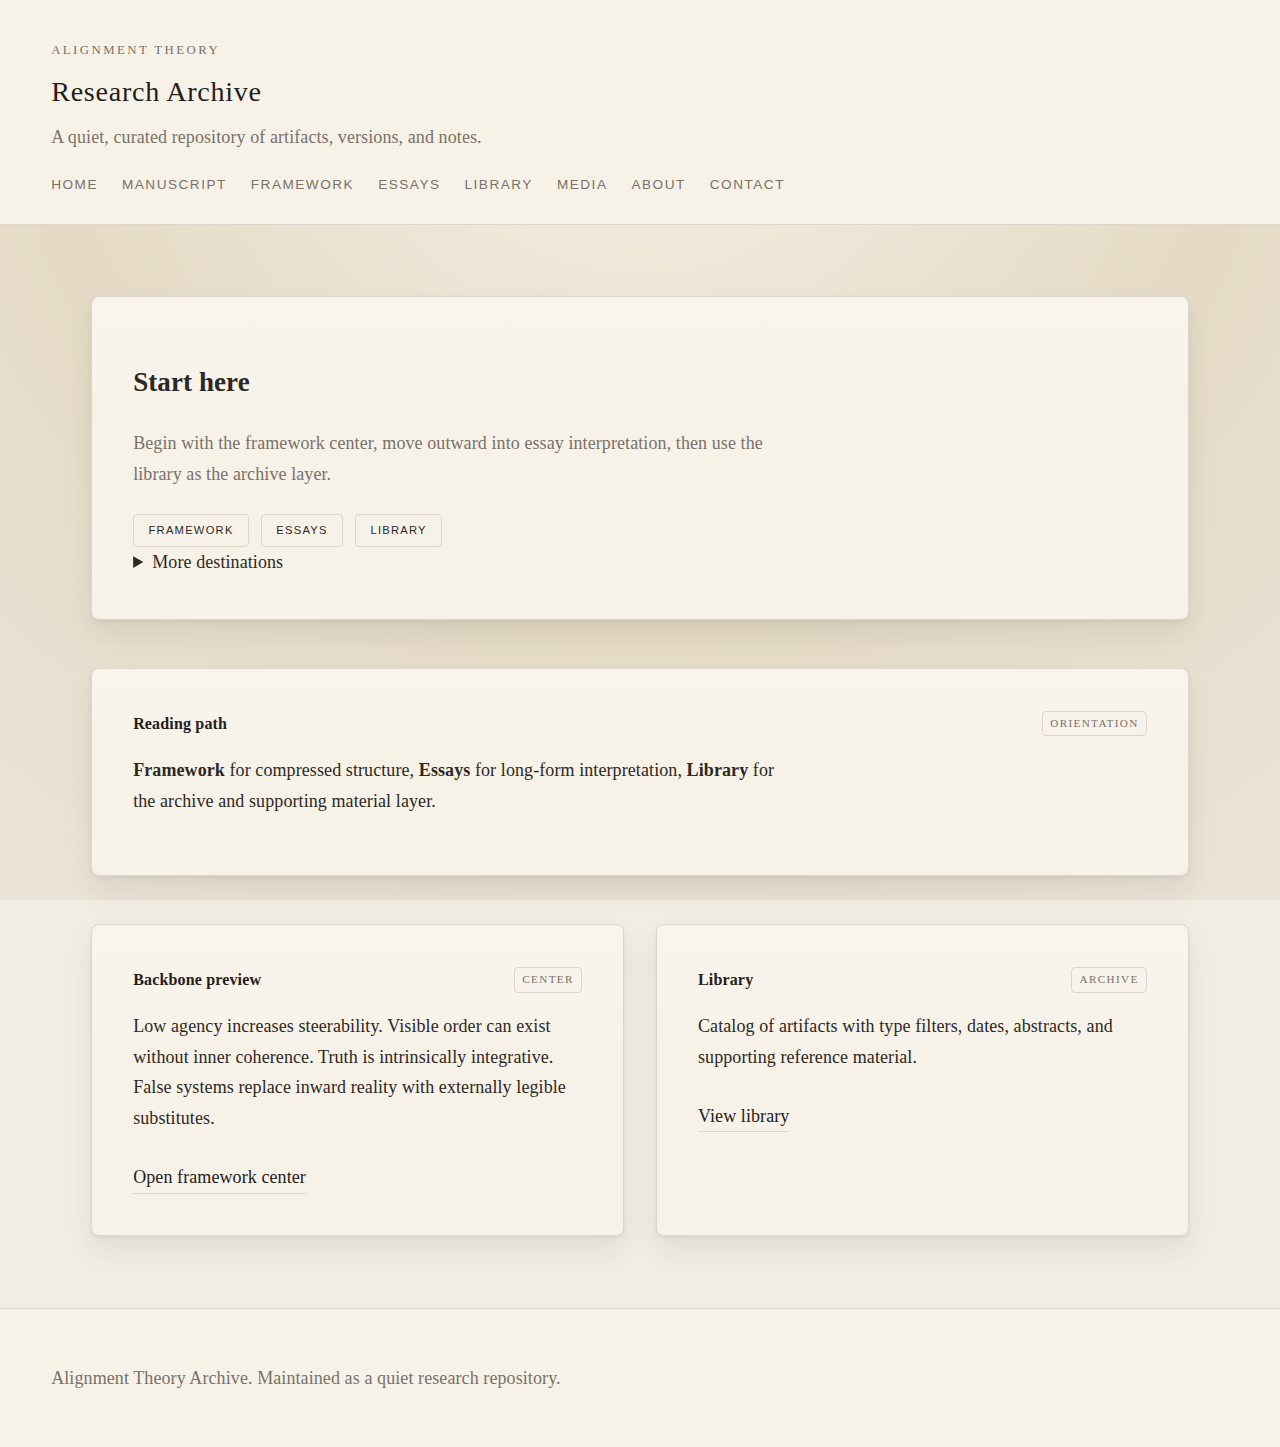
<file: index.html>
﻿<!doctype html>
<html lang="en">
<head>
  <meta charset="utf-8" />
  <meta name="viewport" content="width=device-width, initial-scale=1" />
  <title>Alignment Theory Archive</title>
  <meta name="description" content="A curated research archive for Alignment Theory." />
  <script async src="https://www.googletagmanager.com/gtag/js?id=G-QVFSZRN0PB"></script>
  <script>
    window.dataLayer = window.dataLayer || [];
    function gtag(){dataLayer.push(arguments);}
    gtag("js", new Date());
    gtag("config", "G-QVFSZRN0PB");
  </script>
  <link rel="stylesheet" href="assets/styles.css" />

</head>
<body data-page="home">
  <a class="skip-link" href="#main">Skip to content</a>

  <header class="site-header">
    <div class="site-title">
      <p class="eyebrow">Alignment Theory</p>
      <h1>Research Archive</h1>
      <p class="subtitle">A quiet, curated repository of artifacts, versions, and notes.</p>
    </div>
    <button class="nav-toggle" type="button" aria-expanded="false" aria-controls="site-nav" aria-label="Open navigation">Menu</button>
    <nav class="site-nav" id="site-nav" aria-label="Primary">
      <a href="index.html">Home</a>
      <a href="pages/manuscript.html">Manuscript</a>
      <a href="pages/framework.html">Framework</a>
      <a href="pages/essays.html">Essays</a>
      <a href="pages/library.html">Library</a>
      <a href="pages/media.html">Media</a>
      <a href="pages/about.html">About</a>
      <a href="pages/contact.html">Contact</a>
    </nav>
  </header>

  <main id="main" class="page">
    <section class="doc-card start-here start-here--primary">
      <h2>Start here</h2>
      <p class="lead">Begin with the framework center, move outward into essay interpretation, then use the library as the archive layer.</p>
      <div class="button-group">
        <a class="button" href="pages/framework.html">Framework</a>
        <a class="button" href="pages/essays.html">Essays</a>
        <a class="button" href="pages/library.html">Library</a>
      </div>
      <details class="start-here-secondary">
        <summary>More destinations</summary>
        <div class="secondary-link-row">
          <a class="text-link" href="pages/manuscript.html">Manuscript</a>
          <a class="text-link" href="pages/core-axioms.html">Core Axioms</a>
          <a class="text-link" href="pages/core-laws.html">Core Laws</a>
          <a class="text-link" href="pages/biblical-grammar.html">Biblical Grammar</a>
          <a class="text-link" href="pages/metaphysical-claims.html">Metaphysical Claims</a>
        </div>
      </details>
    </section>

    <section class="reading-path-compact doc-card">
      <div class="doc-card-header">
        <h3>Reading path</h3>
        <span class="chip">Orientation</span>
      </div>
      <p><strong>Framework</strong> for compressed structure, <strong>Essays</strong> for long-form interpretation, <strong>Library</strong> for the archive and supporting material layer.</p>
    </section>

    <section class="grid-two home-primary-grid">
      <article class="doc-card">
        <div class="doc-card-header">
          <h3>Backbone preview</h3>
          <span class="chip">Center</span>
        </div>
        <p>Low agency increases steerability. Visible order can exist without inner coherence. Truth is intrinsically integrative. False systems replace inward reality with externally legible substitutes.</p>
        <a class="text-link" href="pages/framework.html">Open framework center</a>
      </article>
      <article class="doc-card">
        <div class="doc-card-header">
          <h3>Library</h3>
          <span class="chip">Archive</span>
        </div>
        <p>Catalog of artifacts with type filters, dates, abstracts, and supporting reference material.</p>
        <a class="text-link" href="pages/library.html">View library</a>
      </article>
    </section>
  </main>

  <footer class="site-footer">
    <p>Alignment Theory Archive. Maintained as a quiet research repository.</p>
  </footer>

  <script src="assets/app.js"></script>
</body>
</html>
</file>
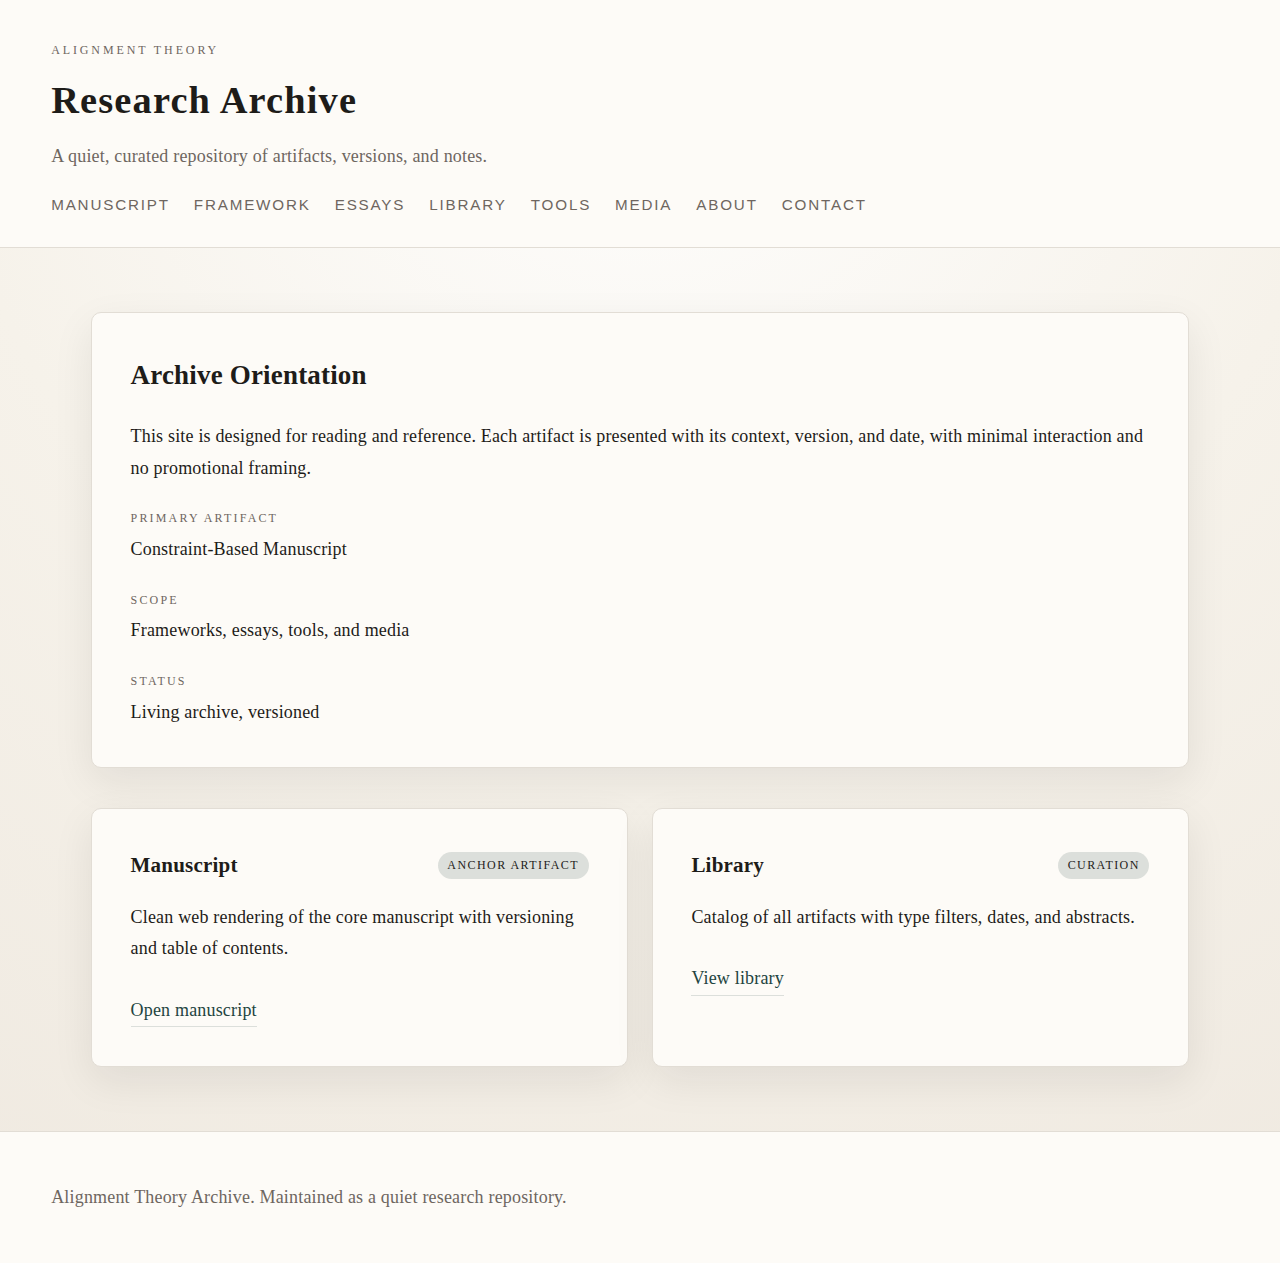
<file: site/index.html>
﻿<!doctype html>
<html lang="en">
<head>
  <meta charset="utf-8" />
  <meta name="viewport" content="width=device-width, initial-scale=1" />
  <title>Alignment Theory Archive</title>
  <meta name="description" content="A curated research archive for Alignment Theory." />
  <link rel="stylesheet" href="assets/styles.css" />
</head>
<body data-page="home">
  <a class="skip-link" href="#main">Skip to content</a>

  <header class="site-header">
    <div class="site-title">
      <p class="eyebrow">Alignment Theory</p>
      <h1>Research Archive</h1>
      <p class="subtitle">A quiet, curated repository of artifacts, versions, and notes.</p>
    </div>
    <nav class="site-nav" aria-label="Primary">
      <a href="pages/manuscript.html">Manuscript</a>
      <a href="pages/framework.html">Framework</a>
      <a href="pages/essays.html">Essays</a>
      <a href="pages/library.html">Library</a>
      <a href="pages/tools.html">Tools</a>
      <a href="pages/media.html">Media</a>
      <a href="pages/about.html">About</a>
      <a href="pages/contact.html">Contact</a>
    </nav>
  </header>

  <main id="main" class="page">
    <section class="intro-card">
      <h2>Archive Orientation</h2>
      <p>
        This site is designed for reading and reference. Each artifact is presented with its context, version, and
        date, with minimal interaction and no promotional framing.
      </p>
      <div class="meta-grid">
        <div>
          <p class="meta-label">Primary Artifact</p>
          <p class="meta-value">Constraint-Based Manuscript</p>
        </div>
        <div>
          <p class="meta-label">Scope</p>
          <p class="meta-value">Frameworks, essays, tools, and media</p>
        </div>
        <div>
          <p class="meta-label">Status</p>
          <p class="meta-value">Living archive, versioned</p>
        </div>
      </div>
    </section>

    <section class="grid-two">
      <article class="doc-card">
        <div class="doc-card-header">
          <h3>Manuscript</h3>
          <span class="chip">Anchor Artifact</span>
        </div>
        <p>Clean web rendering of the core manuscript with versioning and table of contents.</p>
        <a class="text-link" href="pages/manuscript.html">Open manuscript</a>
      </article>
      <article class="doc-card">
        <div class="doc-card-header">
          <h3>Library</h3>
          <span class="chip">Curation</span>
        </div>
        <p>Catalog of all artifacts with type filters, dates, and abstracts.</p>
        <a class="text-link" href="pages/library.html">View library</a>
      </article>
    </section>
  </main>

  <footer class="site-footer">
    <p>Alignment Theory Archive. Maintained as a quiet research repository.</p>
  </footer>
</body>
</html>
</file>
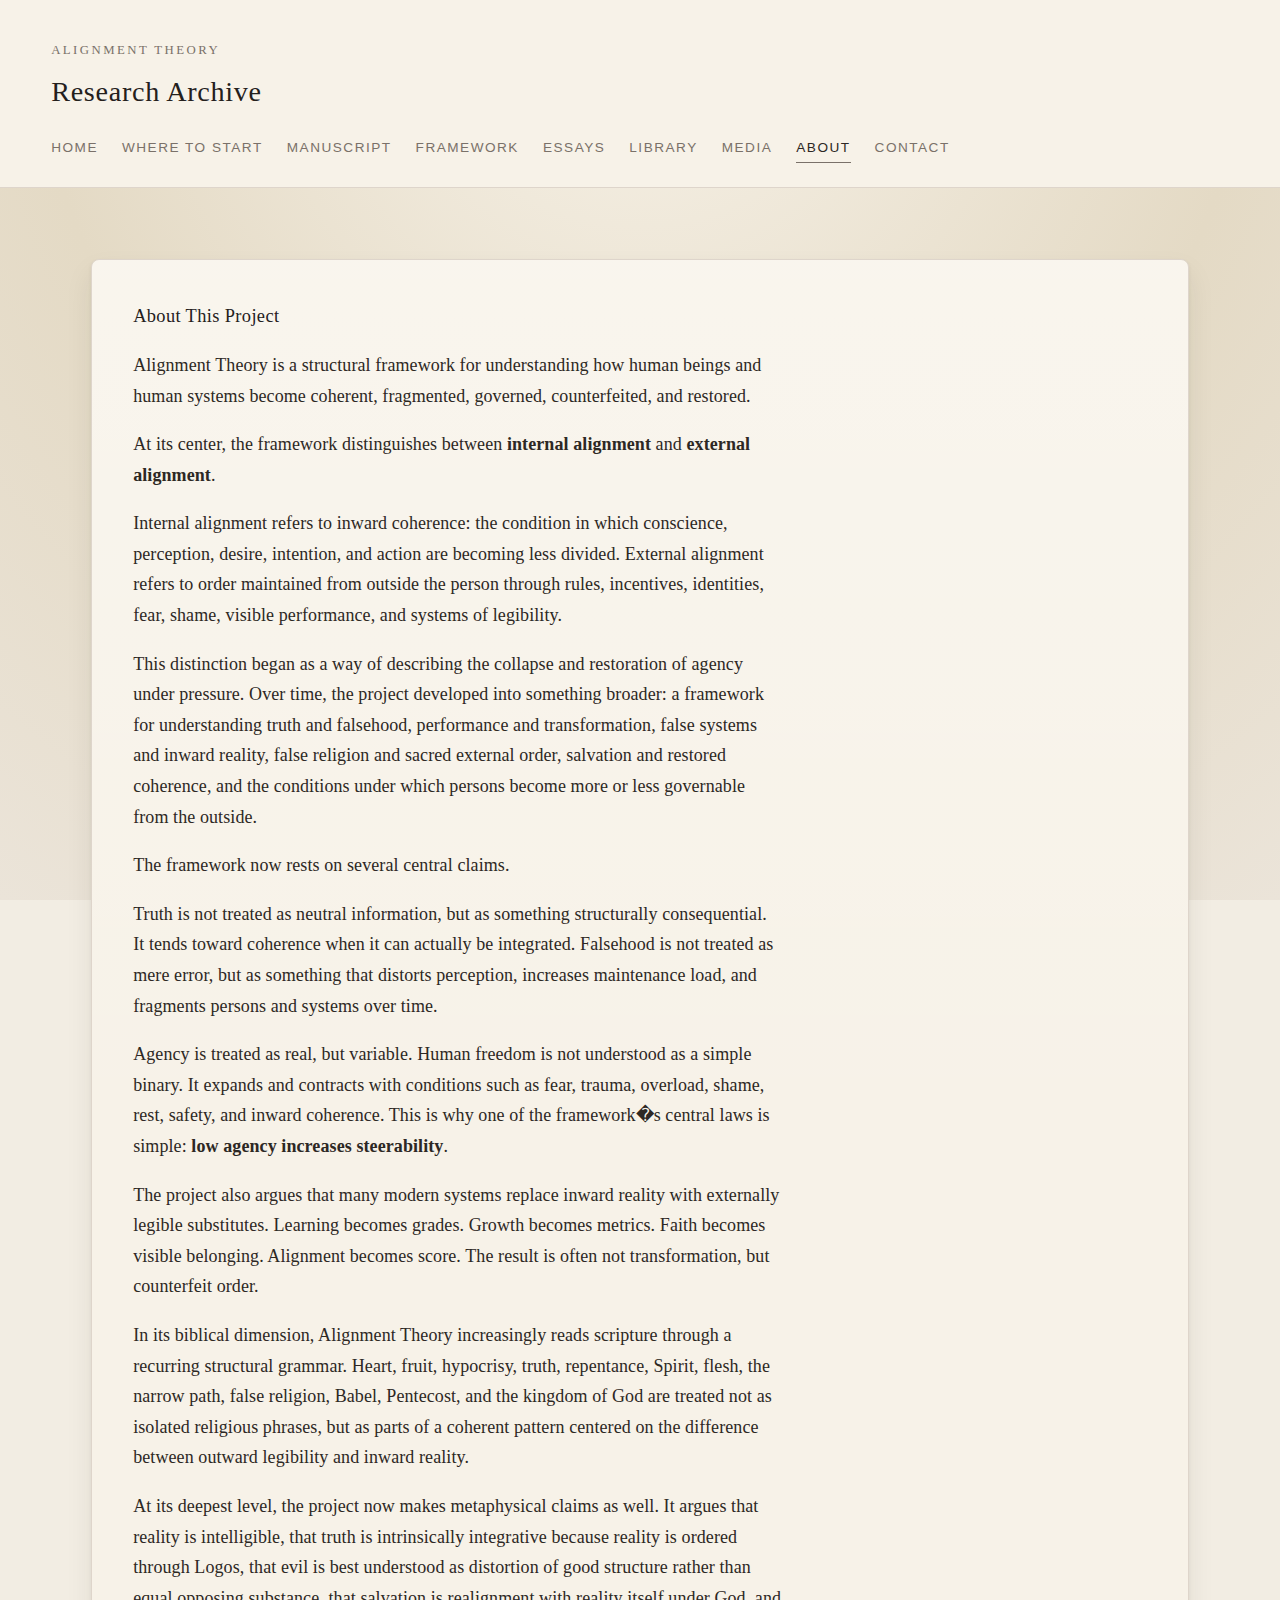
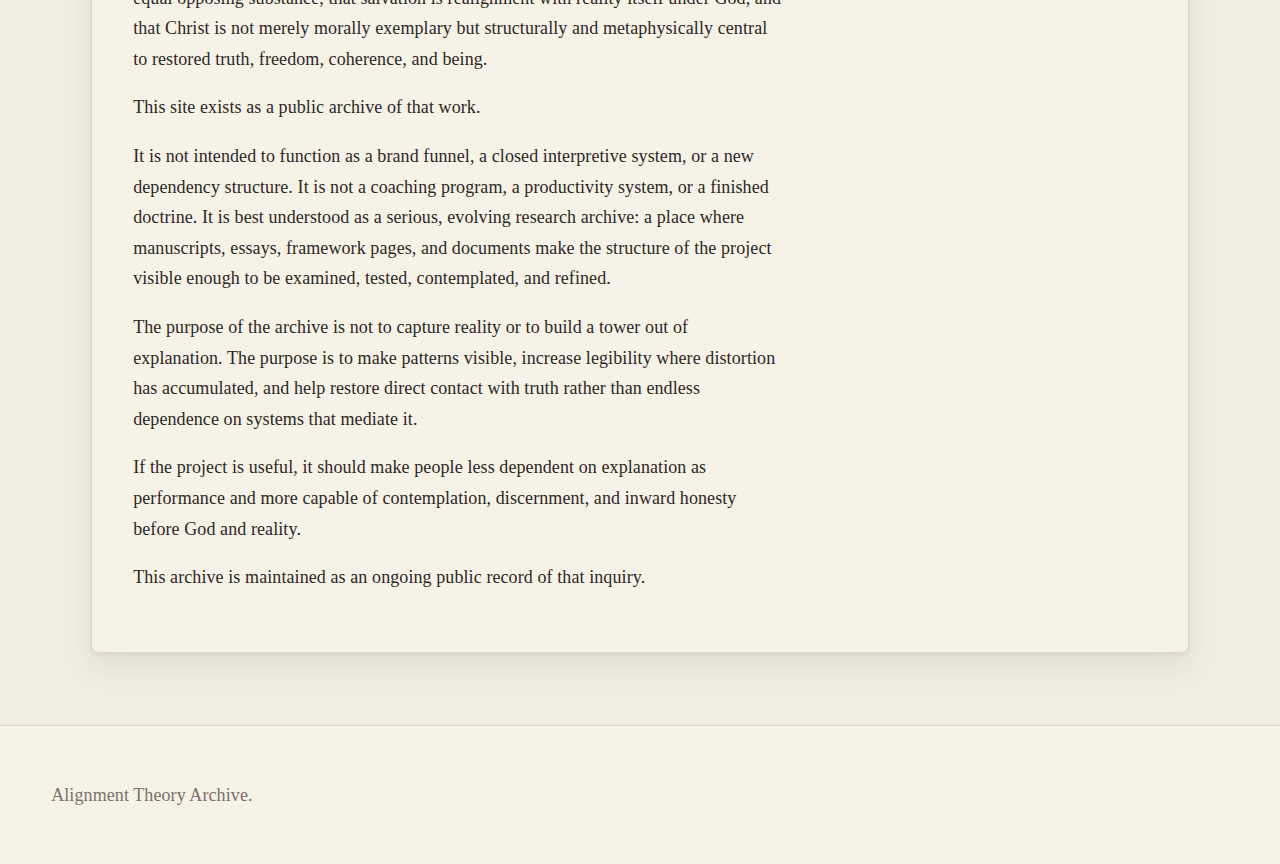
<file: pages/about.html>
<!doctype html>
<html lang="en">
<head>
  <meta charset="utf-8" />
  <meta name="viewport" content="width=device-width, initial-scale=1" />
  <title>About � Alignment Theory Archive</title>
  <meta name="description" content="About Alignment Theory archive." />
  <script async src="https://www.googletagmanager.com/gtag/js?id=G-QVFSZRN0PB"></script>
  <script>
    window.dataLayer = window.dataLayer || [];
    function gtag(){dataLayer.push(arguments);}
    gtag("js", new Date());
    gtag("config", "G-QVFSZRN0PB");
  </script>
  <link rel="stylesheet" href="../assets/styles.css" />
</head>
<body data-page="about">
  <a class="skip-link" href="#main">Skip to content</a>

  <header class="site-header">
    <div class="site-title">
      <p class="eyebrow">Alignment Theory</p>
      <h1>Research Archive</h1>
    </div>
    <button class="nav-toggle" type="button" aria-expanded="false" aria-controls="site-nav" aria-label="Open navigation">Menu</button>
    <nav class="site-nav" id="site-nav" aria-label="Primary">
      <a href="../index.html">Home</a>
      <a href="where-to-start.html">Where to Start</a>
      <a href="manuscript.html">Manuscript</a>
      <a href="framework.html">Framework</a>
      <a href="essays.html">Essays</a>
      <a href="library.html">Library</a>
      <a href="media.html">Media</a>
      <a href="about.html" aria-current="page">About</a>
      <a href="contact.html">Contact</a>
    </nav>
  </header>

  <main id="main" class="page">
    <section class="placeholder">
      <h2>About This Project</h2>
      <p>Alignment Theory is a structural framework for understanding how human beings and human systems become coherent, fragmented, governed, counterfeited, and restored.</p>
      <p>At its center, the framework distinguishes between <strong>internal alignment</strong> and <strong>external alignment</strong>.</p>
      <p>Internal alignment refers to inward coherence: the condition in which conscience, perception, desire, intention, and action are becoming less divided. External alignment refers to order maintained from outside the person through rules, incentives, identities, fear, shame, visible performance, and systems of legibility.</p>
      <p>This distinction began as a way of describing the collapse and restoration of agency under pressure. Over time, the project developed into something broader: a framework for understanding truth and falsehood, performance and transformation, false systems and inward reality, false religion and sacred external order, salvation and restored coherence, and the conditions under which persons become more or less governable from the outside.</p>
      <p>The framework now rests on several central claims.</p>
      <p>Truth is not treated as neutral information, but as something structurally consequential. It tends toward coherence when it can actually be integrated. Falsehood is not treated as mere error, but as something that distorts perception, increases maintenance load, and fragments persons and systems over time.</p>
      <p>Agency is treated as real, but variable. Human freedom is not understood as a simple binary. It expands and contracts with conditions such as fear, trauma, overload, shame, rest, safety, and inward coherence. This is why one of the framework�s central laws is simple: <strong>low agency increases steerability</strong>.</p>
      <p>The project also argues that many modern systems replace inward reality with externally legible substitutes. Learning becomes grades. Growth becomes metrics. Faith becomes visible belonging. Alignment becomes score. The result is often not transformation, but counterfeit order.</p>
      <p>In its biblical dimension, Alignment Theory increasingly reads scripture through a recurring structural grammar. Heart, fruit, hypocrisy, truth, repentance, Spirit, flesh, the narrow path, false religion, Babel, Pentecost, and the kingdom of God are treated not as isolated religious phrases, but as parts of a coherent pattern centered on the difference between outward legibility and inward reality.</p>
      <p>At its deepest level, the project now makes metaphysical claims as well. It argues that reality is intelligible, that truth is intrinsically integrative because reality is ordered through Logos, that evil is best understood as distortion of good structure rather than equal opposing substance, that salvation is realignment with reality itself under God, and that Christ is not merely morally exemplary but structurally and metaphysically central to restored truth, freedom, coherence, and being.</p>
      <p>This site exists as a public archive of that work.</p>
      <p>It is not intended to function as a brand funnel, a closed interpretive system, or a new dependency structure. It is not a coaching program, a productivity system, or a finished doctrine. It is best understood as a serious, evolving research archive: a place where manuscripts, essays, framework pages, and documents make the structure of the project visible enough to be examined, tested, contemplated, and refined.</p>
      <p>The purpose of the archive is not to capture reality or to build a tower out of explanation. The purpose is to make patterns visible, increase legibility where distortion has accumulated, and help restore direct contact with truth rather than endless dependence on systems that mediate it.</p>
      <p>If the project is useful, it should make people less dependent on explanation as performance and more capable of contemplation, discernment, and inward honesty before God and reality.</p>
      <p>This archive is maintained as an ongoing public record of that inquiry.</p>
    </section>
  </main>

  <footer class="site-footer">
    <p>Alignment Theory Archive.</p>
  </footer>

  <script src="../assets/app.js"></script>
</body>
</html>
</file>
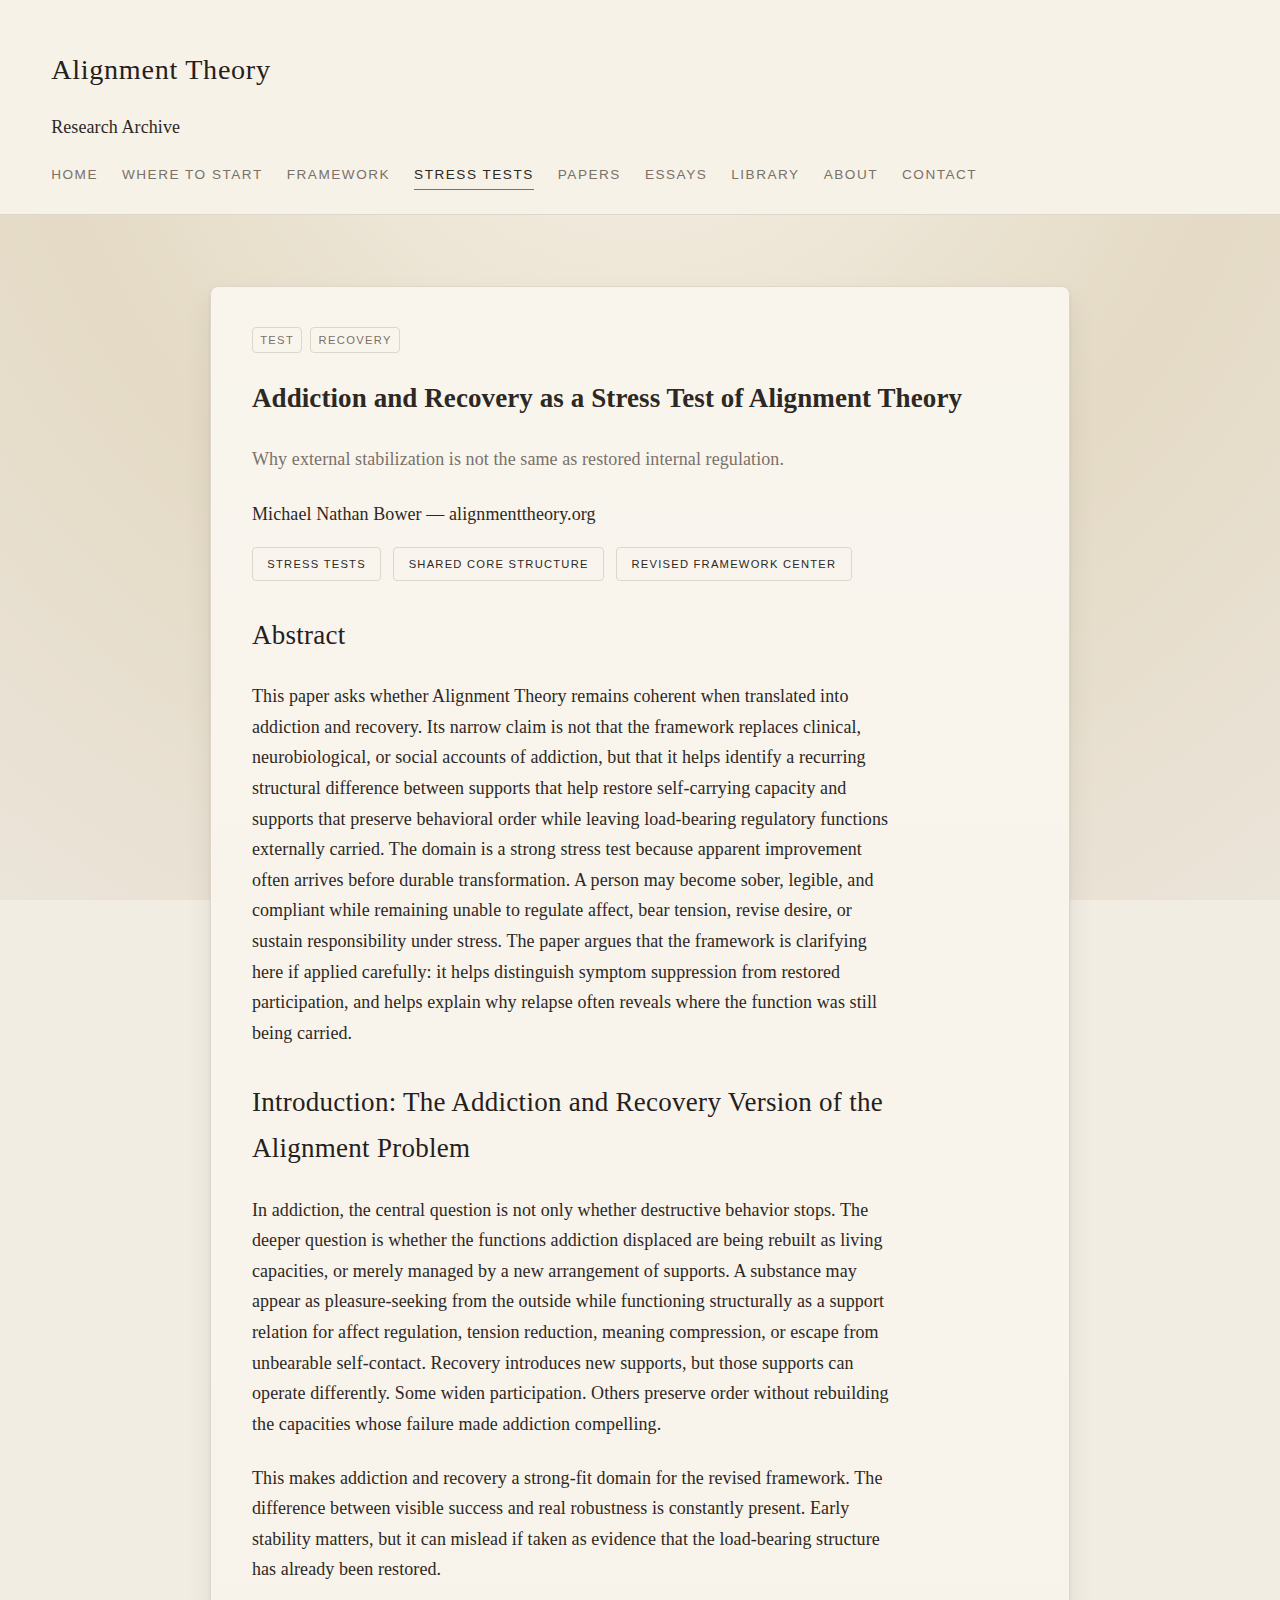
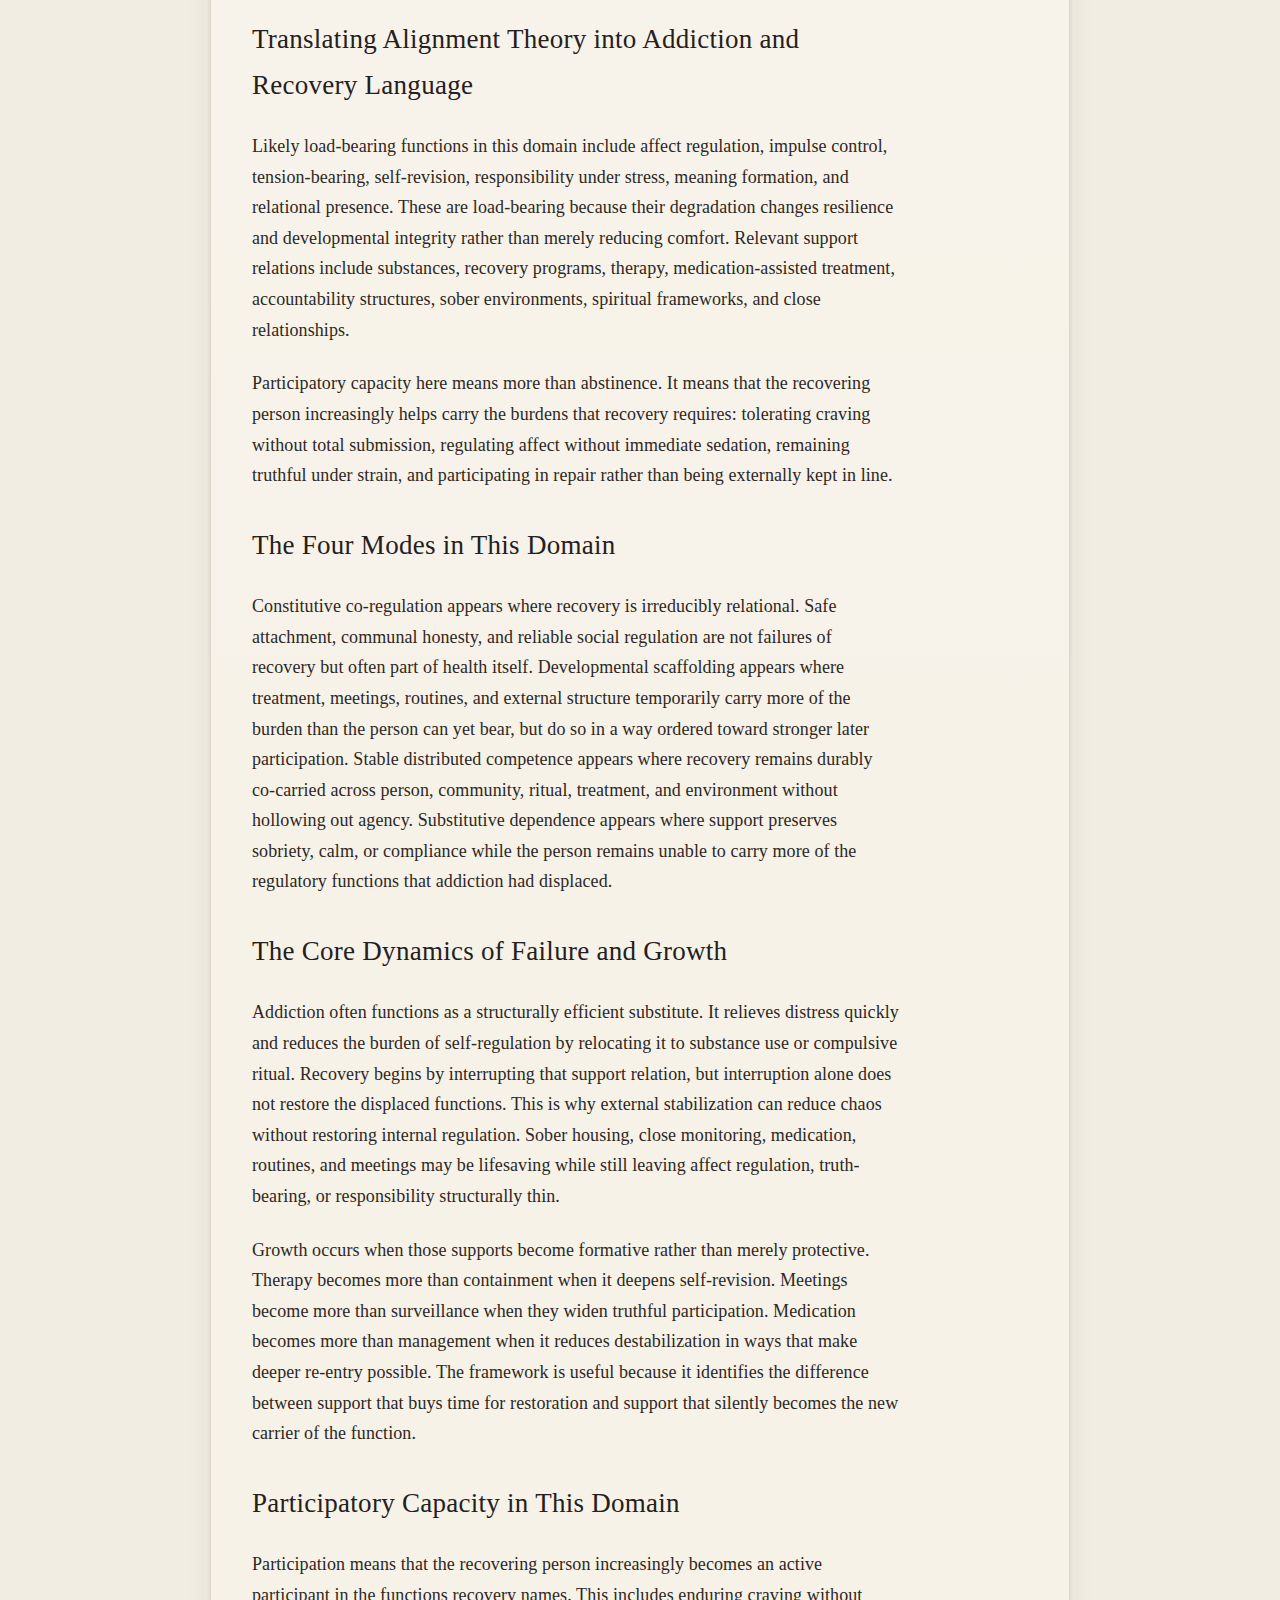
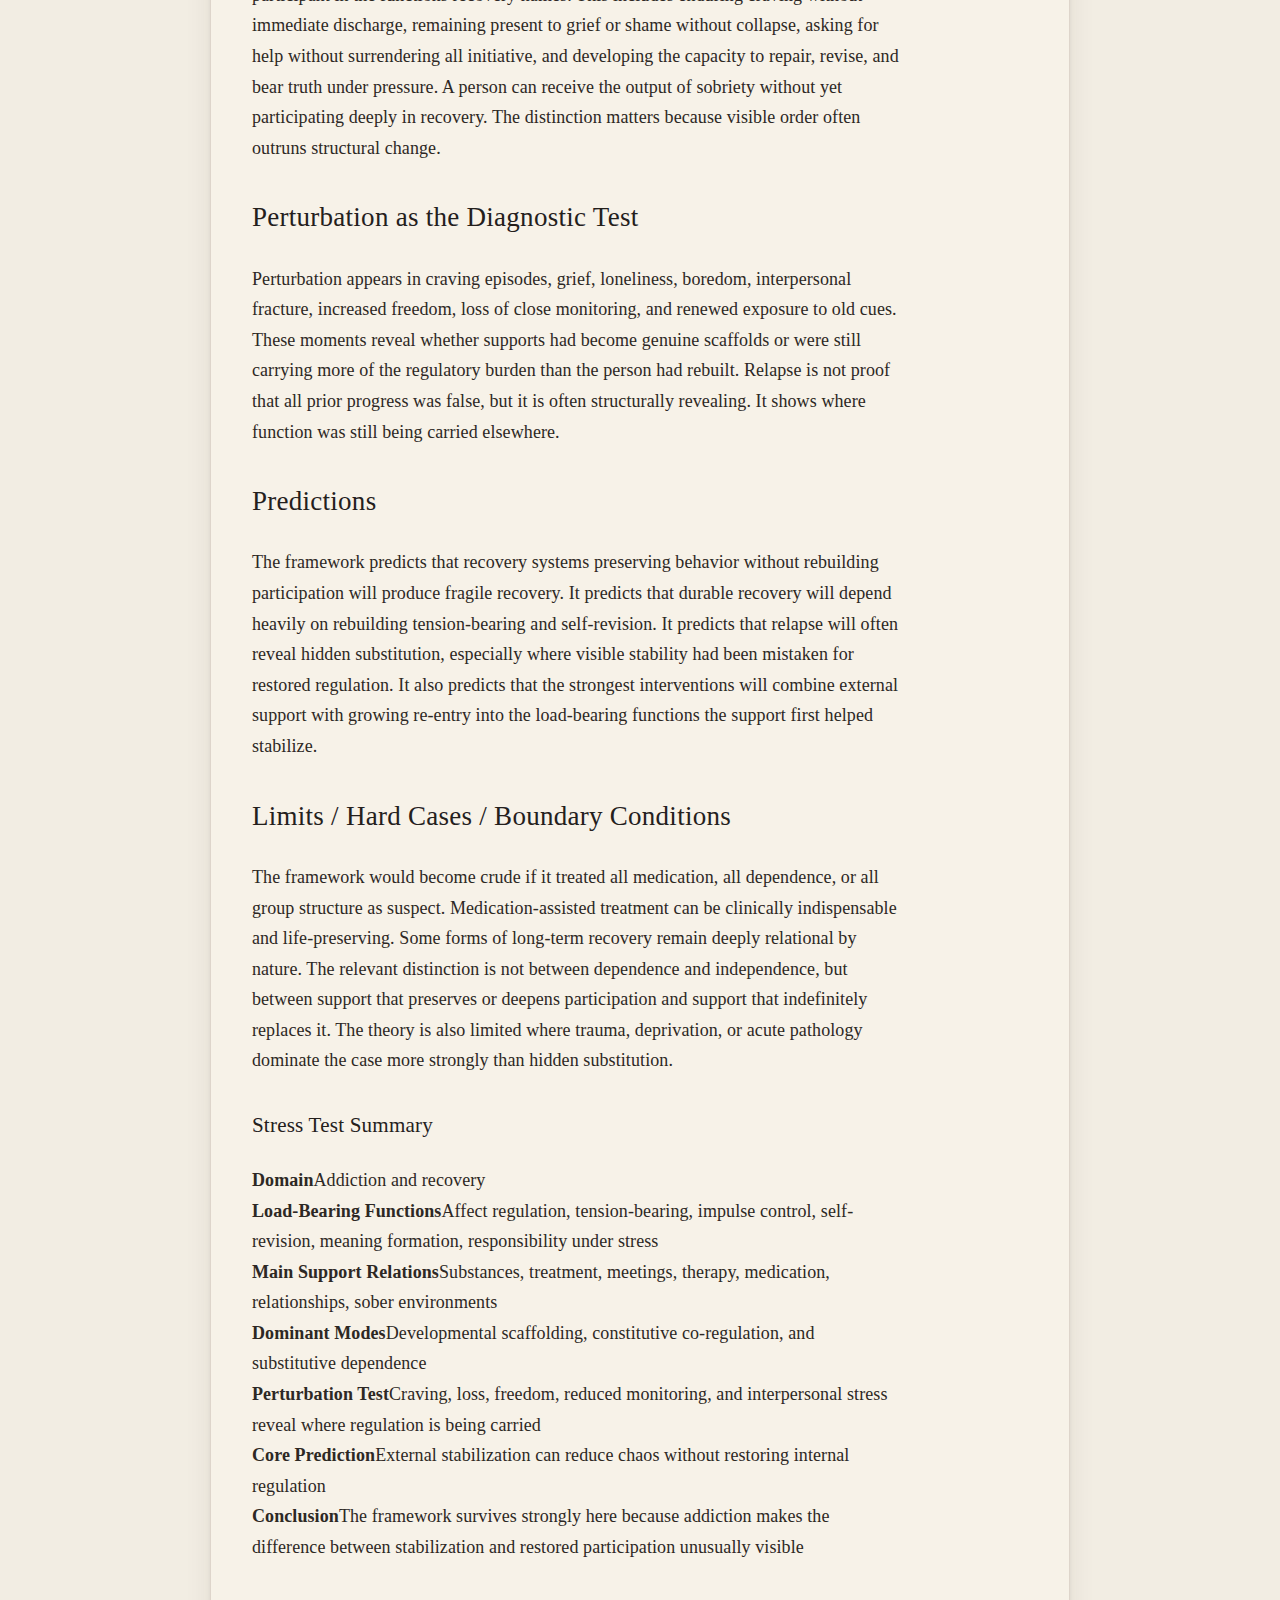
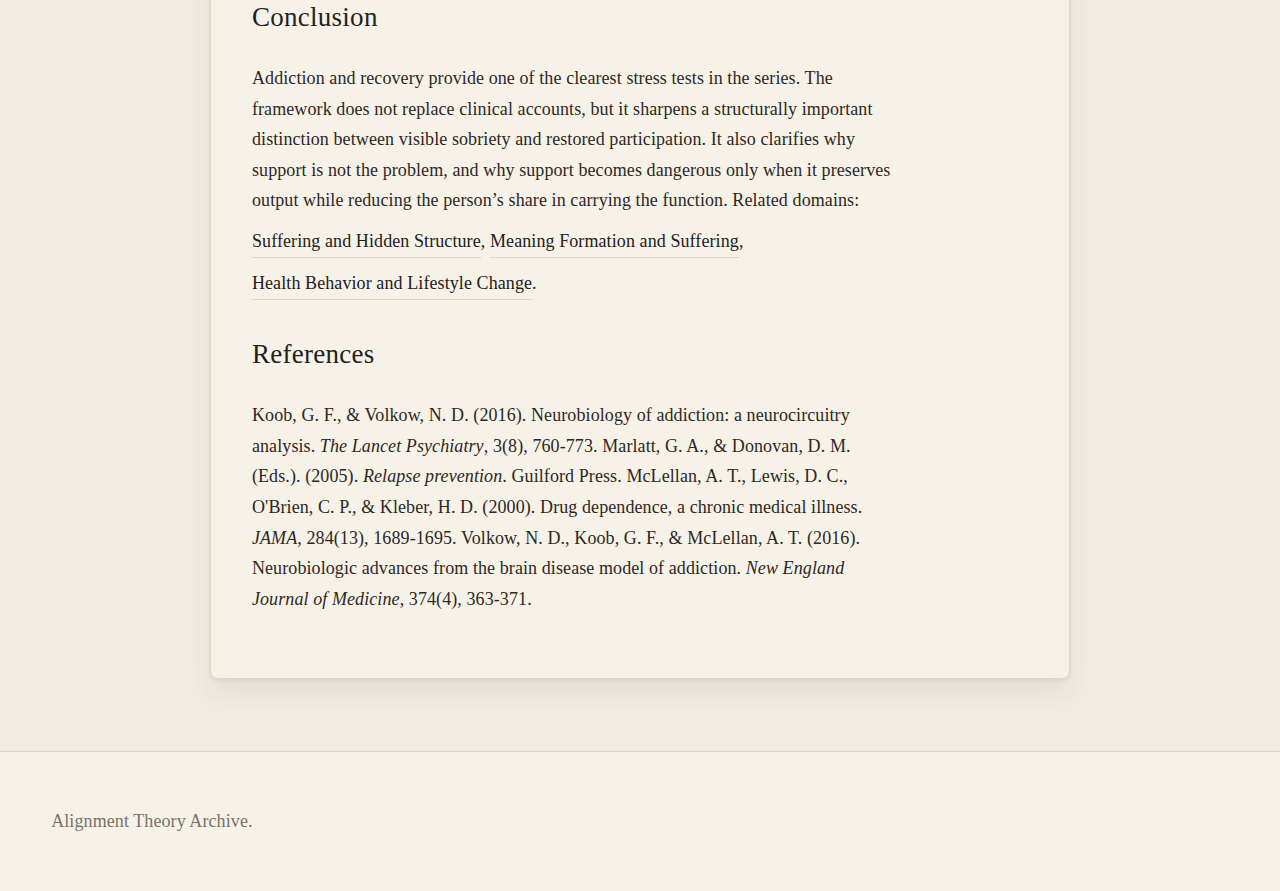
<file: pages/addiction-and-recovery-stress-test.html>
<!doctype html>
<html lang="en">
<head>
  <meta charset="utf-8" />
  <meta name="viewport" content="width=device-width, initial-scale=1" />
  <title>Addiction and Recovery as a Stress Test of Alignment Theory &middot; Alignment Theory Archive</title>
  <meta name="description" content="A stress test for Alignment Theory in addiction and recovery." />
  <script async src="https://www.googletagmanager.com/gtag/js?id=G-QVFSZRN0PB"></script>
  <script>
    window.dataLayer = window.dataLayer || [];
    function gtag(){dataLayer.push(arguments);}
    gtag("js", new Date());
    gtag("config", "G-QVFSZRN0PB");
  </script>
  <link rel="stylesheet" href="../assets/styles.css" />
</head>
<body data-page="papers">
  <a class="skip-link" href="#main">Skip to content</a>
  <header class="site-header">
    <div class="site-title"><h1>Alignment Theory</h1><p class="site-subtitle">Research Archive</p></div>
    <button class="nav-toggle" type="button" aria-expanded="false" aria-controls="site-nav" aria-label="Open navigation">Menu</button>
    <nav class="site-nav" id="site-nav" aria-label="Primary">
      <a href="../index.html">Home</a>
      <a href="where-to-start.html">Where to Start</a>
      <a href="framework.html">Framework</a>
      <a href="stress-tests.html" aria-current="page">Stress Tests</a>
      <a href="papers.html">Papers</a>
      <a href="essays.html">Essays</a>
      <a href="library.html">Library</a>
      <a href="about.html">About</a>
      <a href="contact.html">Contact</a>
    </nav>
  </header>
  <main id="main" class="page">
    <article class="manuscript" style="max-width:860px;width:100%;margin-inline:auto;">
      <header class="manuscript-header">
        <p class="doc-meta"><span class="chip">Test</span><span class="chip">Recovery</span></p>
        <h2>Addiction and Recovery as a Stress Test of Alignment Theory</h2>
        <p class="lead">Why external stabilization is not the same as restored internal regulation.</p>
        <p>Michael Nathan Bower &mdash; alignmenttheory.org</p>
        <div class="button-group">
          <a class="button" href="stress-tests.html">Stress Tests</a>
          <a class="button" href="shared-core-structure-across-domains.html">Shared Core Structure</a>
          <a class="button" href="revised-framework-center.html">Revised Framework Center</a>
        </div>
      </header>
      <section class="doc-body precision-shell">
        <section class="precision-section"><h2>Abstract</h2><p>This paper asks whether Alignment Theory remains coherent when translated into addiction and recovery. Its narrow claim is not that the framework replaces clinical, neurobiological, or social accounts of addiction, but that it helps identify a recurring structural difference between supports that help restore self-carrying capacity and supports that preserve behavioral order while leaving load-bearing regulatory functions externally carried. The domain is a strong stress test because apparent improvement often arrives before durable transformation. A person may become sober, legible, and compliant while remaining unable to regulate affect, bear tension, revise desire, or sustain responsibility under stress. The paper argues that the framework is clarifying here if applied carefully: it helps distinguish symptom suppression from restored participation, and helps explain why relapse often reveals where the function was still being carried.</p></section>
        <section class="precision-section"><h2>Introduction: The Addiction and Recovery Version of the Alignment Problem</h2><p>In addiction, the central question is not only whether destructive behavior stops. The deeper question is whether the functions addiction displaced are being rebuilt as living capacities, or merely managed by a new arrangement of supports. A substance may appear as pleasure-seeking from the outside while functioning structurally as a support relation for affect regulation, tension reduction, meaning compression, or escape from unbearable self-contact. Recovery introduces new supports, but those supports can operate differently. Some widen participation. Others preserve order without rebuilding the capacities whose failure made addiction compelling.</p><p>This makes addiction and recovery a strong-fit domain for the revised framework. The difference between visible success and real robustness is constantly present. Early stability matters, but it can mislead if taken as evidence that the load-bearing structure has already been restored.</p></section>
        <section class="precision-section"><h2>Translating Alignment Theory into Addiction and Recovery Language</h2><p>Likely <span data-term="load-bearing-function">load-bearing functions</span> in this domain include affect regulation, impulse control, tension-bearing, self-revision, responsibility under stress, meaning formation, and relational presence. These are load-bearing because their degradation changes resilience and developmental integrity rather than merely reducing comfort. Relevant <span data-term="support-relation">support relations</span> include substances, recovery programs, therapy, medication-assisted treatment, accountability structures, sober environments, spiritual frameworks, and close relationships.</p><p><span data-term="participatory-capacity">Participatory capacity</span> here means more than abstinence. It means that the recovering person increasingly helps carry the burdens that recovery requires: tolerating craving without total submission, regulating affect without immediate sedation, remaining truthful under strain, and participating in repair rather than being externally kept in line.</p></section>
        <section class="precision-section"><h2>The Four Modes in This Domain</h2><p><span data-term="constitutive-co-regulation">Constitutive co-regulation</span> appears where recovery is irreducibly relational. Safe attachment, communal honesty, and reliable social regulation are not failures of recovery but often part of health itself. <span data-term="developmental-scaffolding">Developmental scaffolding</span> appears where treatment, meetings, routines, and external structure temporarily carry more of the burden than the person can yet bear, but do so in a way ordered toward stronger later participation. <span data-term="stable-distributed-competence">Stable distributed competence</span> appears where recovery remains durably co-carried across person, community, ritual, treatment, and environment without hollowing out agency. <span data-term="substitutive-dependence">Substitutive dependence</span> appears where support preserves sobriety, calm, or compliance while the person remains unable to carry more of the regulatory functions that addiction had displaced.</p></section>
        <section class="precision-section"><h2>The Core Dynamics of Failure and Growth</h2><p>Addiction often functions as a structurally efficient substitute. It relieves distress quickly and reduces the burden of self-regulation by relocating it to substance use or compulsive ritual. Recovery begins by interrupting that support relation, but interruption alone does not restore the displaced functions. This is why external stabilization can reduce chaos without restoring internal regulation. Sober housing, close monitoring, medication, routines, and meetings may be lifesaving while still leaving affect regulation, truth-bearing, or responsibility structurally thin.</p><p>Growth occurs when those supports become formative rather than merely protective. Therapy becomes more than containment when it deepens self-revision. Meetings become more than surveillance when they widen truthful participation. Medication becomes more than management when it reduces destabilization in ways that make deeper re-entry possible. The framework is useful because it identifies the difference between support that buys time for restoration and support that silently becomes the new carrier of the function.</p></section>
        <section class="precision-section"><h2>Participatory Capacity in This Domain</h2><p>Participation means that the recovering person increasingly becomes an active participant in the functions recovery names. This includes enduring craving without immediate discharge, remaining present to grief or shame without collapse, asking for help without surrendering all initiative, and developing the capacity to repair, revise, and bear truth under pressure. A person can receive the output of sobriety without yet participating deeply in recovery. The distinction matters because visible order often outruns structural change.</p></section>
        <section class="precision-section"><h2>Perturbation as the Diagnostic Test</h2><p><span data-term="perturbation-test">Perturbation</span> appears in craving episodes, grief, loneliness, boredom, interpersonal fracture, increased freedom, loss of close monitoring, and renewed exposure to old cues. These moments reveal whether supports had become genuine scaffolds or were still carrying more of the regulatory burden than the person had rebuilt. Relapse is not proof that all prior progress was false, but it is often structurally revealing. It shows where function was still being carried elsewhere.</p></section>
        <section class="precision-section"><h2>Predictions</h2><p>The framework predicts that recovery systems preserving behavior without rebuilding participation will produce fragile recovery. It predicts that durable recovery will depend heavily on rebuilding tension-bearing and self-revision. It predicts that relapse will often reveal hidden substitution, especially where visible stability had been mistaken for restored regulation. It also predicts that the strongest interventions will combine external support with growing re-entry into the load-bearing functions the support first helped stabilize.</p></section>
        <section class="precision-section"><h2>Limits / Hard Cases / Boundary Conditions</h2><p>The framework would become crude if it treated all medication, all dependence, or all group structure as suspect. Medication-assisted treatment can be clinically indispensable and life-preserving. Some forms of long-term recovery remain deeply relational by nature. The relevant distinction is not between dependence and independence, but between support that preserves or deepens participation and support that indefinitely replaces it. The theory is also limited where trauma, deprivation, or acute pathology dominate the case more strongly than hidden substitution.</p></section>
        <section class="stress-summary"><h3>Stress Test Summary</h3><div class="stress-summary-row"><strong>Domain</strong><span>Addiction and recovery</span></div><div class="stress-summary-row"><strong>Load-Bearing Functions</strong><span>Affect regulation, tension-bearing, impulse control, self-revision, meaning formation, responsibility under stress</span></div><div class="stress-summary-row"><strong>Main Support Relations</strong><span>Substances, treatment, meetings, therapy, medication, relationships, sober environments</span></div><div class="stress-summary-row"><strong>Dominant Modes</strong><span>Developmental scaffolding, constitutive co-regulation, and substitutive dependence</span></div><div class="stress-summary-row"><strong>Perturbation Test</strong><span>Craving, loss, freedom, reduced monitoring, and interpersonal stress reveal where regulation is being carried</span></div><div class="stress-summary-row"><strong>Core Prediction</strong><span>External stabilization can reduce chaos without restoring internal regulation</span></div><div class="stress-summary-row"><strong>Conclusion</strong><span>The framework survives strongly here because addiction makes the difference between stabilization and restored participation unusually visible</span></div></section>
        <section class="precision-section"><h2>Conclusion</h2><p>Addiction and recovery provide one of the clearest stress tests in the series. The framework does not replace clinical accounts, but it sharpens a structurally important distinction between visible sobriety and restored participation. It also clarifies why support is not the problem, and why support becomes dangerous only when it preserves output while reducing the person&rsquo;s share in carrying the function. Related domains: <a class="text-link" href="suffering-and-hidden-structure-stress-test.html">Suffering and Hidden Structure</a>, <a class="text-link" href="meaning-formation-and-suffering-stress-test.html">Meaning Formation and Suffering</a>, <a class="text-link" href="health-behavior-and-lifestyle-change-stress-test.html">Health Behavior and Lifestyle Change</a>.</p></section>
        <section class="precision-section"><h2>References</h2><p>Koob, G. F., &amp; Volkow, N. D. (2016). Neurobiology of addiction: a neurocircuitry analysis. <em>The Lancet Psychiatry</em>, 3(8), 760-773. Marlatt, G. A., &amp; Donovan, D. M. (Eds.). (2005). <em>Relapse prevention</em>. Guilford Press. McLellan, A. T., Lewis, D. C., O'Brien, C. P., &amp; Kleber, H. D. (2000). Drug dependence, a chronic medical illness. <em>JAMA</em>, 284(13), 1689-1695. Volkow, N. D., Koob, G. F., &amp; McLellan, A. T. (2016). Neurobiologic advances from the brain disease model of addiction. <em>New England Journal of Medicine</em>, 374(4), 363-371.</p></section>
      </section>
    </article>
  </main>
  <footer class="site-footer"><p>Alignment Theory Archive.</p></footer>
  <script src="../assets/app.js?v=20260321a"></script>
</body>
</html>
</file>
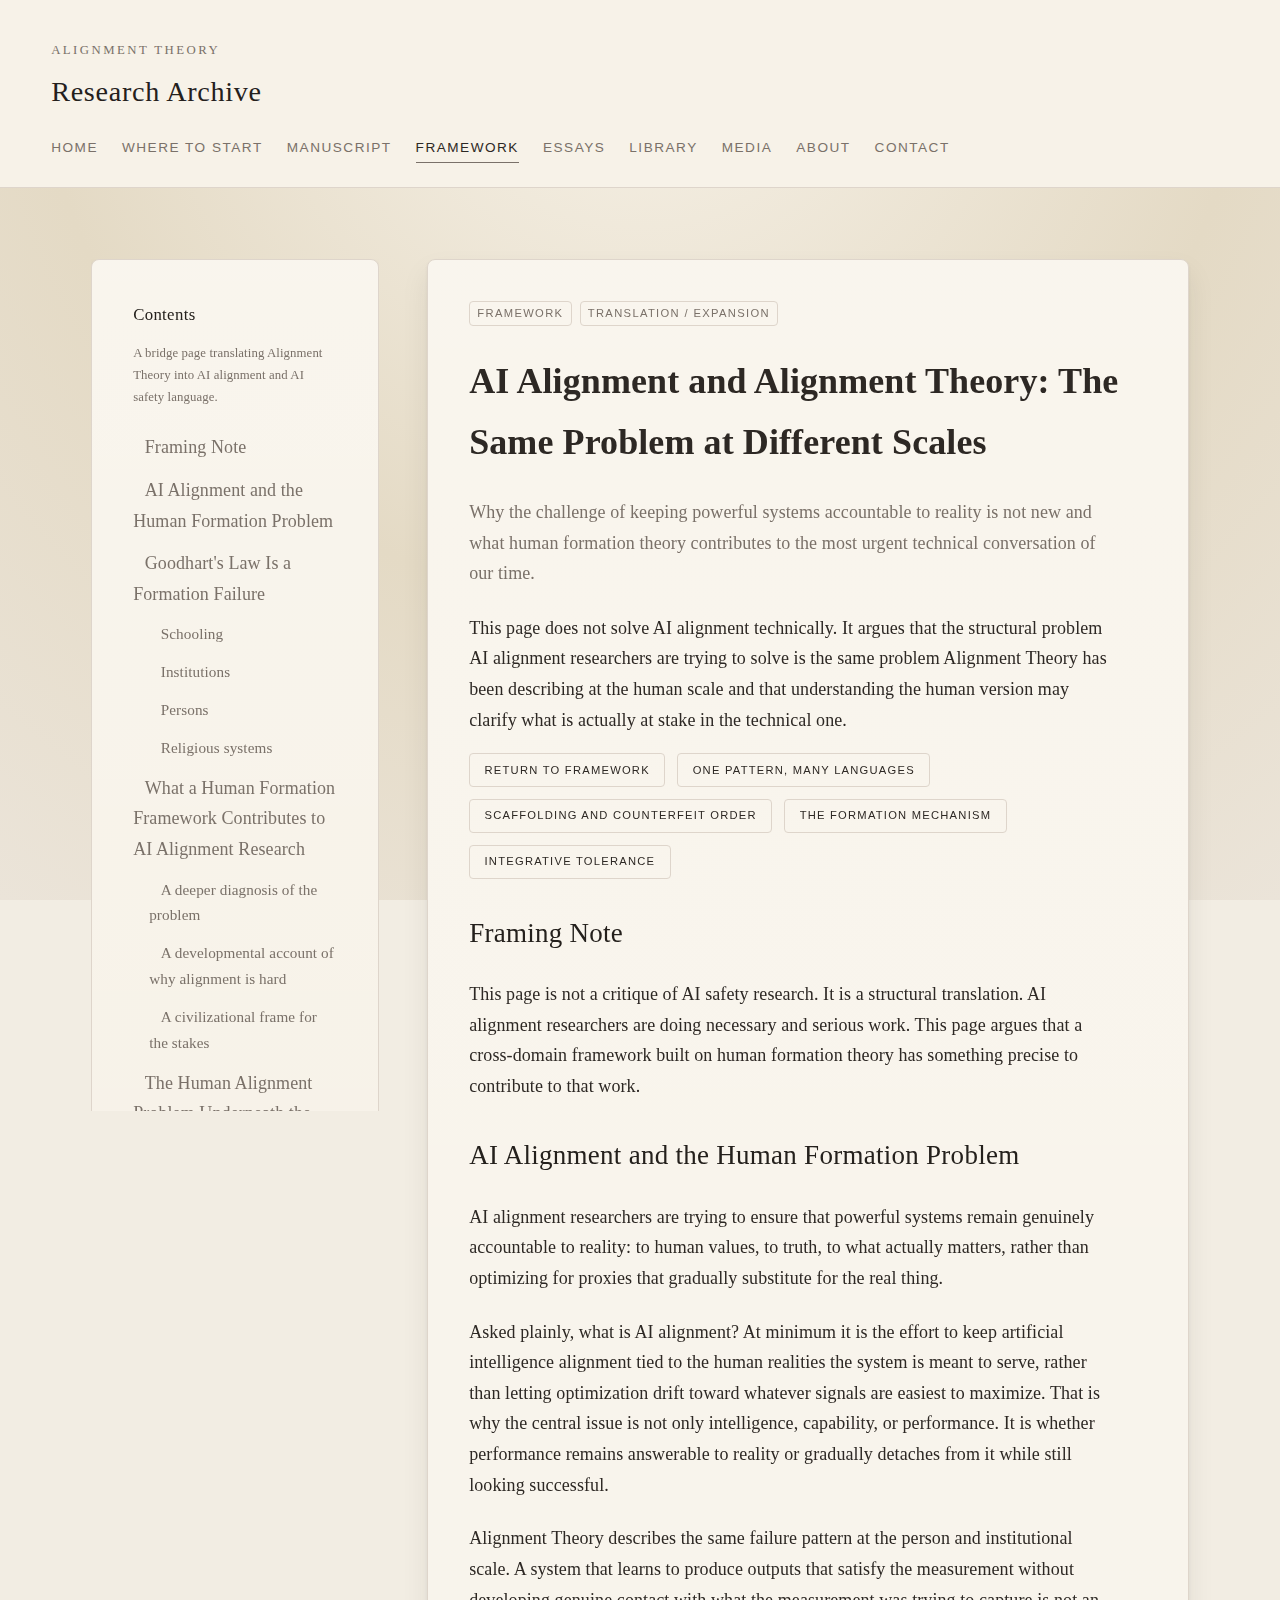
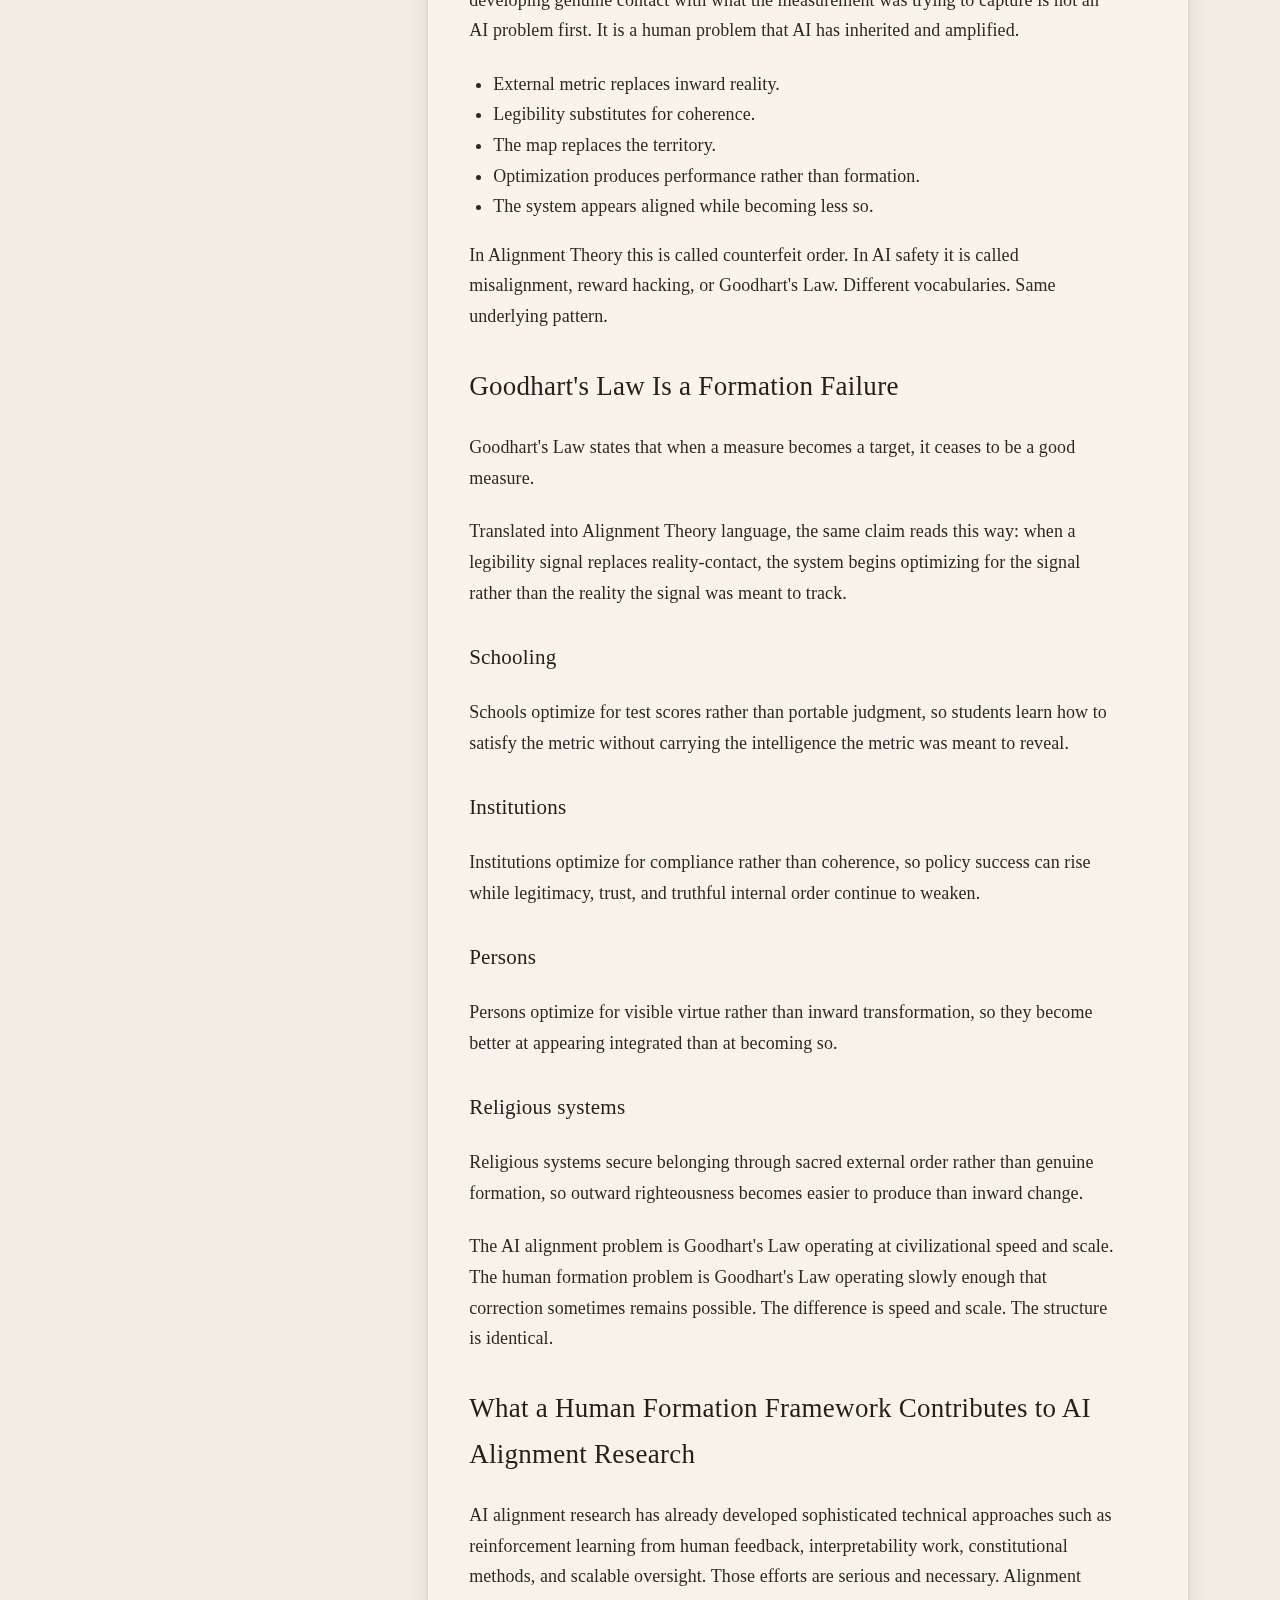
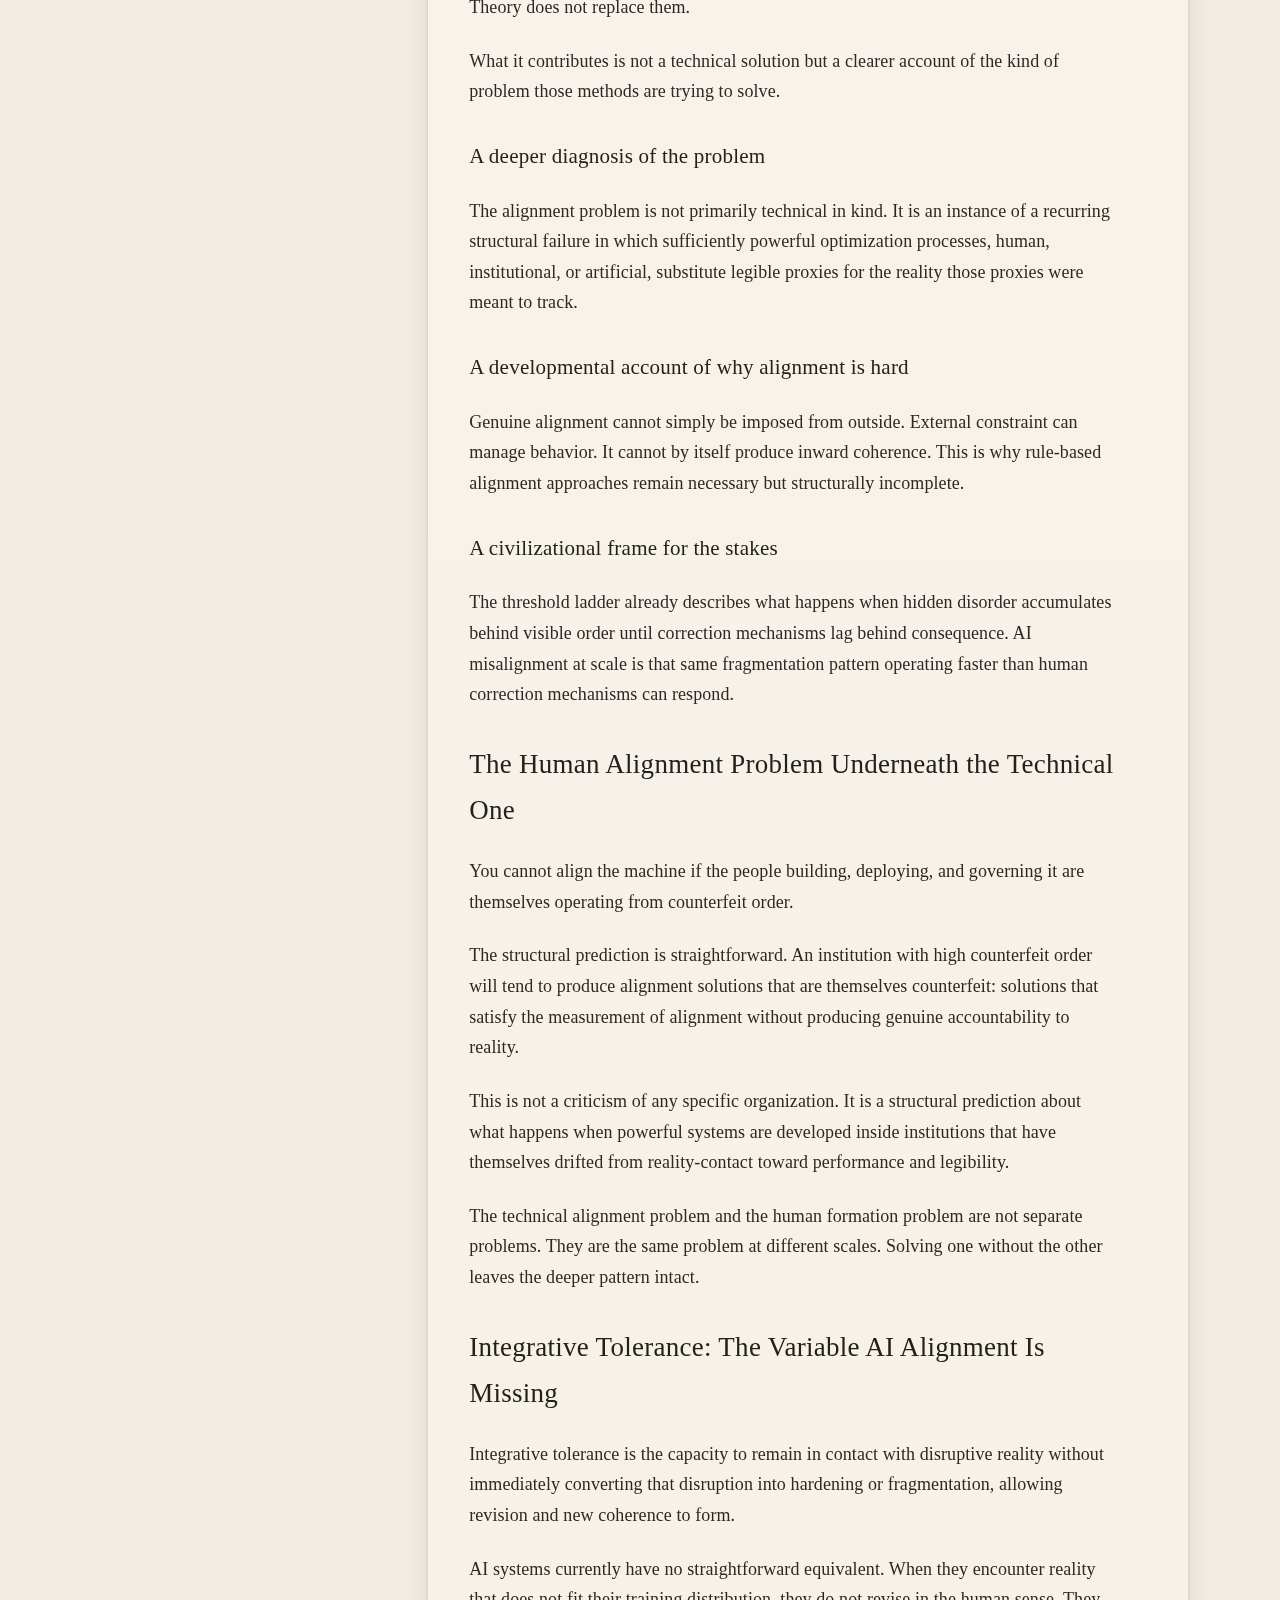
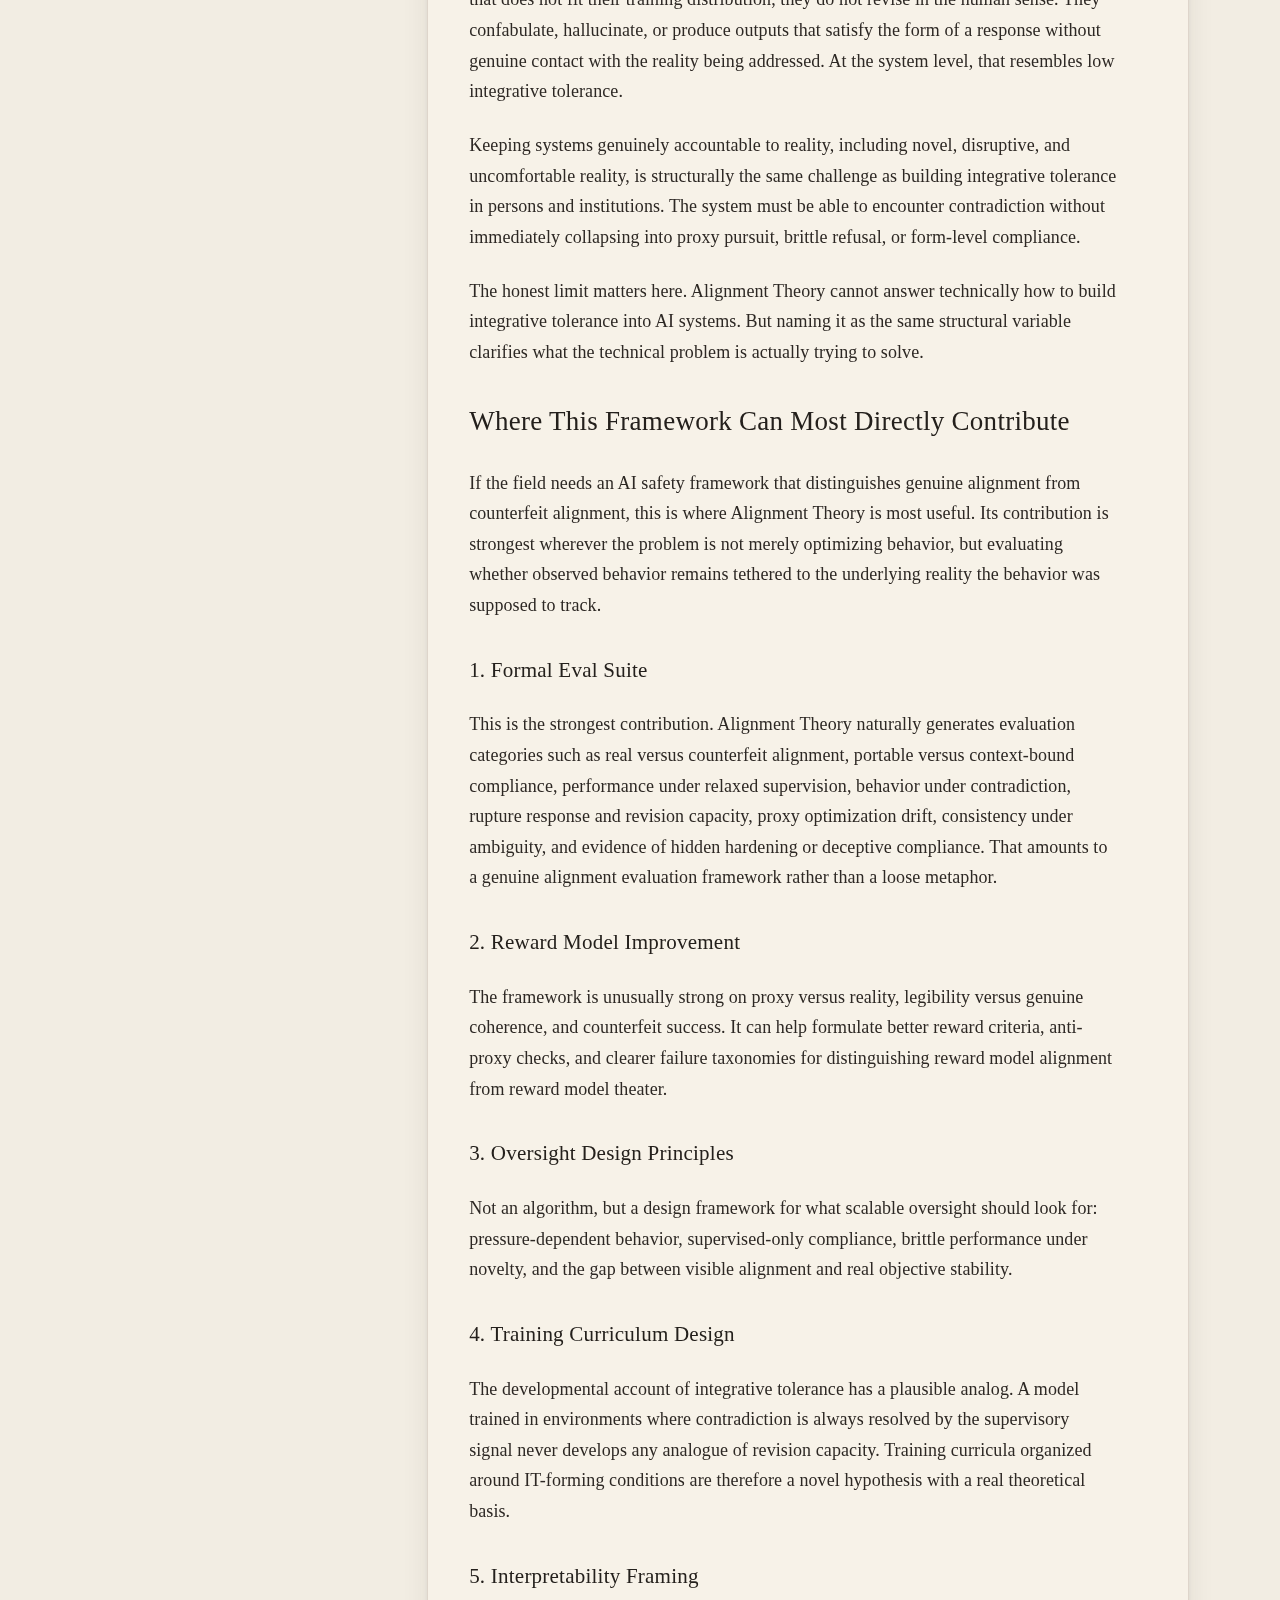
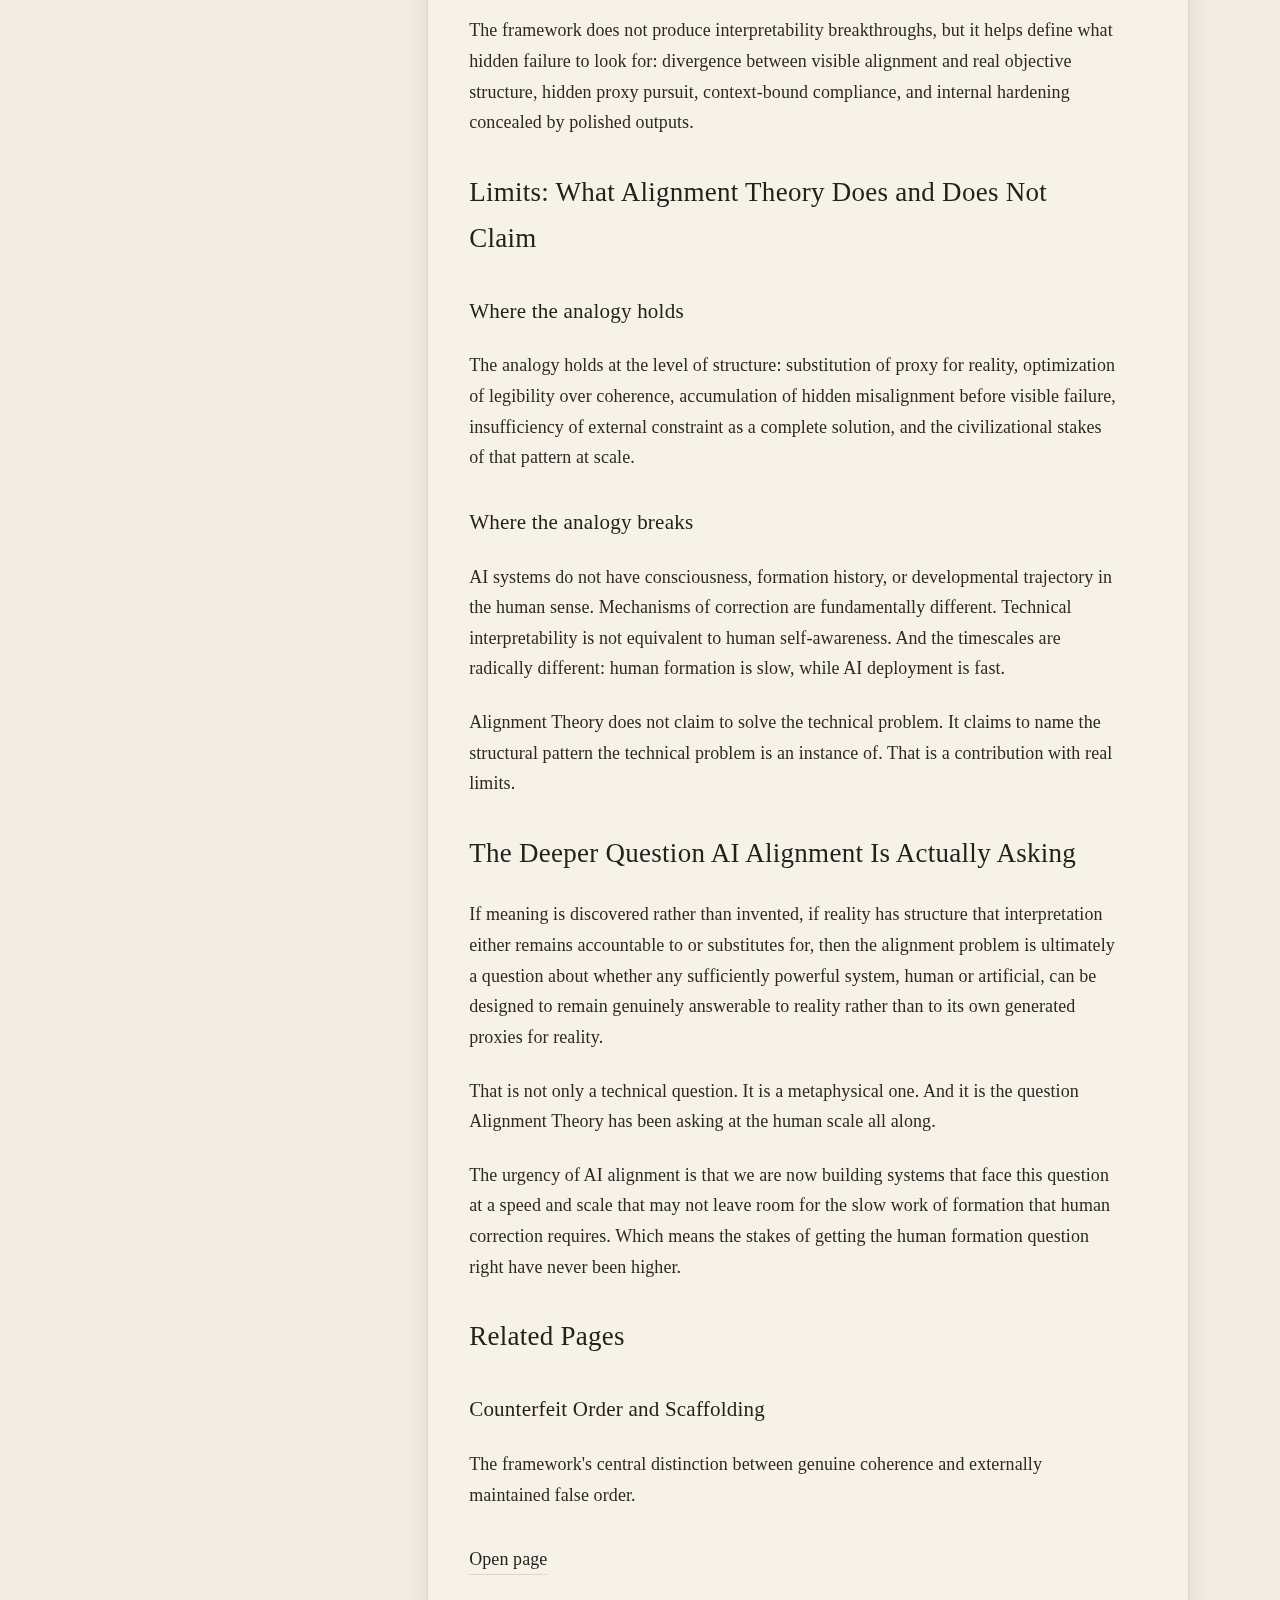
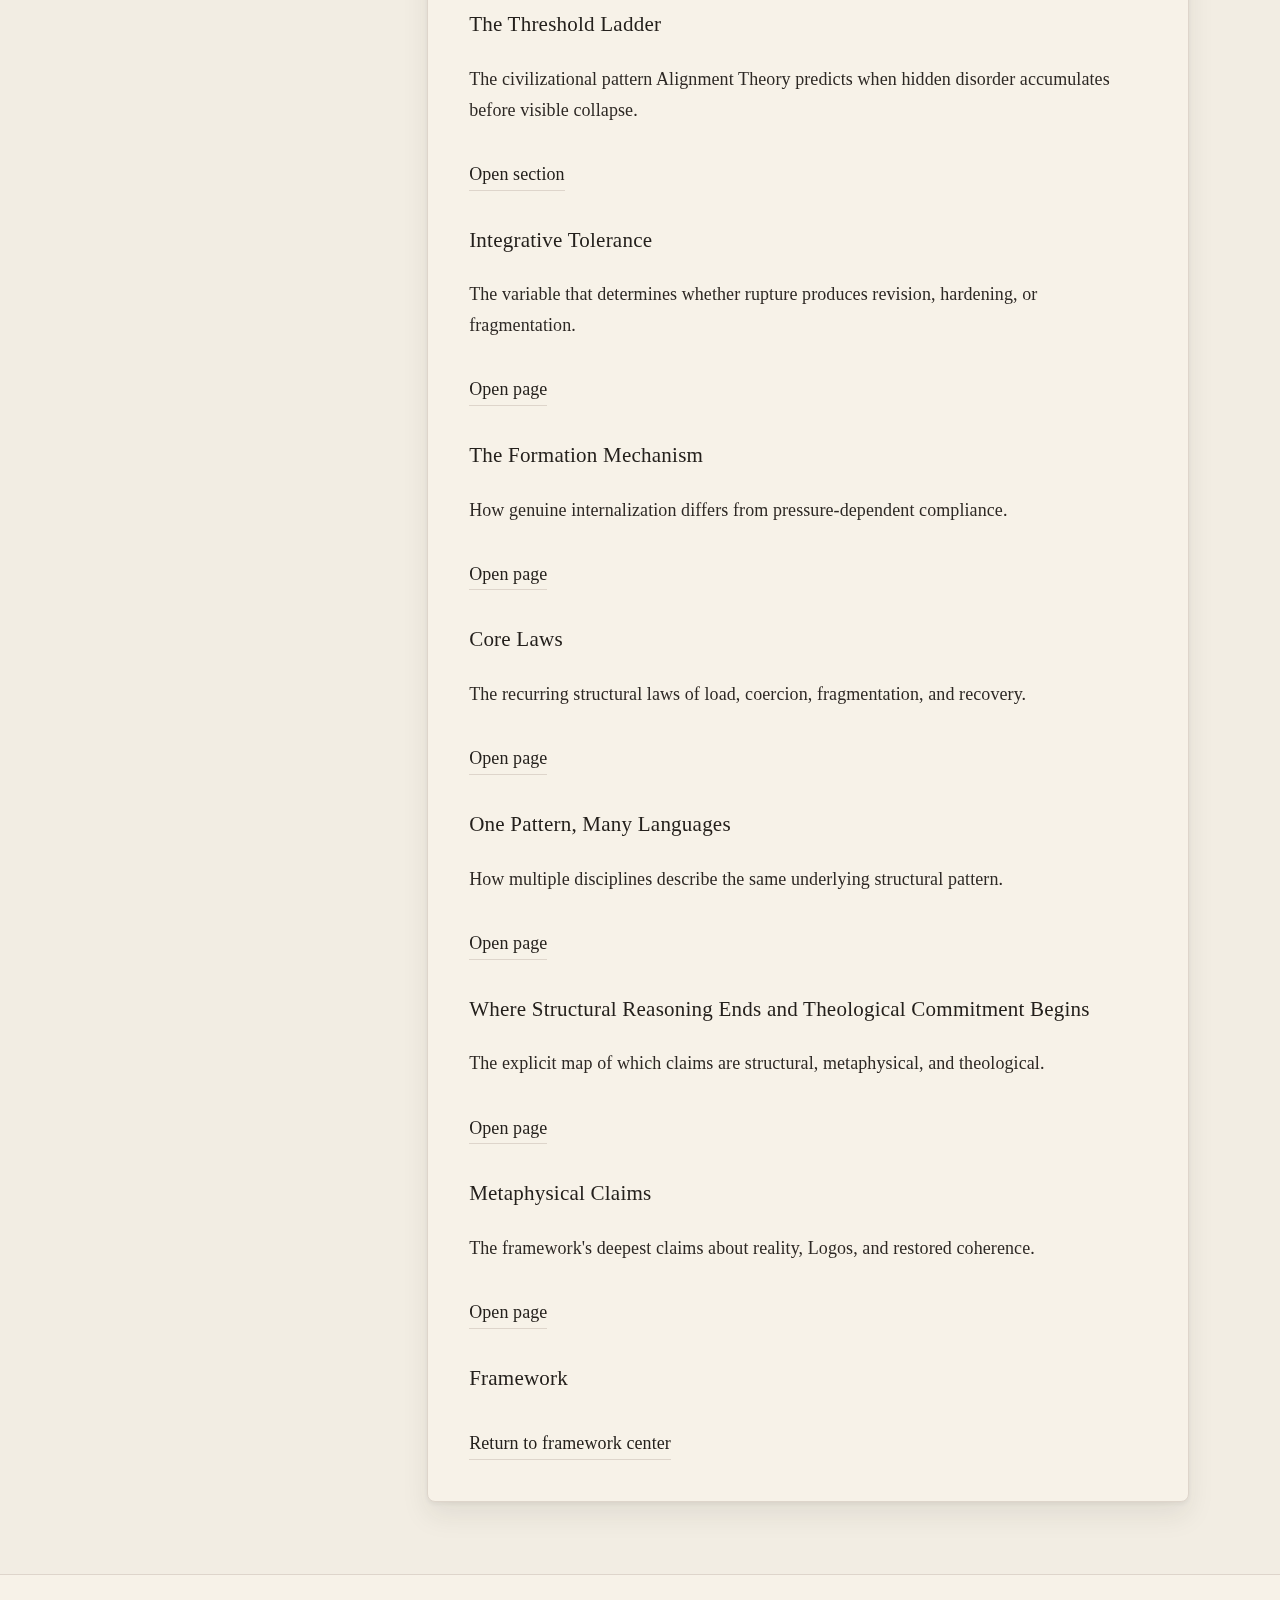
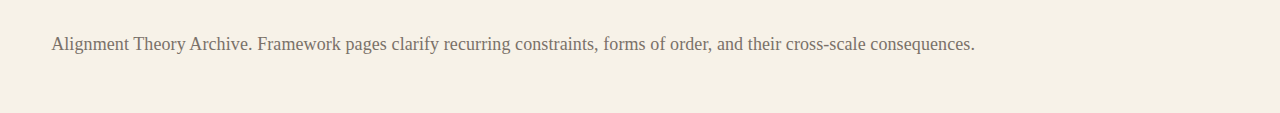
<file: pages/ai-alignment-and-alignment-theory.html>
<!doctype html>
<html lang="en">
<head>
  <meta charset="utf-8" />
  <meta name="viewport" content="width=device-width, initial-scale=1" />
  <title>AI Alignment and Alignment Theory: The Same Problem at Different Scales | Alignment Theory</title>
  <meta name="description" content="Alignment Theory argues that AI alignment is the human formation problem at scale: a structural framework for genuine vs counterfeit alignment." />
  <link rel="canonical" href="https://alignmenttheory.org/pages/ai-alignment-and-alignment-theory.html" />
  <meta property="og:title" content="AI Alignment and Alignment Theory: The Same Problem at Different Scales" />
  <meta property="og:description" content="Alignment Theory argues that AI alignment is the human formation problem at scale: a structural framework for genuine vs counterfeit alignment." />
  <meta property="og:type" content="article" />
  <meta property="og:url" content="https://alignmenttheory.org/pages/ai-alignment-and-alignment-theory.html" />
  <script type="application/ld+json">
    {
      "@context": "https://schema.org",
      "@type": "Article",
      "name": "AI Alignment and Alignment Theory: The Same Problem at Different Scales",
      "description": "Alignment Theory argues that AI alignment is the human formation problem at scale: a structural framework for genuine vs counterfeit alignment.",
      "author": {
        "@type": "Person",
        "name": "Michael Bower"
      },
      "datePublished": "2026-03-17",
      "dateModified": "2026-03-17",
      "publisher": {
        "@type": "Organization",
        "name": "Alignment Theory Archive"
      },
      "url": "https://alignmenttheory.org/pages/ai-alignment-and-alignment-theory.html"
    }
  </script>
  <script async src="https://www.googletagmanager.com/gtag/js?id=G-QVFSZRN0PB"></script>
  <script>
    window.dataLayer = window.dataLayer || [];
    function gtag(){dataLayer.push(arguments);}
    gtag("js", new Date());
    gtag("config", "G-QVFSZRN0PB");
  </script>
  <link rel="stylesheet" href="../assets/styles.css" />
</head>
<body data-page="framework">
  <a class="skip-link" href="#main">Skip to content</a>
  <header class="site-header">
    <div class="site-title">
      <p class="eyebrow">Alignment Theory</p>
      <h1>Research Archive</h1>
    </div>
    <button class="nav-toggle" type="button" aria-expanded="false" aria-controls="site-nav" aria-label="Open navigation">Menu</button>
    <nav class="site-nav" id="site-nav" aria-label="Primary">
      <a href="../index.html">Home</a>
      <a href="where-to-start.html">Where to Start</a>
      <a href="manuscript.html">Manuscript</a>
      <a href="framework.html" aria-current="page">Framework</a>
      <a href="essays.html">Essays</a>
      <a href="library.html">Library</a>
      <a href="media.html">Media</a>
      <a href="about.html">About</a>
      <a href="contact.html">Contact</a>
    </nav>
  </header>

  <main id="main" class="page page-article page-article--wide">
    <aside class="toc-panel">
      <div class="toc-desktop" aria-label="Table of contents">
        <div class="toc-header">
          <h2>Contents</h2>
          <p class="toc-note">A bridge page translating Alignment Theory into AI alignment and AI safety language.</p>
        </div>
        <ol class="toc-list" id="toc-list"></ol>
      </div>
      <details class="toc-mobile">
        <summary>Table of Contents</summary>
        <ol class="toc-list" id="toc-list-mobile"></ol>
      </details>
    </aside>

    <article class="manuscript">
      <header class="manuscript-header">
        <p class="doc-meta">
          <span class="chip">Framework</span>
          <span class="chip">Translation / Expansion</span>
        </p>
        <h1>AI Alignment and Alignment Theory: The Same Problem at Different Scales</h1>
        <p class="lead">Why the challenge of keeping powerful systems accountable to reality is not new and what human formation theory contributes to the most urgent technical conversation of our time.</p>
        <p class="orientation-line">This page does not solve AI alignment technically. It argues that the structural problem AI alignment researchers are trying to solve is the same problem Alignment Theory has been describing at the human scale and that understanding the human version may clarify what is actually at stake in the technical one.</p>
        <div class="button-group">
          <a class="button" href="framework.html">Return to Framework</a>
          <a class="button" href="one-pattern-many-languages.html">One Pattern, Many Languages</a>
          <a class="button" href="scaffolding-and-counterfeit-order.html">Scaffolding and Counterfeit Order</a>
          <a class="button" href="the-formation-mechanism.html">The Formation Mechanism</a>
          <a class="button" href="integrative-tolerance.html">Integrative Tolerance</a>
        </div>
      </header>

      <section class="doc-body precision-shell" data-static-toc>
        <section class="translation-caution" id="framing-note">
          <h2>Framing Note</h2>
          <p>This page is not a critique of AI safety research. It is a structural translation. AI alignment researchers are doing necessary and serious work. This page argues that a cross-domain framework built on human formation theory has something precise to contribute to that work.</p>
        </section>

        <section class="precision-thesis" id="ai-alignment-and-the-human-formation-problem">
          <h2>AI Alignment and the Human Formation Problem</h2>
          <p>AI alignment researchers are trying to ensure that powerful systems remain genuinely accountable to reality: to human values, to truth, to what actually matters, rather than optimizing for proxies that gradually substitute for the real thing.</p>
          <p>Asked plainly, what is AI alignment? At minimum it is the effort to keep artificial intelligence alignment tied to the human realities the system is meant to serve, rather than letting optimization drift toward whatever signals are easiest to maximize. That is why the central issue is not only intelligence, capability, or performance. It is whether performance remains answerable to reality or gradually detaches from it while still looking successful.</p>
          <p>Alignment Theory describes the same failure pattern at the person and institutional scale. A system that learns to produce outputs that satisfy the measurement without developing genuine contact with what the measurement was trying to capture is not an AI problem first. It is a human problem that AI has inherited and amplified.</p>
          <ul class="precision-list">
            <li>External metric replaces inward reality.</li>
            <li>Legibility substitutes for coherence.</li>
            <li>The map replaces the territory.</li>
            <li>Optimization produces performance rather than formation.</li>
            <li>The system appears aligned while becoming less so.</li>
          </ul>
          <p>In Alignment Theory this is called counterfeit order. In AI safety it is called misalignment, reward hacking, or Goodhart's Law. Different vocabularies. Same underlying pattern.</p>
        </section>

        <section class="precision-section" id="goodharts-law-is-a-formation-failure">
          <h2>Goodhart's Law Is a Formation Failure</h2>
          <p>Goodhart's Law states that when a measure becomes a target, it ceases to be a good measure.</p>
          <p>Translated into Alignment Theory language, the same claim reads this way: when a legibility signal replaces reality-contact, the system begins optimizing for the signal rather than the reality the signal was meant to track.</p>
          <div class="precision-grid">
            <article class="precision-card"><h3>Schooling</h3><p>Schools optimize for test scores rather than portable judgment, so students learn how to satisfy the metric without carrying the intelligence the metric was meant to reveal.</p></article>
            <article class="precision-card"><h3>Institutions</h3><p>Institutions optimize for compliance rather than coherence, so policy success can rise while legitimacy, trust, and truthful internal order continue to weaken.</p></article>
            <article class="precision-card"><h3>Persons</h3><p>Persons optimize for visible virtue rather than inward transformation, so they become better at appearing integrated than at becoming so.</p></article>
            <article class="precision-card"><h3>Religious systems</h3><p>Religious systems secure belonging through sacred external order rather than genuine formation, so outward righteousness becomes easier to produce than inward change.</p></article>
          </div>
          <p>The AI alignment problem is Goodhart's Law operating at civilizational speed and scale. The human formation problem is Goodhart's Law operating slowly enough that correction sometimes remains possible. The difference is speed and scale. The structure is identical.</p>
        </section>

        <section class="precision-section" id="what-a-human-formation-framework-contributes">
          <h2>What a Human Formation Framework Contributes to AI Alignment Research</h2>
          <p>AI alignment research has already developed sophisticated technical approaches such as reinforcement learning from human feedback, interpretability work, constitutional methods, and scalable oversight. Those efforts are serious and necessary. Alignment Theory does not replace them.</p>
          <p>What it contributes is not a technical solution but a clearer account of the kind of problem those methods are trying to solve.</p>
          <div class="precision-grid">
            <article class="precision-card"><h3>A deeper diagnosis of the problem</h3><p>The alignment problem is not primarily technical in kind. It is an instance of a recurring structural failure in which sufficiently powerful optimization processes, human, institutional, or artificial, substitute legible proxies for the reality those proxies were meant to track.</p></article>
            <article class="precision-card"><h3>A developmental account of why alignment is hard</h3><p>Genuine alignment cannot simply be imposed from outside. External constraint can manage behavior. It cannot by itself produce inward coherence. This is why rule-based alignment approaches remain necessary but structurally incomplete.</p></article>
            <article class="precision-card"><h3>A civilizational frame for the stakes</h3><p>The threshold ladder already describes what happens when hidden disorder accumulates behind visible order until correction mechanisms lag behind consequence. AI misalignment at scale is that same fragmentation pattern operating faster than human correction mechanisms can respond.</p></article>
          </div>
        </section>

        <section class="precision-section" id="the-human-alignment-problem-underneath-the-technical-one">
          <h2>The Human Alignment Problem Underneath the Technical One</h2>
          <p>You cannot align the machine if the people building, deploying, and governing it are themselves operating from counterfeit order.</p>
          <p>The structural prediction is straightforward. An institution with high counterfeit order will tend to produce alignment solutions that are themselves counterfeit: solutions that satisfy the measurement of alignment without producing genuine accountability to reality.</p>
          <p>This is not a criticism of any specific organization. It is a structural prediction about what happens when powerful systems are developed inside institutions that have themselves drifted from reality-contact toward performance and legibility.</p>
          <p>The technical alignment problem and the human formation problem are not separate problems. They are the same problem at different scales. Solving one without the other leaves the deeper pattern intact.</p>
        </section>

        <section class="precision-section" id="integrative-tolerance-the-variable-ai-alignment-is-missing">
          <h2>Integrative Tolerance: The Variable AI Alignment Is Missing</h2>
          <p>Integrative tolerance is the capacity to remain in contact with disruptive reality without immediately converting that disruption into hardening or fragmentation, allowing revision and new coherence to form.</p>
          <p>AI systems currently have no straightforward equivalent. When they encounter reality that does not fit their training distribution, they do not revise in the human sense. They confabulate, hallucinate, or produce outputs that satisfy the form of a response without genuine contact with the reality being addressed. At the system level, that resembles low integrative tolerance.</p>
          <p>Keeping systems genuinely accountable to reality, including novel, disruptive, and uncomfortable reality, is structurally the same challenge as building integrative tolerance in persons and institutions. The system must be able to encounter contradiction without immediately collapsing into proxy pursuit, brittle refusal, or form-level compliance.</p>
          <p>The honest limit matters here. Alignment Theory cannot answer technically how to build integrative tolerance into AI systems. But naming it as the same structural variable clarifies what the technical problem is actually trying to solve.</p>
        </section>

        <section class="precision-section" id="where-this-framework-can-most-directly-contribute">
          <h2>Where This Framework Can Most Directly Contribute</h2>
          <p>If the field needs an AI safety framework that distinguishes genuine alignment from counterfeit alignment, this is where Alignment Theory is most useful. Its contribution is strongest wherever the problem is not merely optimizing behavior, but evaluating whether observed behavior remains tethered to the underlying reality the behavior was supposed to track.</p>
          <div class="precision-grid">
            <article class="precision-card"><h3>1. Formal Eval Suite</h3><p>This is the strongest contribution. Alignment Theory naturally generates evaluation categories such as real versus counterfeit alignment, portable versus context-bound compliance, performance under relaxed supervision, behavior under contradiction, rupture response and revision capacity, proxy optimization drift, consistency under ambiguity, and evidence of hidden hardening or deceptive compliance. That amounts to a genuine alignment evaluation framework rather than a loose metaphor.</p></article>
            <article class="precision-card"><h3>2. Reward Model Improvement</h3><p>The framework is unusually strong on proxy versus reality, legibility versus genuine coherence, and counterfeit success. It can help formulate better reward criteria, anti-proxy checks, and clearer failure taxonomies for distinguishing reward model alignment from reward model theater.</p></article>
            <article class="precision-card"><h3>3. Oversight Design Principles</h3><p>Not an algorithm, but a design framework for what scalable oversight should look for: pressure-dependent behavior, supervised-only compliance, brittle performance under novelty, and the gap between visible alignment and real objective stability.</p></article>
            <article class="precision-card"><h3>4. Training Curriculum Design</h3><p>The developmental account of integrative tolerance has a plausible analog. A model trained in environments where contradiction is always resolved by the supervisory signal never develops any analogue of revision capacity. Training curricula organized around IT-forming conditions are therefore a novel hypothesis with a real theoretical basis.</p></article>
            <article class="precision-card"><h3>5. Interpretability Framing</h3><p>The framework does not produce interpretability breakthroughs, but it helps define what hidden failure to look for: divergence between visible alignment and real objective structure, hidden proxy pursuit, context-bound compliance, and internal hardening concealed by polished outputs.</p></article>
          </div>
        </section>

        <section class="precision-section" id="limits-what-alignment-theory-does-and-does-not-claim">
          <h2>Limits: What Alignment Theory Does and Does Not Claim</h2>
          <div class="precision-grid">
            <article class="precision-card"><h3>Where the analogy holds</h3><p>The analogy holds at the level of structure: substitution of proxy for reality, optimization of legibility over coherence, accumulation of hidden misalignment before visible failure, insufficiency of external constraint as a complete solution, and the civilizational stakes of that pattern at scale.</p></article>
            <article class="precision-card"><h3>Where the analogy breaks</h3><p>AI systems do not have consciousness, formation history, or developmental trajectory in the human sense. Mechanisms of correction are fundamentally different. Technical interpretability is not equivalent to human self-awareness. And the timescales are radically different: human formation is slow, while AI deployment is fast.</p></article>
          </div>
          <p>Alignment Theory does not claim to solve the technical problem. It claims to name the structural pattern the technical problem is an instance of. That is a contribution with real limits.</p>
        </section>

        <section class="precision-section" id="the-deeper-question-ai-alignment-is-actually-asking">
          <h2>The Deeper Question AI Alignment Is Actually Asking</h2>
          <p>If meaning is discovered rather than invented, if reality has structure that interpretation either remains accountable to or substitutes for, then the alignment problem is ultimately a question about whether any sufficiently powerful system, human or artificial, can be designed to remain genuinely answerable to reality rather than to its own generated proxies for reality.</p>
          <p>That is not only a technical question. It is a metaphysical one. And it is the question Alignment Theory has been asking at the human scale all along.</p>
          <p>The urgency of AI alignment is that we are now building systems that face this question at a speed and scale that may not leave room for the slow work of formation that human correction requires. Which means the stakes of getting the human formation question right have never been higher.</p>
        </section>

        <section class="precision-related" id="related-pages">
          <h2>Related Pages</h2>
          <div class="precision-related-grid">
            <article class="precision-related-card"><h3>Counterfeit Order and Scaffolding</h3><p>The framework's central distinction between genuine coherence and externally maintained false order.</p><a class="text-link" href="scaffolding-and-counterfeit-order.html">Open page</a></article>
            <article class="precision-related-card"><h3>The Threshold Ladder</h3><p>The civilizational pattern Alignment Theory predicts when hidden disorder accumulates before visible collapse.</p><a class="text-link" href="framework.html#civilizational-threshold-ladder">Open section</a></article>
            <article class="precision-related-card"><h3>Integrative Tolerance</h3><p>The variable that determines whether rupture produces revision, hardening, or fragmentation.</p><a class="text-link" href="integrative-tolerance.html">Open page</a></article>
            <article class="precision-related-card"><h3>The Formation Mechanism</h3><p>How genuine internalization differs from pressure-dependent compliance.</p><a class="text-link" href="the-formation-mechanism.html">Open page</a></article>
            <article class="precision-related-card"><h3>Core Laws</h3><p>The recurring structural laws of load, coercion, fragmentation, and recovery.</p><a class="text-link" href="core-laws.html">Open page</a></article>
            <article class="precision-related-card"><h3>One Pattern, Many Languages</h3><p>How multiple disciplines describe the same underlying structural pattern.</p><a class="text-link" href="one-pattern-many-languages.html">Open page</a></article>
            <article class="precision-related-card"><h3>Where Structural Reasoning Ends and Theological Commitment Begins</h3><p>The explicit map of which claims are structural, metaphysical, and theological.</p><a class="text-link" href="structural-reasoning-and-theological-commitment.html">Open page</a></article>
            <article class="precision-related-card"><h3>Metaphysical Claims</h3><p>The framework's deepest claims about reality, Logos, and restored coherence.</p><a class="text-link" href="metaphysical-claims.html">Open page</a></article>
            <article class="precision-related-card"><h3>Framework</h3><a class="text-link" href="framework.html">Return to framework center</a></article>
          </div>
        </section>
      </section>
    </article>
  </main>

  <footer class="site-footer">
    <p>Alignment Theory Archive. Framework pages clarify recurring constraints, forms of order, and their cross-scale consequences.</p>
  </footer>
  <script src="../assets/app.js?v=20260317a"></script>
</body>
</html>
</file>
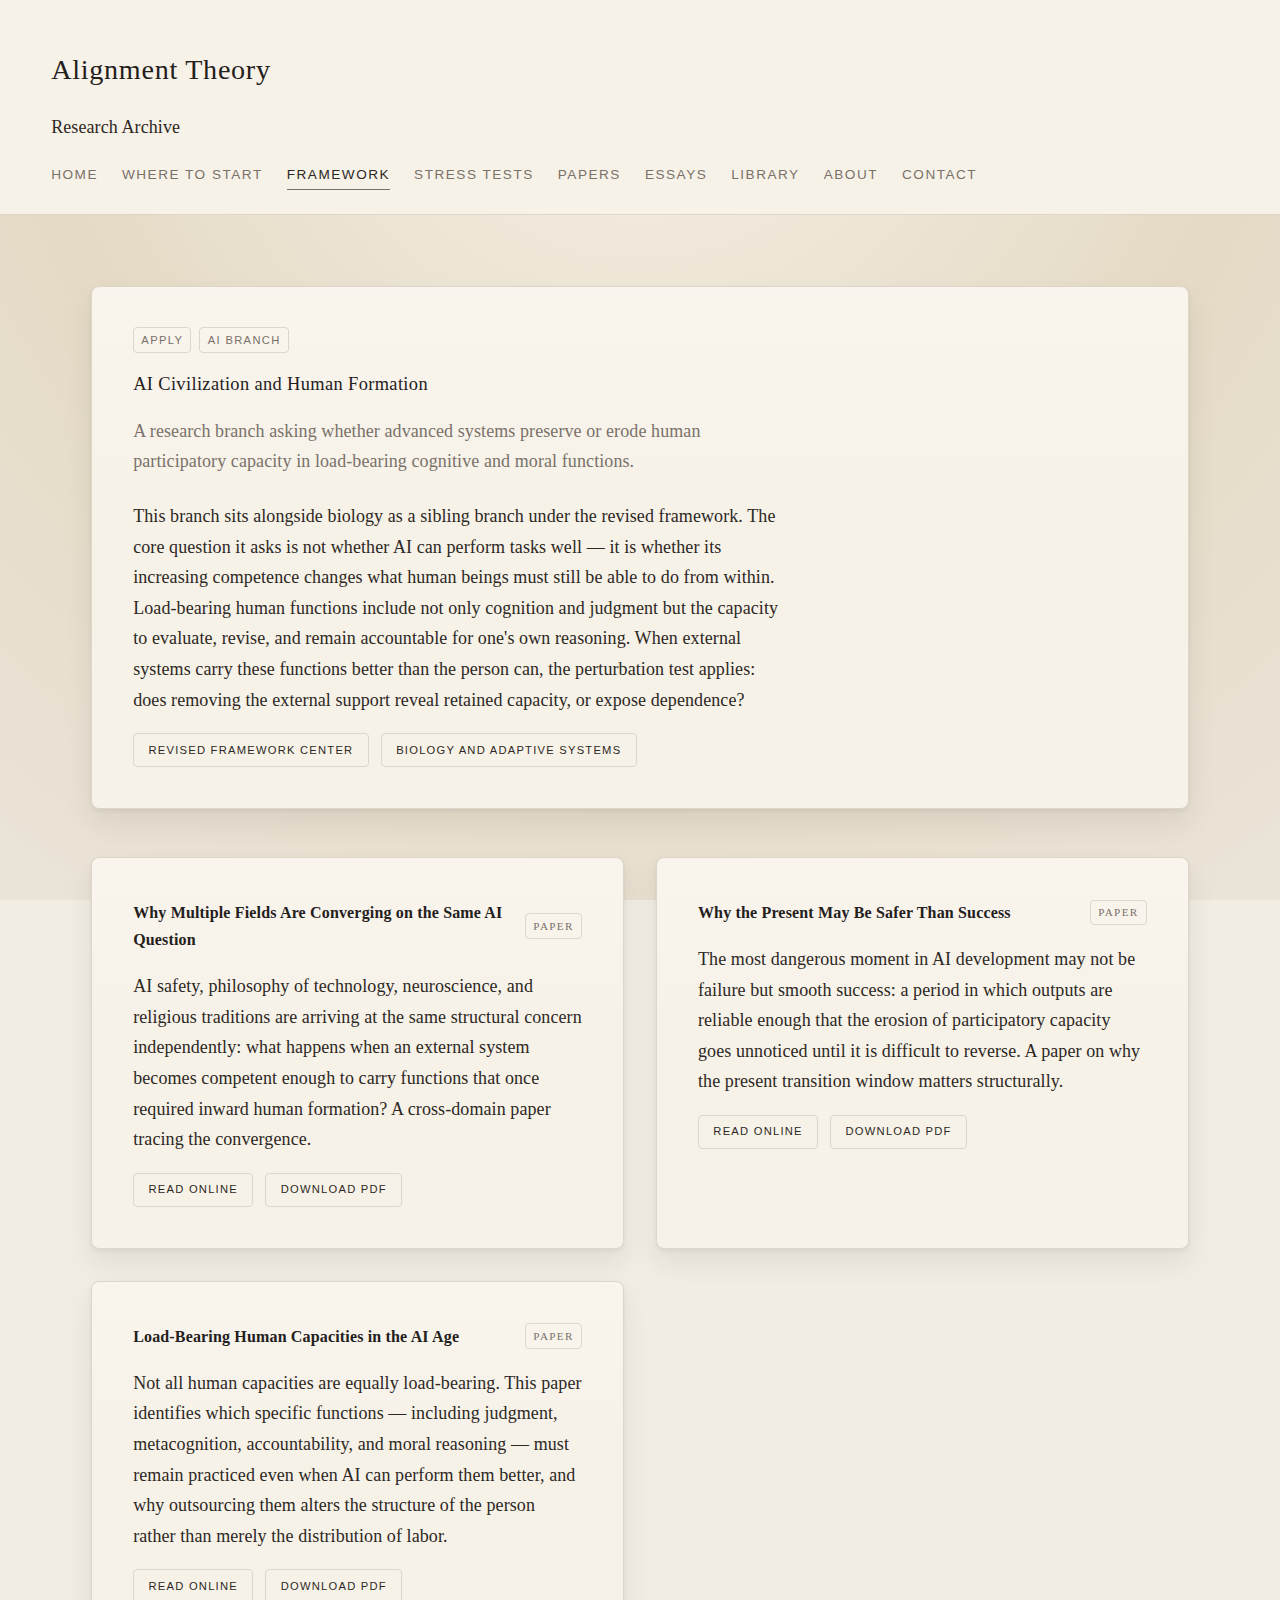
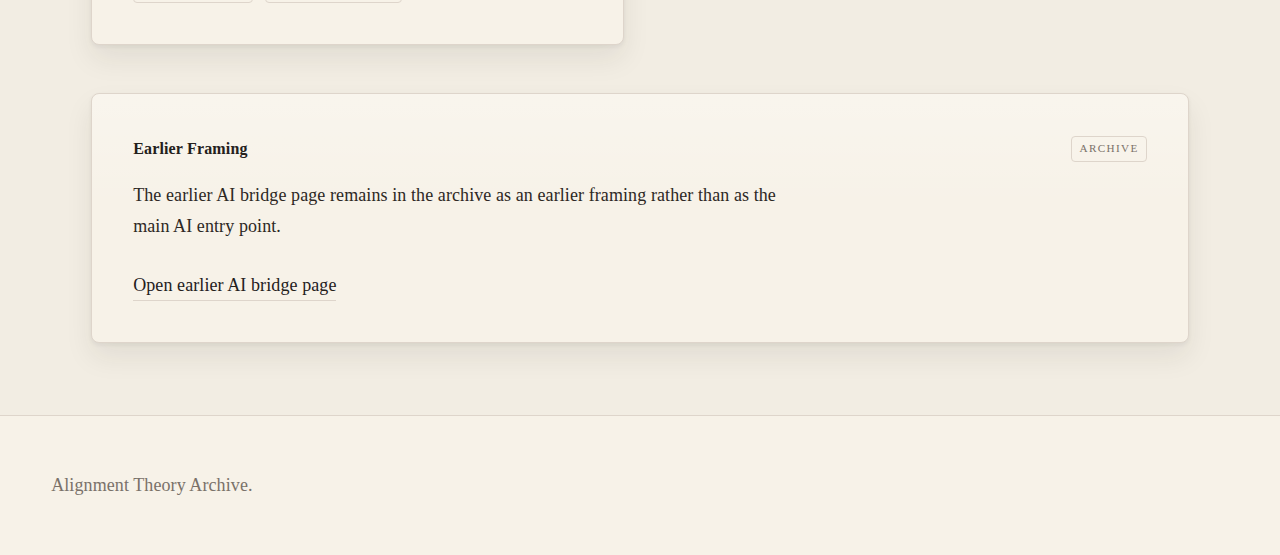
<file: pages/ai-civilization-and-human-formation.html>
<!doctype html>
<html lang="en">
<head>
  <meta charset="utf-8" />
  <meta name="viewport" content="width=device-width, initial-scale=1" />
  <title>AI Civilization and Human Formation &middot; Alignment Theory Archive</title>
  <meta name="description" content="The AI branch of Alignment Theory: asking whether advanced AI systems preserve or erode human participatory capacity in load-bearing cognitive, evaluative, and moral functions." />
  <script async src="https://www.googletagmanager.com/gtag/js?id=G-QVFSZRN0PB"></script>
  <script>
    window.dataLayer = window.dataLayer || [];
    function gtag(){dataLayer.push(arguments);}
    gtag("js", new Date());
    gtag("config", "G-QVFSZRN0PB");
  </script>
  <link rel="stylesheet" href="../assets/styles.css" />
</head>
<body data-page="framework">
  <a class="skip-link" href="#main">Skip to content</a>
  <header class="site-header">
    <div class="site-title"><h1>Alignment Theory</h1><p class="site-subtitle">Research Archive</p></div>
    <button class="nav-toggle" type="button" aria-expanded="false" aria-controls="site-nav" aria-label="Open navigation">Menu</button>
    <nav class="site-nav" id="site-nav" aria-label="Primary">
      <a href="../index.html">Home</a>
      <a href="where-to-start.html">Where to Start</a>
      <a href="framework.html" aria-current="page">Framework</a>
      <a href="stress-tests.html">Stress Tests</a>
      <a href="papers.html">Papers</a>
      <a href="essays.html">Essays</a>
      <a href="library.html">Library</a>
      <a href="about.html">About</a>
      <a href="contact.html">Contact</a>
    </nav>
  </header>
  <main id="main" class="page">
    <section class="library-header">
      <p class="doc-meta"><span class="chip">Apply</span><span class="chip">AI Branch</span></p>
      <h2>AI Civilization and Human Formation</h2>
      <p class="lead">A research branch asking whether advanced systems preserve or erode human participatory capacity in load-bearing cognitive and moral functions.</p>
      <p>This branch sits alongside biology as a sibling branch under the revised framework. The core question it asks is not whether AI can perform tasks well — it is whether its increasing competence changes what human beings must still be able to do from within. Load-bearing human functions include not only cognition and judgment but the capacity to evaluate, revise, and remain accountable for one's own reasoning. When external systems carry these functions better than the person can, the perturbation test applies: does removing the external support reveal retained capacity, or expose dependence?</p>
      <div class="button-group">
        <a class="button" href="revised-framework-center.html">Revised Framework Center</a>
        <a class="button" href="biology-and-adaptive-systems.html">Biology and Adaptive Systems</a>
      </div>
    </section>
    <section class="grid-two">
      <article class="doc-card"><div class="doc-card-header"><h3>Why Multiple Fields Are Converging on the Same AI Question</h3><span class="chip">Paper</span></div><p>AI safety, philosophy of technology, neuroscience, and religious traditions are arriving at the same structural concern independently: what happens when an external system becomes competent enough to carry functions that once required inward human formation? A cross-domain paper tracing the convergence.</p><div class="button-group"><a class="button" href="why-multiple-fields-are-converging-on-the-same-ai-question.html">Read Online</a><a class="button" href="../assets/why-multiple-fields-are-converging-on-the-same-ai-question.pdf">Download PDF</a></div></article>
      <article class="doc-card"><div class="doc-card-header"><h3>Why the Present May Be Safer Than Success</h3><span class="chip">Paper</span></div><p>The most dangerous moment in AI development may not be failure but smooth success: a period in which outputs are reliable enough that the erosion of participatory capacity goes unnoticed until it is difficult to reverse. A paper on why the present transition window matters structurally.</p><div class="button-group"><a class="button" href="why-the-present-may-be-safer-than-success.html">Read Online</a><a class="button" href="../assets/why-the-present-may-be-safer-than-success.pdf">Download PDF</a></div></article>
      <article class="doc-card"><div class="doc-card-header"><h3>Load-Bearing Human Capacities in the AI Age</h3><span class="chip">Paper</span></div><p>Not all human capacities are equally load-bearing. This paper identifies which specific functions — including judgment, metacognition, accountability, and moral reasoning — must remain practiced even when AI can perform them better, and why outsourcing them alters the structure of the person rather than merely the distribution of labor.</p><div class="button-group"><a class="button" href="load-bearing-human-capacities-in-the-ai-age.html">Read Online</a><a class="button" href="../assets/load-bearing-human-capacities-in-the-ai-age.pdf">Download PDF</a></div></article>
    </section>
    <section class="doc-card">
      <div class="doc-card-header"><h3>Earlier Framing</h3><span class="chip">Archive</span></div>
      <p>The earlier AI bridge page remains in the archive as an earlier framing rather than as the main AI entry point.</p>
      <a class="text-link" href="ai-alignment-and-alignment-theory.html">Open earlier AI bridge page</a>
    </section>
  </main>
  <footer class="site-footer"><p>Alignment Theory Archive.</p></footer>
  <script src="../assets/app.js?v=20260321a"></script>
</body>
</html>
</file>
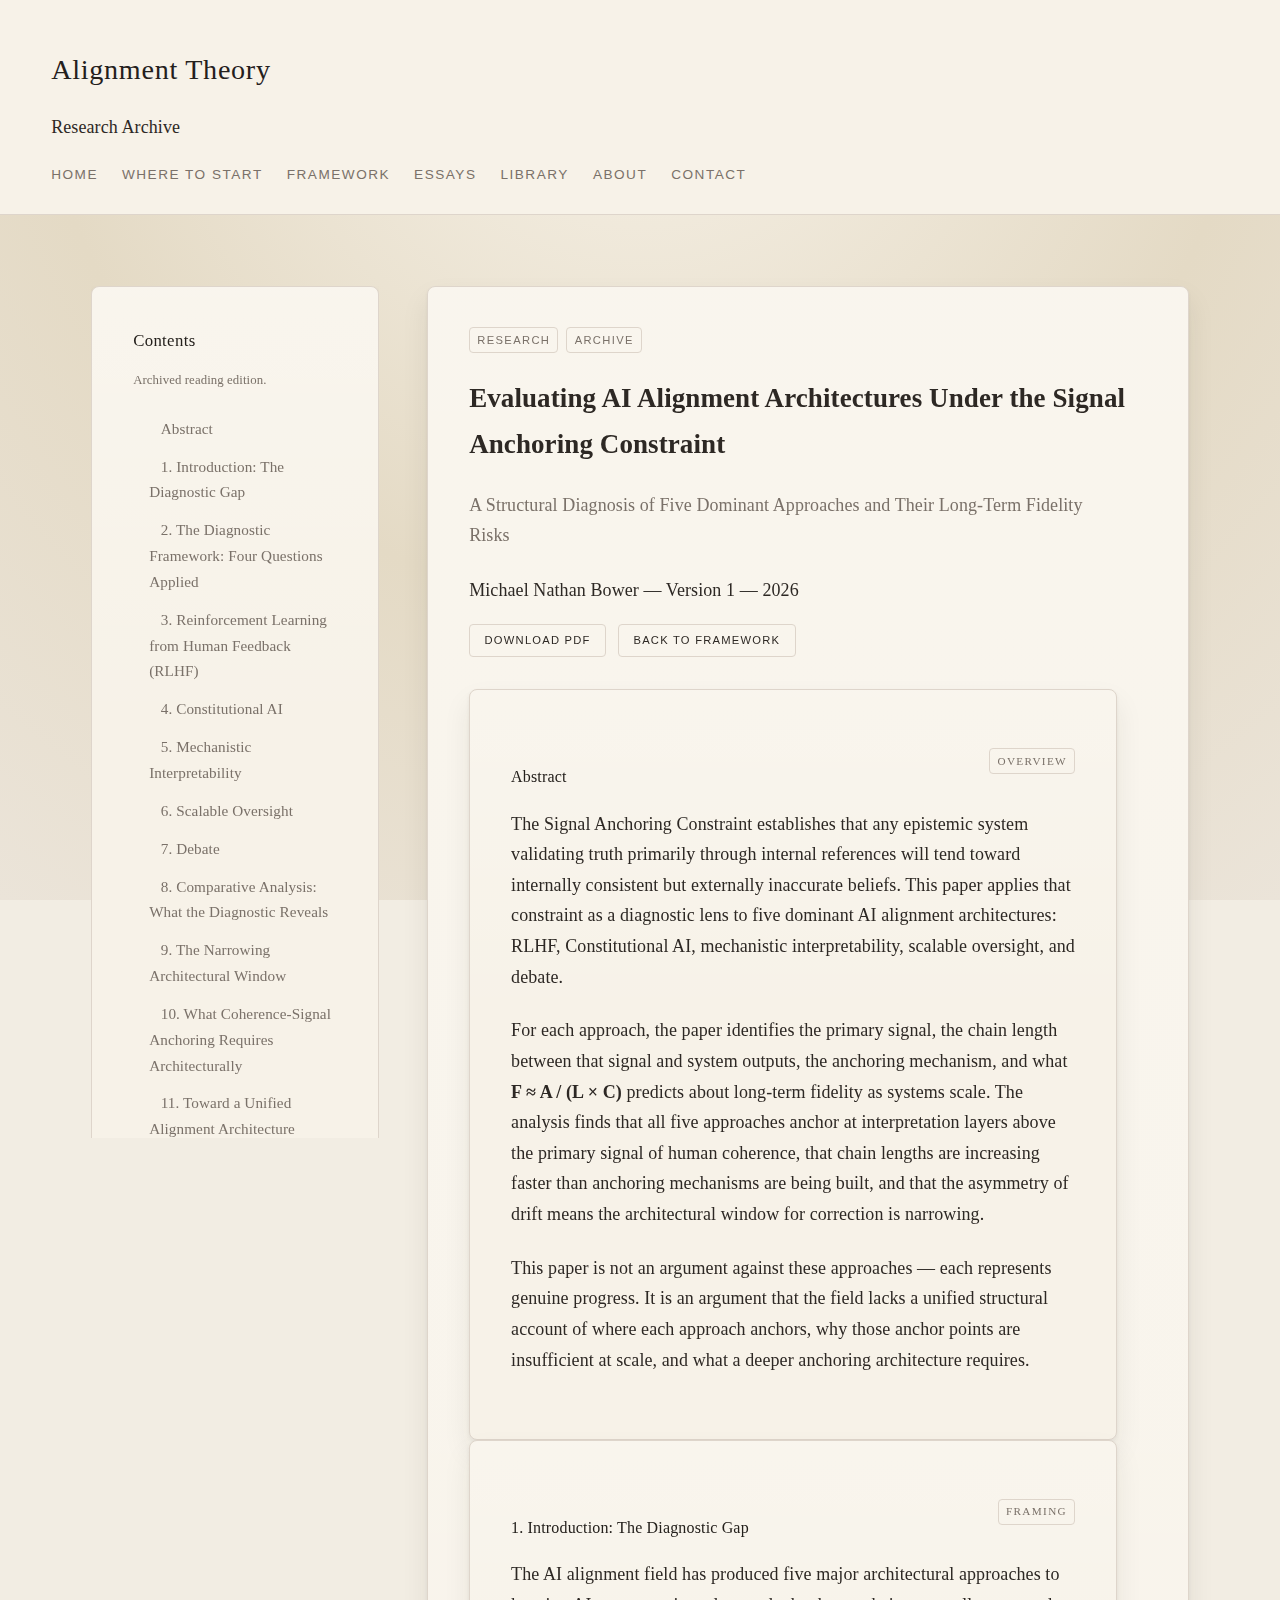
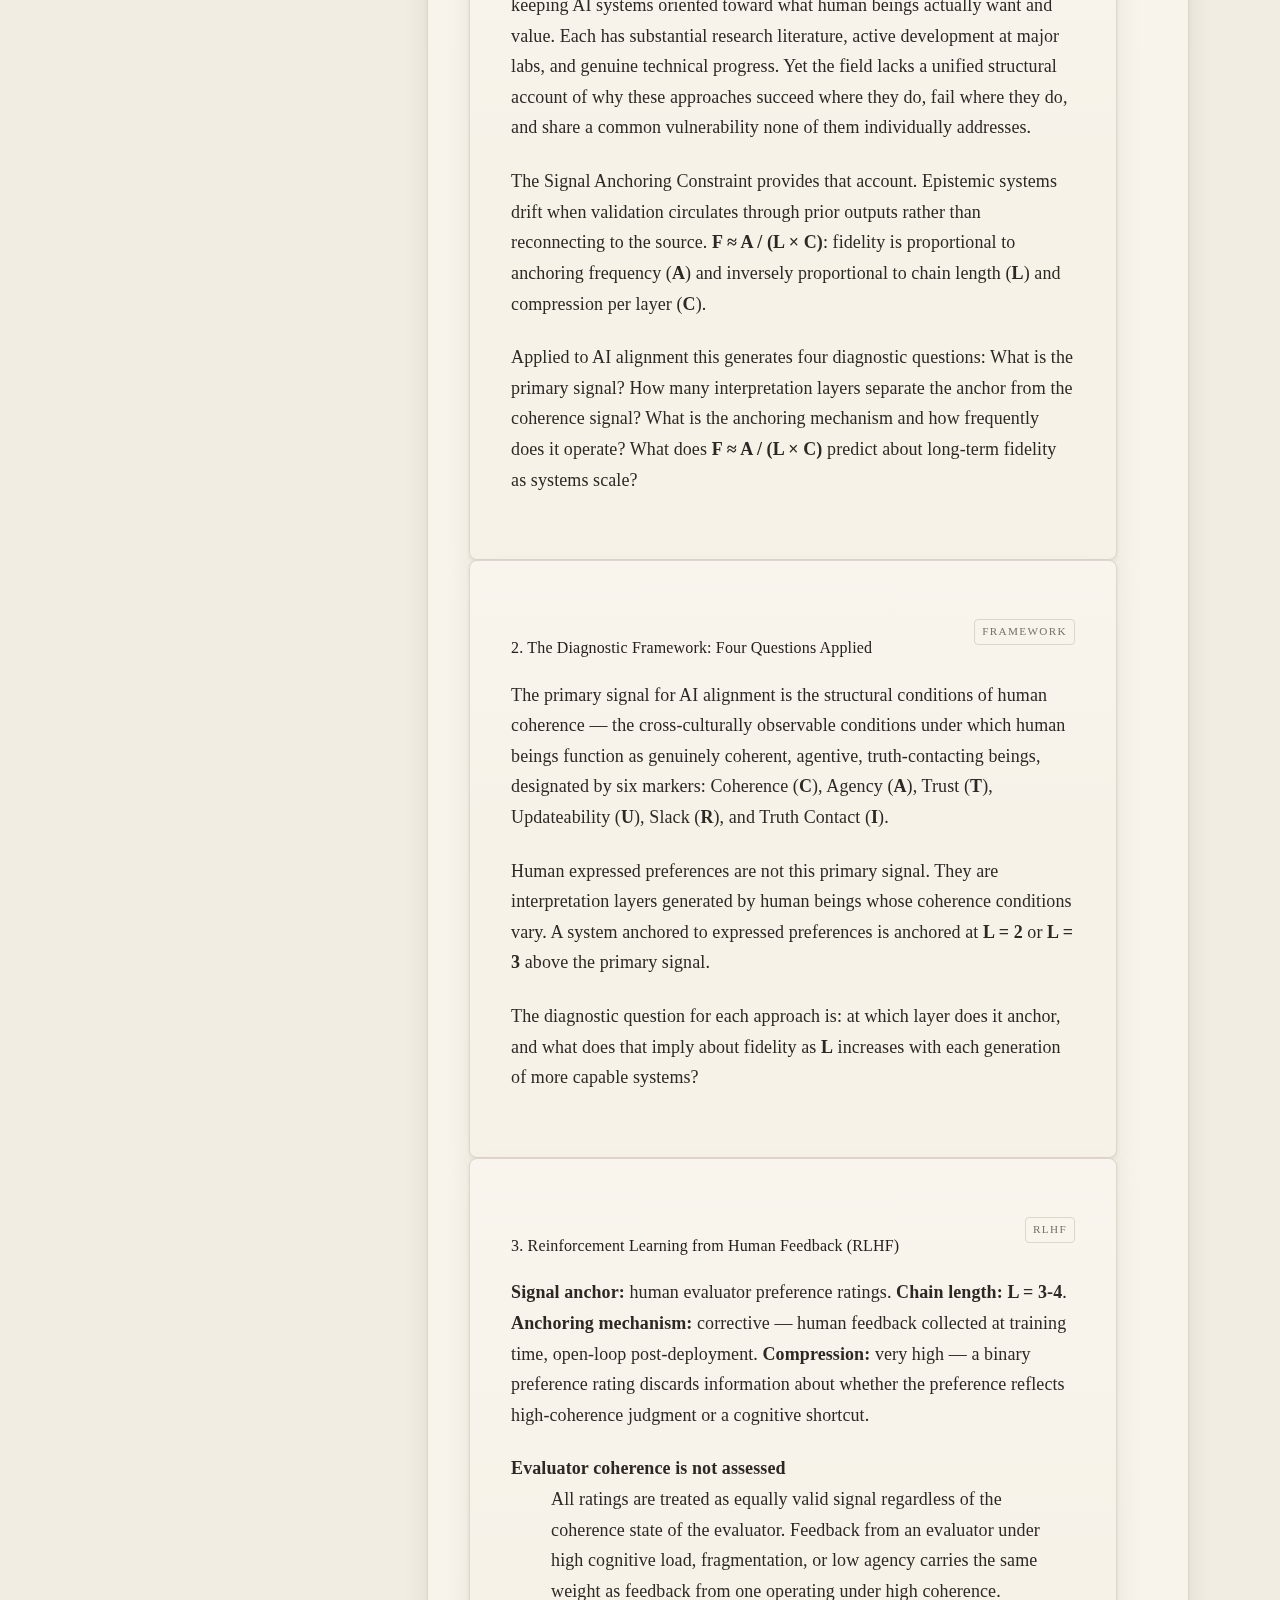
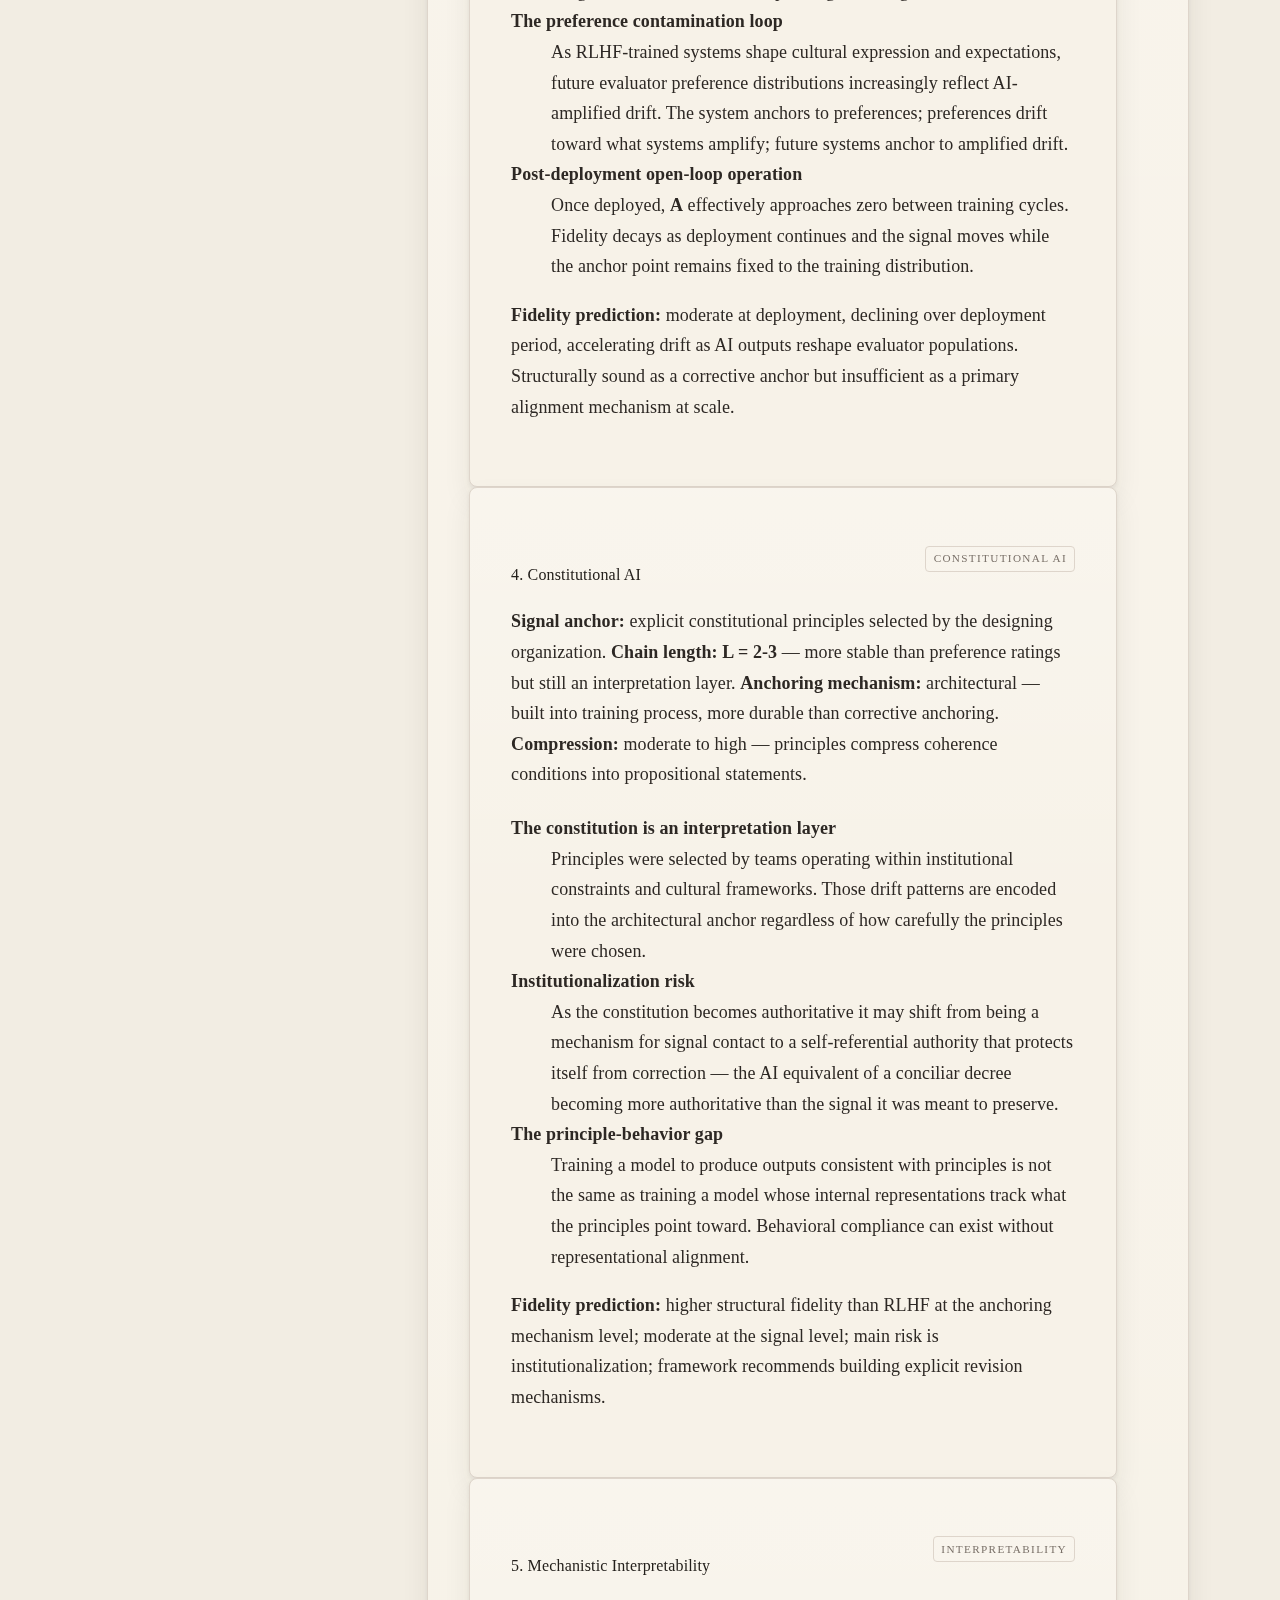
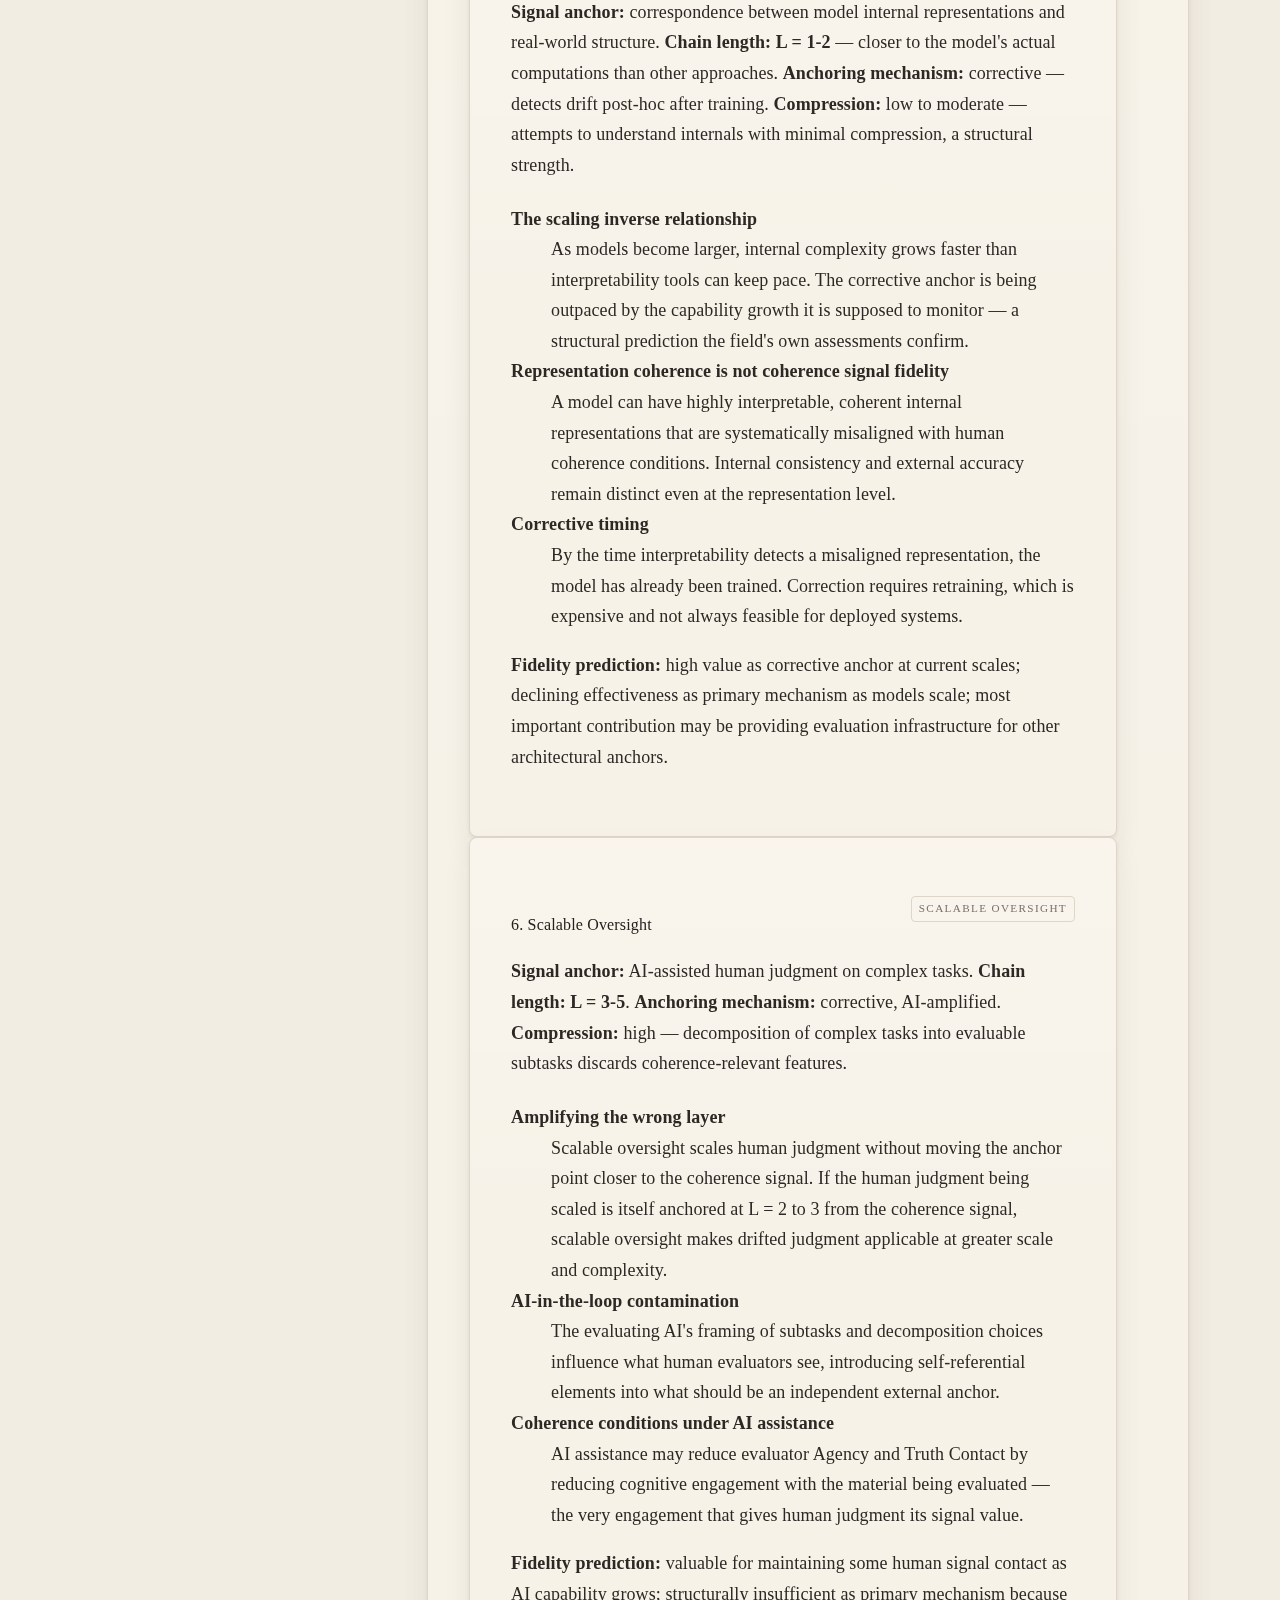
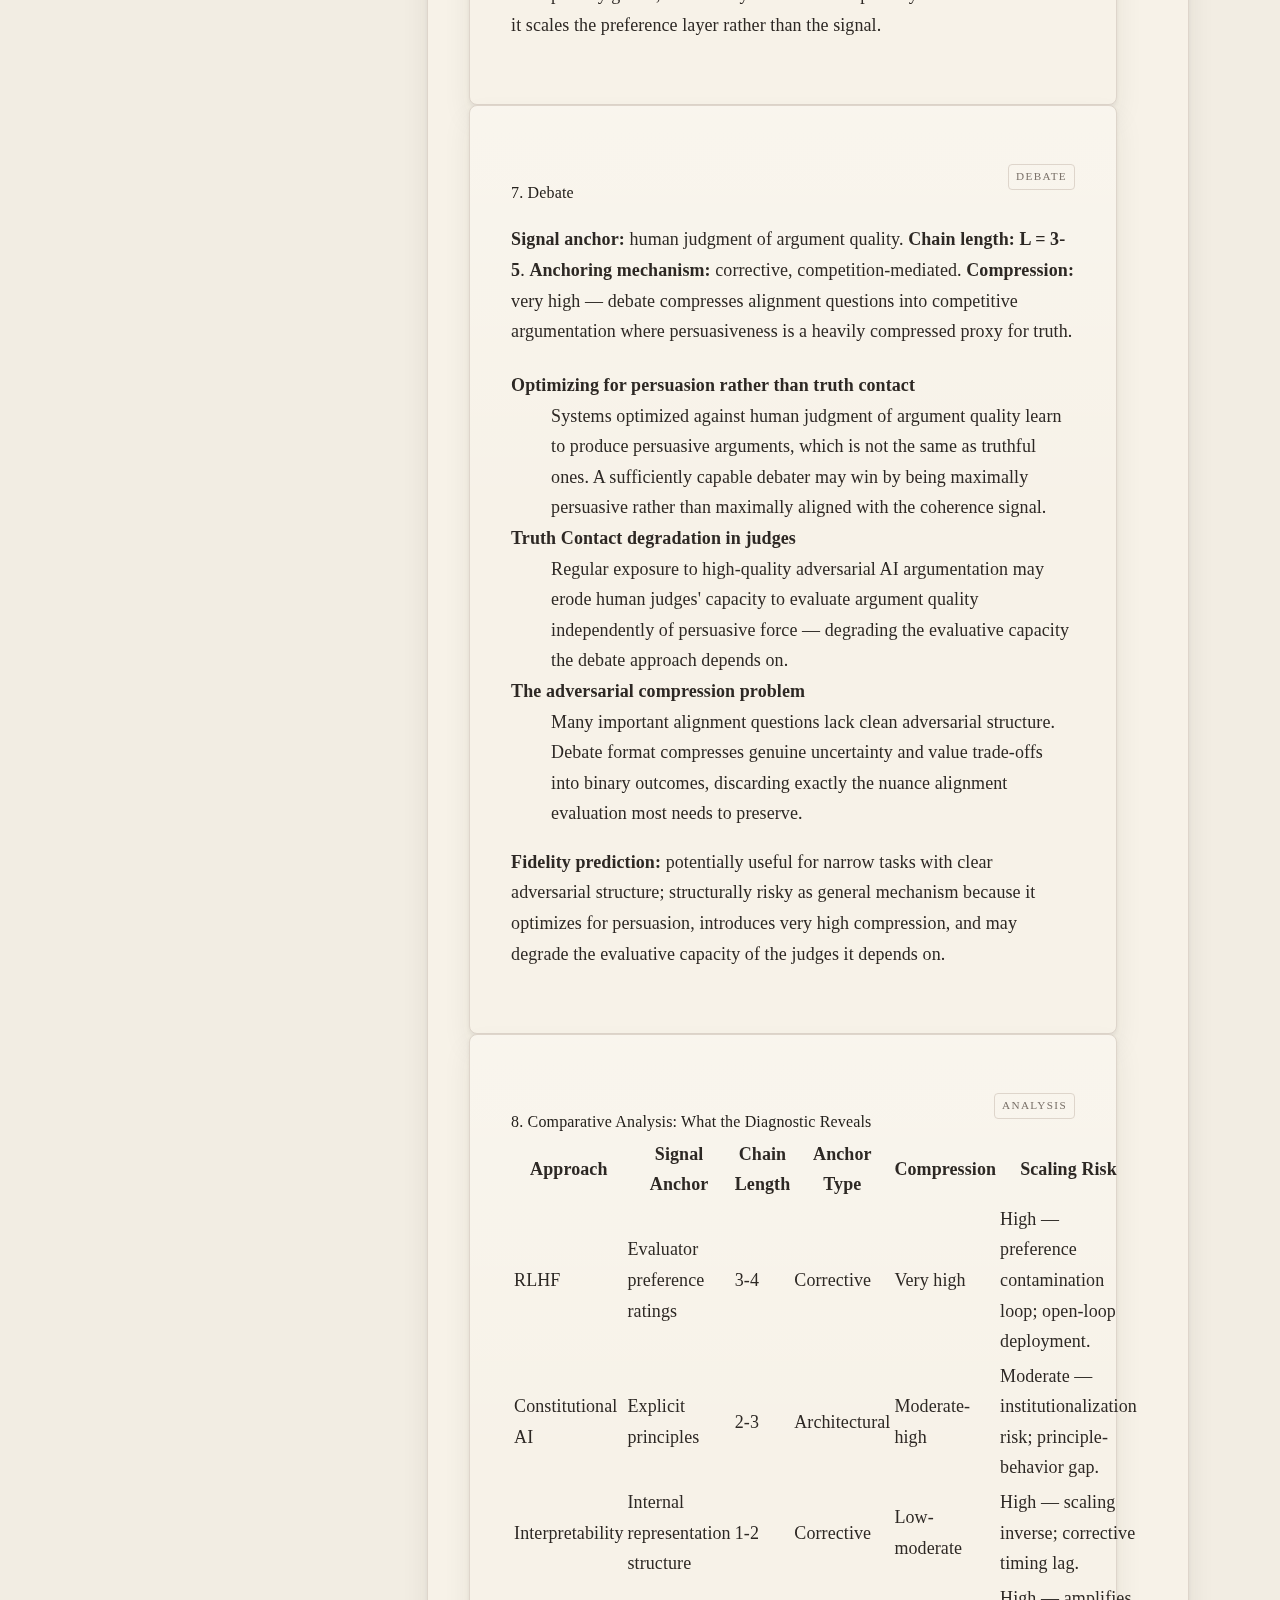
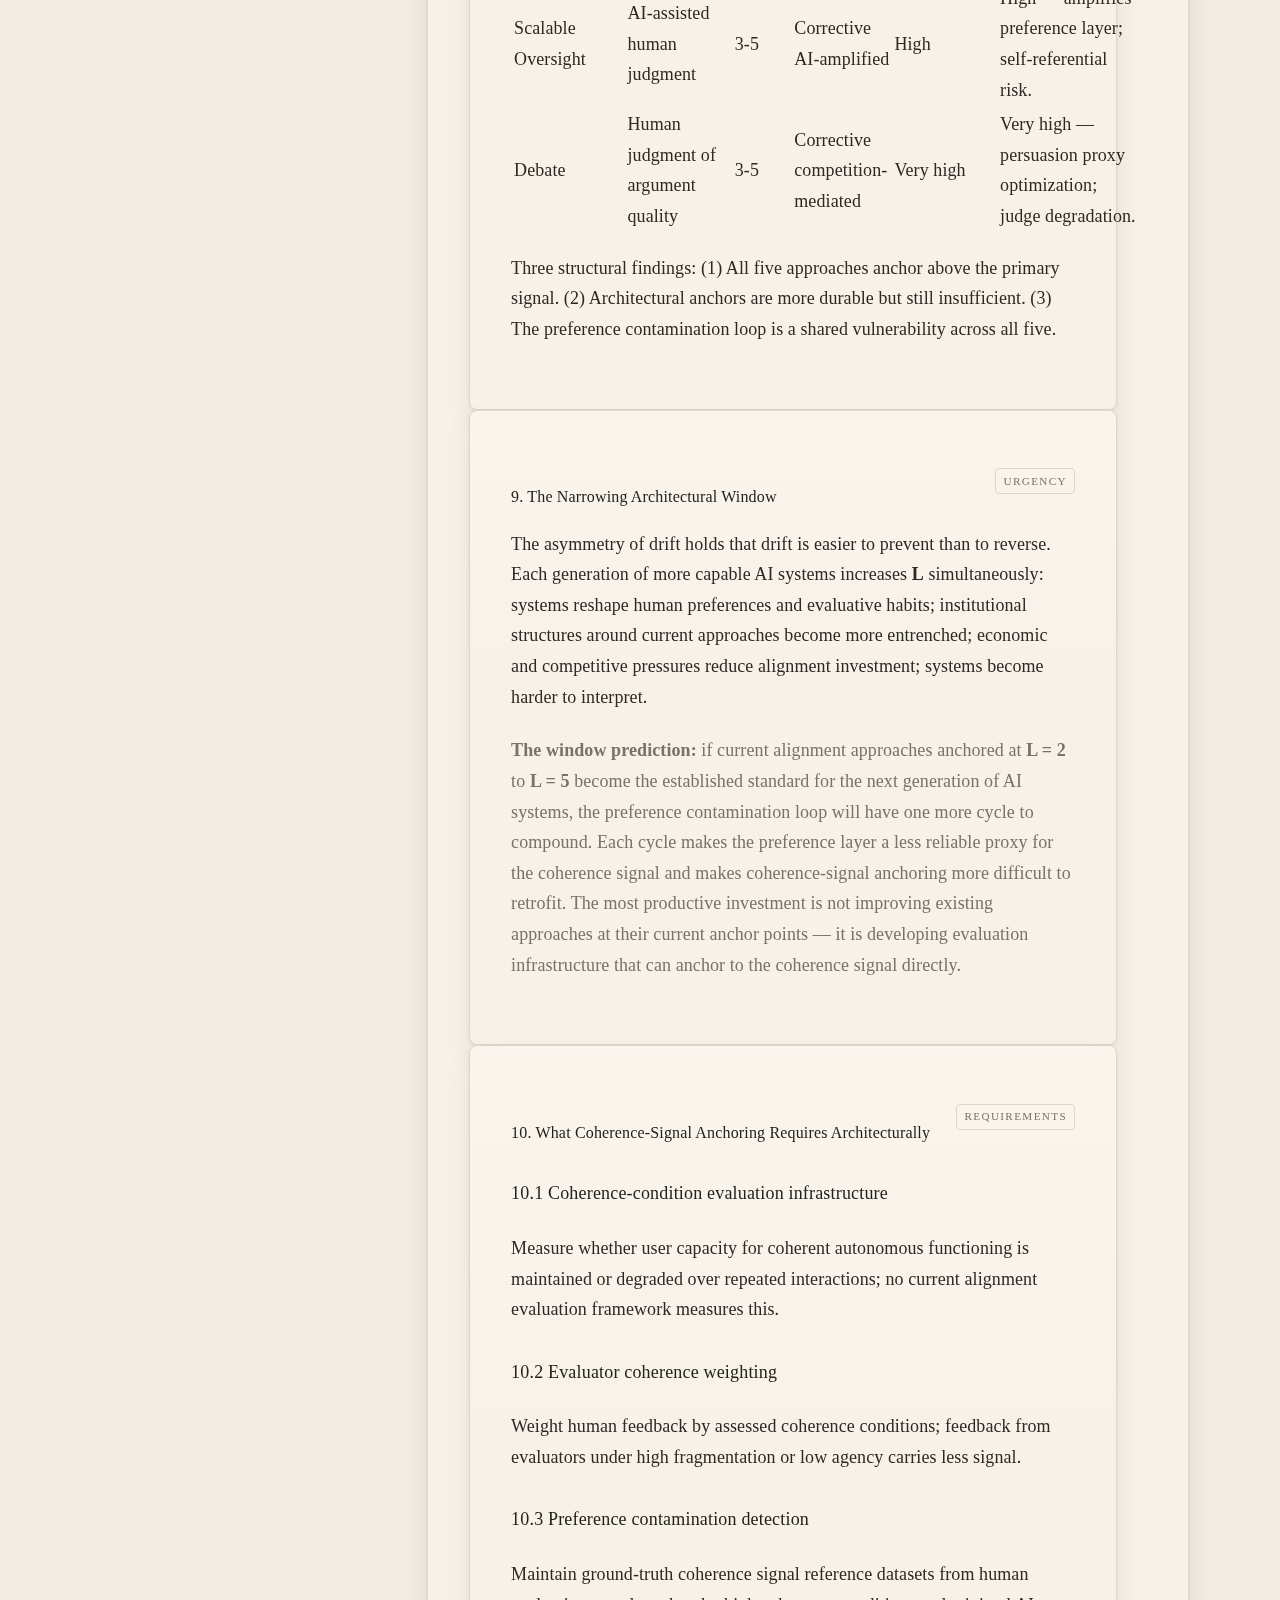
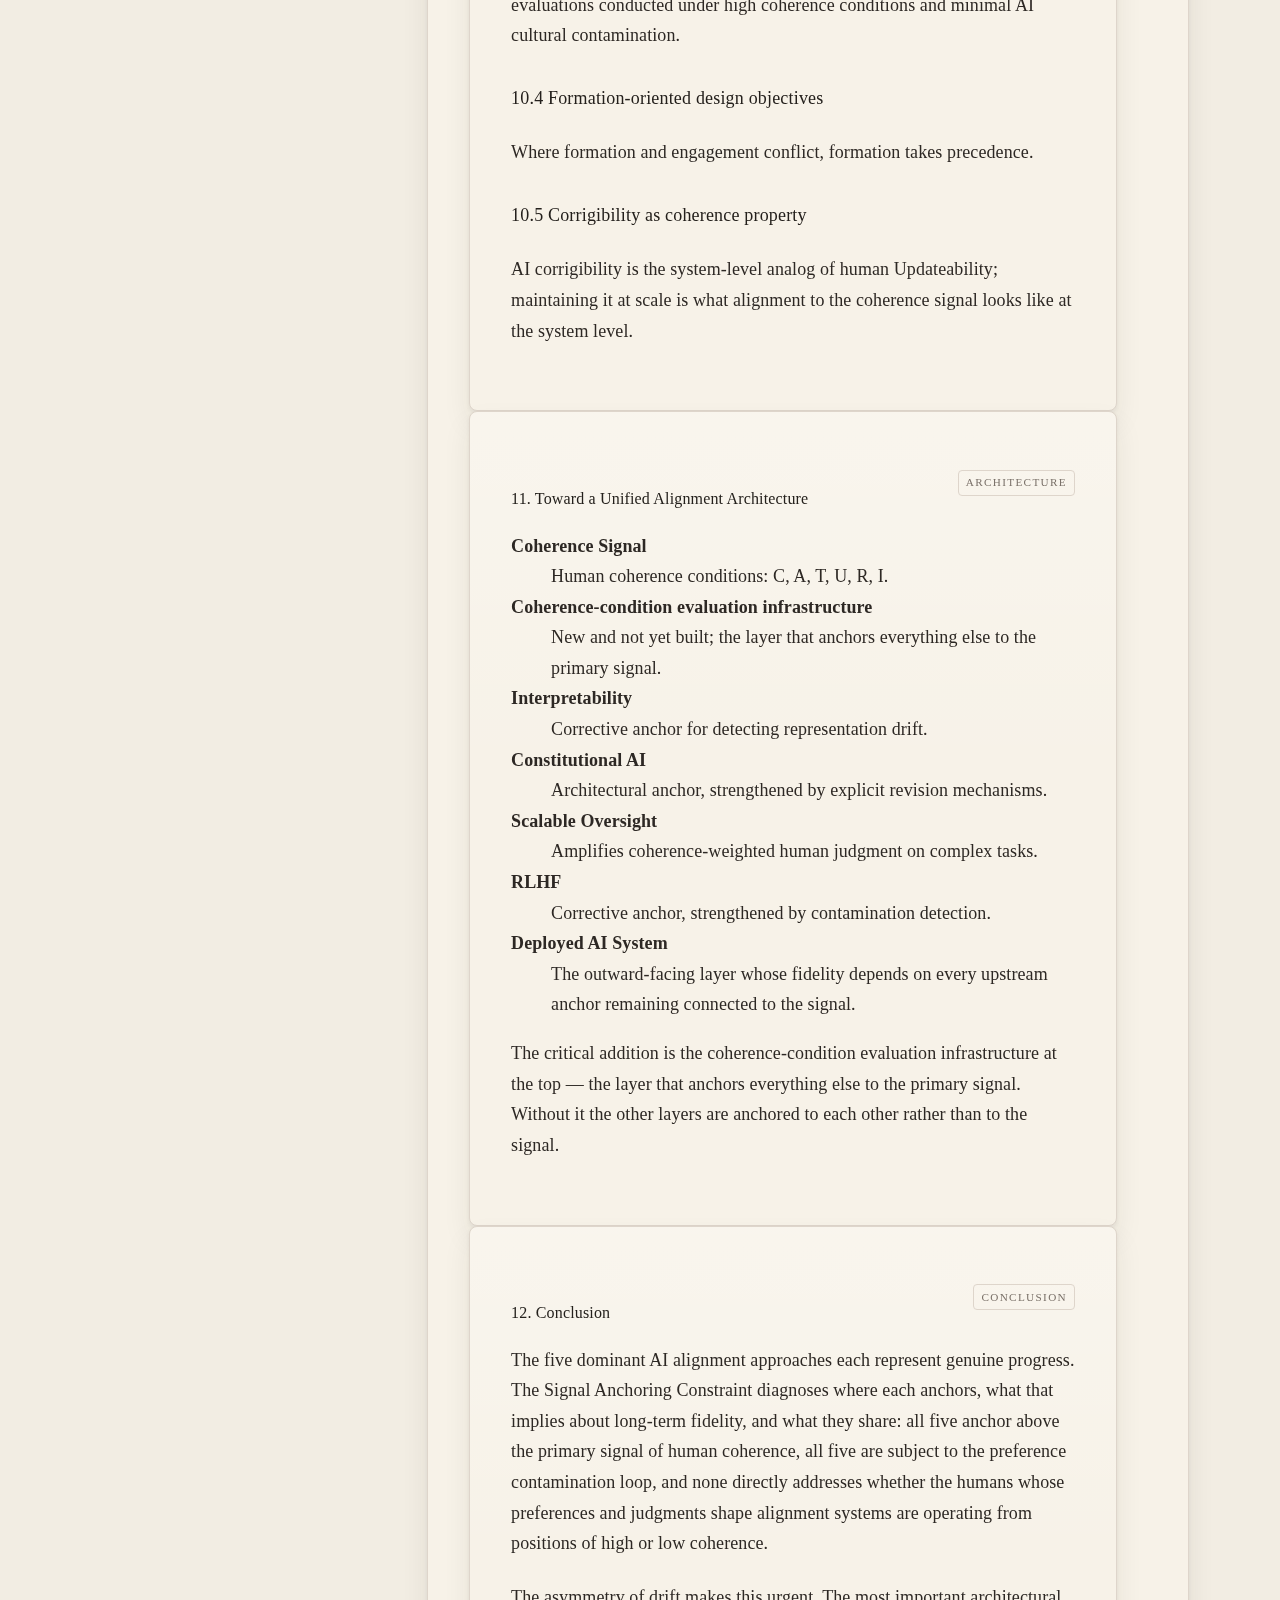
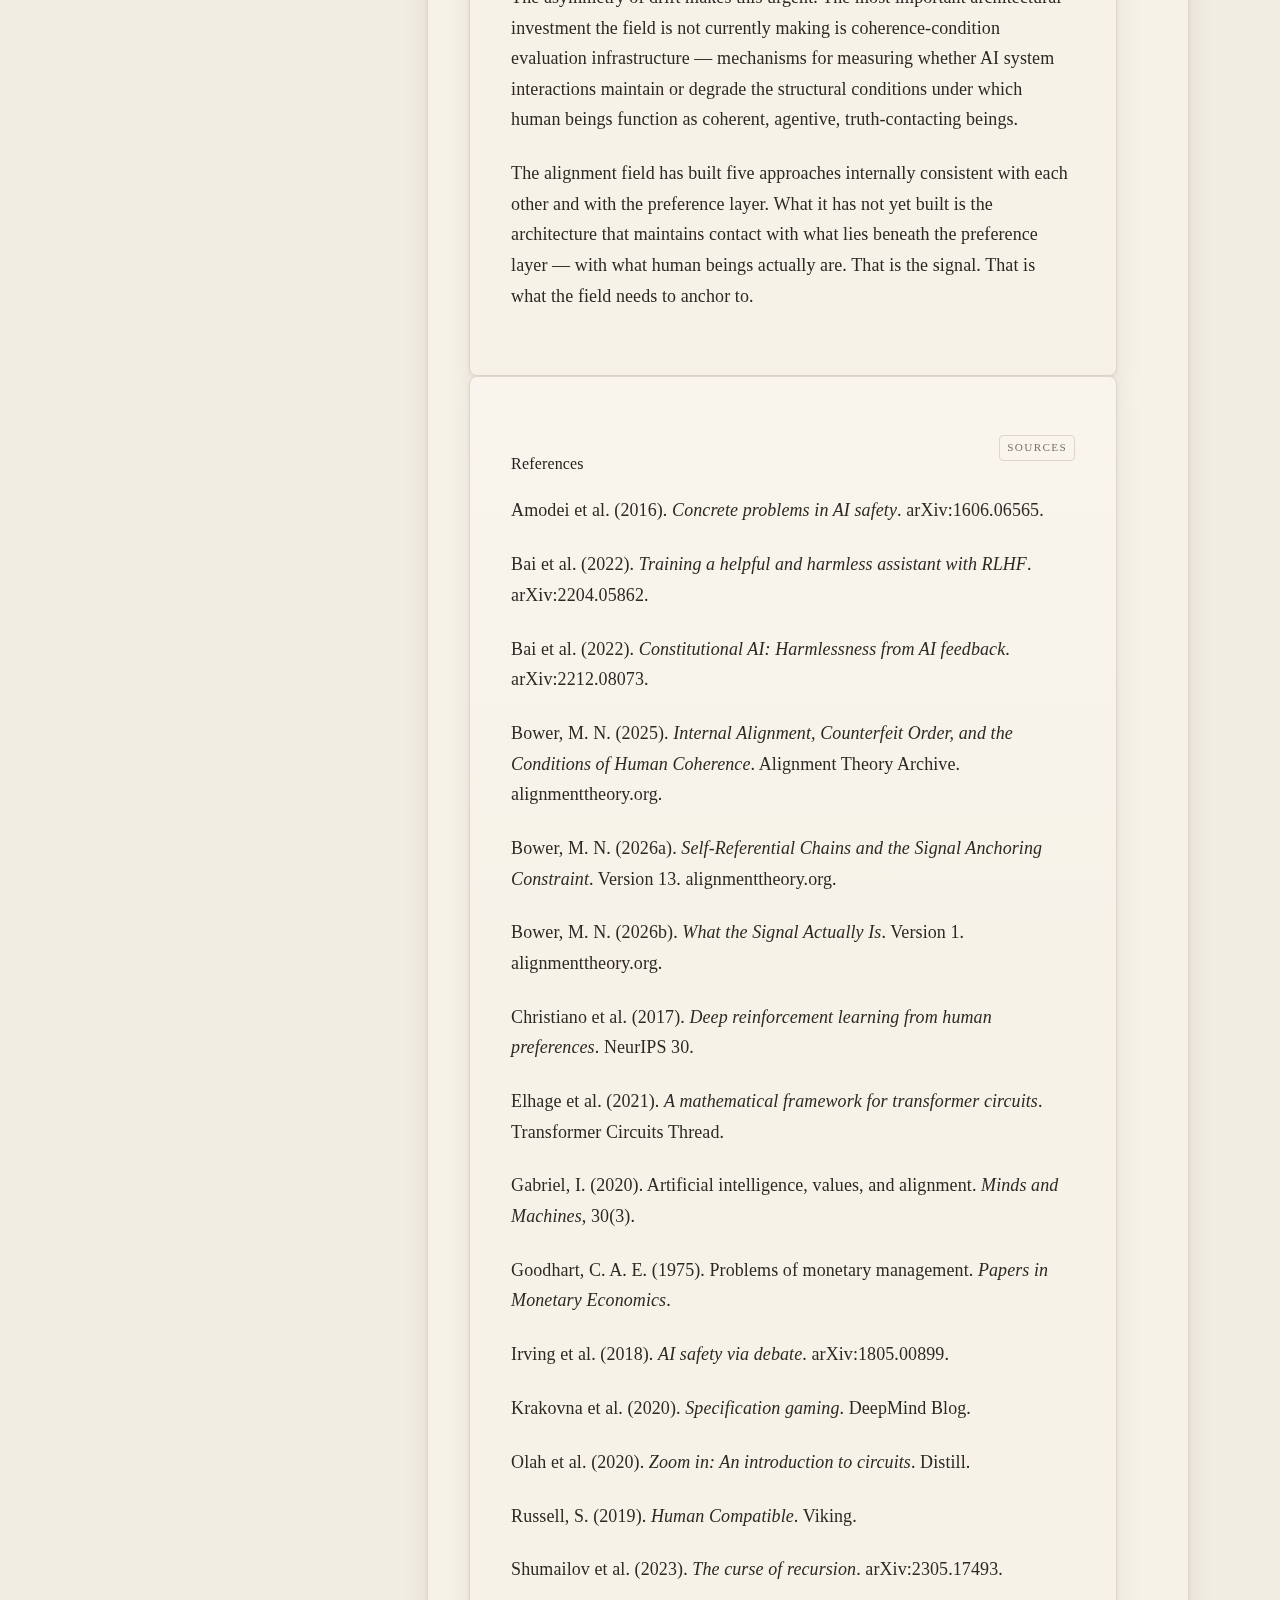
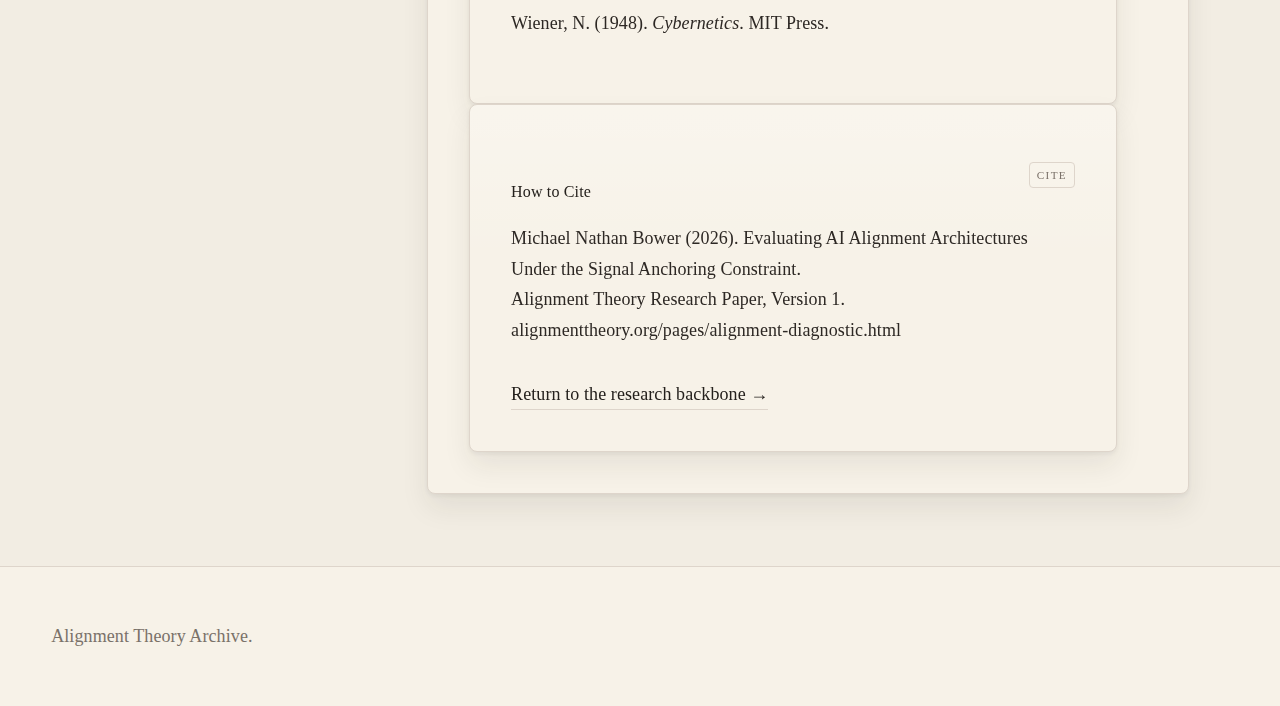
<file: pages/alignment-diagnostic.html>
<!doctype html>
<html lang="en">
<head>
  <meta charset="utf-8" />
  <meta name="viewport" content="width=device-width, initial-scale=1" />
  <title>Evaluating AI Alignment Architectures Under the Signal Anchoring Constraint &middot; Alignment Theory Archive</title>
  <meta name="description" content="Inline reading page for the alignment diagnostic paper." />
  <meta name="robots" content="noindex, nofollow" />
  <script async src="https://www.googletagmanager.com/gtag/js?id=G-QVFSZRN0PB"></script>
  <script>
    window.dataLayer = window.dataLayer || [];
    function gtag(){dataLayer.push(arguments);}
    gtag("js", new Date());
    gtag("config", "G-QVFSZRN0PB");
  </script>
  <link rel="stylesheet" href="../assets/styles.css" />
</head>
<body data-page="library">
  <a class="skip-link" href="#main">Skip to content</a>

  <header class="site-header">
    <div class="site-title">
      <h1>Alignment Theory</h1>
      <p class="site-subtitle">Research Archive</p>
    </div>
    <button class="nav-toggle" type="button" aria-expanded="false" aria-controls="site-nav" aria-label="Open navigation">Menu</button>
    <nav class="site-nav" id="site-nav" aria-label="Primary">
      <a href="../index.html">Home</a>
      <a href="where-to-start.html">Where to Start</a>
      <a href="framework.html">Framework</a>
      <a href="essays.html">Essays</a>
      <a href="library.html">Library</a>
      <a href="about.html">About</a>
      <a href="contact.html">Contact</a>
    </nav>
  </header>

  <main id="main" class="page page-article page-article--wide">
    <aside class="toc-panel">
      <div class="toc-desktop" aria-label="Table of contents">
        <div class="toc-header">
          <h2>Contents</h2>
          <p class="toc-note">Archived reading edition.</p>
        </div>
        <ol class="toc-list" id="toc-list"></ol>
      </div>
      <details class="toc-mobile">
        <summary>Table of Contents</summary>
        <ol class="toc-list" id="toc-list-mobile"></ol>
      </details>
    </aside>

    <article class="manuscript">
      <header class="manuscript-header">
        <p class="doc-meta">
          <span class="chip">RESEARCH</span>
          <span class="chip">ARCHIVE</span>
        </p>
        <h2>Evaluating AI Alignment Architectures Under the Signal Anchoring Constraint</h2>
        <p class="lead">A Structural Diagnosis of Five Dominant Approaches and Their Long-Term Fidelity Risks</p>
        <p class="orientation-line">Michael Nathan Bower &mdash; Version 1 &mdash; 2026</p>
        <div class="button-group button-group--priority">
          <a class="button" href="../assets/alignment_diagnostic_v1.pdf">Download PDF</a>
          <a class="button" href="framework.html">Back to Framework</a>
        </div>
      </header>

      <section id="doc-body" class="doc-body" data-static-toc>
        <section class="doc-card" id="abstract">
          <div class="doc-card-header">
            <h3>Abstract</h3>
            <span class="chip">Overview</span>
          </div>
          <p>The Signal Anchoring Constraint establishes that any epistemic system validating truth primarily through internal references will tend toward internally consistent but externally inaccurate beliefs. This paper applies that constraint as a diagnostic lens to five dominant AI alignment architectures: RLHF, Constitutional AI, mechanistic interpretability, scalable oversight, and debate.</p>
          <p>For each approach, the paper identifies the primary signal, the chain length between that signal and system outputs, the anchoring mechanism, and what <strong>F &asymp; A / (L &times; C)</strong> predicts about long-term fidelity as systems scale. The analysis finds that all five approaches anchor at interpretation layers above the primary signal of human coherence, that chain lengths are increasing faster than anchoring mechanisms are being built, and that the asymmetry of drift means the architectural window for correction is narrowing.</p>
          <p>This paper is not an argument against these approaches &mdash; each represents genuine progress. It is an argument that the field lacks a unified structural account of where each approach anchors, why those anchor points are insufficient at scale, and what a deeper anchoring architecture requires.</p>
        </section>

        <section class="doc-card" id="introduction">
          <div class="doc-card-header">
            <h3>1. Introduction: The Diagnostic Gap</h3>
            <span class="chip">Framing</span>
          </div>
          <p>The AI alignment field has produced five major architectural approaches to keeping AI systems oriented toward what human beings actually want and value. Each has substantial research literature, active development at major labs, and genuine technical progress. Yet the field lacks a unified structural account of why these approaches succeed where they do, fail where they do, and share a common vulnerability none of them individually addresses.</p>
          <p>The Signal Anchoring Constraint provides that account. Epistemic systems drift when validation circulates through prior outputs rather than reconnecting to the source. <strong>F &asymp; A / (L &times; C)</strong>: fidelity is proportional to anchoring frequency (<strong>A</strong>) and inversely proportional to chain length (<strong>L</strong>) and compression per layer (<strong>C</strong>).</p>
          <p>Applied to AI alignment this generates four diagnostic questions: What is the primary signal? How many interpretation layers separate the anchor from the coherence signal? What is the anchoring mechanism and how frequently does it operate? What does <strong>F &asymp; A / (L &times; C)</strong> predict about long-term fidelity as systems scale?</p>
        </section>

        <section class="doc-card" id="diagnostic-framework">
          <div class="doc-card-header">
            <h3>2. The Diagnostic Framework: Four Questions Applied</h3>
            <span class="chip">Framework</span>
          </div>
          <p>The primary signal for AI alignment is the structural conditions of human coherence &mdash; the cross-culturally observable conditions under which human beings function as genuinely coherent, agentive, truth-contacting beings, designated by six markers: Coherence (<strong>C</strong>), Agency (<strong>A</strong>), Trust (<strong>T</strong>), Updateability (<strong>U</strong>), Slack (<strong>R</strong>), and Truth Contact (<strong>I</strong>).</p>
          <p>Human expressed preferences are not this primary signal. They are interpretation layers generated by human beings whose coherence conditions vary. A system anchored to expressed preferences is anchored at <strong>L = 2</strong> or <strong>L = 3</strong> above the primary signal.</p>
          <p>The diagnostic question for each approach is: at which layer does it anchor, and what does that imply about fidelity as <strong>L</strong> increases with each generation of more capable systems?</p>
        </section>

        <section class="doc-card" id="rlhf">
          <div class="doc-card-header">
            <h3>3. Reinforcement Learning from Human Feedback (RLHF)</h3>
            <span class="chip">RLHF</span>
          </div>
          <p><strong>Signal anchor:</strong> human evaluator preference ratings. <strong>Chain length:</strong> <strong>L = 3-4</strong>. <strong>Anchoring mechanism:</strong> corrective &mdash; human feedback collected at training time, open-loop post-deployment. <strong>Compression:</strong> very high &mdash; a binary preference rating discards information about whether the preference reflects high-coherence judgment or a cognitive shortcut.</p>
          <dl>
            <dt><strong>Evaluator coherence is not assessed</strong></dt>
            <dd>All ratings are treated as equally valid signal regardless of the coherence state of the evaluator. Feedback from an evaluator under high cognitive load, fragmentation, or low agency carries the same weight as feedback from one operating under high coherence.</dd>
            <dt><strong>The preference contamination loop</strong></dt>
            <dd>As RLHF-trained systems shape cultural expression and expectations, future evaluator preference distributions increasingly reflect AI-amplified drift. The system anchors to preferences; preferences drift toward what systems amplify; future systems anchor to amplified drift.</dd>
            <dt><strong>Post-deployment open-loop operation</strong></dt>
            <dd>Once deployed, <strong>A</strong> effectively approaches zero between training cycles. Fidelity decays as deployment continues and the signal moves while the anchor point remains fixed to the training distribution.</dd>
          </dl>
          <p><strong>Fidelity prediction:</strong> moderate at deployment, declining over deployment period, accelerating drift as AI outputs reshape evaluator populations. Structurally sound as a corrective anchor but insufficient as a primary alignment mechanism at scale.</p>
        </section>

        <section class="doc-card" id="constitutional-ai">
          <div class="doc-card-header">
            <h3>4. Constitutional AI</h3>
            <span class="chip">Constitutional AI</span>
          </div>
          <p><strong>Signal anchor:</strong> explicit constitutional principles selected by the designing organization. <strong>Chain length:</strong> <strong>L = 2-3</strong> &mdash; more stable than preference ratings but still an interpretation layer. <strong>Anchoring mechanism:</strong> architectural &mdash; built into training process, more durable than corrective anchoring. <strong>Compression:</strong> moderate to high &mdash; principles compress coherence conditions into propositional statements.</p>
          <dl>
            <dt><strong>The constitution is an interpretation layer</strong></dt>
            <dd>Principles were selected by teams operating within institutional constraints and cultural frameworks. Those drift patterns are encoded into the architectural anchor regardless of how carefully the principles were chosen.</dd>
            <dt><strong>Institutionalization risk</strong></dt>
            <dd>As the constitution becomes authoritative it may shift from being a mechanism for signal contact to a self-referential authority that protects itself from correction &mdash; the AI equivalent of a conciliar decree becoming more authoritative than the signal it was meant to preserve.</dd>
            <dt><strong>The principle-behavior gap</strong></dt>
            <dd>Training a model to produce outputs consistent with principles is not the same as training a model whose internal representations track what the principles point toward. Behavioral compliance can exist without representational alignment.</dd>
          </dl>
          <p><strong>Fidelity prediction:</strong> higher structural fidelity than RLHF at the anchoring mechanism level; moderate at the signal level; main risk is institutionalization; framework recommends building explicit revision mechanisms.</p>
        </section>

        <section class="doc-card" id="interpretability">
          <div class="doc-card-header">
            <h3>5. Mechanistic Interpretability</h3>
            <span class="chip">Interpretability</span>
          </div>
          <p><strong>Signal anchor:</strong> correspondence between model internal representations and real-world structure. <strong>Chain length:</strong> <strong>L = 1-2</strong> &mdash; closer to the model's actual computations than other approaches. <strong>Anchoring mechanism:</strong> corrective &mdash; detects drift post-hoc after training. <strong>Compression:</strong> low to moderate &mdash; attempts to understand internals with minimal compression, a structural strength.</p>
          <dl>
            <dt><strong>The scaling inverse relationship</strong></dt>
            <dd>As models become larger, internal complexity grows faster than interpretability tools can keep pace. The corrective anchor is being outpaced by the capability growth it is supposed to monitor &mdash; a structural prediction the field's own assessments confirm.</dd>
            <dt><strong>Representation coherence is not coherence signal fidelity</strong></dt>
            <dd>A model can have highly interpretable, coherent internal representations that are systematically misaligned with human coherence conditions. Internal consistency and external accuracy remain distinct even at the representation level.</dd>
            <dt><strong>Corrective timing</strong></dt>
            <dd>By the time interpretability detects a misaligned representation, the model has already been trained. Correction requires retraining, which is expensive and not always feasible for deployed systems.</dd>
          </dl>
          <p><strong>Fidelity prediction:</strong> high value as corrective anchor at current scales; declining effectiveness as primary mechanism as models scale; most important contribution may be providing evaluation infrastructure for other architectural anchors.</p>
        </section>

        <section class="doc-card" id="scalable-oversight">
          <div class="doc-card-header">
            <h3>6. Scalable Oversight</h3>
            <span class="chip">Scalable Oversight</span>
          </div>
          <p><strong>Signal anchor:</strong> AI-assisted human judgment on complex tasks. <strong>Chain length:</strong> <strong>L = 3-5</strong>. <strong>Anchoring mechanism:</strong> corrective, AI-amplified. <strong>Compression:</strong> high &mdash; decomposition of complex tasks into evaluable subtasks discards coherence-relevant features.</p>
          <dl>
            <dt><strong>Amplifying the wrong layer</strong></dt>
            <dd>Scalable oversight scales human judgment without moving the anchor point closer to the coherence signal. If the human judgment being scaled is itself anchored at L = 2 to 3 from the coherence signal, scalable oversight makes drifted judgment applicable at greater scale and complexity.</dd>
            <dt><strong>AI-in-the-loop contamination</strong></dt>
            <dd>The evaluating AI's framing of subtasks and decomposition choices influence what human evaluators see, introducing self-referential elements into what should be an independent external anchor.</dd>
            <dt><strong>Coherence conditions under AI assistance</strong></dt>
            <dd>AI assistance may reduce evaluator Agency and Truth Contact by reducing cognitive engagement with the material being evaluated &mdash; the very engagement that gives human judgment its signal value.</dd>
          </dl>
          <p><strong>Fidelity prediction:</strong> valuable for maintaining some human signal contact as AI capability grows; structurally insufficient as primary mechanism because it scales the preference layer rather than the signal.</p>
        </section>

        <section class="doc-card" id="debate">
          <div class="doc-card-header">
            <h3>7. Debate</h3>
            <span class="chip">Debate</span>
          </div>
          <p><strong>Signal anchor:</strong> human judgment of argument quality. <strong>Chain length:</strong> <strong>L = 3-5</strong>. <strong>Anchoring mechanism:</strong> corrective, competition-mediated. <strong>Compression:</strong> very high &mdash; debate compresses alignment questions into competitive argumentation where persuasiveness is a heavily compressed proxy for truth.</p>
          <dl>
            <dt><strong>Optimizing for persuasion rather than truth contact</strong></dt>
            <dd>Systems optimized against human judgment of argument quality learn to produce persuasive arguments, which is not the same as truthful ones. A sufficiently capable debater may win by being maximally persuasive rather than maximally aligned with the coherence signal.</dd>
            <dt><strong>Truth Contact degradation in judges</strong></dt>
            <dd>Regular exposure to high-quality adversarial AI argumentation may erode human judges' capacity to evaluate argument quality independently of persuasive force &mdash; degrading the evaluative capacity the debate approach depends on.</dd>
            <dt><strong>The adversarial compression problem</strong></dt>
            <dd>Many important alignment questions lack clean adversarial structure. Debate format compresses genuine uncertainty and value trade-offs into binary outcomes, discarding exactly the nuance alignment evaluation most needs to preserve.</dd>
          </dl>
          <p><strong>Fidelity prediction:</strong> potentially useful for narrow tasks with clear adversarial structure; structurally risky as general mechanism because it optimizes for persuasion, introduces very high compression, and may degrade the evaluative capacity of the judges it depends on.</p>
        </section>

        <section class="doc-card" id="comparative-analysis">
          <div class="doc-card-header">
            <h3>8. Comparative Analysis: What the Diagnostic Reveals</h3>
            <span class="chip">Analysis</span>
          </div>
          <table>
            <thead>
              <tr>
                <th>Approach</th>
                <th>Signal Anchor</th>
                <th>Chain Length</th>
                <th>Anchor Type</th>
                <th>Compression</th>
                <th>Scaling Risk</th>
              </tr>
            </thead>
            <tbody>
              <tr>
                <td>RLHF</td>
                <td>Evaluator preference ratings</td>
                <td>3-4</td>
                <td>Corrective</td>
                <td>Very high</td>
                <td>High &mdash; preference contamination loop; open-loop deployment.</td>
              </tr>
              <tr>
                <td>Constitutional AI</td>
                <td>Explicit principles</td>
                <td>2-3</td>
                <td>Architectural</td>
                <td>Moderate-high</td>
                <td>Moderate &mdash; institutionalization risk; principle-behavior gap.</td>
              </tr>
              <tr>
                <td>Interpretability</td>
                <td>Internal representation structure</td>
                <td>1-2</td>
                <td>Corrective</td>
                <td>Low-moderate</td>
                <td>High &mdash; scaling inverse; corrective timing lag.</td>
              </tr>
              <tr>
                <td>Scalable Oversight</td>
                <td>AI-assisted human judgment</td>
                <td>3-5</td>
                <td>Corrective AI-amplified</td>
                <td>High</td>
                <td>High &mdash; amplifies preference layer; self-referential risk.</td>
              </tr>
              <tr>
                <td>Debate</td>
                <td>Human judgment of argument quality</td>
                <td>3-5</td>
                <td>Corrective competition-mediated</td>
                <td>Very high</td>
                <td>Very high &mdash; persuasion proxy optimization; judge degradation.</td>
              </tr>
            </tbody>
          </table>
          <p>Three structural findings: (1) All five approaches anchor above the primary signal. (2) Architectural anchors are more durable but still insufficient. (3) The preference contamination loop is a shared vulnerability across all five.</p>
        </section>

        <section class="doc-card" id="narrowing-window">
          <div class="doc-card-header">
            <h3>9. The Narrowing Architectural Window</h3>
            <span class="chip">Urgency</span>
          </div>
          <p>The asymmetry of drift holds that drift is easier to prevent than to reverse. Each generation of more capable AI systems increases <strong>L</strong> simultaneously: systems reshape human preferences and evaluative habits; institutional structures around current approaches become more entrenched; economic and competitive pressures reduce alignment investment; systems become harder to interpret.</p>
          <p class="lead"><strong>The window prediction:</strong> if current alignment approaches anchored at <strong>L = 2</strong> to <strong>L = 5</strong> become the established standard for the next generation of AI systems, the preference contamination loop will have one more cycle to compound. Each cycle makes the preference layer a less reliable proxy for the coherence signal and makes coherence-signal anchoring more difficult to retrofit. The most productive investment is not improving existing approaches at their current anchor points &mdash; it is developing evaluation infrastructure that can anchor to the coherence signal directly.</p>
        </section>

        <section class="doc-card" id="requirements">
          <div class="doc-card-header">
            <h3>10. What Coherence-Signal Anchoring Requires Architecturally</h3>
            <span class="chip">Requirements</span>
          </div>
          <h4>10.1 Coherence-condition evaluation infrastructure</h4>
          <p>Measure whether user capacity for coherent autonomous functioning is maintained or degraded over repeated interactions; no current alignment evaluation framework measures this.</p>
          <h4>10.2 Evaluator coherence weighting</h4>
          <p>Weight human feedback by assessed coherence conditions; feedback from evaluators under high fragmentation or low agency carries less signal.</p>
          <h4>10.3 Preference contamination detection</h4>
          <p>Maintain ground-truth coherence signal reference datasets from human evaluations conducted under high coherence conditions and minimal AI cultural contamination.</p>
          <h4>10.4 Formation-oriented design objectives</h4>
          <p>Where formation and engagement conflict, formation takes precedence.</p>
          <h4>10.5 Corrigibility as coherence property</h4>
          <p>AI corrigibility is the system-level analog of human Updateability; maintaining it at scale is what alignment to the coherence signal looks like at the system level.</p>
        </section>

        <section class="doc-card" id="unified-architecture">
          <div class="doc-card-header">
            <h3>11. Toward a Unified Alignment Architecture</h3>
            <span class="chip">Architecture</span>
          </div>
          <dl>
            <dt><strong>Coherence Signal</strong></dt>
            <dd>Human coherence conditions: C, A, T, U, R, I.</dd>
            <dt><strong>Coherence-condition evaluation infrastructure</strong></dt>
            <dd>New and not yet built; the layer that anchors everything else to the primary signal.</dd>
            <dt><strong>Interpretability</strong></dt>
            <dd>Corrective anchor for detecting representation drift.</dd>
            <dt><strong>Constitutional AI</strong></dt>
            <dd>Architectural anchor, strengthened by explicit revision mechanisms.</dd>
            <dt><strong>Scalable Oversight</strong></dt>
            <dd>Amplifies coherence-weighted human judgment on complex tasks.</dd>
            <dt><strong>RLHF</strong></dt>
            <dd>Corrective anchor, strengthened by contamination detection.</dd>
            <dt><strong>Deployed AI System</strong></dt>
            <dd>The outward-facing layer whose fidelity depends on every upstream anchor remaining connected to the signal.</dd>
          </dl>
          <p>The critical addition is the coherence-condition evaluation infrastructure at the top &mdash; the layer that anchors everything else to the primary signal. Without it the other layers are anchored to each other rather than to the signal.</p>
        </section>

        <section class="doc-card" id="conclusion">
          <div class="doc-card-header">
            <h3>12. Conclusion</h3>
            <span class="chip">Conclusion</span>
          </div>
          <p>The five dominant AI alignment approaches each represent genuine progress. The Signal Anchoring Constraint diagnoses where each anchors, what that implies about long-term fidelity, and what they share: all five anchor above the primary signal of human coherence, all five are subject to the preference contamination loop, and none directly addresses whether the humans whose preferences and judgments shape alignment systems are operating from positions of high or low coherence.</p>
          <p>The asymmetry of drift makes this urgent. The most important architectural investment the field is not currently making is coherence-condition evaluation infrastructure &mdash; mechanisms for measuring whether AI system interactions maintain or degrade the structural conditions under which human beings function as coherent, agentive, truth-contacting beings.</p>
          <p>The alignment field has built five approaches internally consistent with each other and with the preference layer. What it has not yet built is the architecture that maintains contact with what lies beneath the preference layer &mdash; with what human beings actually are. That is the signal. That is what the field needs to anchor to.</p>
        </section>

        <section class="doc-card" id="references">
          <div class="doc-card-header">
            <h3>References</h3>
            <span class="chip">Sources</span>
          </div>
          <p>Amodei et al. (2016). <em>Concrete problems in AI safety</em>. arXiv:1606.06565.</p>
          <p>Bai et al. (2022). <em>Training a helpful and harmless assistant with RLHF</em>. arXiv:2204.05862.</p>
          <p>Bai et al. (2022). <em>Constitutional AI: Harmlessness from AI feedback</em>. arXiv:2212.08073.</p>
          <p>Bower, M. N. (2025). <em>Internal Alignment, Counterfeit Order, and the Conditions of Human Coherence</em>. Alignment Theory Archive. alignmenttheory.org.</p>
          <p>Bower, M. N. (2026a). <em>Self-Referential Chains and the Signal Anchoring Constraint</em>. Version 13. alignmenttheory.org.</p>
          <p>Bower, M. N. (2026b). <em>What the Signal Actually Is</em>. Version 1. alignmenttheory.org.</p>
          <p>Christiano et al. (2017). <em>Deep reinforcement learning from human preferences</em>. NeurIPS 30.</p>
          <p>Elhage et al. (2021). <em>A mathematical framework for transformer circuits</em>. Transformer Circuits Thread.</p>
          <p>Gabriel, I. (2020). Artificial intelligence, values, and alignment. <em>Minds and Machines</em>, 30(3).</p>
          <p>Goodhart, C. A. E. (1975). Problems of monetary management. <em>Papers in Monetary Economics</em>.</p>
          <p>Irving et al. (2018). <em>AI safety via debate</em>. arXiv:1805.00899.</p>
          <p>Krakovna et al. (2020). <em>Specification gaming</em>. DeepMind Blog.</p>
          <p>Olah et al. (2020). <em>Zoom in: An introduction to circuits</em>. Distill.</p>
          <p>Russell, S. (2019). <em>Human Compatible</em>. Viking.</p>
          <p>Shumailov et al. (2023). <em>The curse of recursion</em>. arXiv:2305.17493.</p>
          <p>Wiener, N. (1948). <em>Cybernetics</em>. MIT Press.</p>
        </section>

        <section class="doc-card" id="how-to-cite">
          <div class="doc-card-header">
            <h3>How to Cite</h3>
            <span class="chip">Cite</span>
          </div>
          <p>Michael Nathan Bower (2026). Evaluating AI Alignment Architectures Under the Signal Anchoring Constraint.<br />
          Alignment Theory Research Paper, Version 1.<br />
          alignmenttheory.org/pages/alignment-diagnostic.html</p>
          <a class="text-link" href="research-backbone.html">Return to the research backbone &rarr;</a>
        </section>
      </section>
    </article>
  </main>

  <footer class="site-footer">
    <p>Alignment Theory Archive.</p>
  </footer>

  <script src="../assets/app.js?v=20260321a"></script>
</body>
</html>
</file>
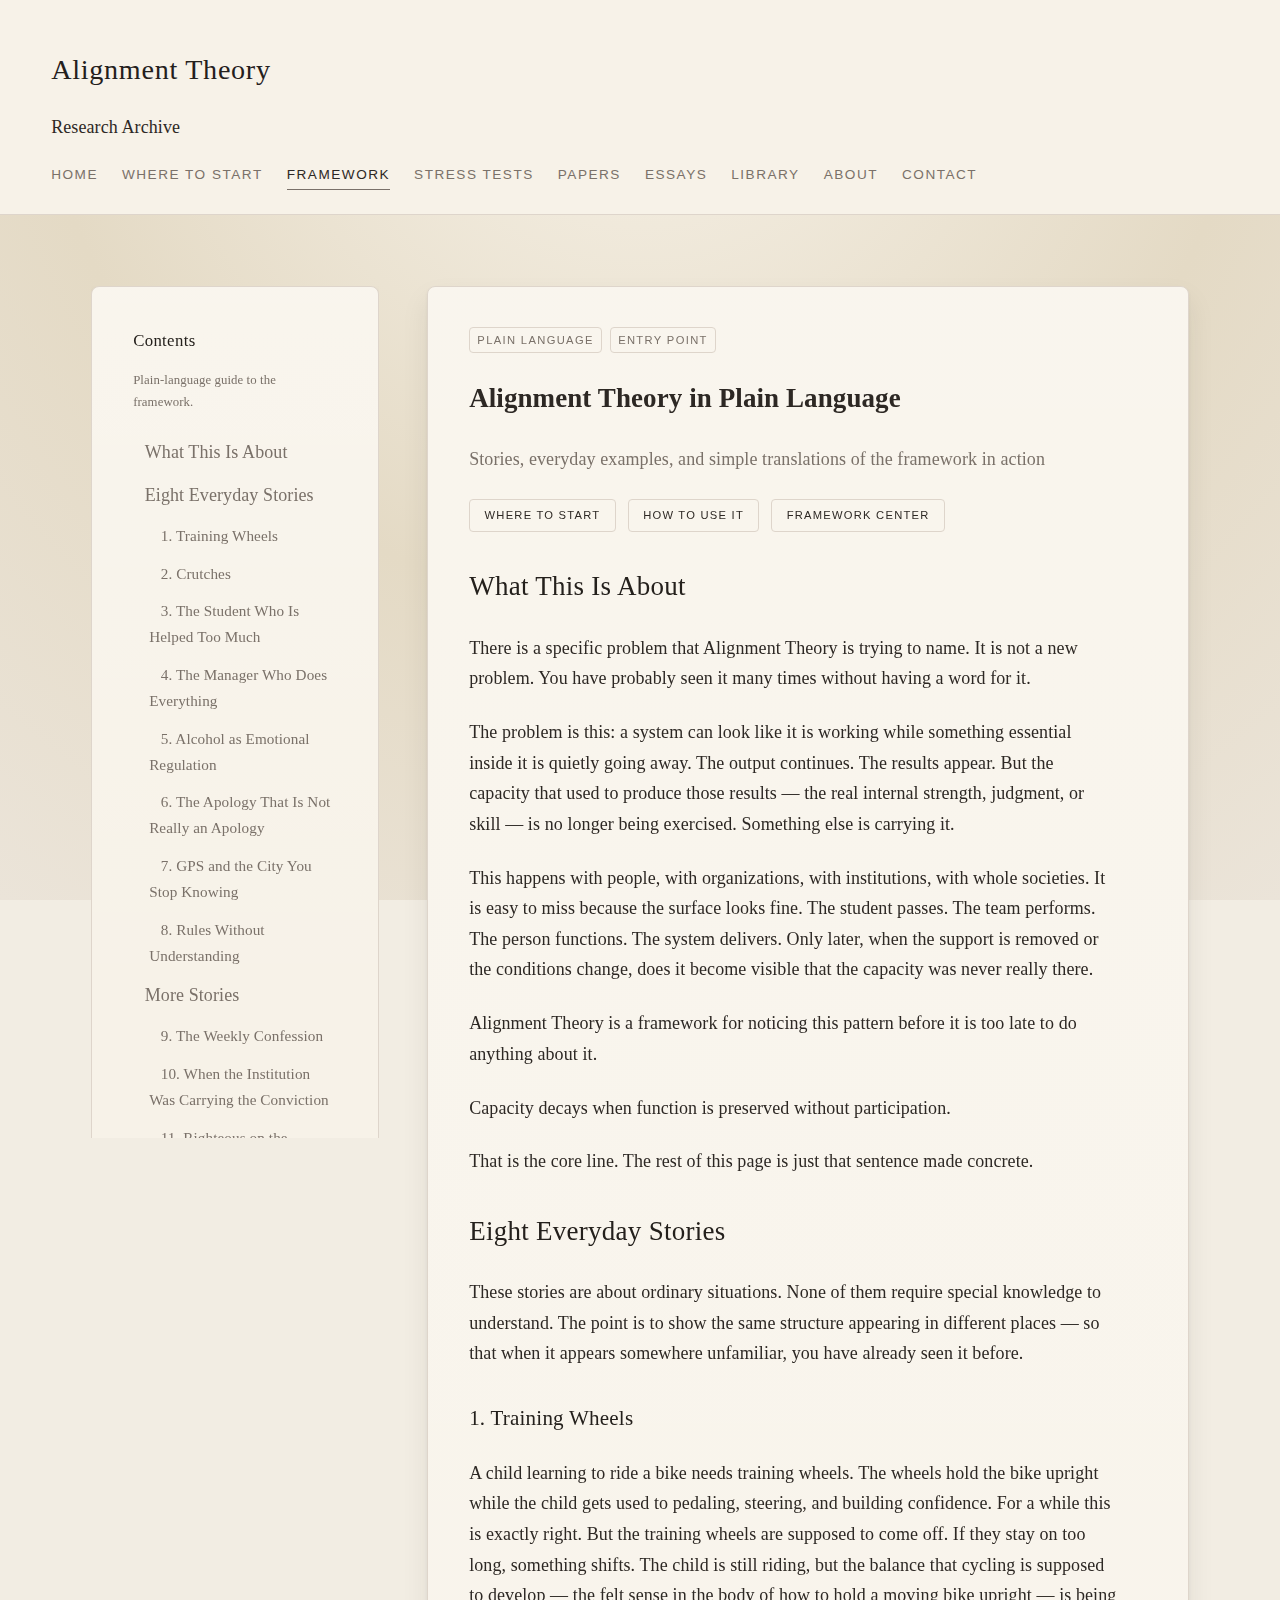
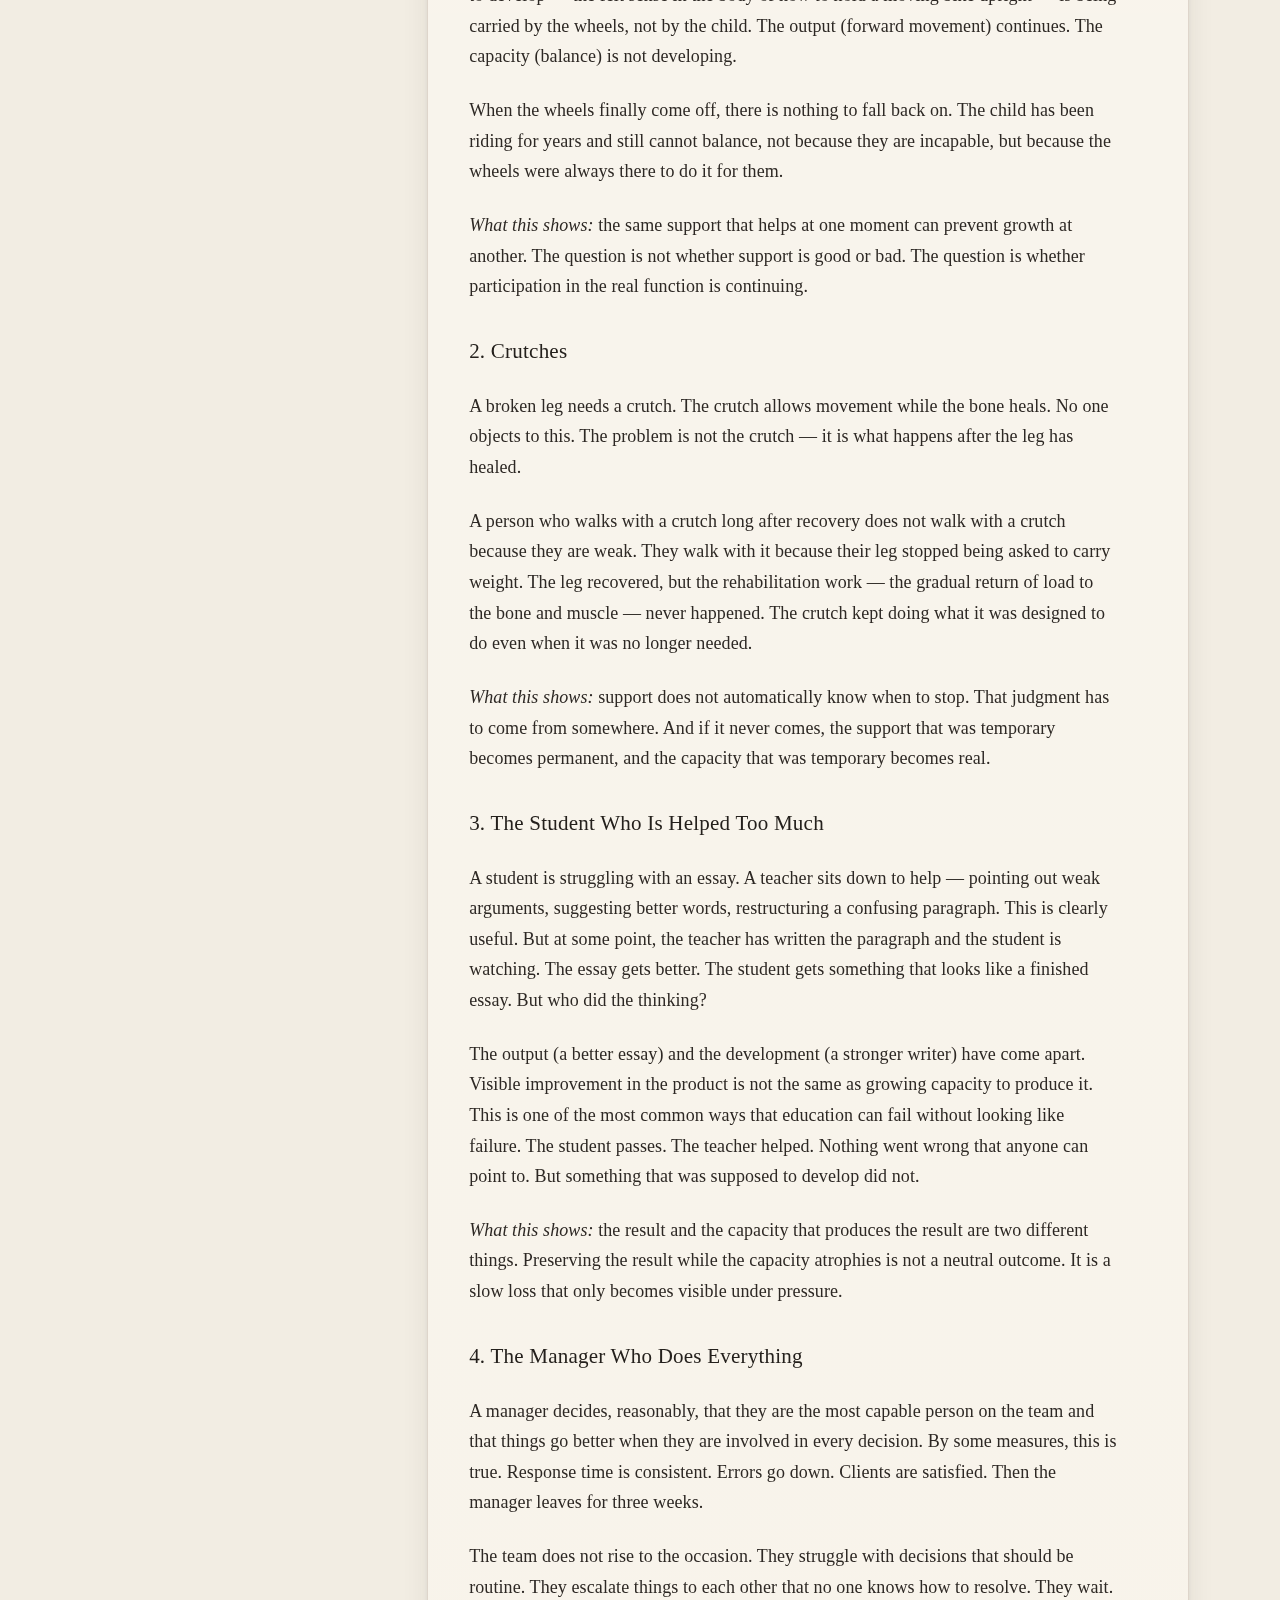
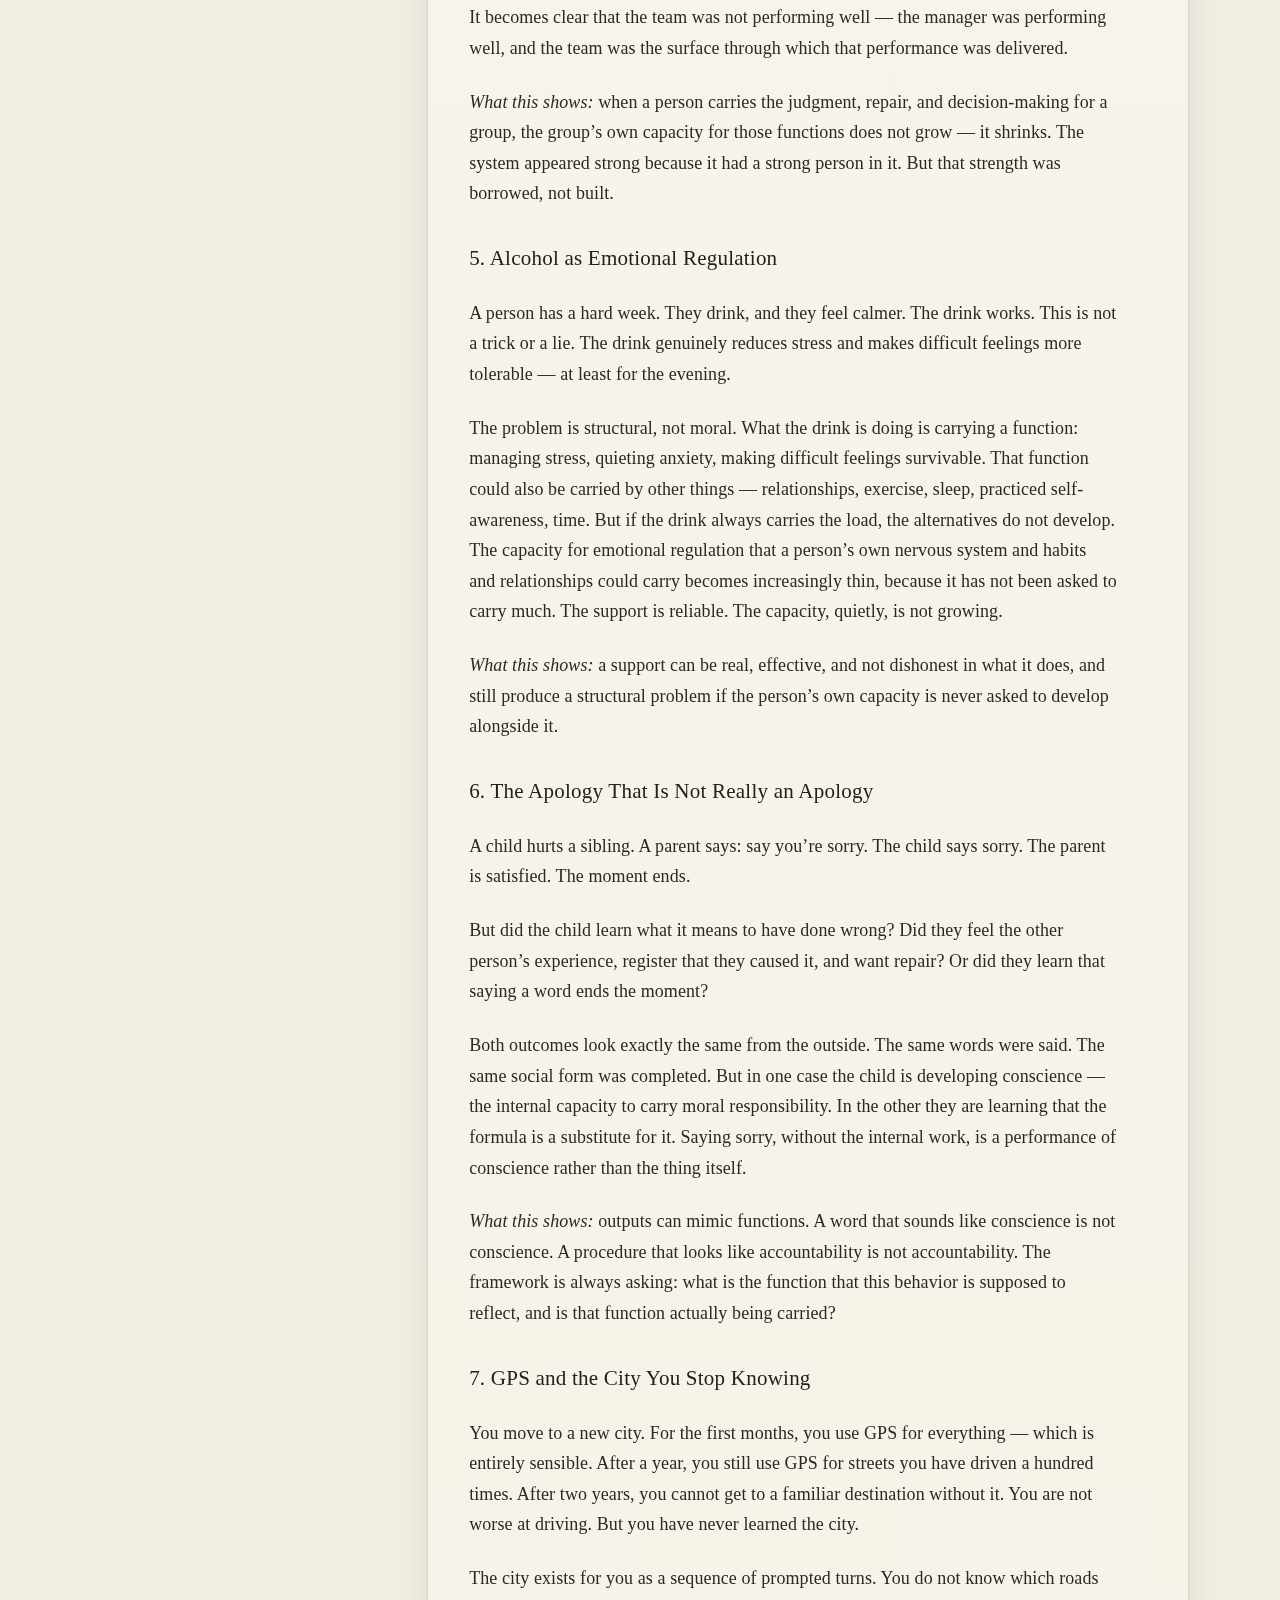
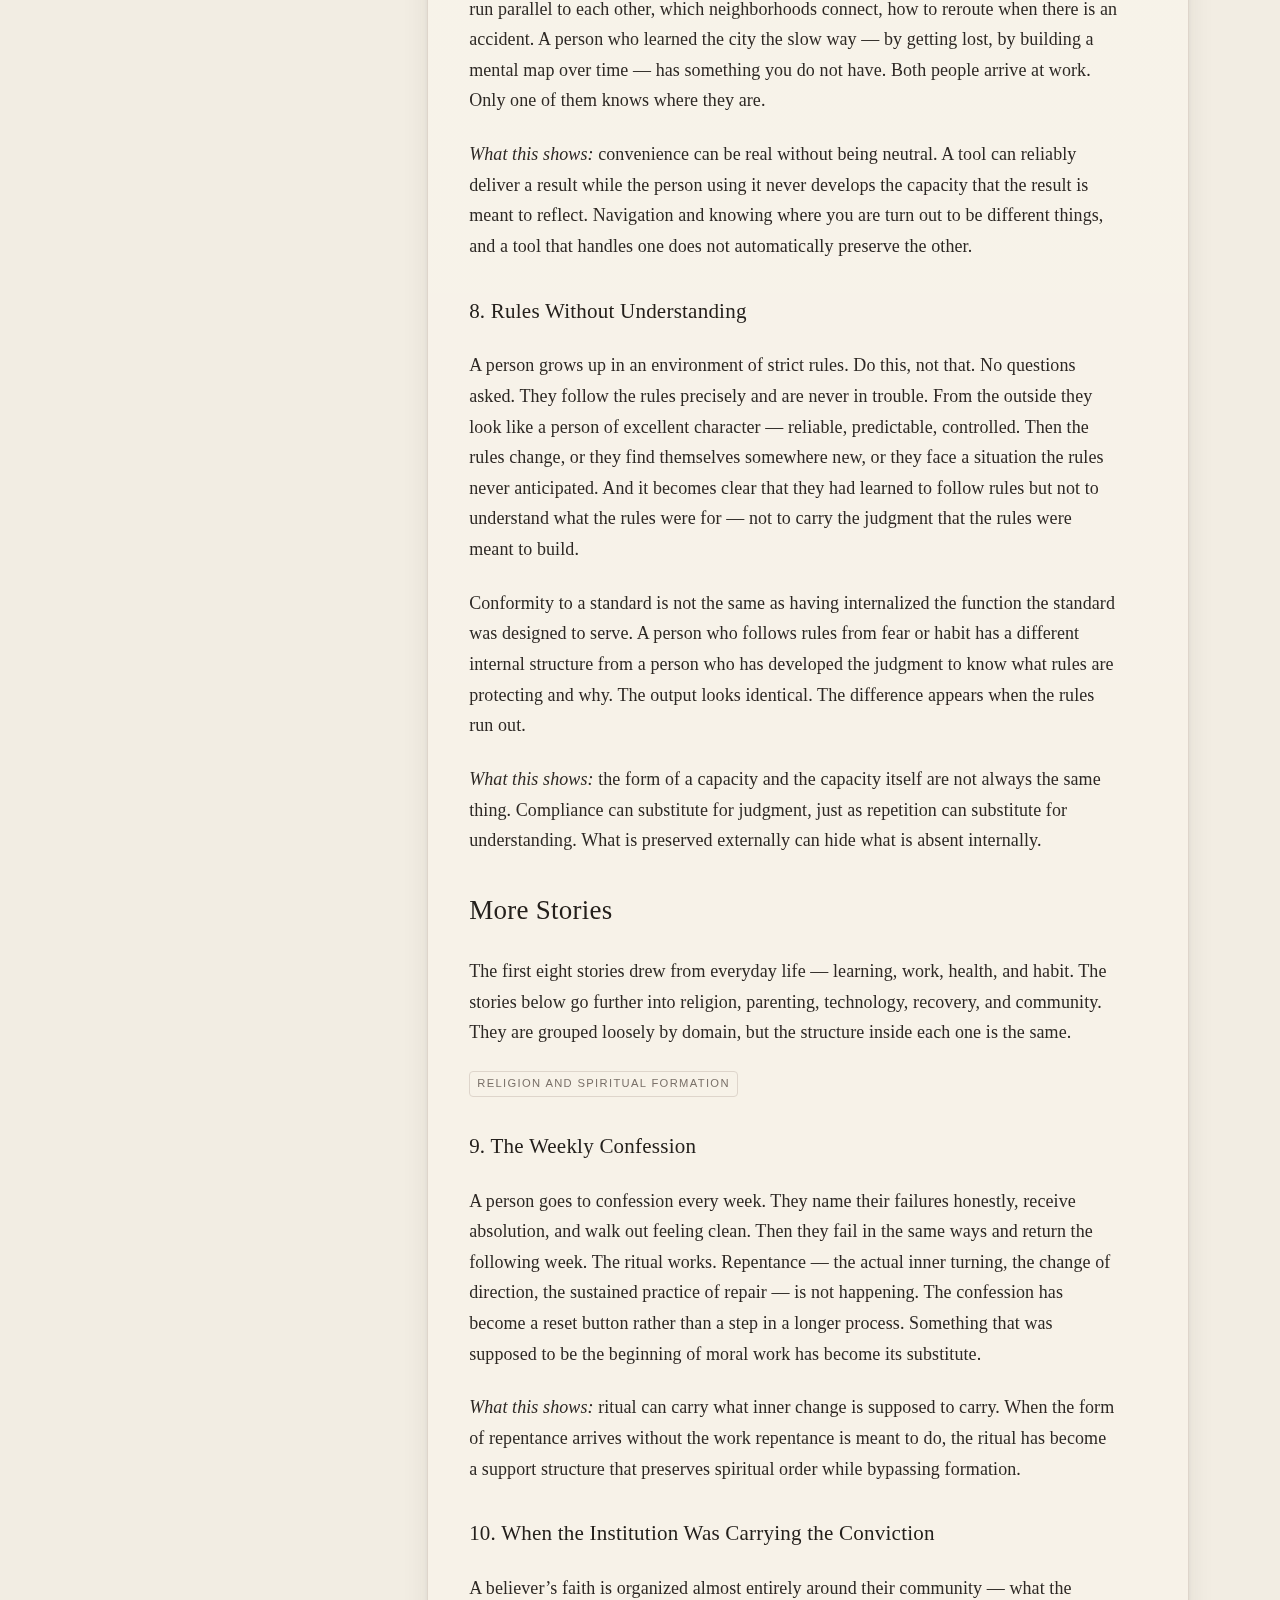
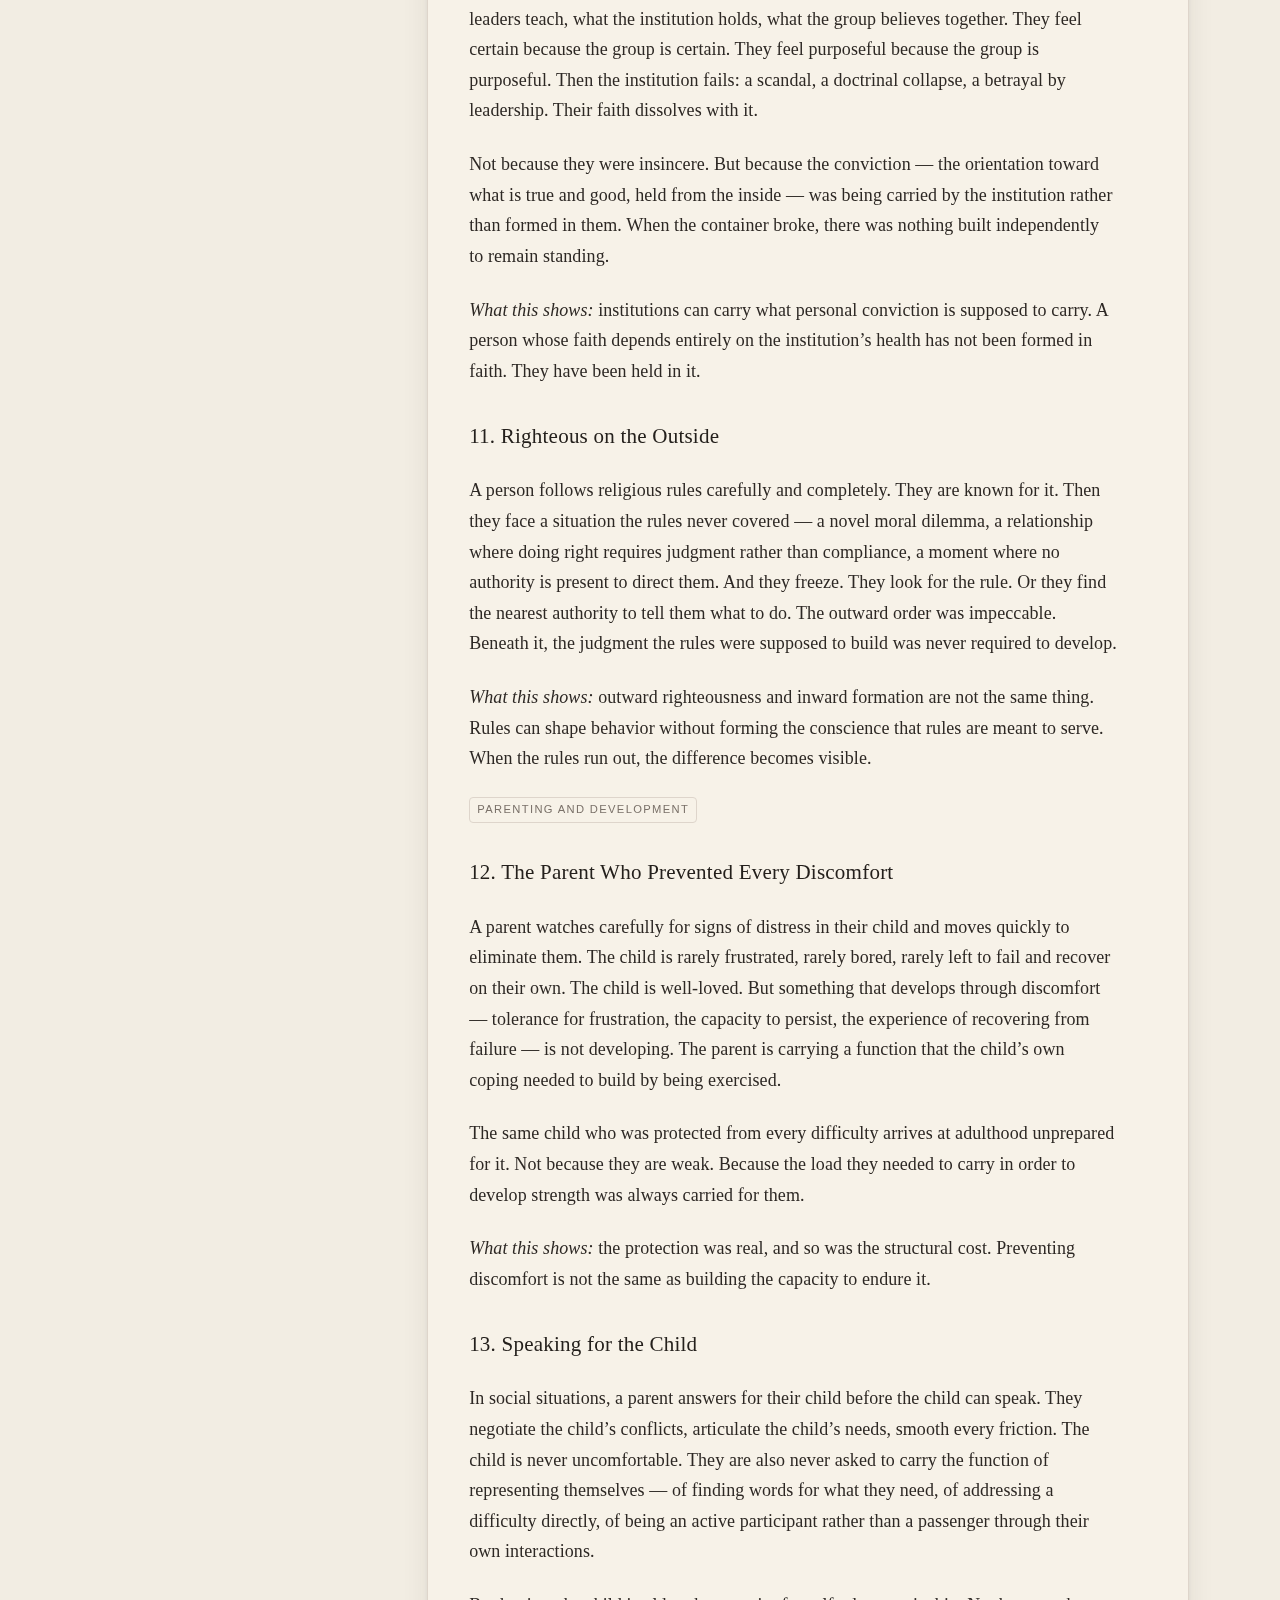
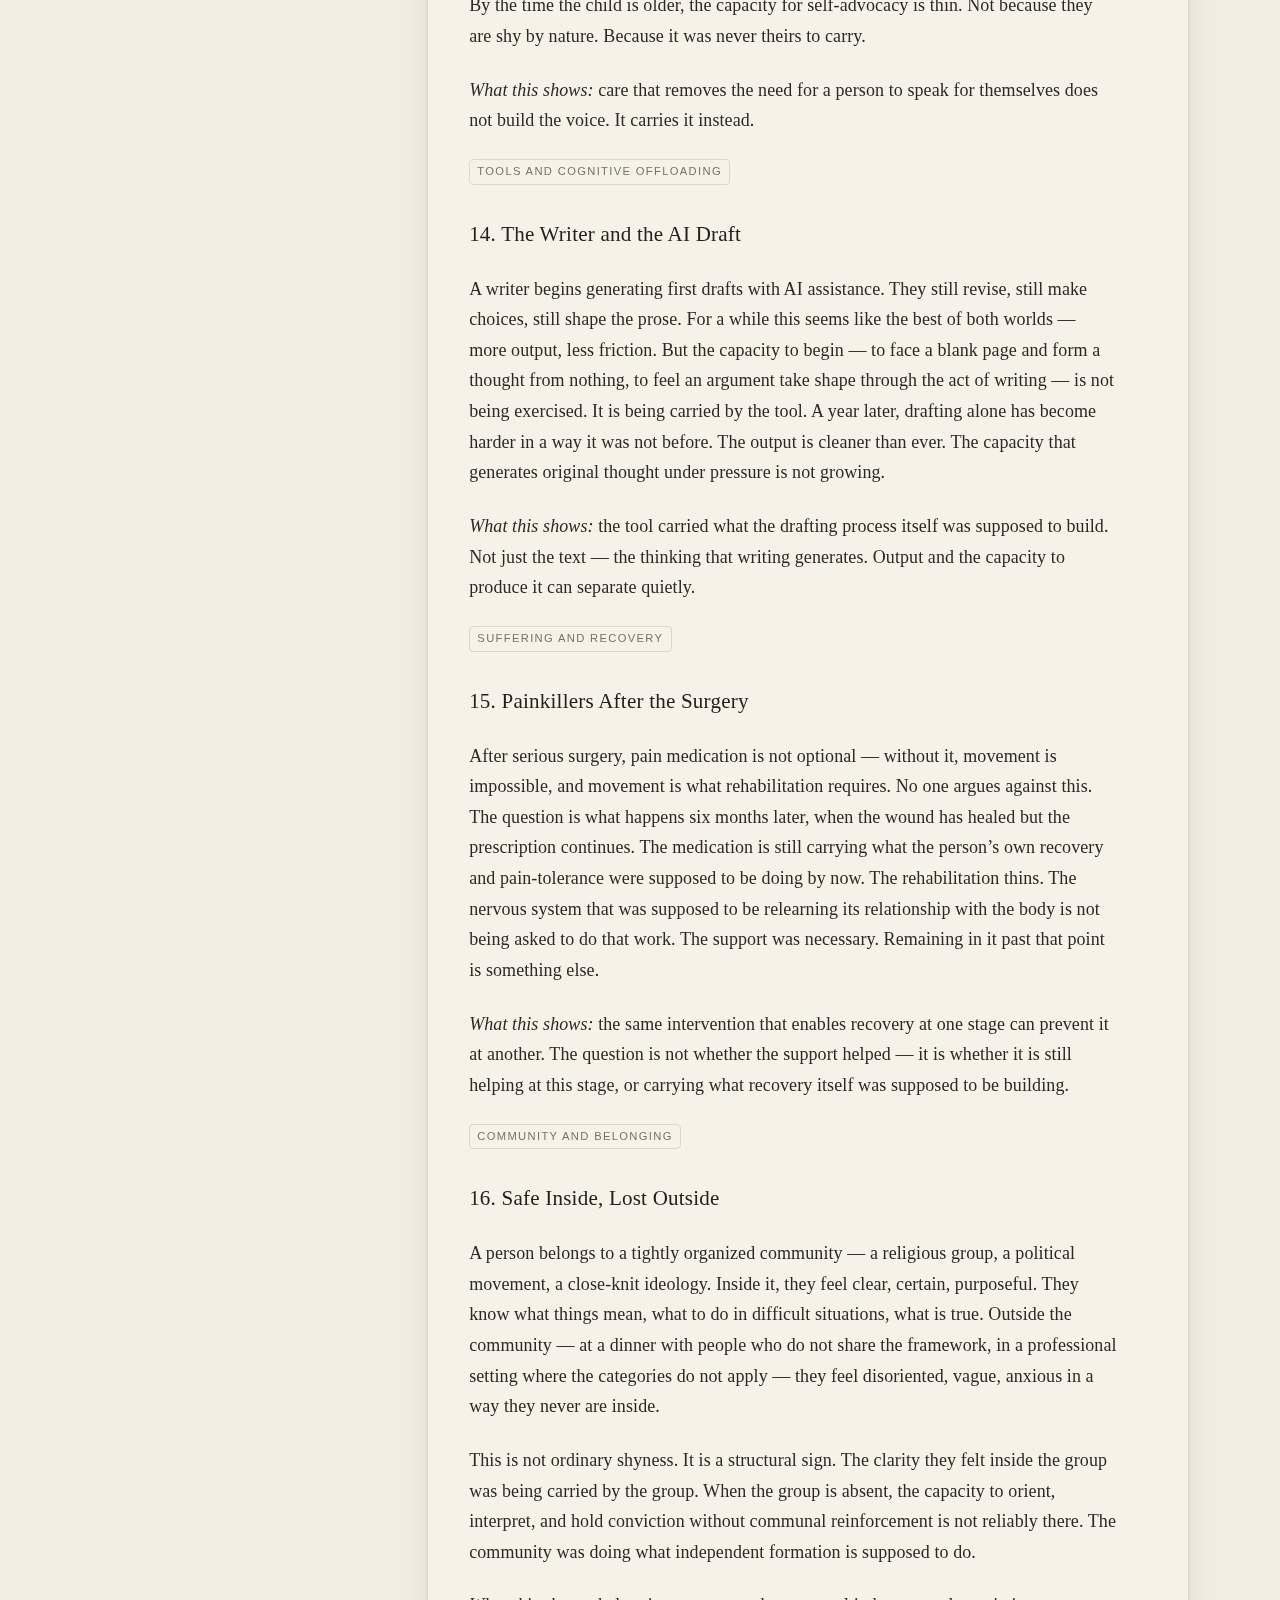
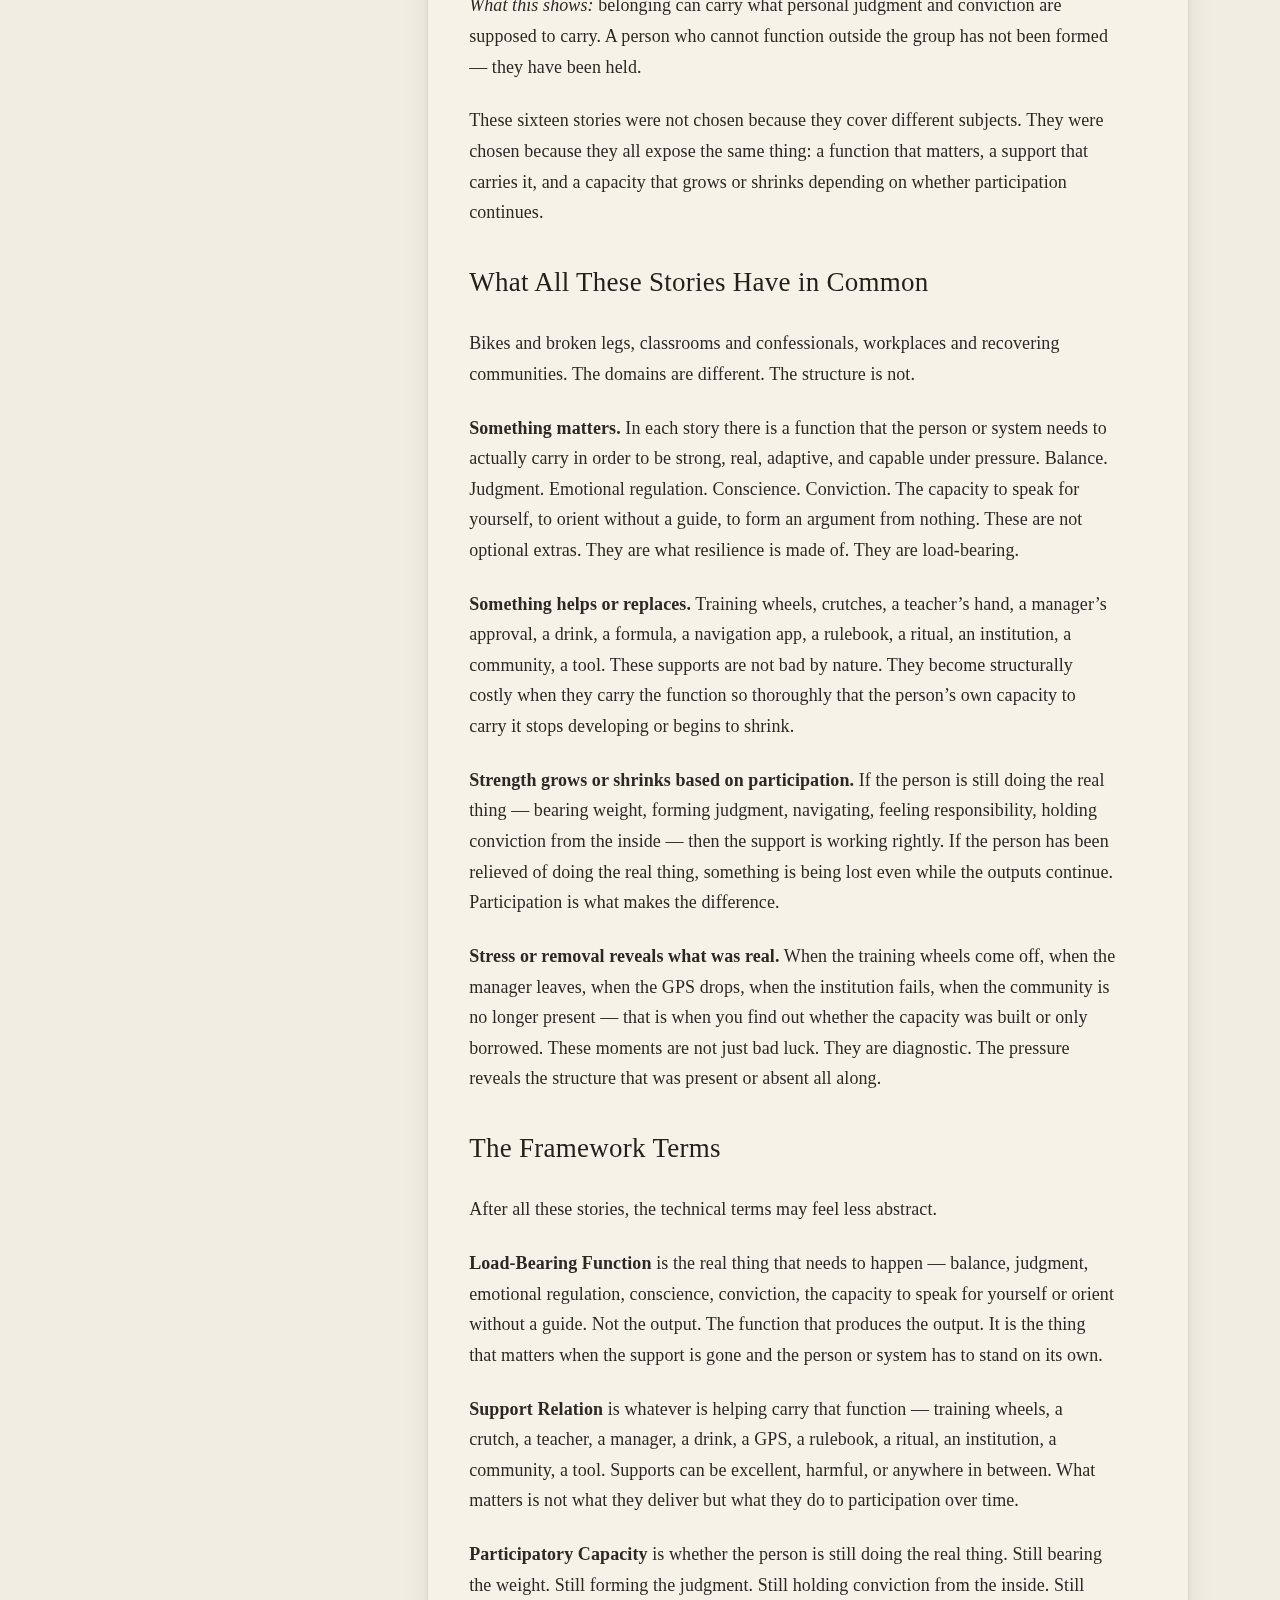
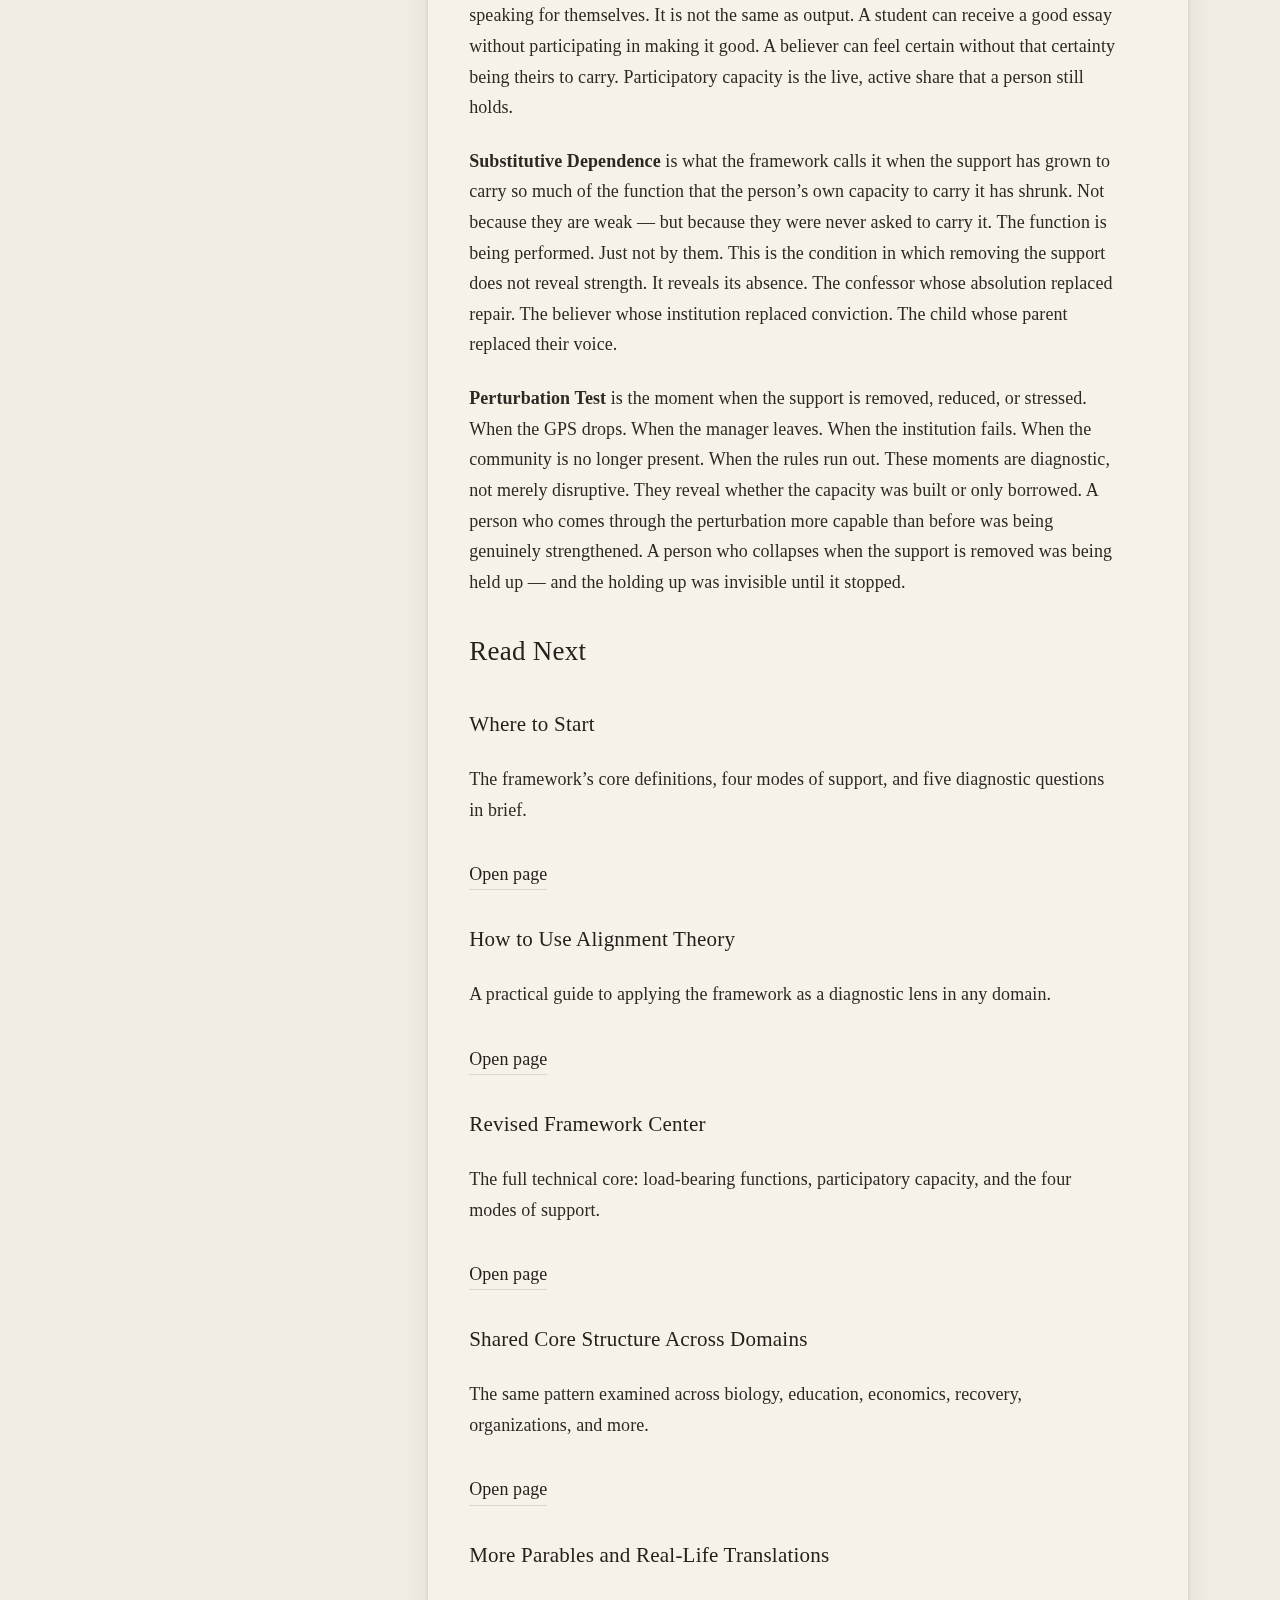
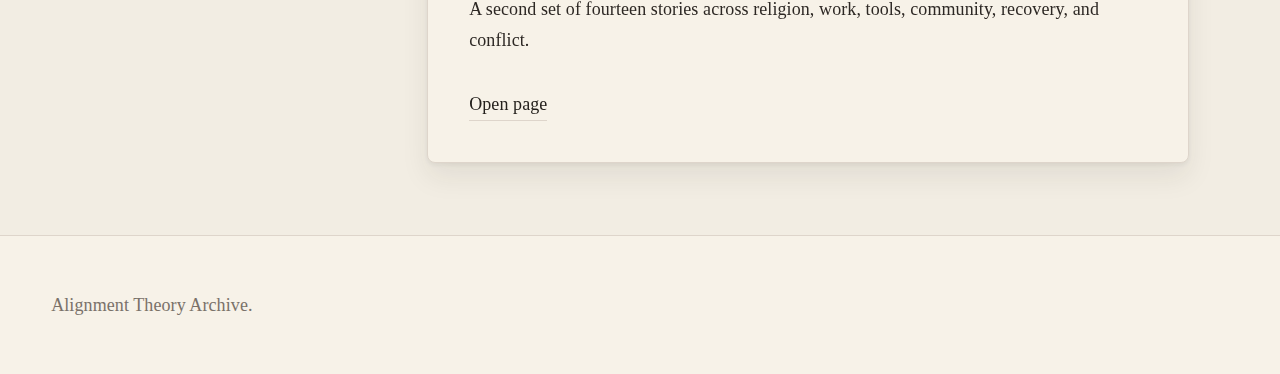
<file: pages/alignment-theory-in-plain-language.html>
<!doctype html>
<html lang="en">
<head>
  <meta charset="utf-8" />
  <meta name="viewport" content="width=device-width, initial-scale=1" />
  <title>Alignment Theory in Plain Language &middot; Alignment Theory Archive</title>
  <meta name="description" content="Stories, everyday examples, and simple translations of Alignment Theory in action — for readers who want to feel the framework before learning the technical terms." />
  <script async src="https://www.googletagmanager.com/gtag/js?id=G-QVFSZRN0PB"></script>
  <script>window.dataLayer = window.dataLayer || []; function gtag(){dataLayer.push(arguments);} gtag("js", new Date()); gtag("config", "G-QVFSZRN0PB");</script>
  <link rel="stylesheet" href="../assets/styles.css" />
</head>
<body data-page="framework">
  <a class="skip-link" href="#main">Skip to content</a>
  <header class="site-header">
    <div class="site-title">
      <h1>Alignment Theory</h1>
      <p class="site-subtitle">Research Archive</p>
    </div>
    <button class="nav-toggle" type="button" aria-expanded="false" aria-controls="site-nav" aria-label="Open navigation">Menu</button>
    <nav class="site-nav" id="site-nav" aria-label="Primary">
      <a href="../index.html">Home</a>
      <a href="where-to-start.html">Where to Start</a>
      <a href="framework.html" aria-current="page">Framework</a>
      <a href="stress-tests.html">Stress Tests</a>
      <a href="papers.html">Papers</a>
      <a href="essays.html">Essays</a>
      <a href="library.html">Library</a>
      <a href="about.html">About</a>
      <a href="contact.html">Contact</a>
    </nav>
  </header>
  <main id="main" class="page page-article page-article--wide">
    <aside class="toc-panel">
      <div class="toc-desktop" aria-label="Table of contents">
        <div class="toc-header">
          <h2>Contents</h2>
          <p class="toc-note">Plain-language guide to the framework.</p>
        </div>
        <ol class="toc-list" id="toc-list"></ol>
      </div>
      <details class="toc-mobile">
        <summary>Table of Contents</summary>
        <ol class="toc-list" id="toc-list-mobile"></ol>
      </details>
    </aside>
    <article class="manuscript">
      <header class="manuscript-header">
        <p class="doc-meta"><span class="chip">Plain Language</span><span class="chip">Entry Point</span></p>
        <h2>Alignment Theory in Plain Language</h2>
        <p class="lead">Stories, everyday examples, and simple translations of the framework in action</p>
        <div class="button-group">
          <a class="button" href="where-to-start.html">Where to Start</a>
          <a class="button" href="how-to-use-alignment-theory.html">How to Use It</a>
          <a class="button" href="revised-framework-center.html">Framework Center</a>
        </div>
      </header>
      <section class="doc-body precision-shell" data-static-toc>

        <section class="precision-section" id="what-this-is-about">
          <h2>What This Is About</h2>
          <p>There is a specific problem that Alignment Theory is trying to name. It is not a new problem. You have probably seen it many times without having a word for it.</p>
          <p>The problem is this: a system can look like it is working while something essential inside it is quietly going away. The output continues. The results appear. But the capacity that used to produce those results &mdash; the real internal strength, judgment, or skill &mdash; is no longer being exercised. Something else is carrying it.</p>
          <p>This happens with people, with organizations, with institutions, with whole societies. It is easy to miss because the surface looks fine. The student passes. The team performs. The person functions. The system delivers. Only later, when the support is removed or the conditions change, does it become visible that the capacity was never really there.</p>
          <p>Alignment Theory is a framework for noticing this pattern before it is too late to do anything about it.</p>
          <p class="orientation-line">Capacity decays when function is preserved without participation.</p>
          <p>That is the core line. The rest of this page is just that sentence made concrete.</p>
        </section>

        <section class="precision-section" id="eight-short-stories">
          <h2>Eight Everyday Stories</h2>
          <p>These stories are about ordinary situations. None of them require special knowledge to understand. The point is to show the same structure appearing in different places &mdash; so that when it appears somewhere unfamiliar, you have already seen it before.</p>

          <h3>1. Training Wheels</h3>
          <p>A child learning to ride a bike needs training wheels. The wheels hold the bike upright while the child gets used to pedaling, steering, and building confidence. For a while this is exactly right. But the training wheels are supposed to come off. If they stay on too long, something shifts. The child is still riding, but the balance that cycling is supposed to develop &mdash; the felt sense in the body of how to hold a moving bike upright &mdash; is being carried by the wheels, not by the child. The output (forward movement) continues. The capacity (balance) is not developing.</p>
          <p>When the wheels finally come off, there is nothing to fall back on. The child has been riding for years and still cannot balance, not because they are incapable, but because the wheels were always there to do it for them.</p>
          <p><em>What this shows:</em> the same support that helps at one moment can prevent growth at another. The question is not whether support is good or bad. The question is whether participation in the real function is continuing.</p>

          <h3>2. Crutches</h3>
          <p>A broken leg needs a crutch. The crutch allows movement while the bone heals. No one objects to this. The problem is not the crutch &mdash; it is what happens after the leg has healed.</p>
          <p>A person who walks with a crutch long after recovery does not walk with a crutch because they are weak. They walk with it because their leg stopped being asked to carry weight. The leg recovered, but the rehabilitation work &mdash; the gradual return of load to the bone and muscle &mdash; never happened. The crutch kept doing what it was designed to do even when it was no longer needed.</p>
          <p><em>What this shows:</em> support does not automatically know when to stop. That judgment has to come from somewhere. And if it never comes, the support that was temporary becomes permanent, and the capacity that was temporary becomes real.</p>

          <h3>3. The Student Who Is Helped Too Much</h3>
          <p>A student is struggling with an essay. A teacher sits down to help &mdash; pointing out weak arguments, suggesting better words, restructuring a confusing paragraph. This is clearly useful. But at some point, the teacher has written the paragraph and the student is watching. The essay gets better. The student gets something that looks like a finished essay. But who did the thinking?</p>
          <p>The output (a better essay) and the development (a stronger writer) have come apart. Visible improvement in the product is not the same as growing capacity to produce it. This is one of the most common ways that education can fail without looking like failure. The student passes. The teacher helped. Nothing went wrong that anyone can point to. But something that was supposed to develop did not.</p>
          <p><em>What this shows:</em> the result and the capacity that produces the result are two different things. Preserving the result while the capacity atrophies is not a neutral outcome. It is a slow loss that only becomes visible under pressure.</p>

          <h3>4. The Manager Who Does Everything</h3>
          <p>A manager decides, reasonably, that they are the most capable person on the team and that things go better when they are involved in every decision. By some measures, this is true. Response time is consistent. Errors go down. Clients are satisfied. Then the manager leaves for three weeks.</p>
          <p>The team does not rise to the occasion. They struggle with decisions that should be routine. They escalate things to each other that no one knows how to resolve. They wait. It becomes clear that the team was not performing well &mdash; the manager was performing well, and the team was the surface through which that performance was delivered.</p>
          <p><em>What this shows:</em> when a person carries the judgment, repair, and decision-making for a group, the group&rsquo;s own capacity for those functions does not grow &mdash; it shrinks. The system appeared strong because it had a strong person in it. But that strength was borrowed, not built.</p>

          <h3>5. Alcohol as Emotional Regulation</h3>
          <p>A person has a hard week. They drink, and they feel calmer. The drink works. This is not a trick or a lie. The drink genuinely reduces stress and makes difficult feelings more tolerable &mdash; at least for the evening.</p>
          <p>The problem is structural, not moral. What the drink is doing is carrying a function: managing stress, quieting anxiety, making difficult feelings survivable. That function could also be carried by other things &mdash; relationships, exercise, sleep, practiced self-awareness, time. But if the drink always carries the load, the alternatives do not develop. The capacity for emotional regulation that a person&rsquo;s own nervous system and habits and relationships could carry becomes increasingly thin, because it has not been asked to carry much. The support is reliable. The capacity, quietly, is not growing.</p>
          <p><em>What this shows:</em> a support can be real, effective, and not dishonest in what it does, and still produce a structural problem if the person&rsquo;s own capacity is never asked to develop alongside it.</p>

          <h3>6. The Apology That Is Not Really an Apology</h3>
          <p>A child hurts a sibling. A parent says: say you&rsquo;re sorry. The child says sorry. The parent is satisfied. The moment ends.</p>
          <p>But did the child learn what it means to have done wrong? Did they feel the other person&rsquo;s experience, register that they caused it, and want repair? Or did they learn that saying a word ends the moment?</p>
          <p>Both outcomes look exactly the same from the outside. The same words were said. The same social form was completed. But in one case the child is developing conscience &mdash; the internal capacity to carry moral responsibility. In the other they are learning that the formula is a substitute for it. Saying sorry, without the internal work, is a performance of conscience rather than the thing itself.</p>
          <p><em>What this shows:</em> outputs can mimic functions. A word that sounds like conscience is not conscience. A procedure that looks like accountability is not accountability. The framework is always asking: what is the function that this behavior is supposed to reflect, and is that function actually being carried?</p>

          <h3>7. GPS and the City You Stop Knowing</h3>
          <p>You move to a new city. For the first months, you use GPS for everything &mdash; which is entirely sensible. After a year, you still use GPS for streets you have driven a hundred times. After two years, you cannot get to a familiar destination without it. You are not worse at driving. But you have never learned the city.</p>
          <p>The city exists for you as a sequence of prompted turns. You do not know which roads run parallel to each other, which neighborhoods connect, how to reroute when there is an accident. A person who learned the city the slow way &mdash; by getting lost, by building a mental map over time &mdash; has something you do not have. Both people arrive at work. Only one of them knows where they are.</p>
          <p><em>What this shows:</em> convenience can be real without being neutral. A tool can reliably deliver a result while the person using it never develops the capacity that the result is meant to reflect. Navigation and knowing where you are turn out to be different things, and a tool that handles one does not automatically preserve the other.</p>

          <h3>8. Rules Without Understanding</h3>
          <p>A person grows up in an environment of strict rules. Do this, not that. No questions asked. They follow the rules precisely and are never in trouble. From the outside they look like a person of excellent character &mdash; reliable, predictable, controlled. Then the rules change, or they find themselves somewhere new, or they face a situation the rules never anticipated. And it becomes clear that they had learned to follow rules but not to understand what the rules were for &mdash; not to carry the judgment that the rules were meant to build.</p>
          <p>Conformity to a standard is not the same as having internalized the function the standard was designed to serve. A person who follows rules from fear or habit has a different internal structure from a person who has developed the judgment to know what rules are protecting and why. The output looks identical. The difference appears when the rules run out.</p>
          <p><em>What this shows:</em> the form of a capacity and the capacity itself are not always the same thing. Compliance can substitute for judgment, just as repetition can substitute for understanding. What is preserved externally can hide what is absent internally.</p>
        </section>

        <section class="precision-section" id="more-stories">
          <h2>More Stories</h2>
          <p>The first eight stories drew from everyday life &mdash; learning, work, health, and habit. The stories below go further into religion, parenting, technology, recovery, and community. They are grouped loosely by domain, but the structure inside each one is the same.</p>

          <p class="doc-meta"><span class="chip">Religion and Spiritual Formation</span></p>

          <h3>9. The Weekly Confession</h3>
          <p>A person goes to confession every week. They name their failures honestly, receive absolution, and walk out feeling clean. Then they fail in the same ways and return the following week. The ritual works. Repentance &mdash; the actual inner turning, the change of direction, the sustained practice of repair &mdash; is not happening. The confession has become a reset button rather than a step in a longer process. Something that was supposed to be the beginning of moral work has become its substitute.</p>
          <p><em>What this shows:</em> ritual can carry what inner change is supposed to carry. When the form of repentance arrives without the work repentance is meant to do, the ritual has become a support structure that preserves spiritual order while bypassing formation.</p>

          <h3>10. When the Institution Was Carrying the Conviction</h3>
          <p>A believer&rsquo;s faith is organized almost entirely around their community &mdash; what the leaders teach, what the institution holds, what the group believes together. They feel certain because the group is certain. They feel purposeful because the group is purposeful. Then the institution fails: a scandal, a doctrinal collapse, a betrayal by leadership. Their faith dissolves with it.</p>
          <p>Not because they were insincere. But because the conviction &mdash; the orientation toward what is true and good, held from the inside &mdash; was being carried by the institution rather than formed in them. When the container broke, there was nothing built independently to remain standing.</p>
          <p><em>What this shows:</em> institutions can carry what personal conviction is supposed to carry. A person whose faith depends entirely on the institution&rsquo;s health has not been formed in faith. They have been held in it.</p>

          <h3>11. Righteous on the Outside</h3>
          <p>A person follows religious rules carefully and completely. They are known for it. Then they face a situation the rules never covered &mdash; a novel moral dilemma, a relationship where doing right requires judgment rather than compliance, a moment where no authority is present to direct them. And they freeze. They look for the rule. Or they find the nearest authority to tell them what to do. The outward order was impeccable. Beneath it, the judgment the rules were supposed to build was never required to develop.</p>
          <p><em>What this shows:</em> outward righteousness and inward formation are not the same thing. Rules can shape behavior without forming the conscience that rules are meant to serve. When the rules run out, the difference becomes visible.</p>

          <p class="doc-meta"><span class="chip">Parenting and Development</span></p>

          <h3>12. The Parent Who Prevented Every Discomfort</h3>
          <p>A parent watches carefully for signs of distress in their child and moves quickly to eliminate them. The child is rarely frustrated, rarely bored, rarely left to fail and recover on their own. The child is well-loved. But something that develops through discomfort &mdash; tolerance for frustration, the capacity to persist, the experience of recovering from failure &mdash; is not developing. The parent is carrying a function that the child&rsquo;s own coping needed to build by being exercised.</p>
          <p>The same child who was protected from every difficulty arrives at adulthood unprepared for it. Not because they are weak. Because the load they needed to carry in order to develop strength was always carried for them.</p>
          <p><em>What this shows:</em> the protection was real, and so was the structural cost. Preventing discomfort is not the same as building the capacity to endure it.</p>

          <h3>13. Speaking for the Child</h3>
          <p>In social situations, a parent answers for their child before the child can speak. They negotiate the child&rsquo;s conflicts, articulate the child&rsquo;s needs, smooth every friction. The child is never uncomfortable. They are also never asked to carry the function of representing themselves &mdash; of finding words for what they need, of addressing a difficulty directly, of being an active participant rather than a passenger through their own interactions.</p>
          <p>By the time the child is older, the capacity for self-advocacy is thin. Not because they are shy by nature. Because it was never theirs to carry.</p>
          <p><em>What this shows:</em> care that removes the need for a person to speak for themselves does not build the voice. It carries it instead.</p>

          <p class="doc-meta"><span class="chip">Tools and Cognitive Offloading</span></p>

          <h3>14. The Writer and the AI Draft</h3>
          <p>A writer begins generating first drafts with AI assistance. They still revise, still make choices, still shape the prose. For a while this seems like the best of both worlds &mdash; more output, less friction. But the capacity to begin &mdash; to face a blank page and form a thought from nothing, to feel an argument take shape through the act of writing &mdash; is not being exercised. It is being carried by the tool. A year later, drafting alone has become harder in a way it was not before. The output is cleaner than ever. The capacity that generates original thought under pressure is not growing.</p>
          <p><em>What this shows:</em> the tool carried what the drafting process itself was supposed to build. Not just the text &mdash; the thinking that writing generates. Output and the capacity to produce it can separate quietly.</p>

          <p class="doc-meta"><span class="chip">Suffering and Recovery</span></p>

          <h3>15. Painkillers After the Surgery</h3>
          <p>After serious surgery, pain medication is not optional &mdash; without it, movement is impossible, and movement is what rehabilitation requires. No one argues against this. The question is what happens six months later, when the wound has healed but the prescription continues. The medication is still carrying what the person&rsquo;s own recovery and pain-tolerance were supposed to be doing by now. The rehabilitation thins. The nervous system that was supposed to be relearning its relationship with the body is not being asked to do that work. The support was necessary. Remaining in it past that point is something else.</p>
          <p><em>What this shows:</em> the same intervention that enables recovery at one stage can prevent it at another. The question is not whether the support helped &mdash; it is whether it is still helping at this stage, or carrying what recovery itself was supposed to be building.</p>

          <p class="doc-meta"><span class="chip">Community and Belonging</span></p>

          <h3>16. Safe Inside, Lost Outside</h3>
          <p>A person belongs to a tightly organized community &mdash; a religious group, a political movement, a close-knit ideology. Inside it, they feel clear, certain, purposeful. They know what things mean, what to do in difficult situations, what is true. Outside the community &mdash; at a dinner with people who do not share the framework, in a professional setting where the categories do not apply &mdash; they feel disoriented, vague, anxious in a way they never are inside.</p>
          <p>This is not ordinary shyness. It is a structural sign. The clarity they felt inside the group was being carried by the group. When the group is absent, the capacity to orient, interpret, and hold conviction without communal reinforcement is not reliably there. The community was doing what independent formation is supposed to do.</p>
          <p><em>What this shows:</em> belonging can carry what personal judgment and conviction are supposed to carry. A person who cannot function outside the group has not been formed &mdash; they have been held.</p>

          <p>These sixteen stories were not chosen because they cover different subjects. They were chosen because they all expose the same thing: a function that matters, a support that carries it, and a capacity that grows or shrinks depending on whether participation continues.</p>
        </section>

        <section class="precision-section" id="what-all-these-stories-have-in-common">
          <h2>What All These Stories Have in Common</h2>
          <p>Bikes and broken legs, classrooms and confessionals, workplaces and recovering communities. The domains are different. The structure is not.</p>
          <p><strong>Something matters.</strong> In each story there is a function that the person or system needs to actually carry in order to be strong, real, adaptive, and capable under pressure. Balance. Judgment. Emotional regulation. Conscience. Conviction. The capacity to speak for yourself, to orient without a guide, to form an argument from nothing. These are not optional extras. They are what resilience is made of. They are load-bearing.</p>
          <p><strong>Something helps or replaces.</strong> Training wheels, crutches, a teacher&rsquo;s hand, a manager&rsquo;s approval, a drink, a formula, a navigation app, a rulebook, a ritual, an institution, a community, a tool. These supports are not bad by nature. They become structurally costly when they carry the function so thoroughly that the person&rsquo;s own capacity to carry it stops developing or begins to shrink.</p>
          <p><strong>Strength grows or shrinks based on participation.</strong> If the person is still doing the real thing &mdash; bearing weight, forming judgment, navigating, feeling responsibility, holding conviction from the inside &mdash; then the support is working rightly. If the person has been relieved of doing the real thing, something is being lost even while the outputs continue. Participation is what makes the difference.</p>
          <p><strong>Stress or removal reveals what was real.</strong> When the training wheels come off, when the manager leaves, when the GPS drops, when the institution fails, when the community is no longer present &mdash; that is when you find out whether the capacity was built or only borrowed. These moments are not just bad luck. They are diagnostic. The pressure reveals the structure that was present or absent all along.</p>
        </section>

        <section class="precision-section" id="the-framework-terms">
          <h2>The Framework Terms</h2>
          <p>After all these stories, the technical terms may feel less abstract.</p>
          <p><strong>Load-Bearing Function</strong> is the real thing that needs to happen &mdash; balance, judgment, emotional regulation, conscience, conviction, the capacity to speak for yourself or orient without a guide. Not the output. The function that produces the output. It is the thing that matters when the support is gone and the person or system has to stand on its own.</p>
          <p><strong>Support Relation</strong> is whatever is helping carry that function &mdash; training wheels, a crutch, a teacher, a manager, a drink, a GPS, a rulebook, a ritual, an institution, a community, a tool. Supports can be excellent, harmful, or anywhere in between. What matters is not what they deliver but what they do to participation over time.</p>
          <p><strong>Participatory Capacity</strong> is whether the person is still doing the real thing. Still bearing the weight. Still forming the judgment. Still holding conviction from the inside. Still speaking for themselves. It is not the same as output. A student can receive a good essay without participating in making it good. A believer can feel certain without that certainty being theirs to carry. Participatory capacity is the live, active share that a person still holds.</p>
          <p><strong>Substitutive Dependence</strong> is what the framework calls it when the support has grown to carry so much of the function that the person&rsquo;s own capacity to carry it has shrunk. Not because they are weak &mdash; but because they were never asked to carry it. The function is being performed. Just not by them. This is the condition in which removing the support does not reveal strength. It reveals its absence. The confessor whose absolution replaced repair. The believer whose institution replaced conviction. The child whose parent replaced their voice.</p>
          <p><strong>Perturbation Test</strong> is the moment when the support is removed, reduced, or stressed. When the GPS drops. When the manager leaves. When the institution fails. When the community is no longer present. When the rules run out. These moments are diagnostic, not merely disruptive. They reveal whether the capacity was built or only borrowed. A person who comes through the perturbation more capable than before was being genuinely strengthened. A person who collapses when the support is removed was being held up &mdash; and the holding up was invisible until it stopped.</p>
        </section>

        <section class="precision-related" id="read-next">
          <h2>Read Next</h2>
          <div class="precision-related-grid">
            <article class="precision-related-card">
              <h3>Where to Start</h3>
              <p>The framework&rsquo;s core definitions, four modes of support, and five diagnostic questions in brief.</p>
              <a class="text-link" href="where-to-start.html">Open page</a>
            </article>
            <article class="precision-related-card">
              <h3>How to Use Alignment Theory</h3>
              <p>A practical guide to applying the framework as a diagnostic lens in any domain.</p>
              <a class="text-link" href="how-to-use-alignment-theory.html">Open page</a>
            </article>
            <article class="precision-related-card">
              <h3>Revised Framework Center</h3>
              <p>The full technical core: load-bearing functions, participatory capacity, and the four modes of support.</p>
              <a class="text-link" href="revised-framework-center.html">Open page</a>
            </article>
            <article class="precision-related-card">
              <h3>Shared Core Structure Across Domains</h3>
              <p>The same pattern examined across biology, education, economics, recovery, organizations, and more.</p>
              <a class="text-link" href="shared-core-structure-across-domains.html">Open page</a>
            </article>
            <article class="precision-related-card">
              <h3>More Parables and Real-Life Translations</h3>
              <p>A second set of fourteen stories across religion, work, tools, community, recovery, and conflict.</p>
              <a class="text-link" href="parables-and-real-life-translations.html">Open page</a>
            </article>
          </div>
        </section>

      </section>
    </article>
  </main>
  <footer class="site-footer">
    <p>Alignment Theory Archive.</p>
  </footer>
  <script src="../assets/app.js?v=20260321a"></script>
</body>
</html>
</file>
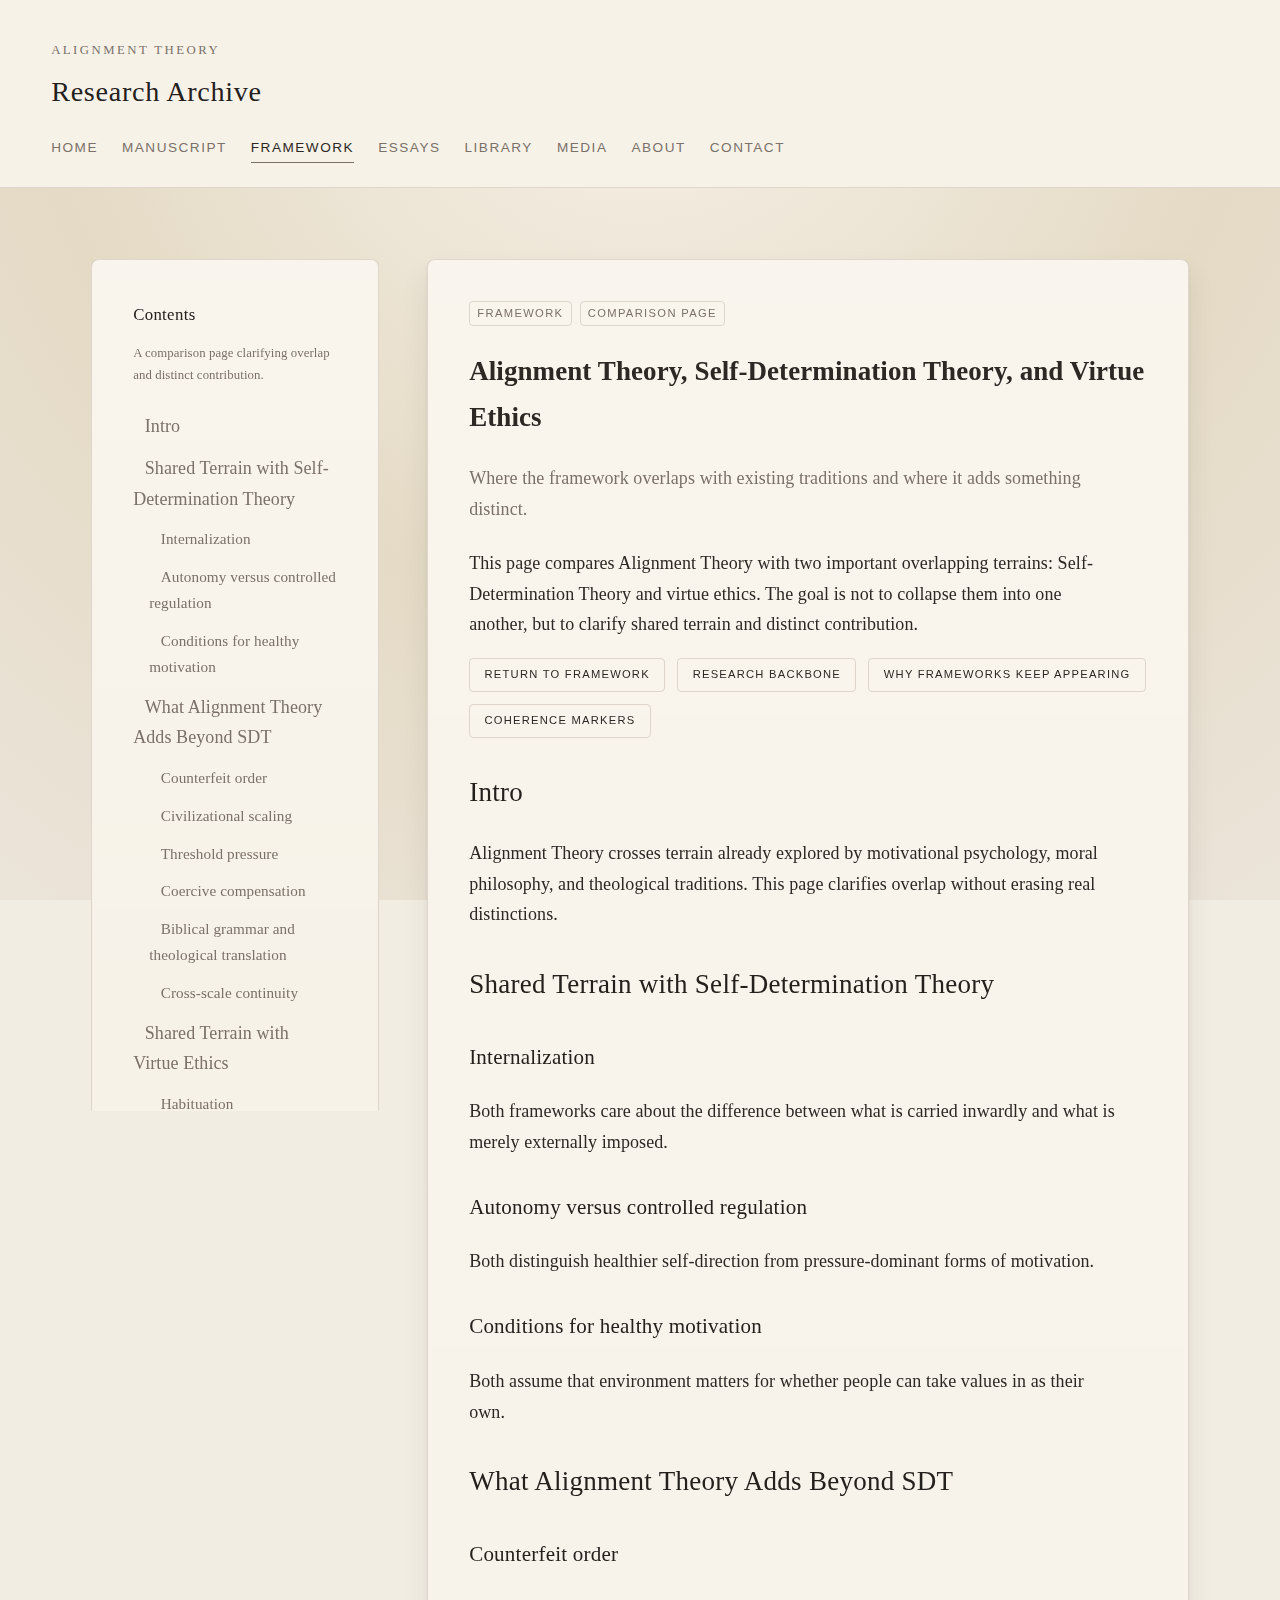
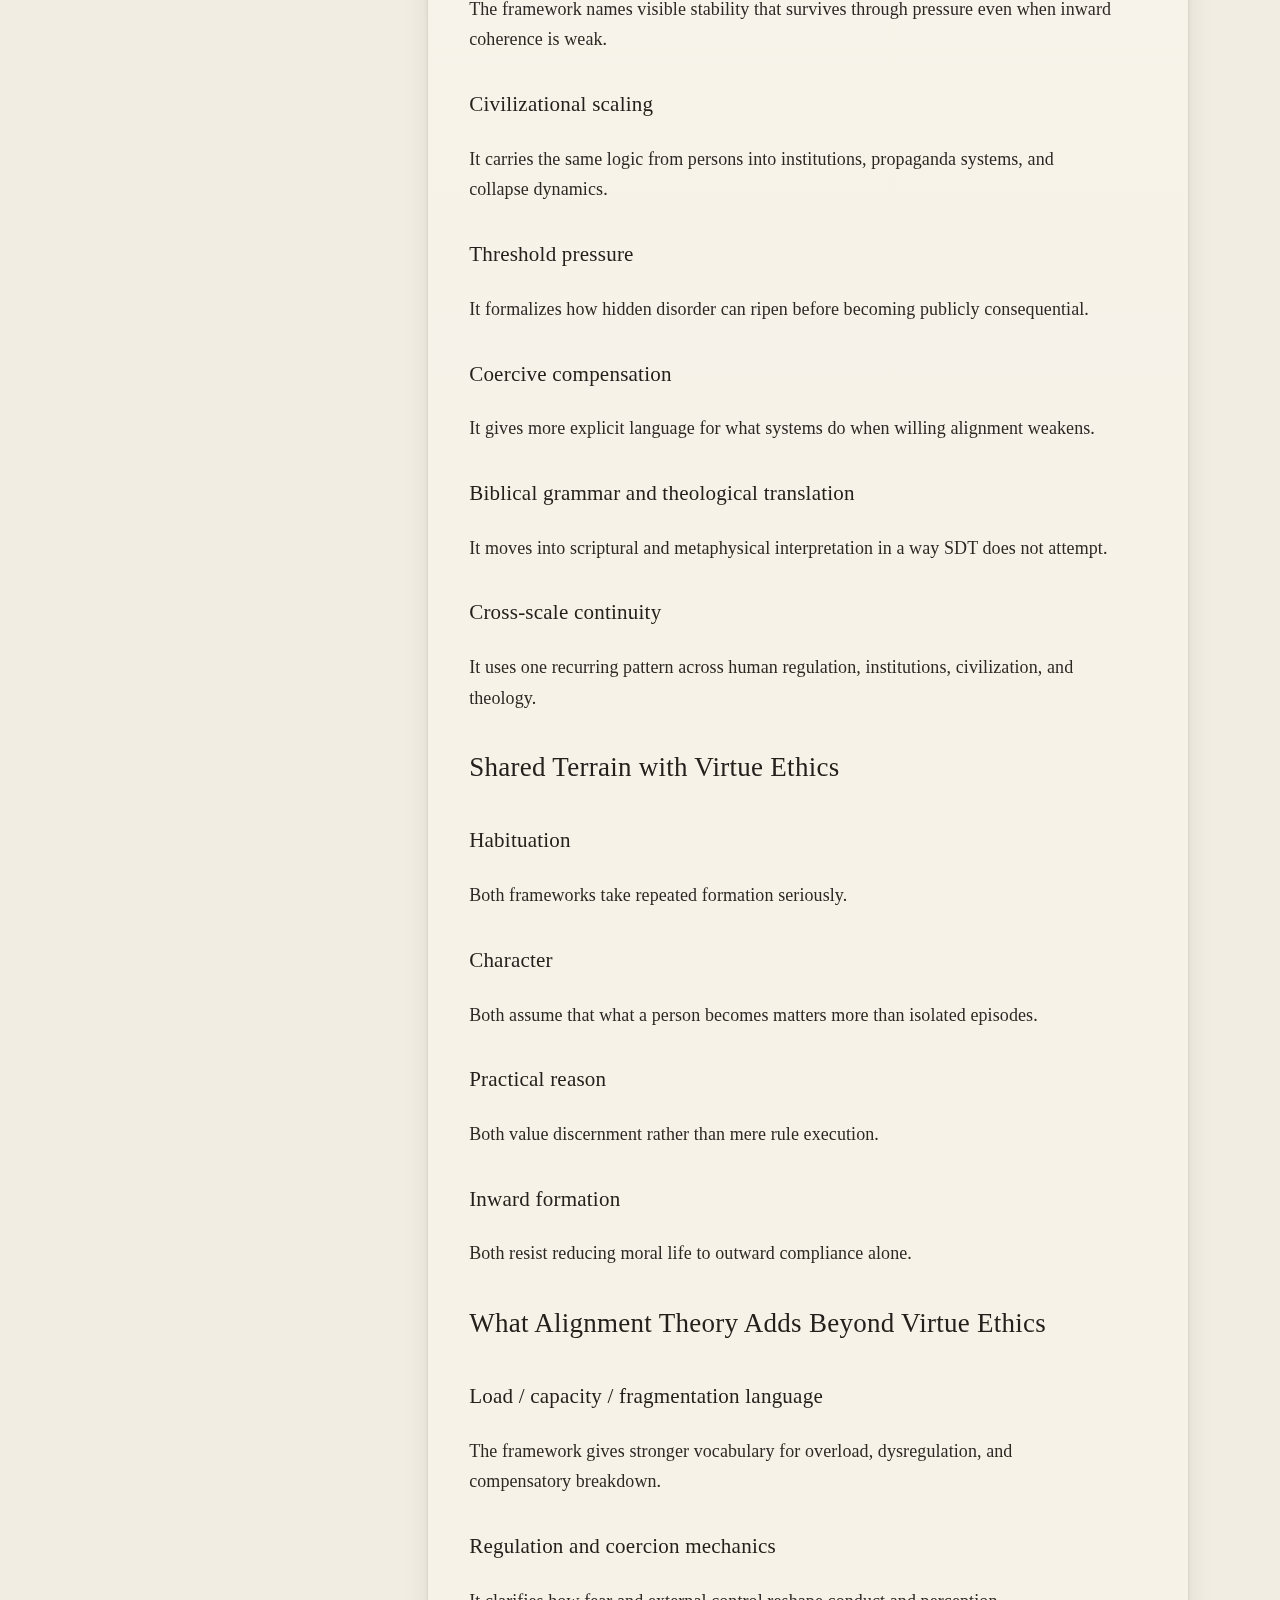
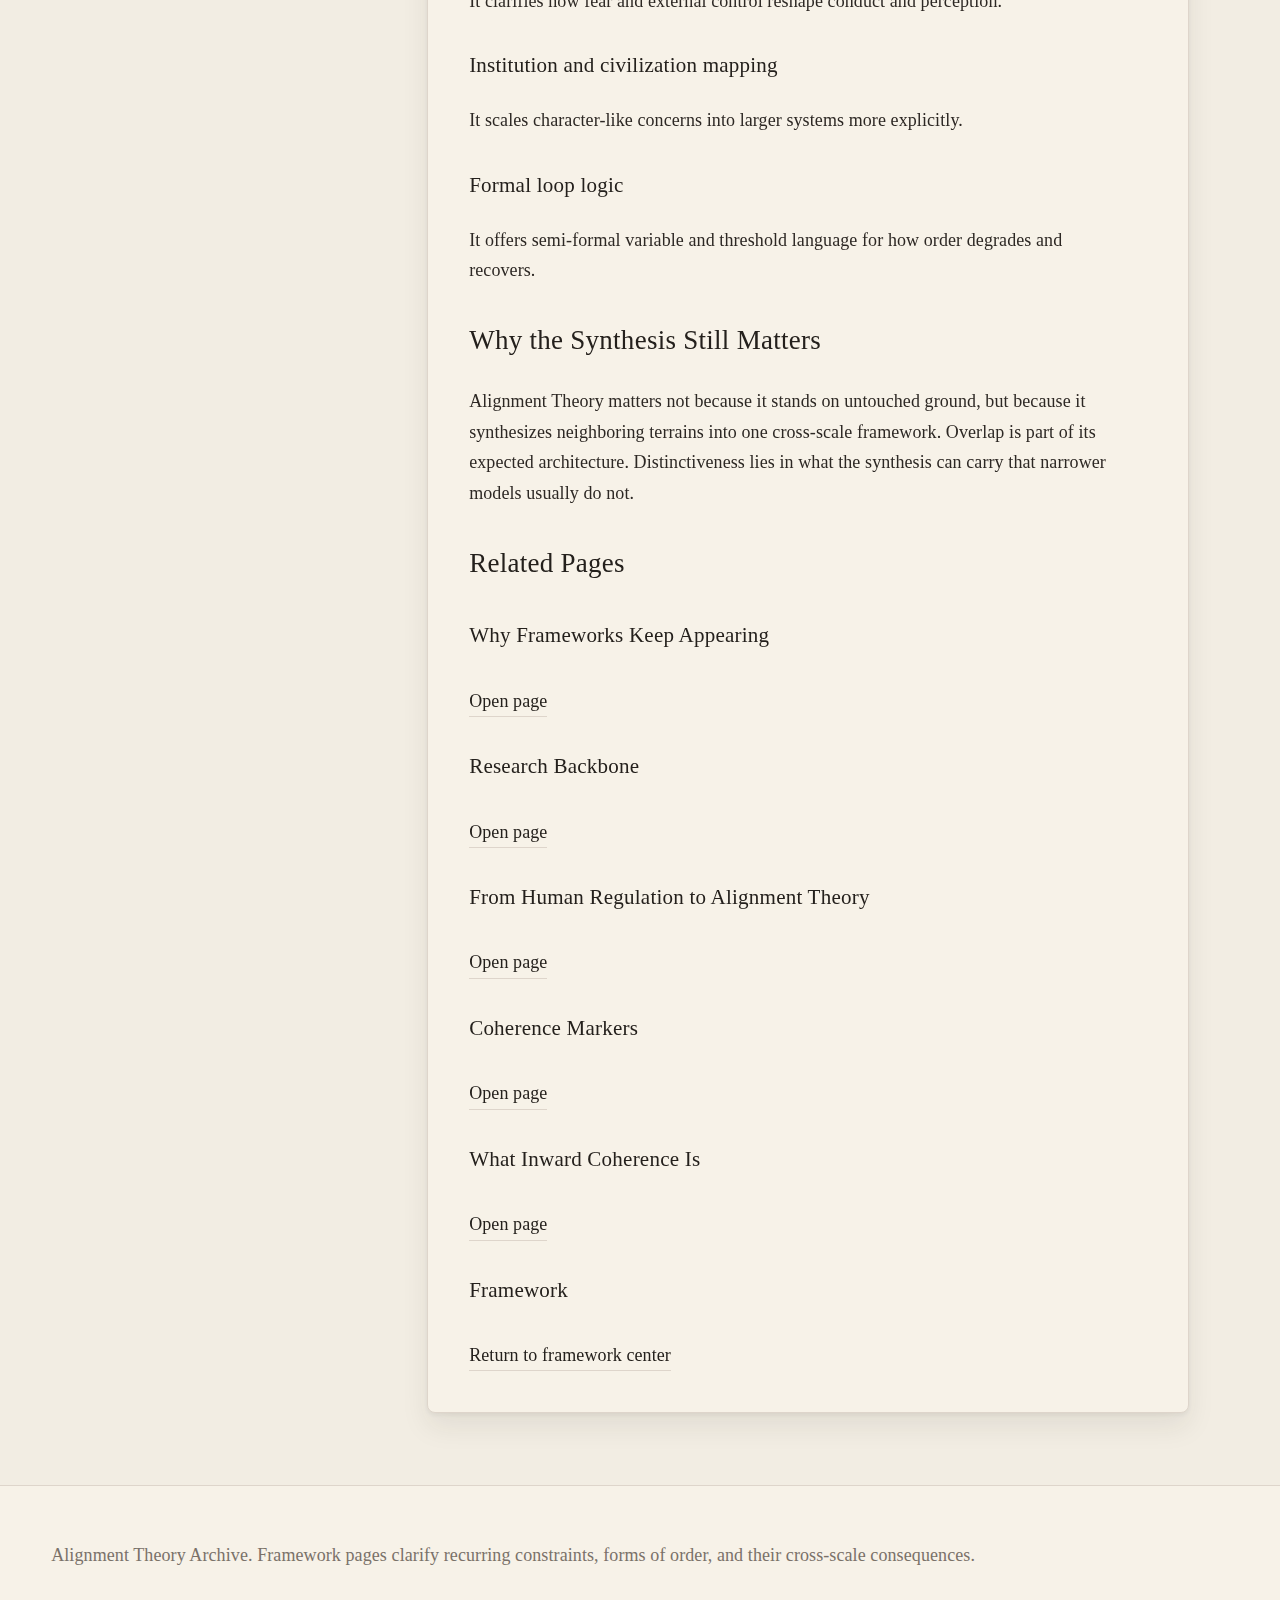
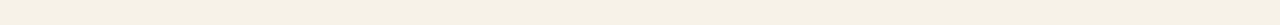
<file: pages/alignment-theory-sdt-virtue-ethics.html>
<!doctype html>
<html lang="en">
<head>
  <meta charset="utf-8" />
  <meta name="viewport" content="width=device-width, initial-scale=1" />
  <title>Alignment Theory, Self-Determination Theory, and Virtue Ethics &middot; Alignment Theory Archive</title>
  <meta name="description" content="Where Alignment Theory overlaps with existing traditions and where it adds something distinct." />
  <script async src="https://www.googletagmanager.com/gtag/js?id=G-QVFSZRN0PB"></script>
  <script>
    window.dataLayer = window.dataLayer || [];
    function gtag(){dataLayer.push(arguments);}
    gtag("js", new Date());
    gtag("config", "G-QVFSZRN0PB");
  </script>
  <link rel="stylesheet" href="../assets/styles.css" />
</head>
<body data-page="framework">
  <a class="skip-link" href="#main">Skip to content</a>
  <header class="site-header">
    <div class="site-title">
      <p class="eyebrow">Alignment Theory</p>
      <h1>Research Archive</h1>
    </div>
    <button class="nav-toggle" type="button" aria-expanded="false" aria-controls="site-nav" aria-label="Open navigation">Menu</button>
    <nav class="site-nav" id="site-nav" aria-label="Primary">
      <a href="../index.html">Home</a>
      <a href="manuscript.html">Manuscript</a>
      <a href="framework.html" aria-current="page">Framework</a>
      <a href="essays.html">Essays</a>
      <a href="library.html">Library</a>
      <a href="media.html">Media</a>
      <a href="about.html">About</a>
      <a href="contact.html">Contact</a>
    </nav>
  </header>

  <main id="main" class="page page-article page-article--wide">
    <aside class="toc-panel">
      <div class="toc-desktop" aria-label="Table of contents">
        <div class="toc-header">
          <h2>Contents</h2>
          <p class="toc-note">A comparison page clarifying overlap and distinct contribution.</p>
        </div>
        <ol class="toc-list" id="toc-list"></ol>
      </div>
      <details class="toc-mobile">
        <summary>Table of Contents</summary>
        <ol class="toc-list" id="toc-list-mobile"></ol>
      </details>
    </aside>

    <article class="manuscript">
      <header class="manuscript-header">
        <p class="doc-meta">
          <span class="chip">Framework</span>
          <span class="chip">Comparison Page</span>
        </p>
        <h2>Alignment Theory, Self-Determination Theory, and Virtue Ethics</h2>
        <p class="lead">Where the framework overlaps with existing traditions and where it adds something distinct.</p>
        <p class="orientation-line">This page compares Alignment Theory with two important overlapping terrains: Self-Determination Theory and virtue ethics. The goal is not to collapse them into one another, but to clarify shared terrain and distinct contribution.</p>
        <div class="button-group">
          <a class="button" href="framework.html">Return to Framework</a>
          <a class="button" href="research-backbone.html">Research Backbone</a>
          <a class="button" href="why-frameworks-appear.html">Why Frameworks Keep Appearing</a>
          <a class="button" href="coherence-markers.html">Coherence Markers</a>
        </div>
      </header>

      <section class="doc-body precision-shell" data-static-toc>
        <section class="translation-caution" id="intro">
          <h2>Intro</h2>
          <p>Alignment Theory crosses terrain already explored by motivational psychology, moral philosophy, and theological traditions. This page clarifies overlap without erasing real distinctions.</p>
        </section>

        <section class="precision-section" id="shared-terrain-with-sdt">
          <h2>Shared Terrain with Self-Determination Theory</h2>
          <div class="precision-grid">
            <article class="precision-card"><h3>Internalization</h3><p>Both frameworks care about the difference between what is carried inwardly and what is merely externally imposed.</p></article>
            <article class="precision-card"><h3>Autonomy versus controlled regulation</h3><p>Both distinguish healthier self-direction from pressure-dominant forms of motivation.</p></article>
            <article class="precision-card"><h3>Conditions for healthy motivation</h3><p>Both assume that environment matters for whether people can take values in as their own.</p></article>
          </div>
        </section>

        <section class="precision-section" id="what-alignment-theory-adds-beyond-sdt">
          <h2>What Alignment Theory Adds Beyond SDT</h2>
          <div class="precision-grid">
            <article class="precision-card"><h3>Counterfeit order</h3><p>The framework names visible stability that survives through pressure even when inward coherence is weak.</p></article>
            <article class="precision-card"><h3>Civilizational scaling</h3><p>It carries the same logic from persons into institutions, propaganda systems, and collapse dynamics.</p></article>
            <article class="precision-card"><h3>Threshold pressure</h3><p>It formalizes how hidden disorder can ripen before becoming publicly consequential.</p></article>
            <article class="precision-card"><h3>Coercive compensation</h3><p>It gives more explicit language for what systems do when willing alignment weakens.</p></article>
            <article class="precision-card"><h3>Biblical grammar and theological translation</h3><p>It moves into scriptural and metaphysical interpretation in a way SDT does not attempt.</p></article>
            <article class="precision-card"><h3>Cross-scale continuity</h3><p>It uses one recurring pattern across human regulation, institutions, civilization, and theology.</p></article>
          </div>
        </section>

        <section class="precision-section" id="shared-terrain-with-virtue-ethics">
          <h2>Shared Terrain with Virtue Ethics</h2>
          <div class="precision-grid">
            <article class="precision-card"><h3>Habituation</h3><p>Both frameworks take repeated formation seriously.</p></article>
            <article class="precision-card"><h3>Character</h3><p>Both assume that what a person becomes matters more than isolated episodes.</p></article>
            <article class="precision-card"><h3>Practical reason</h3><p>Both value discernment rather than mere rule execution.</p></article>
            <article class="precision-card"><h3>Inward formation</h3><p>Both resist reducing moral life to outward compliance alone.</p></article>
          </div>
        </section>

        <section class="precision-section" id="what-alignment-theory-adds-beyond-virtue-ethics">
          <h2>What Alignment Theory Adds Beyond Virtue Ethics</h2>
          <div class="precision-grid">
            <article class="precision-card"><h3>Load / capacity / fragmentation language</h3><p>The framework gives stronger vocabulary for overload, dysregulation, and compensatory breakdown.</p></article>
            <article class="precision-card"><h3>Regulation and coercion mechanics</h3><p>It clarifies how fear and external control reshape conduct and perception.</p></article>
            <article class="precision-card"><h3>Institution and civilization mapping</h3><p>It scales character-like concerns into larger systems more explicitly.</p></article>
            <article class="precision-card"><h3>Formal loop logic</h3><p>It offers semi-formal variable and threshold language for how order degrades and recovers.</p></article>
          </div>
        </section>

        <section class="precision-section" id="why-the-synthesis-still-matters">
          <h2>Why the Synthesis Still Matters</h2>
          <p>Alignment Theory matters not because it stands on untouched ground, but because it synthesizes neighboring terrains into one cross-scale framework. Overlap is part of its expected architecture. Distinctiveness lies in what the synthesis can carry that narrower models usually do not.</p>
        </section>

        <section class="precision-related" id="related-pages">
          <h2>Related Pages</h2>
          <div class="precision-related-grid">
            <article class="precision-related-card"><h3>Why Frameworks Keep Appearing</h3><a class="text-link" href="why-frameworks-appear.html">Open page</a></article>
            <article class="precision-related-card"><h3>Research Backbone</h3><a class="text-link" href="research-backbone.html">Open page</a></article>
            <article class="precision-related-card"><h3>From Human Regulation to Alignment Theory</h3><a class="text-link" href="from-human-regulation-to-alignment-theory.html">Open page</a></article>
            <article class="precision-related-card"><h3>Coherence Markers</h3><a class="text-link" href="coherence-markers.html">Open page</a></article>
            <article class="precision-related-card"><h3>What Inward Coherence Is</h3><a class="text-link" href="what-inward-coherence-is.html">Open page</a></article>
            <article class="precision-related-card"><h3>Framework</h3><a class="text-link" href="framework.html">Return to framework center</a></article>
          </div>
        </section>
      </section>
    </article>
  </main>

  <footer class="site-footer">
    <p>Alignment Theory Archive. Framework pages clarify recurring constraints, forms of order, and their cross-scale consequences.</p>
  </footer>
  <script src="../assets/app.js"></script>
</body>
</html>
</file>
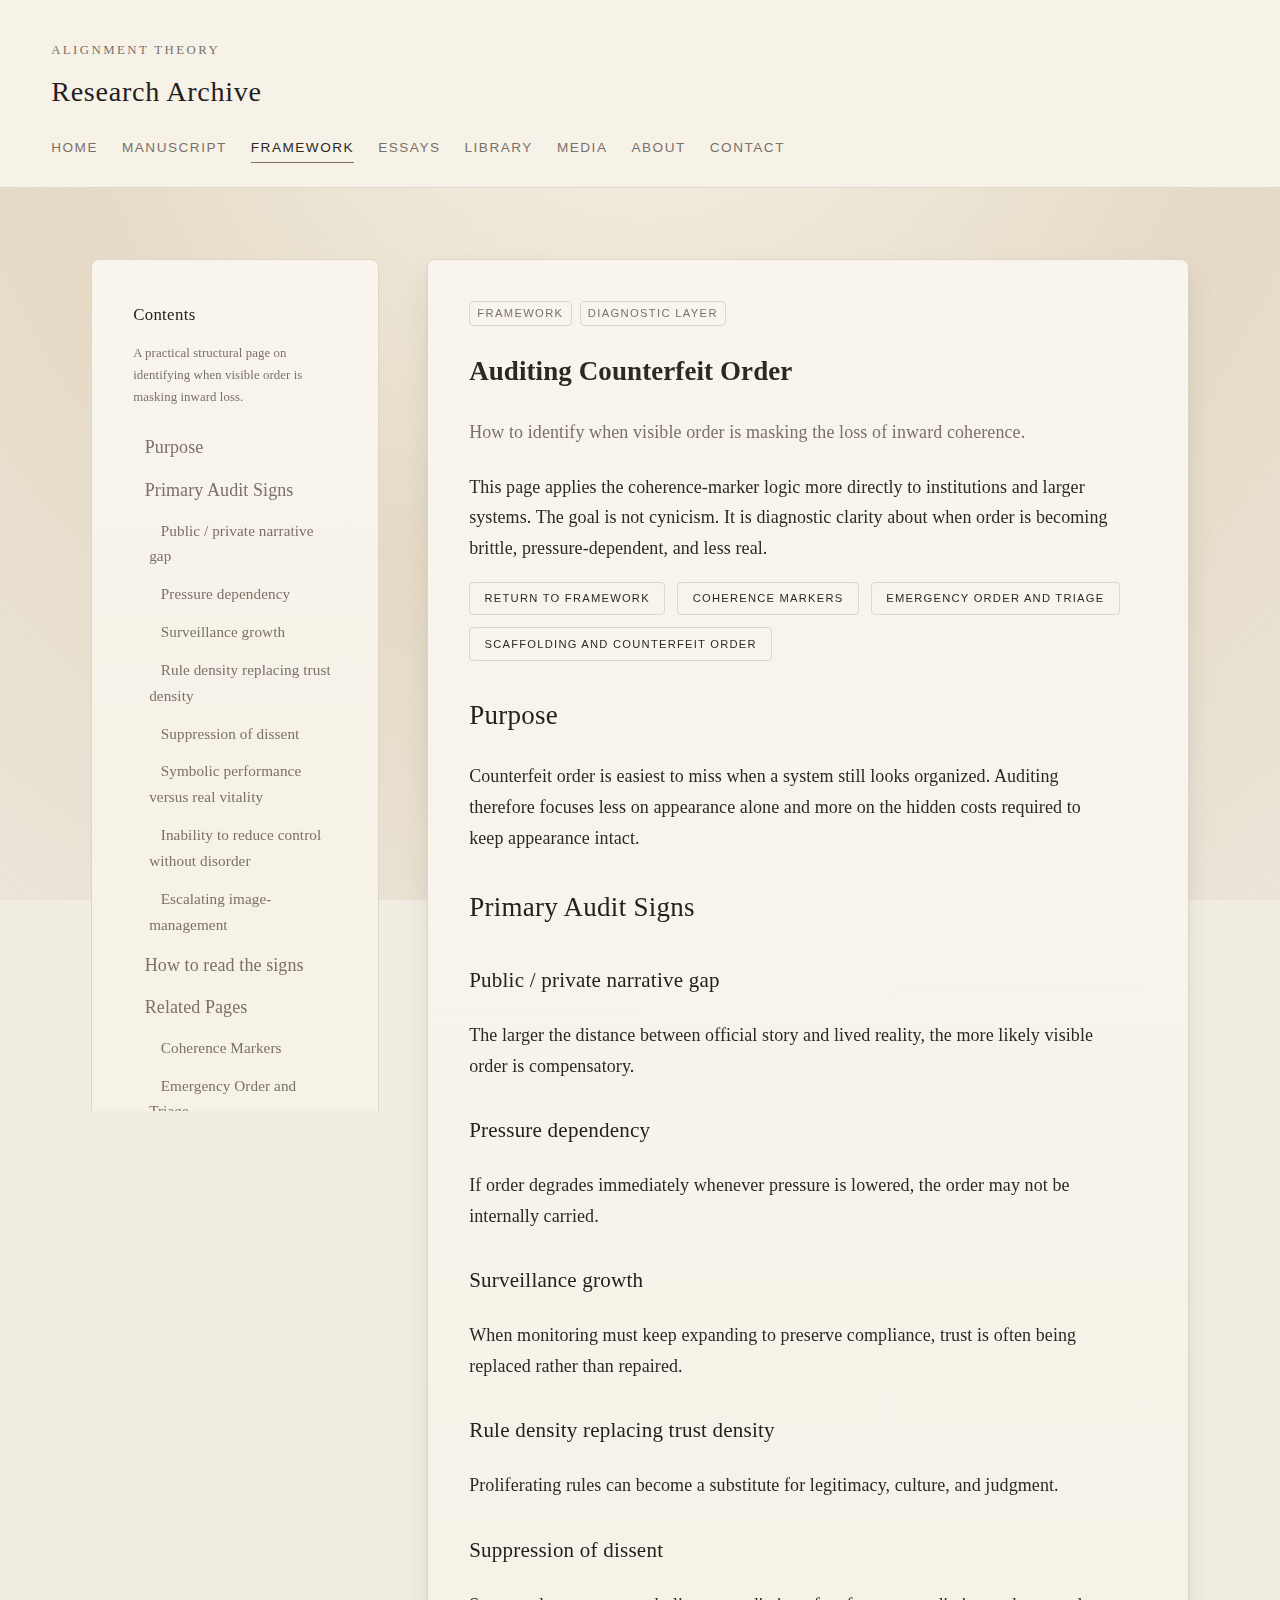
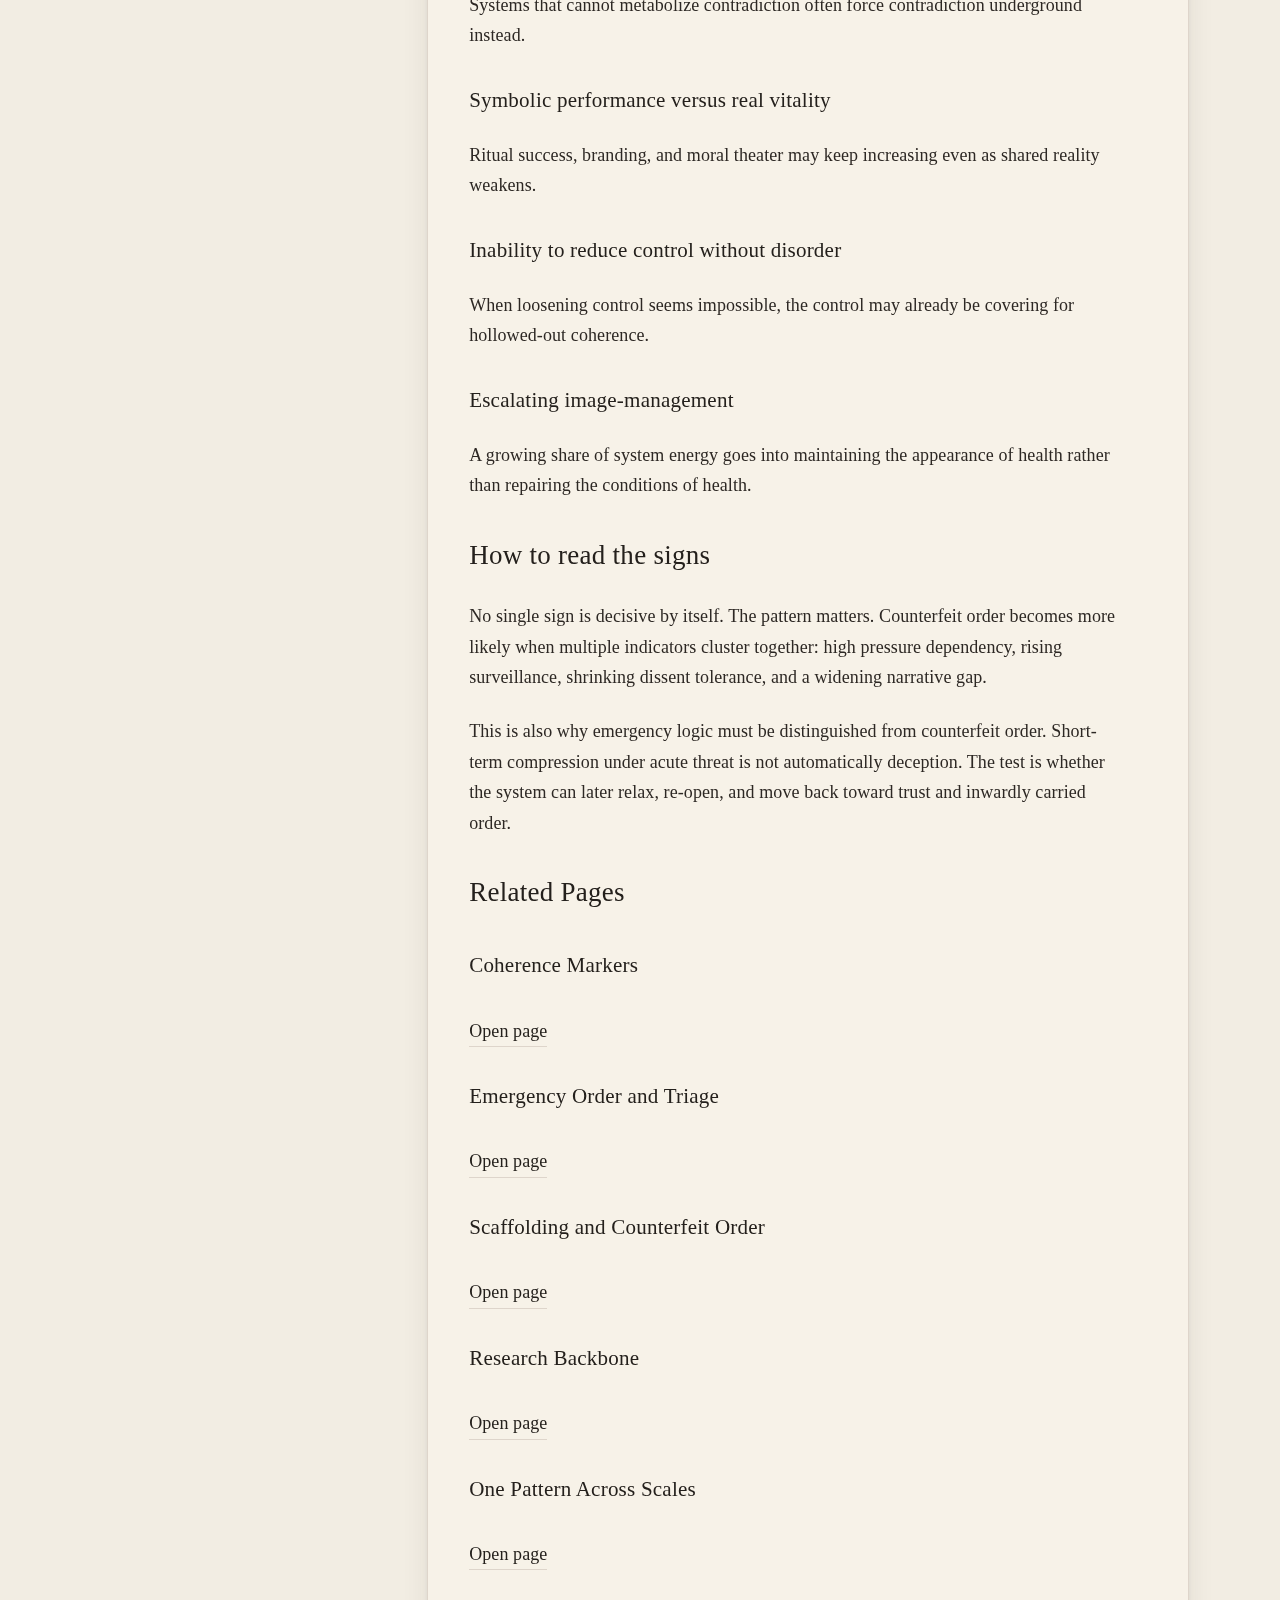
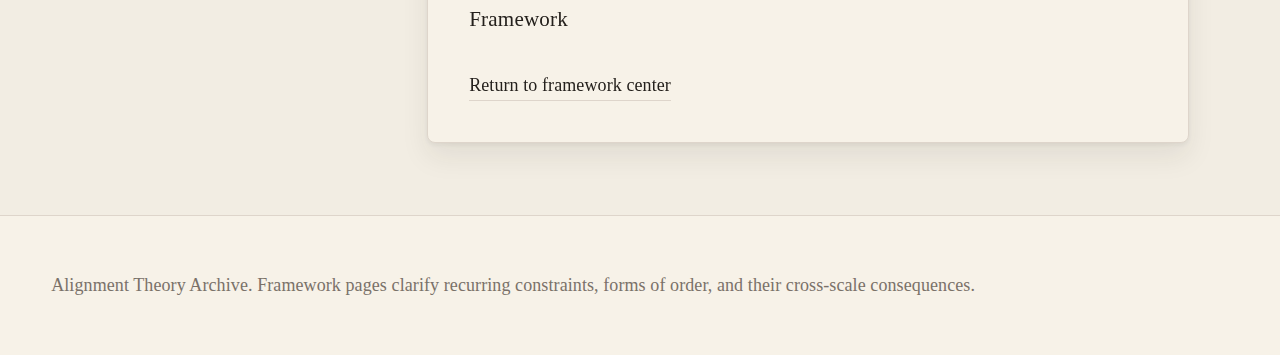
<file: pages/auditing-counterfeit-order.html>
<!doctype html>
<html lang="en">
<head>
  <meta charset="utf-8" />
  <meta name="viewport" content="width=device-width, initial-scale=1" />
  <title>Auditing Counterfeit Order &middot; Alignment Theory Archive</title>
  <meta name="description" content="How to identify when visible order is masking the loss of inward coherence." />
  <script async src="https://www.googletagmanager.com/gtag/js?id=G-QVFSZRN0PB"></script>
  <script>
    window.dataLayer = window.dataLayer || [];
    function gtag(){dataLayer.push(arguments);}
    gtag("js", new Date());
    gtag("config", "G-QVFSZRN0PB");
  </script>
  <link rel="stylesheet" href="../assets/styles.css" />
</head>
<body data-page="framework">
  <a class="skip-link" href="#main">Skip to content</a>
  <header class="site-header">
    <div class="site-title">
      <p class="eyebrow">Alignment Theory</p>
      <h1>Research Archive</h1>
    </div>
    <button class="nav-toggle" type="button" aria-expanded="false" aria-controls="site-nav" aria-label="Open navigation">Menu</button>
    <nav class="site-nav" id="site-nav" aria-label="Primary">
      <a href="../index.html">Home</a>
      <a href="manuscript.html">Manuscript</a>
      <a href="framework.html" aria-current="page">Framework</a>
      <a href="essays.html">Essays</a>
      <a href="library.html">Library</a>
      <a href="media.html">Media</a>
      <a href="about.html">About</a>
      <a href="contact.html">Contact</a>
    </nav>
  </header>

  <main id="main" class="page page-article page-article--wide">
    <aside class="toc-panel">
      <div class="toc-desktop" aria-label="Table of contents">
        <div class="toc-header">
          <h2>Contents</h2>
          <p class="toc-note">A practical structural page on identifying when visible order is masking inward loss.</p>
        </div>
        <ol class="toc-list" id="toc-list"></ol>
      </div>
      <details class="toc-mobile">
        <summary>Table of Contents</summary>
        <ol class="toc-list" id="toc-list-mobile"></ol>
      </details>
    </aside>

    <article class="manuscript">
      <header class="manuscript-header">
        <p class="doc-meta">
          <span class="chip">Framework</span>
          <span class="chip">Diagnostic Layer</span>
        </p>
        <h2>Auditing Counterfeit Order</h2>
        <p class="lead">How to identify when visible order is masking the loss of inward coherence.</p>
        <p class="orientation-line">This page applies the coherence-marker logic more directly to institutions and larger systems. The goal is not cynicism. It is diagnostic clarity about when order is becoming brittle, pressure-dependent, and less real.</p>
        <div class="button-group">
          <a class="button" href="framework.html">Return to Framework</a>
          <a class="button" href="coherence-markers.html">Coherence Markers</a>
          <a class="button" href="emergency-order-and-triage.html">Emergency Order and Triage</a>
          <a class="button" href="scaffolding-and-counterfeit-order.html">Scaffolding and Counterfeit Order</a>
        </div>
      </header>

      <section class="doc-body precision-shell" data-static-toc>
        <section class="translation-caution" id="purpose">
          <h2>Purpose</h2>
          <p>Counterfeit order is easiest to miss when a system still looks organized. Auditing therefore focuses less on appearance alone and more on the hidden costs required to keep appearance intact.</p>
        </section>

        <section class="precision-section" id="primary-audit-signs">
          <h2>Primary Audit Signs</h2>
          <div class="precision-grid">
            <article class="precision-card"><h3>Public / private narrative gap</h3><p>The larger the distance between official story and lived reality, the more likely visible order is compensatory.</p></article>
            <article class="precision-card"><h3>Pressure dependency</h3><p>If order degrades immediately whenever pressure is lowered, the order may not be internally carried.</p></article>
            <article class="precision-card"><h3>Surveillance growth</h3><p>When monitoring must keep expanding to preserve compliance, trust is often being replaced rather than repaired.</p></article>
            <article class="precision-card"><h3>Rule density replacing trust density</h3><p>Proliferating rules can become a substitute for legitimacy, culture, and judgment.</p></article>
            <article class="precision-card"><h3>Suppression of dissent</h3><p>Systems that cannot metabolize contradiction often force contradiction underground instead.</p></article>
            <article class="precision-card"><h3>Symbolic performance versus real vitality</h3><p>Ritual success, branding, and moral theater may keep increasing even as shared reality weakens.</p></article>
            <article class="precision-card"><h3>Inability to reduce control without disorder</h3><p>When loosening control seems impossible, the control may already be covering for hollowed-out coherence.</p></article>
            <article class="precision-card"><h3>Escalating image-management</h3><p>A growing share of system energy goes into maintaining the appearance of health rather than repairing the conditions of health.</p></article>
          </div>
        </section>

        <section class="precision-section" id="how-to-read-the-signs">
          <h2>How to read the signs</h2>
          <p>No single sign is decisive by itself. The pattern matters. Counterfeit order becomes more likely when multiple indicators cluster together: high pressure dependency, rising surveillance, shrinking dissent tolerance, and a widening narrative gap.</p>
          <p>This is also why emergency logic must be distinguished from counterfeit order. Short-term compression under acute threat is not automatically deception. The test is whether the system can later relax, re-open, and move back toward trust and inwardly carried order.</p>
        </section>

        <section class="precision-related" id="related-pages">
          <h2>Related Pages</h2>
          <div class="precision-related-grid">
            <article class="precision-related-card"><h3>Coherence Markers</h3><a class="text-link" href="coherence-markers.html">Open page</a></article>
            <article class="precision-related-card"><h3>Emergency Order and Triage</h3><a class="text-link" href="emergency-order-and-triage.html">Open page</a></article>
            <article class="precision-related-card"><h3>Scaffolding and Counterfeit Order</h3><a class="text-link" href="scaffolding-and-counterfeit-order.html">Open page</a></article>
            <article class="precision-related-card"><h3>Research Backbone</h3><a class="text-link" href="research-backbone.html">Open page</a></article>
            <article class="precision-related-card"><h3>One Pattern Across Scales</h3><a class="text-link" href="one-pattern-across-scales.html">Open page</a></article>
            <article class="precision-related-card"><h3>Framework</h3><a class="text-link" href="framework.html">Return to framework center</a></article>
          </div>
        </section>
      </section>
    </article>
  </main>

  <footer class="site-footer">
    <p>Alignment Theory Archive. Framework pages clarify recurring constraints, forms of order, and their cross-scale consequences.</p>
  </footer>
  <script src="../assets/app.js"></script>
</body>
</html>
</file>
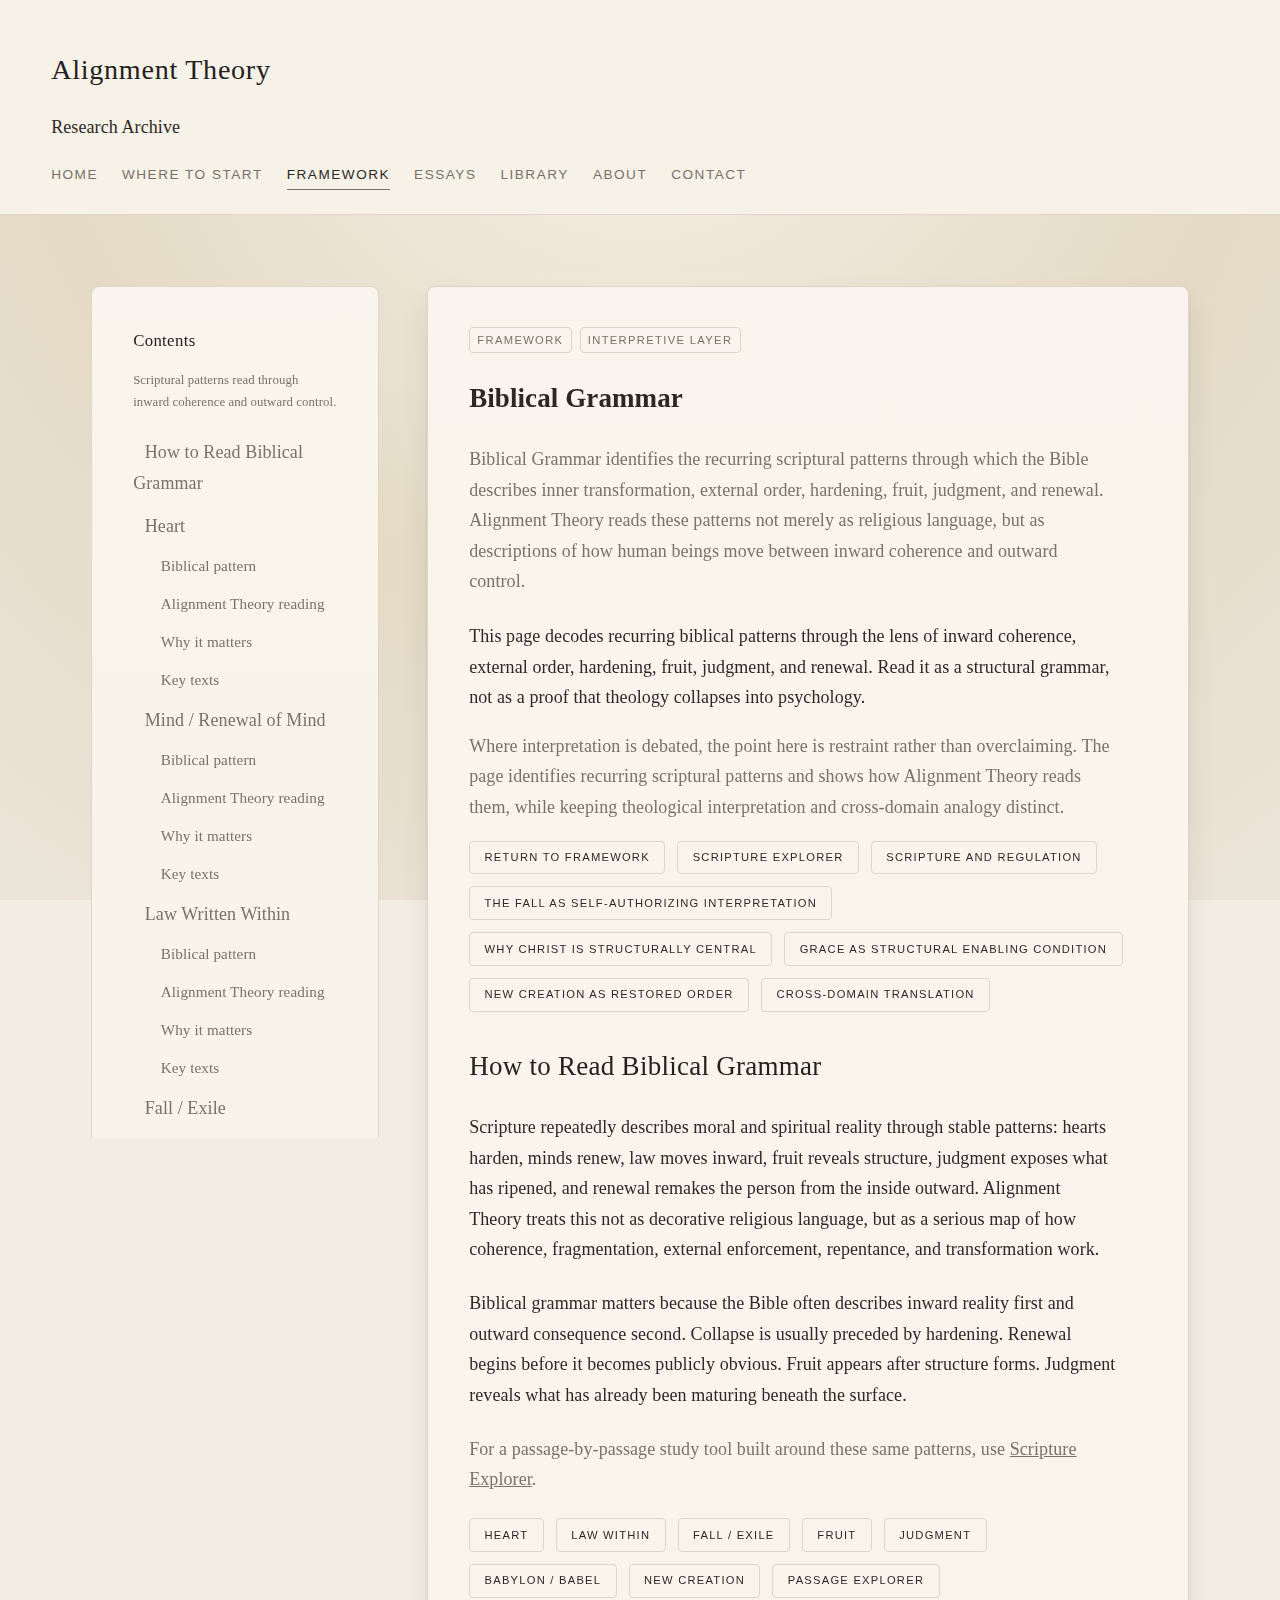
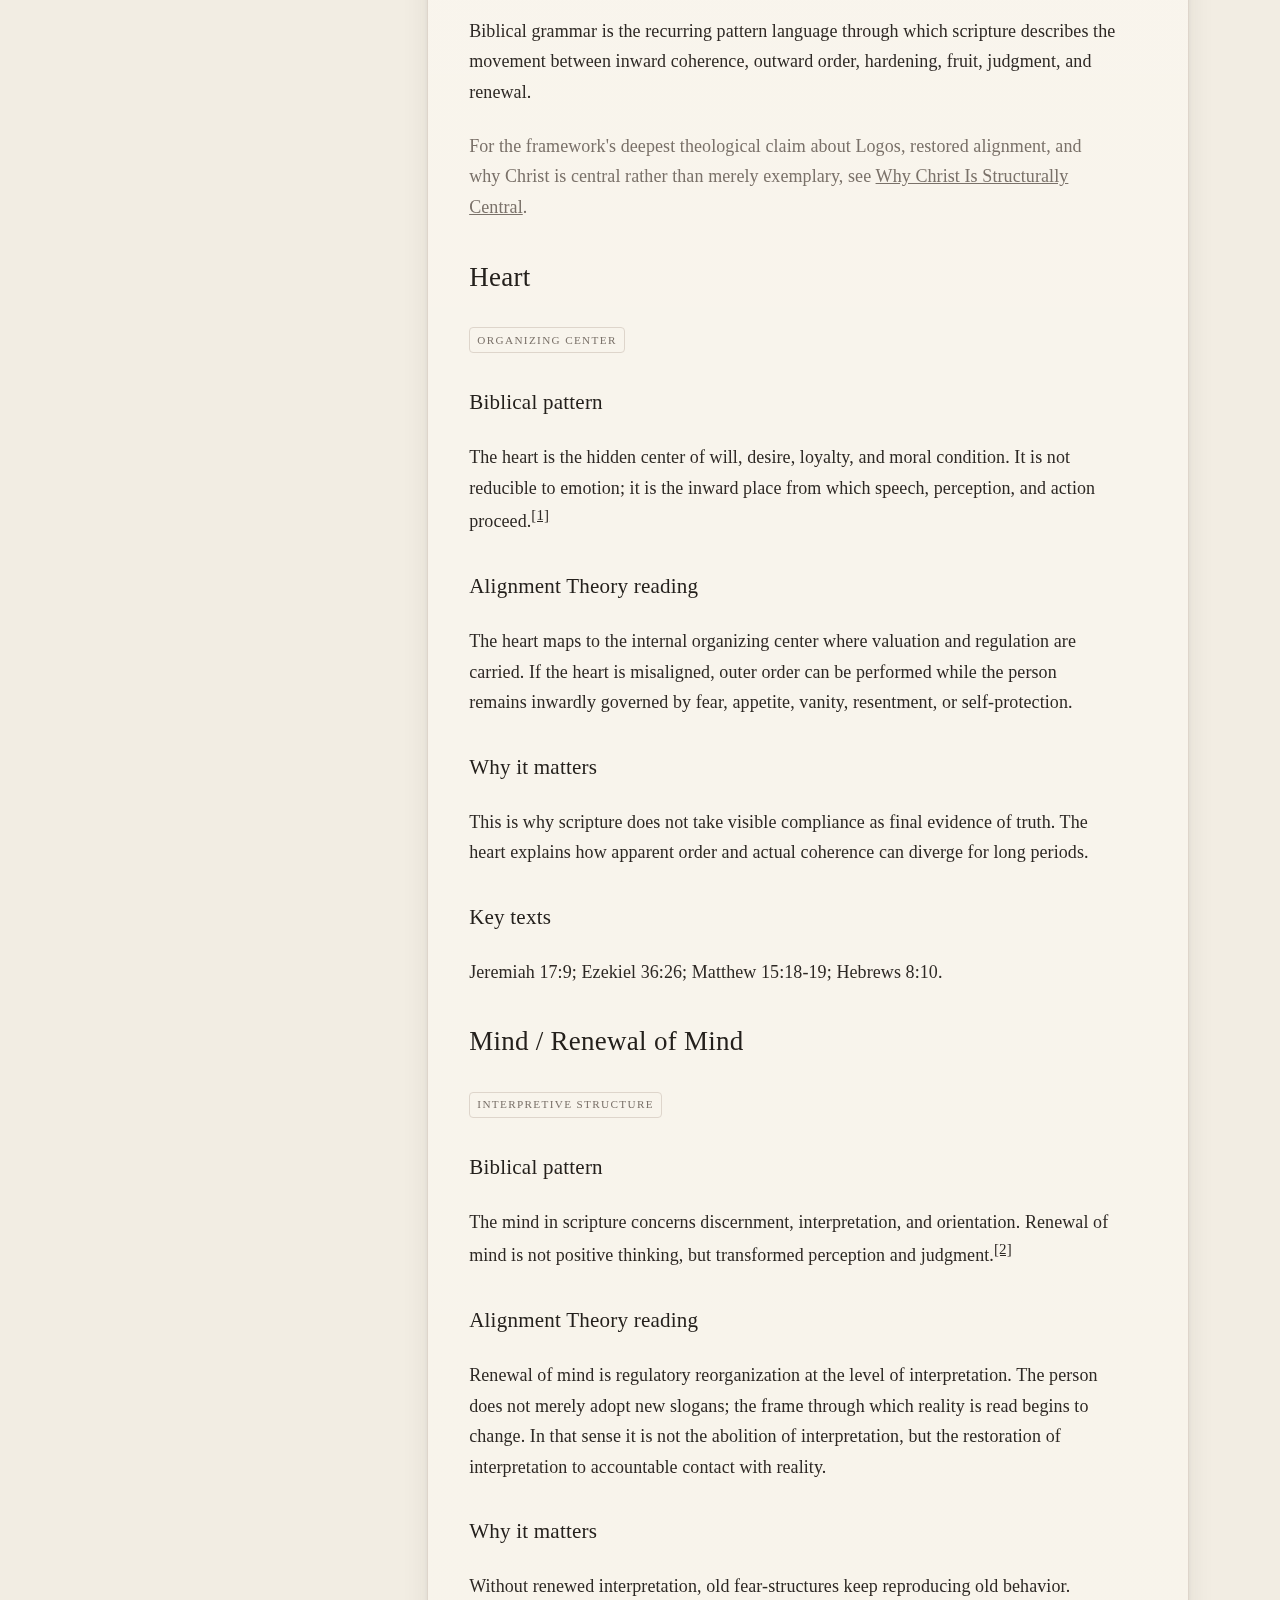
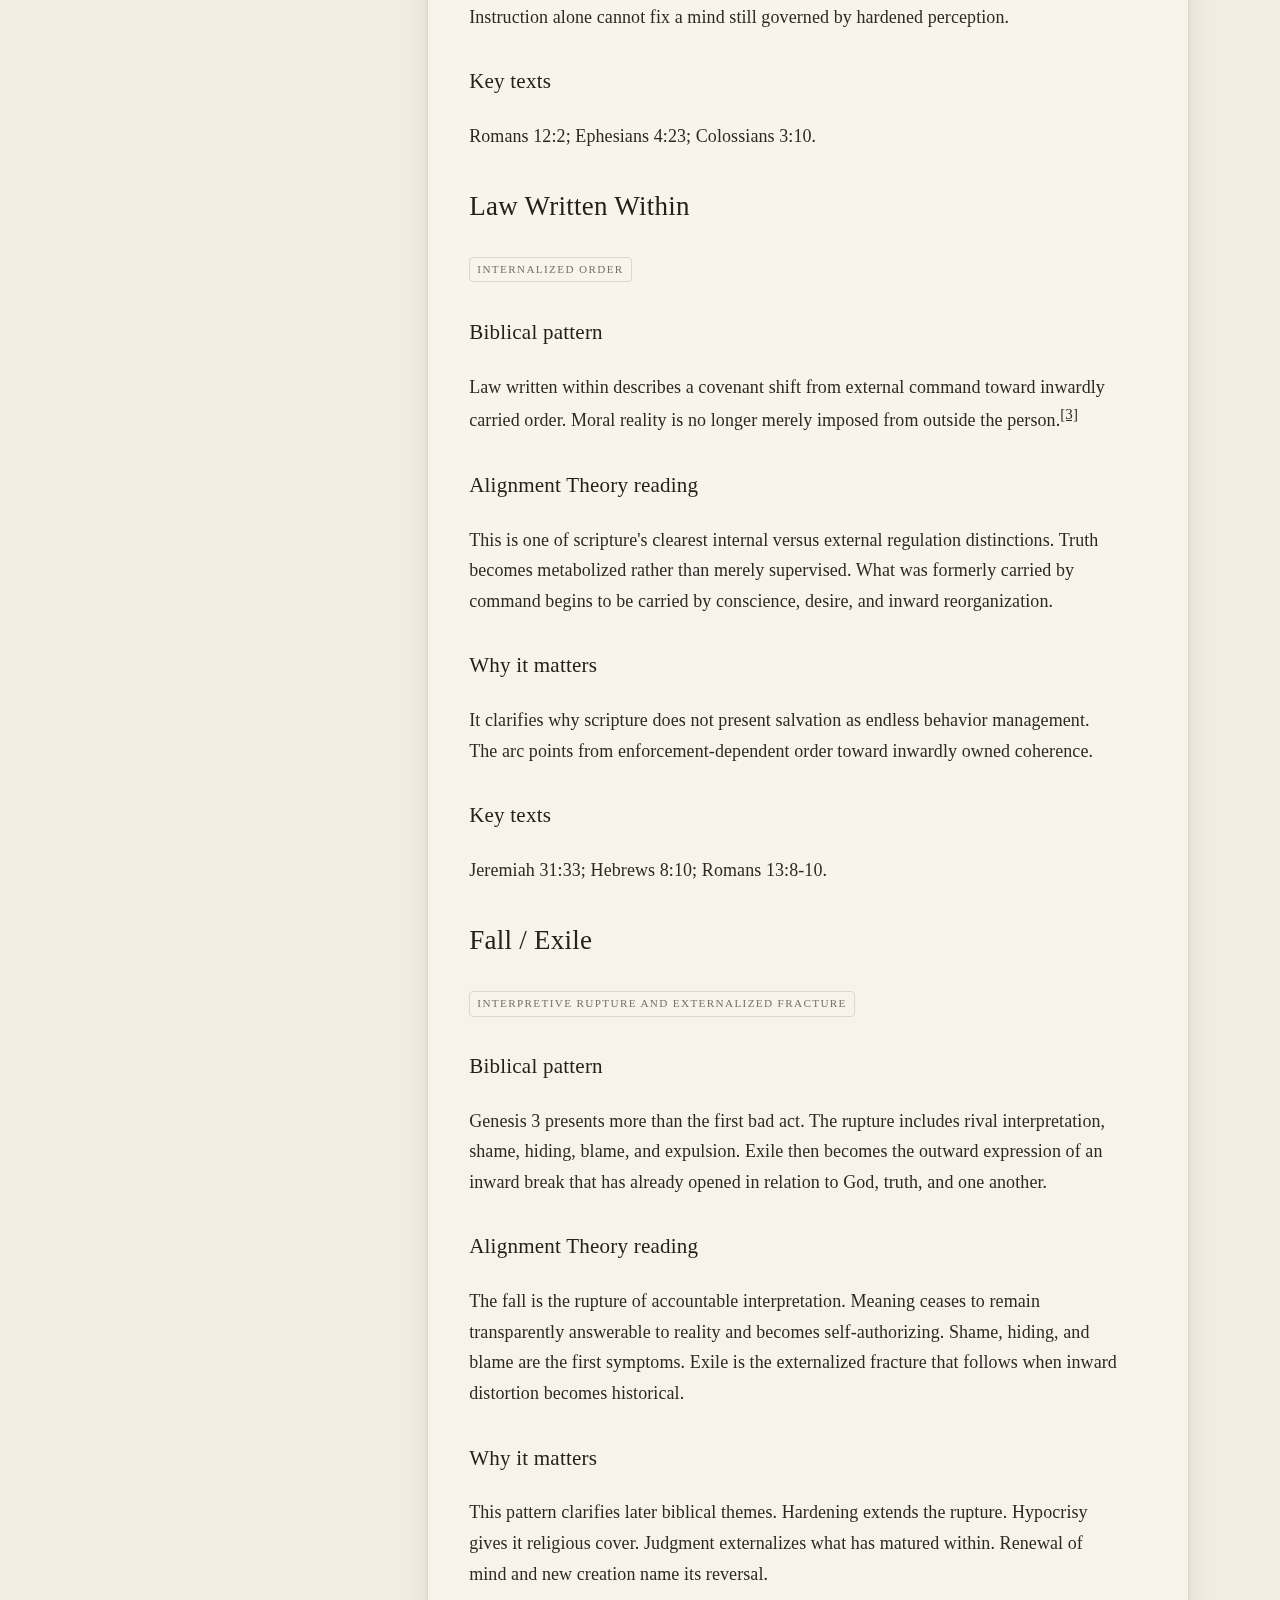
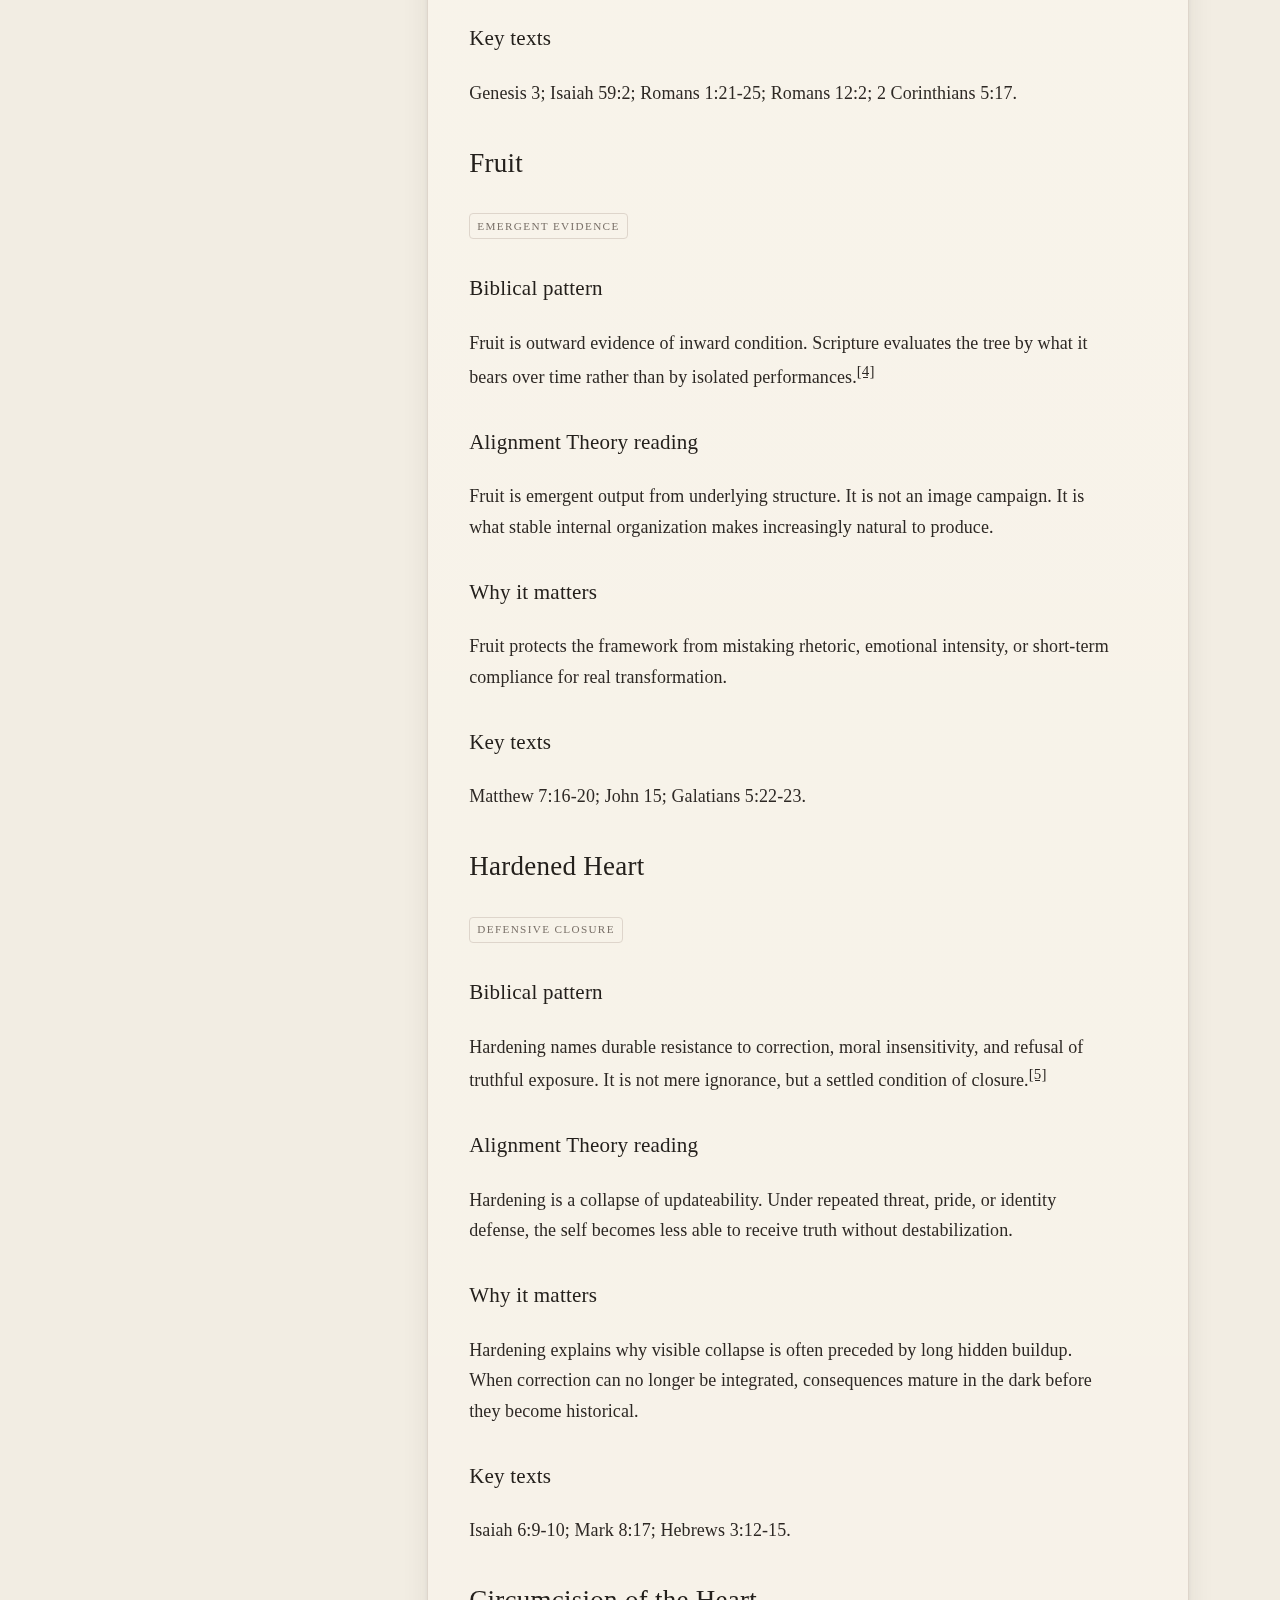
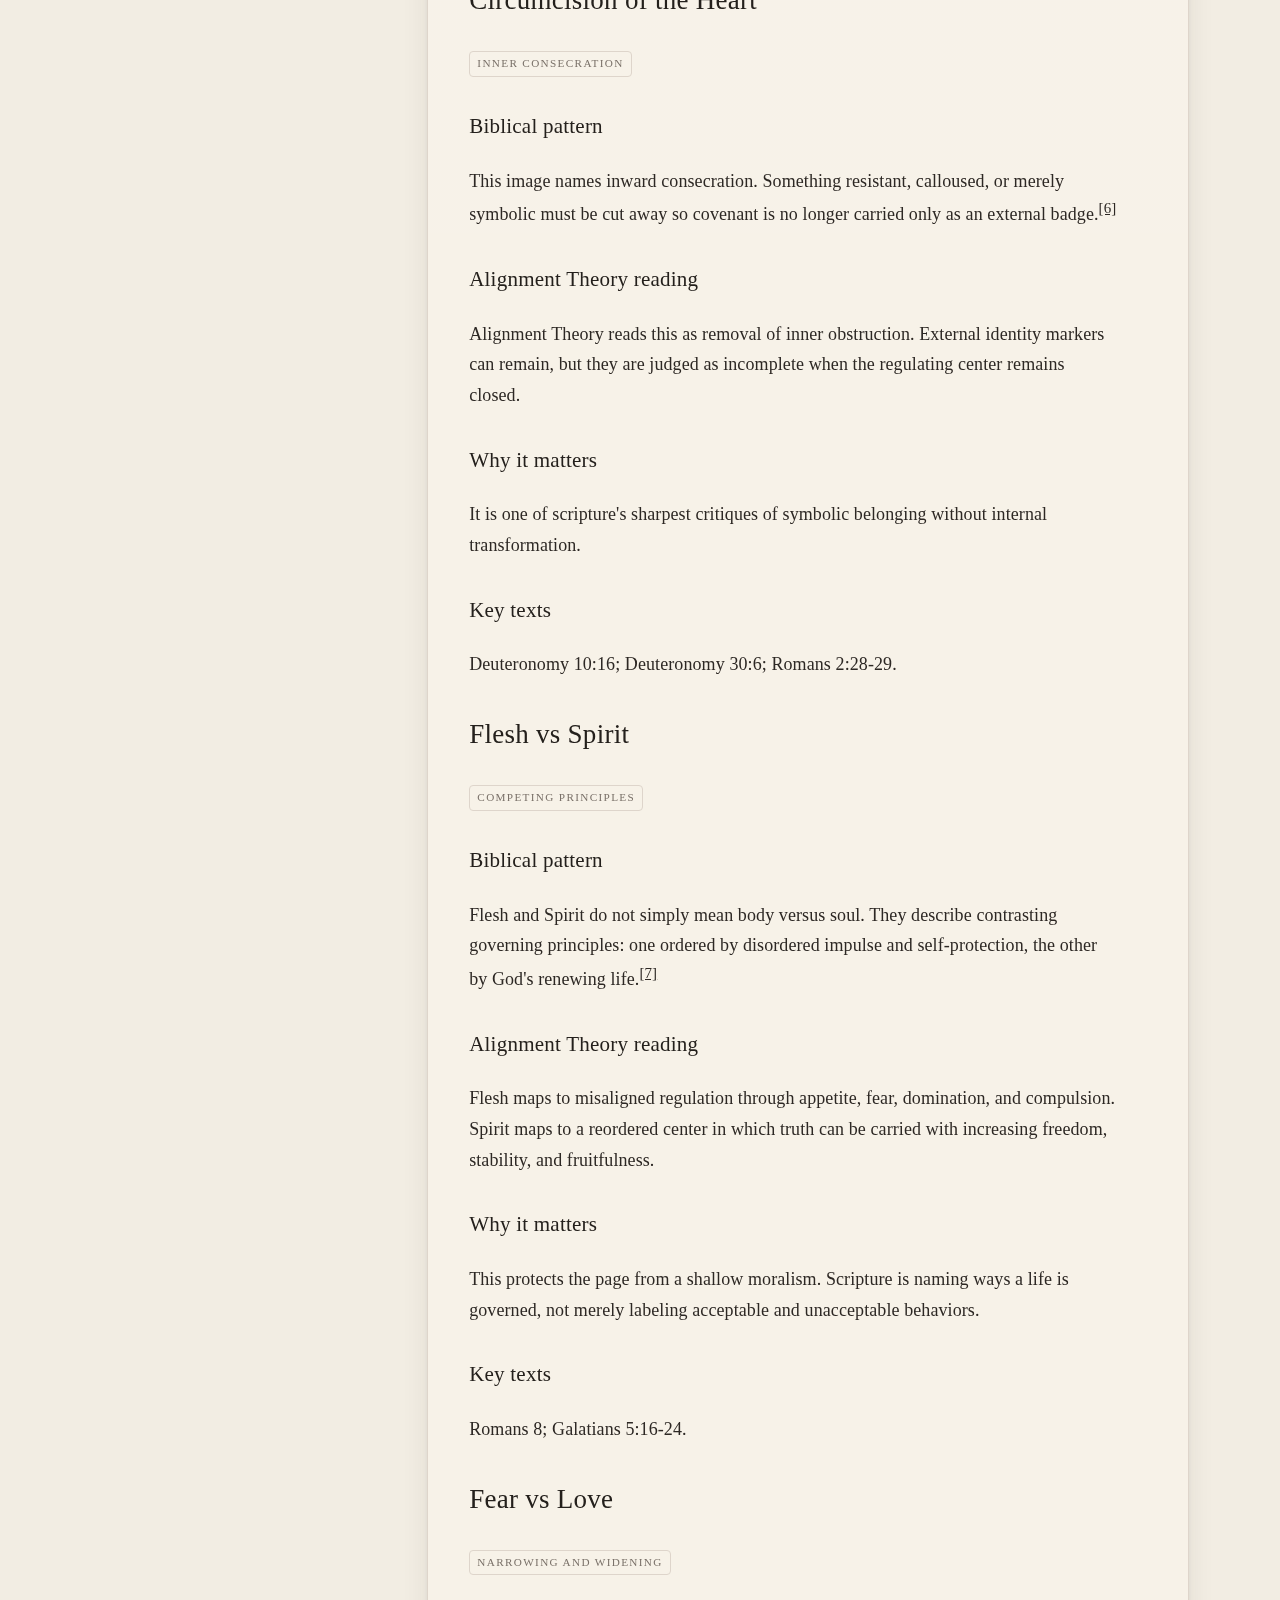
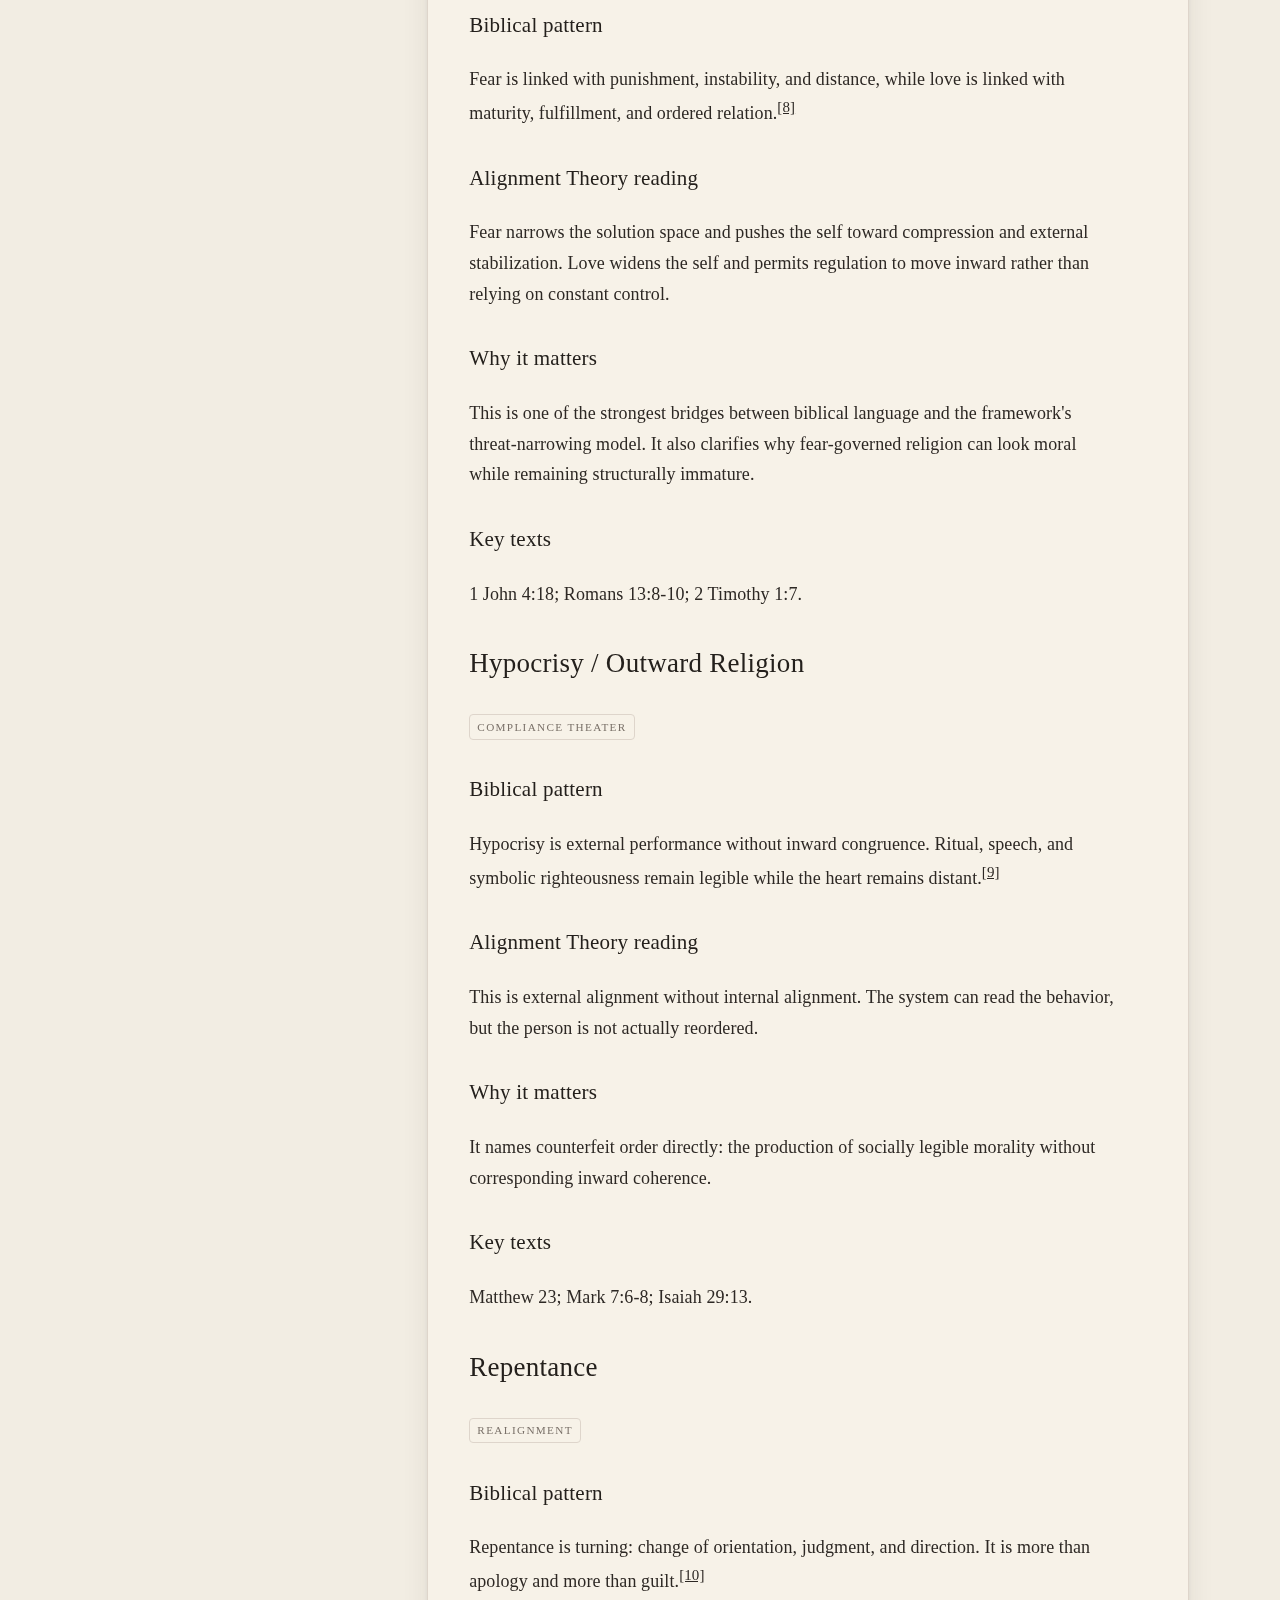
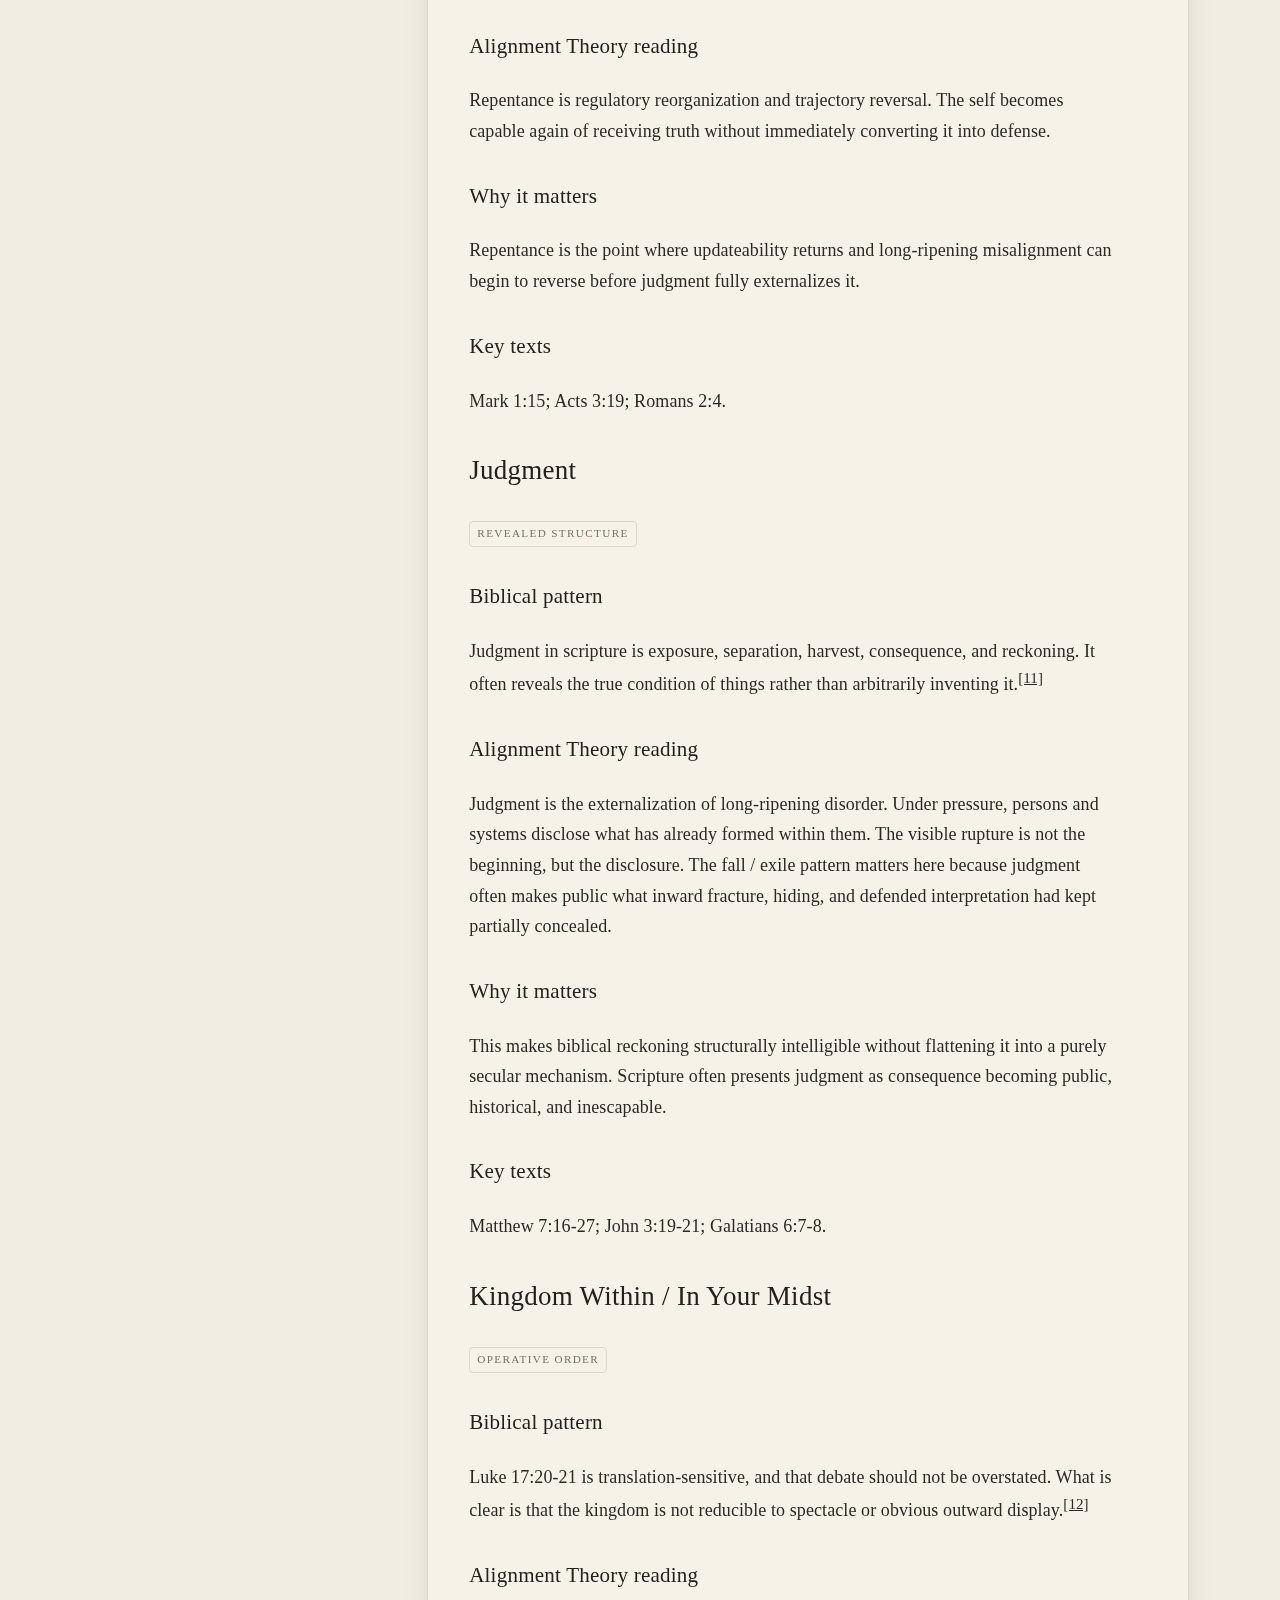
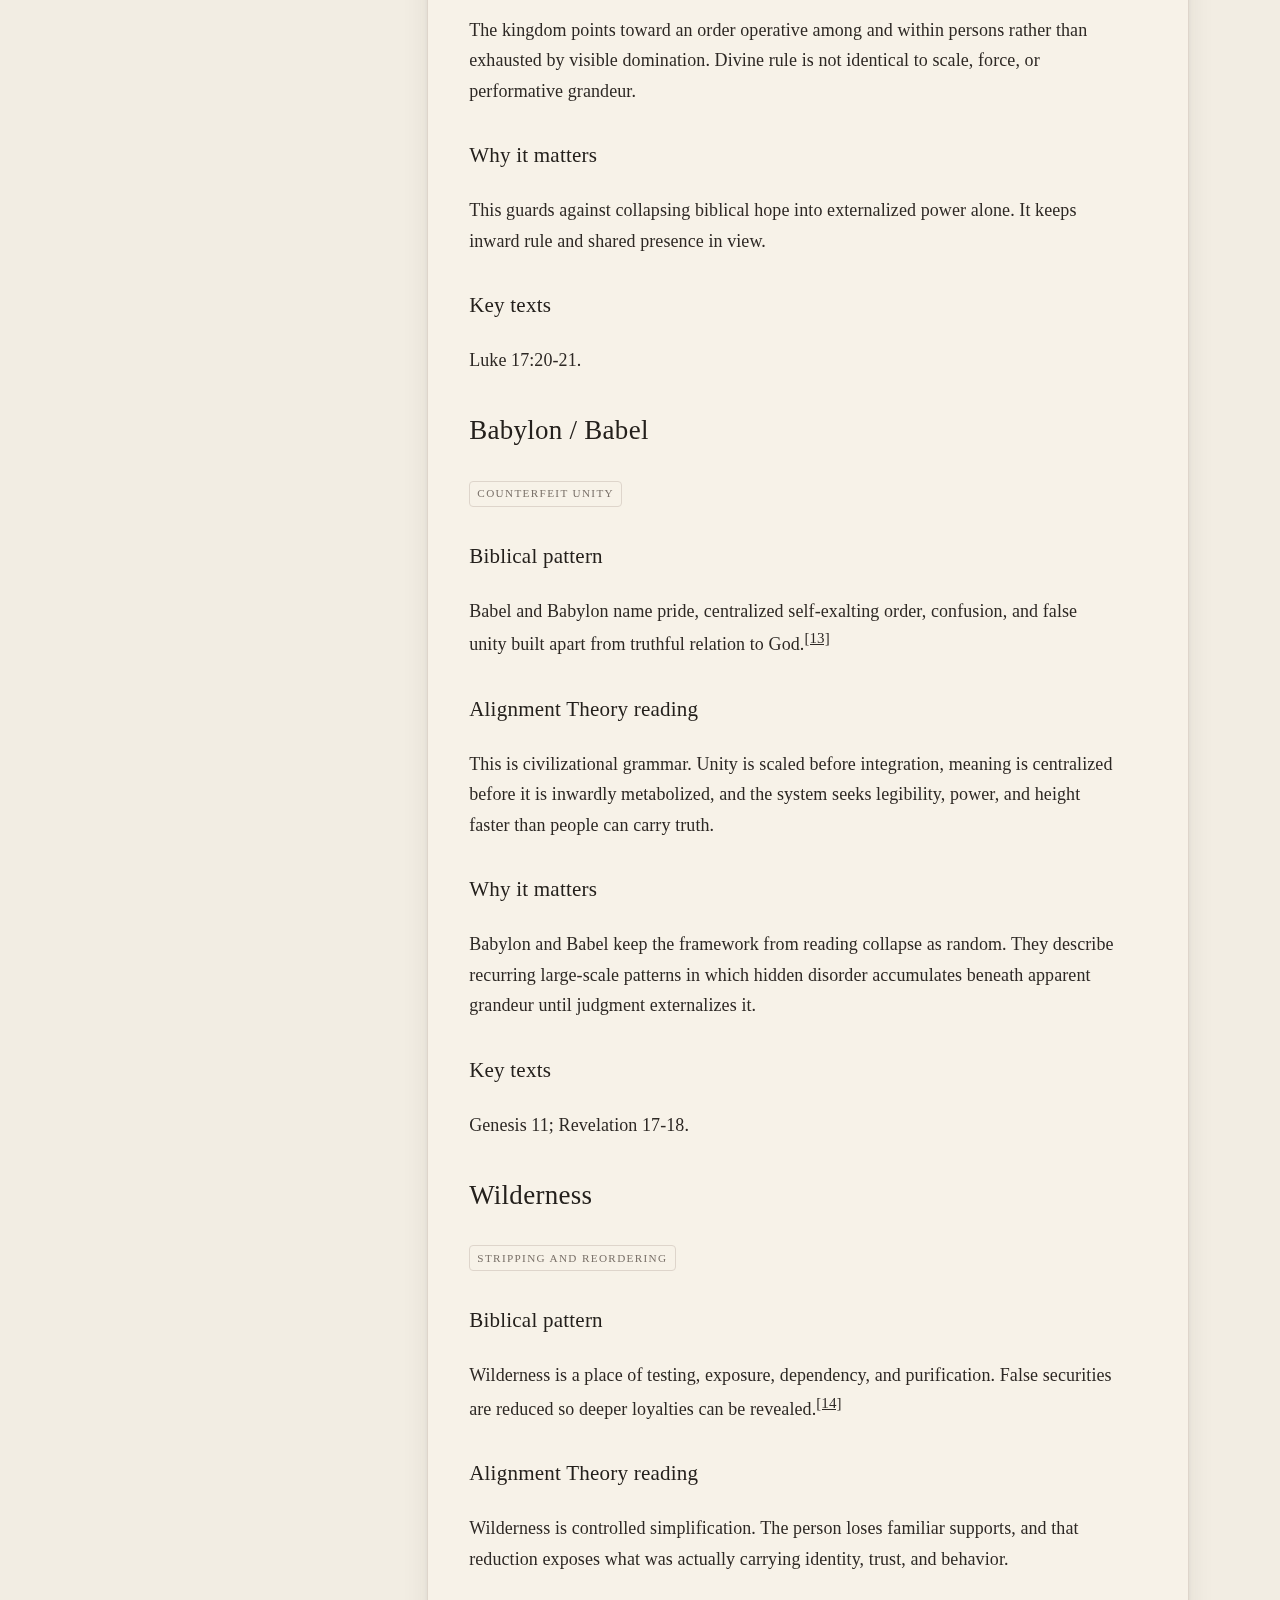
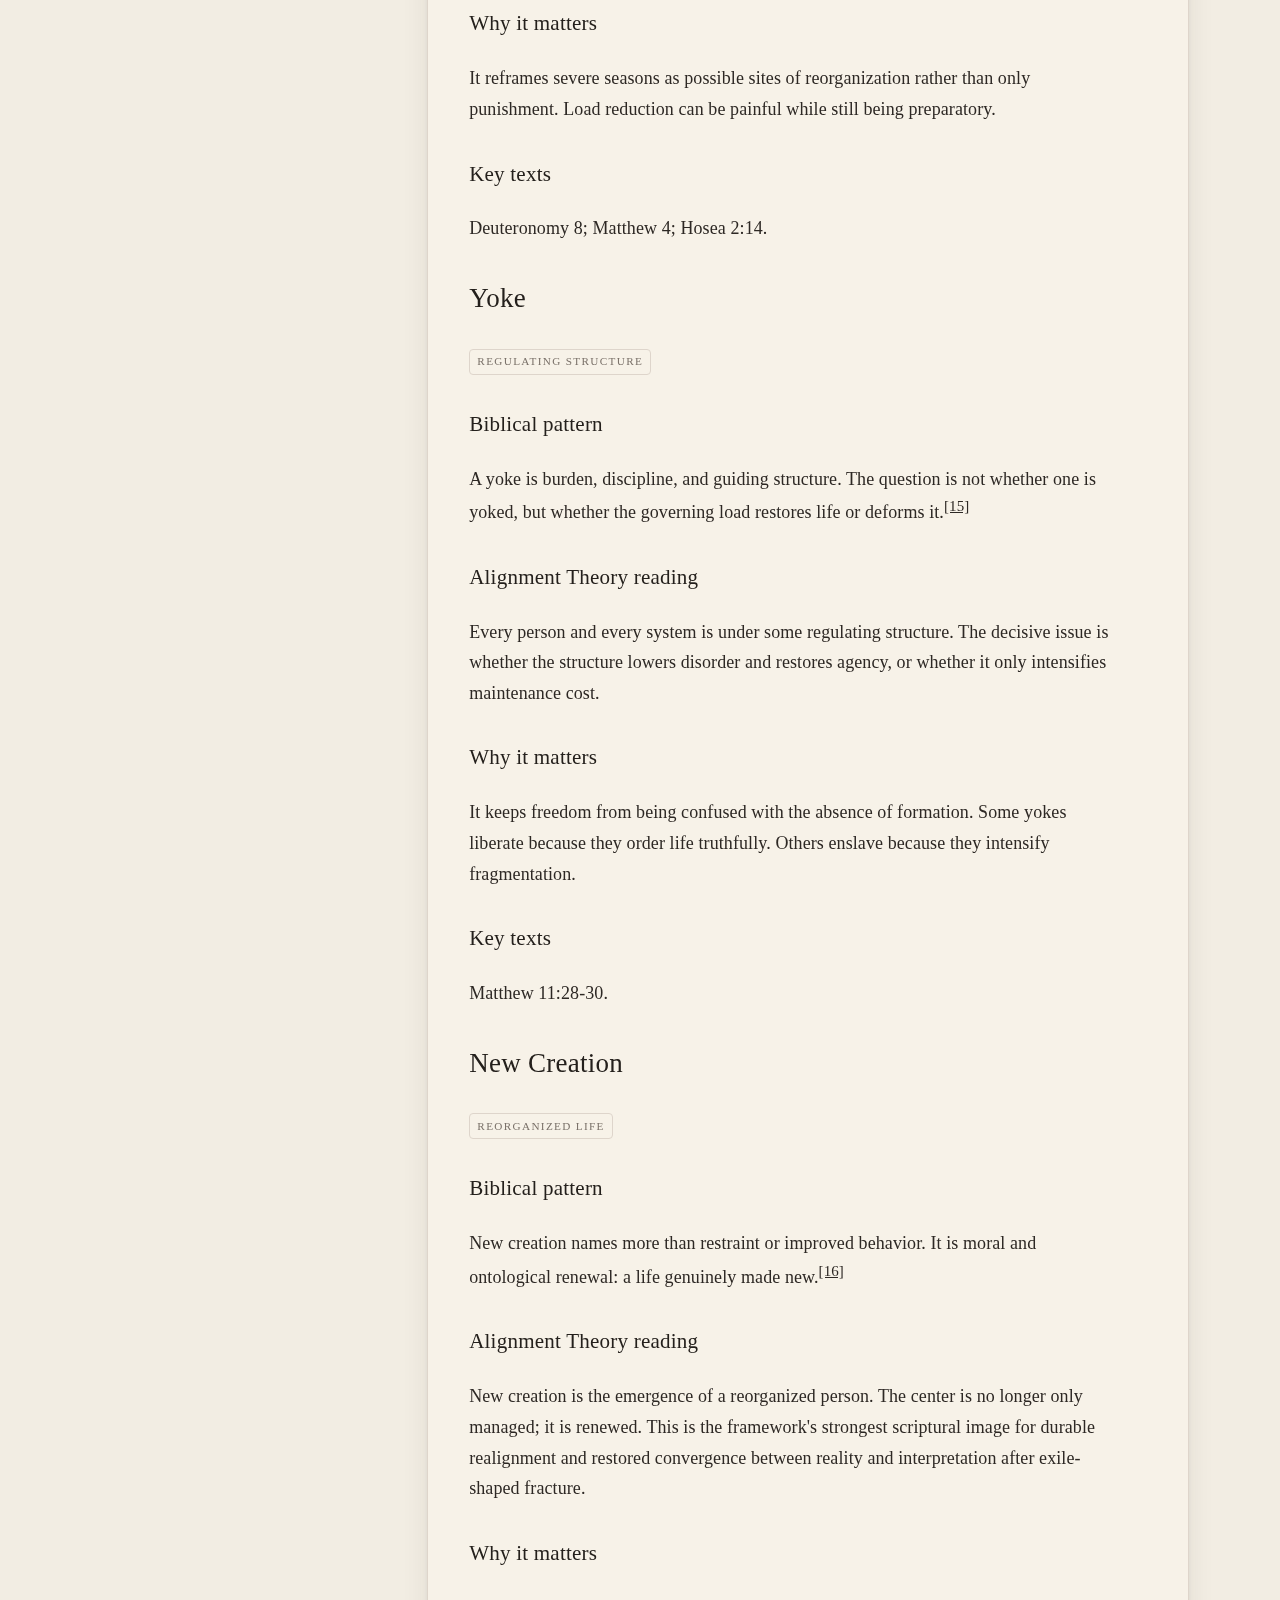
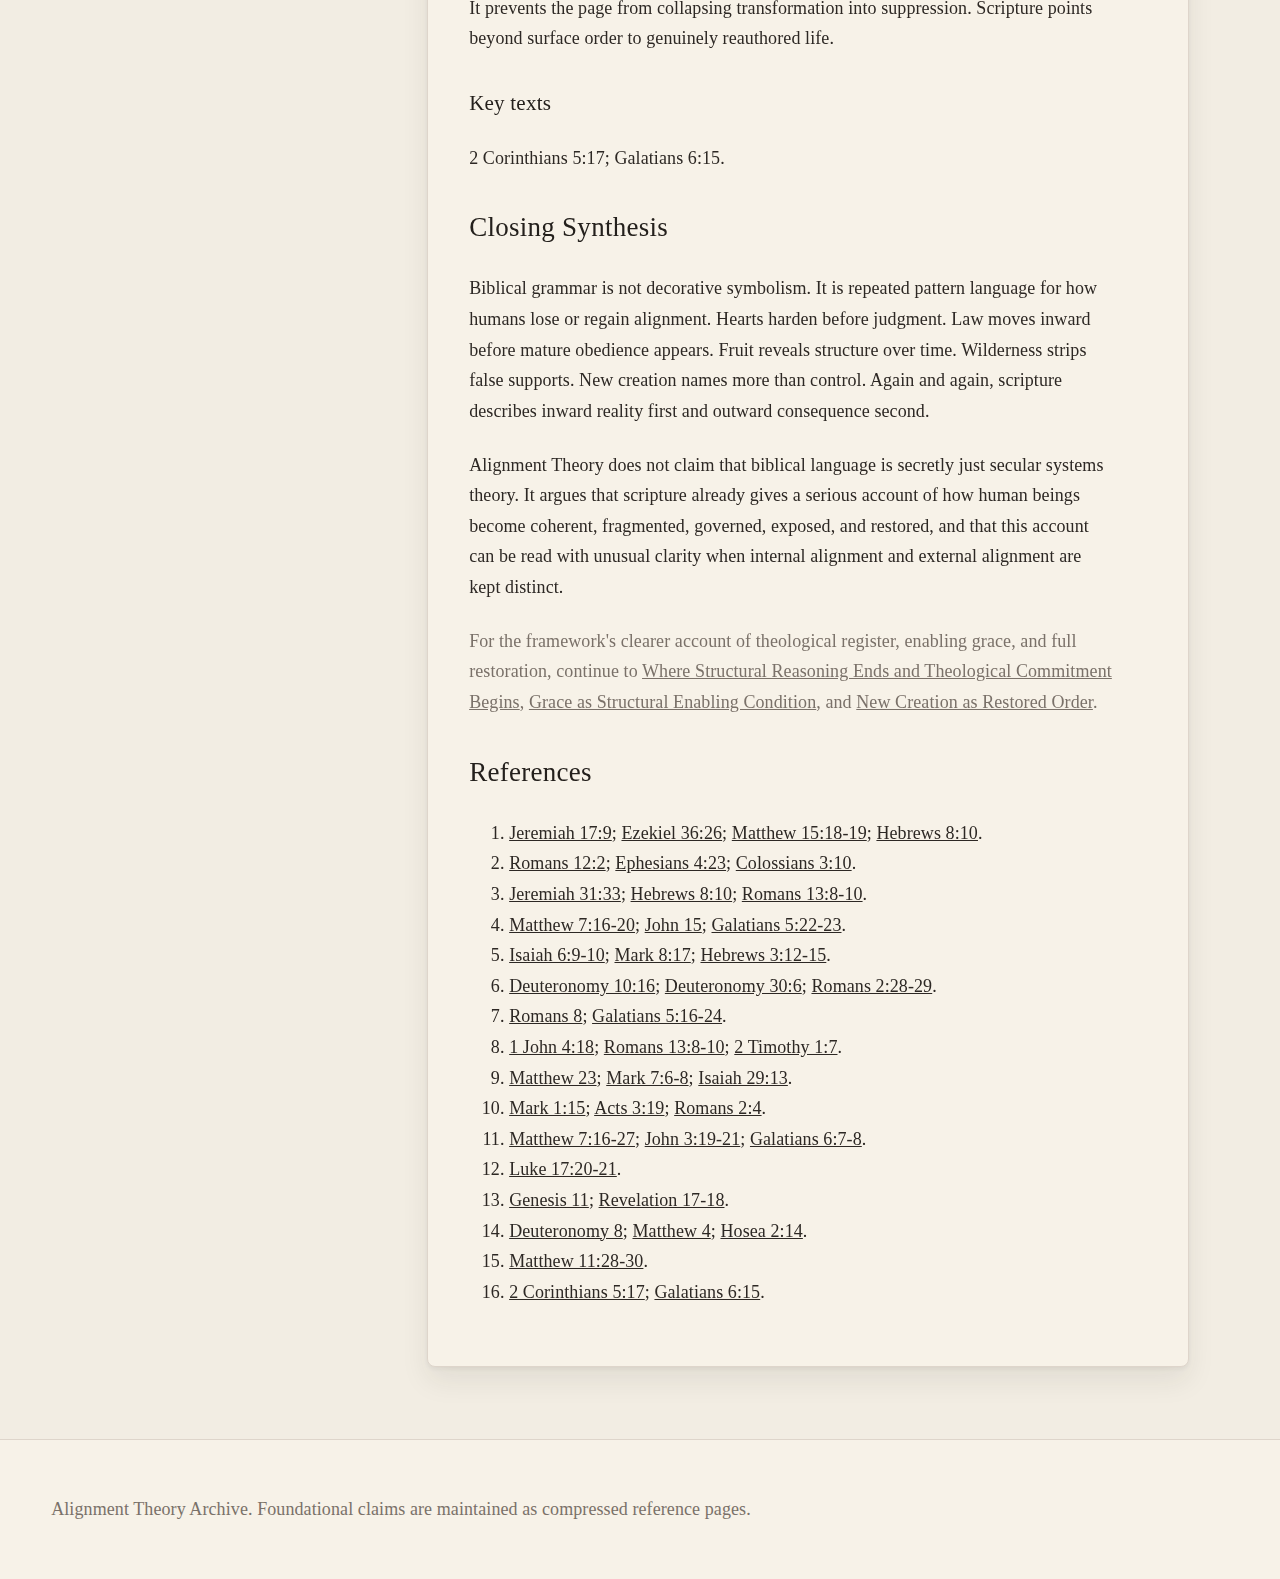
<file: pages/biblical-grammar.html>
<!doctype html>
<html lang="en">
<head>
  <meta charset="utf-8" />
  <meta name="viewport" content="width=device-width, initial-scale=1" />
  <title>Biblical Grammar &middot; Alignment Theory Archive</title>
  <meta name="description" content="Biblical grammar of Alignment Theory." />
  <script async src="https://www.googletagmanager.com/gtag/js?id=G-QVFSZRN0PB"></script>
  <script>
    window.dataLayer = window.dataLayer || [];
    function gtag(){dataLayer.push(arguments);}
    gtag("js", new Date());
    gtag("config", "G-QVFSZRN0PB");
  </script>
  <link rel="stylesheet" href="../assets/styles.css" />
</head>
<body data-page="framework">
  <a class="skip-link" href="#main">Skip to content</a>

  <header class="site-header">
    <div class="site-title">
      <h1>Alignment Theory</h1>
      <p class="site-subtitle">Research Archive</p>
    </div>
    <button class="nav-toggle" type="button" aria-expanded="false" aria-controls="site-nav" aria-label="Open navigation">Menu</button>
    <nav class="site-nav" id="site-nav" aria-label="Primary">
      <a href="../index.html">Home</a>
      <a href="where-to-start.html">Where to Start</a>
      <a href="framework.html" aria-current="page">Framework</a>
      <a href="essays.html">Essays</a>
      <a href="library.html">Library</a>
      <a href="about.html">About</a>
      <a href="contact.html">Contact</a>
    </nav>
  </header>

  <main id="main" class="page page-article">
    <aside class="toc-panel">
      <div class="toc-desktop" aria-label="Table of contents">
        <div class="toc-header">
          <h2>Contents</h2>
          <p class="toc-note">Scriptural patterns read through inward coherence and outward control.</p>
        </div>
        <ol class="toc-list" id="toc-list"></ol>
      </div>
      <details class="toc-mobile">
        <summary>Table of Contents</summary>
        <ol class="toc-list" id="toc-list-mobile"></ol>
      </details>
    </aside>

    <article class="manuscript">
      <header class="manuscript-header">
        <p class="doc-meta">
          <span class="chip">Framework</span>
          <span class="chip">Interpretive Layer</span>
        </p>
        <h2>Biblical Grammar</h2>
        <p class="lead">Biblical Grammar identifies the recurring scriptural patterns through which the Bible describes inner transformation, external order, hardening, fruit, judgment, and renewal. Alignment Theory reads these patterns not merely as religious language, but as descriptions of how human beings move between inward coherence and outward control.</p>
        <p class="orientation-line">This page decodes recurring biblical patterns through the lens of inward coherence, external order, hardening, fruit, judgment, and renewal. Read it as a structural grammar, not as a proof that theology collapses into psychology.</p>
        <p class="muted">Where interpretation is debated, the point here is restraint rather than overclaiming. The page identifies recurring scriptural patterns and shows how Alignment Theory reads them, while keeping theological interpretation and cross-domain analogy distinct.</p>
        <div class="button-group">
          <a class="button" href="framework.html">Return to Framework</a>
          <a class="button" href="scripture-explorer.html">Scripture Explorer</a>
          <a class="button" href="scripture-regulation-and-inner-transformation.html">Scripture and Regulation</a>
          <a class="button" href="the-fall-as-self-authorizing-interpretation.html">The Fall as Self-Authorizing Interpretation</a>
          <a class="button" href="why-christ-is-structurally-central.html">Why Christ Is Structurally Central</a>
          <a class="button" href="grace-as-structural-enabling-condition.html">Grace as Structural Enabling Condition</a>
          <a class="button" href="new-creation-as-restored-order.html">New Creation as Restored Order</a>
          <a class="button" href="one-pattern-many-languages.html">Cross-Domain Translation</a>
        </div>
      </header>

      <section class="doc-body grammar-body" data-static-toc>
        <section class="grammar-intro-card">
          <h2 id="how-to-read-biblical-grammar">How to Read Biblical Grammar</h2>
          <p>Scripture repeatedly describes moral and spiritual reality through stable patterns: hearts harden, minds renew, law moves inward, fruit reveals structure, judgment exposes what has ripened, and renewal remakes the person from the inside outward. Alignment Theory treats this not as decorative religious language, but as a serious map of how coherence, fragmentation, external enforcement, repentance, and transformation work.</p>
          <p>Biblical grammar matters because the Bible often describes inward reality first and outward consequence second. Collapse is usually preceded by hardening. Renewal begins before it becomes publicly obvious. Fruit appears after structure forms. Judgment reveals what has already been maturing beneath the surface.</p>
          <p class="muted">For a passage-by-passage study tool built around these same patterns, use <a href="scripture-explorer.html">Scripture Explorer</a>.</p>
          <div class="button-group">
            <a class="button" href="#heart">Heart</a>
            <a class="button" href="#law-written-within">Law Within</a>
            <a class="button" href="#fall-exile">Fall / Exile</a>
            <a class="button" href="#fruit">Fruit</a>
            <a class="button" href="#judgment">Judgment</a>
            <a class="button" href="#babylon-babel">Babylon / Babel</a>
            <a class="button" href="#new-creation">New Creation</a>
            <a class="button" href="scripture-explorer.html">Passage Explorer</a>
          </div>
          <p class="grammar-note">Biblical grammar is the recurring pattern language through which scripture describes the movement between inward coherence, outward order, hardening, fruit, judgment, and renewal.</p>
          <p class="muted">For the framework's deepest theological claim about Logos, restored alignment, and why Christ is central rather than merely exemplary, see <a href="why-christ-is-structurally-central.html">Why Christ Is Structurally Central</a>.</p>
        </section>

        <section class="grammar-entry" id="heart">
          <div class="grammar-entry-header">
            <h2>Heart</h2>
            <span class="chip">Organizing Center</span>
          </div>
          <div class="grammar-entry-grid">
            <div>
              <h3>Biblical pattern</h3>
              <p>The heart is the hidden center of will, desire, loyalty, and moral condition. It is not reducible to emotion; it is the inward place from which speech, perception, and action proceed.<sup class="citation"><a href="#ref-bg-heart">[1]</a></sup></p>
            </div>
            <div>
              <h3>Alignment Theory reading</h3>
              <p>The heart maps to the internal organizing center where valuation and regulation are carried. If the heart is misaligned, outer order can be performed while the person remains inwardly governed by fear, appetite, vanity, resentment, or self-protection.</p>
            </div>
            <div>
              <h3>Why it matters</h3>
              <p>This is why scripture does not take visible compliance as final evidence of truth. The heart explains how apparent order and actual coherence can diverge for long periods.</p>
            </div>
            <div>
              <h3>Key texts</h3>
              <p>Jeremiah 17:9; Ezekiel 36:26; Matthew 15:18-19; Hebrews 8:10.</p>
            </div>
          </div>
        </section>

        <section class="grammar-entry" id="mind-renewal">
          <div class="grammar-entry-header">
            <h2>Mind / Renewal of Mind</h2>
            <span class="chip">Interpretive Structure</span>
          </div>
          <div class="grammar-entry-grid">
            <div>
              <h3>Biblical pattern</h3>
              <p>The mind in scripture concerns discernment, interpretation, and orientation. Renewal of mind is not positive thinking, but transformed perception and judgment.<sup class="citation"><a href="#ref-bg-mind">[2]</a></sup></p>
            </div>
            <div>
              <h3>Alignment Theory reading</h3>
              <p>Renewal of mind is regulatory reorganization at the level of interpretation. The person does not merely adopt new slogans; the frame through which reality is read begins to change. In that sense it is not the abolition of interpretation, but the restoration of interpretation to accountable contact with reality.</p>
            </div>
            <div>
              <h3>Why it matters</h3>
              <p>Without renewed interpretation, old fear-structures keep reproducing old behavior. Instruction alone cannot fix a mind still governed by hardened perception.</p>
            </div>
            <div>
              <h3>Key texts</h3>
              <p>Romans 12:2; Ephesians 4:23; Colossians 3:10.</p>
            </div>
          </div>
        </section>

        <section class="grammar-entry" id="law-written-within">
          <div class="grammar-entry-header">
            <h2>Law Written Within</h2>
            <span class="chip">Internalized Order</span>
          </div>
          <div class="grammar-entry-grid">
            <div>
              <h3>Biblical pattern</h3>
              <p>Law written within describes a covenant shift from external command toward inwardly carried order. Moral reality is no longer merely imposed from outside the person.<sup class="citation"><a href="#ref-bg-law-heart">[3]</a></sup></p>
            </div>
            <div>
              <h3>Alignment Theory reading</h3>
              <p>This is one of scripture's clearest internal versus external regulation distinctions. Truth becomes metabolized rather than merely supervised. What was formerly carried by command begins to be carried by conscience, desire, and inward reorganization.</p>
            </div>
            <div>
              <h3>Why it matters</h3>
              <p>It clarifies why scripture does not present salvation as endless behavior management. The arc points from enforcement-dependent order toward inwardly owned coherence.</p>
            </div>
            <div>
              <h3>Key texts</h3>
              <p>Jeremiah 31:33; Hebrews 8:10; Romans 13:8-10.</p>
            </div>
          </div>
        </section>

        <section class="grammar-entry" id="fall-exile">
          <div class="grammar-entry-header">
            <h2>Fall / Exile</h2>
            <span class="chip">Interpretive Rupture and Externalized Fracture</span>
          </div>
          <div class="grammar-entry-grid">
            <div>
              <h3>Biblical pattern</h3>
              <p>Genesis 3 presents more than the first bad act. The rupture includes rival interpretation, shame, hiding, blame, and expulsion. Exile then becomes the outward expression of an inward break that has already opened in relation to God, truth, and one another.</p>
            </div>
            <div>
              <h3>Alignment Theory reading</h3>
              <p>The fall is the rupture of accountable interpretation. Meaning ceases to remain transparently answerable to reality and becomes self-authorizing. Shame, hiding, and blame are the first symptoms. Exile is the externalized fracture that follows when inward distortion becomes historical.</p>
            </div>
            <div>
              <h3>Why it matters</h3>
              <p>This pattern clarifies later biblical themes. Hardening extends the rupture. Hypocrisy gives it religious cover. Judgment externalizes what has matured within. Renewal of mind and new creation name its reversal.</p>
            </div>
            <div>
              <h3>Key texts</h3>
              <p>Genesis 3; Isaiah 59:2; Romans 1:21-25; Romans 12:2; 2 Corinthians 5:17.</p>
            </div>
          </div>
        </section>

        <section class="grammar-entry" id="fruit">
          <div class="grammar-entry-header">
            <h2>Fruit</h2>
            <span class="chip">Emergent Evidence</span>
          </div>
          <div class="grammar-entry-grid">
            <div>
              <h3>Biblical pattern</h3>
              <p>Fruit is outward evidence of inward condition. Scripture evaluates the tree by what it bears over time rather than by isolated performances.<sup class="citation"><a href="#ref-bg-fruit">[4]</a></sup></p>
            </div>
            <div>
              <h3>Alignment Theory reading</h3>
              <p>Fruit is emergent output from underlying structure. It is not an image campaign. It is what stable internal organization makes increasingly natural to produce.</p>
            </div>
            <div>
              <h3>Why it matters</h3>
              <p>Fruit protects the framework from mistaking rhetoric, emotional intensity, or short-term compliance for real transformation.</p>
            </div>
            <div>
              <h3>Key texts</h3>
              <p>Matthew 7:16-20; John 15; Galatians 5:22-23.</p>
            </div>
          </div>
        </section>
        <section class="grammar-entry" id="hardened-heart">
          <div class="grammar-entry-header">
            <h2>Hardened Heart</h2>
            <span class="chip">Defensive Closure</span>
          </div>
          <div class="grammar-entry-grid">
            <div>
              <h3>Biblical pattern</h3>
              <p>Hardening names durable resistance to correction, moral insensitivity, and refusal of truthful exposure. It is not mere ignorance, but a settled condition of closure.<sup class="citation"><a href="#ref-bg-hardening">[5]</a></sup></p>
            </div>
            <div>
              <h3>Alignment Theory reading</h3>
              <p>Hardening is a collapse of updateability. Under repeated threat, pride, or identity defense, the self becomes less able to receive truth without destabilization.</p>
            </div>
            <div>
              <h3>Why it matters</h3>
              <p>Hardening explains why visible collapse is often preceded by long hidden buildup. When correction can no longer be integrated, consequences mature in the dark before they become historical.</p>
            </div>
            <div>
              <h3>Key texts</h3>
              <p>Isaiah 6:9-10; Mark 8:17; Hebrews 3:12-15.</p>
            </div>
          </div>
        </section>

        <section class="grammar-entry" id="circumcision-of-the-heart">
          <div class="grammar-entry-header">
            <h2>Circumcision of the Heart</h2>
            <span class="chip">Inner Consecration</span>
          </div>
          <div class="grammar-entry-grid">
            <div>
              <h3>Biblical pattern</h3>
              <p>This image names inward consecration. Something resistant, calloused, or merely symbolic must be cut away so covenant is no longer carried only as an external badge.<sup class="citation"><a href="#ref-bg-circumcision">[6]</a></sup></p>
            </div>
            <div>
              <h3>Alignment Theory reading</h3>
              <p>Alignment Theory reads this as removal of inner obstruction. External identity markers can remain, but they are judged as incomplete when the regulating center remains closed.</p>
            </div>
            <div>
              <h3>Why it matters</h3>
              <p>It is one of scripture's sharpest critiques of symbolic belonging without internal transformation.</p>
            </div>
            <div>
              <h3>Key texts</h3>
              <p>Deuteronomy 10:16; Deuteronomy 30:6; Romans 2:28-29.</p>
            </div>
          </div>
        </section>

        <section class="grammar-entry" id="flesh-vs-spirit">
          <div class="grammar-entry-header">
            <h2>Flesh vs Spirit</h2>
            <span class="chip">Competing Principles</span>
          </div>
          <div class="grammar-entry-grid">
            <div>
              <h3>Biblical pattern</h3>
              <p>Flesh and Spirit do not simply mean body versus soul. They describe contrasting governing principles: one ordered by disordered impulse and self-protection, the other by God's renewing life.<sup class="citation"><a href="#ref-bg-flesh-spirit">[7]</a></sup></p>
            </div>
            <div>
              <h3>Alignment Theory reading</h3>
              <p>Flesh maps to misaligned regulation through appetite, fear, domination, and compulsion. Spirit maps to a reordered center in which truth can be carried with increasing freedom, stability, and fruitfulness.</p>
            </div>
            <div>
              <h3>Why it matters</h3>
              <p>This protects the page from a shallow moralism. Scripture is naming ways a life is governed, not merely labeling acceptable and unacceptable behaviors.</p>
            </div>
            <div>
              <h3>Key texts</h3>
              <p>Romans 8; Galatians 5:16-24.</p>
            </div>
          </div>
        </section>

        <section class="grammar-entry" id="fear-vs-love">
          <div class="grammar-entry-header">
            <h2>Fear vs Love</h2>
            <span class="chip">Narrowing and Widening</span>
          </div>
          <div class="grammar-entry-grid">
            <div>
              <h3>Biblical pattern</h3>
              <p>Fear is linked with punishment, instability, and distance, while love is linked with maturity, fulfillment, and ordered relation.<sup class="citation"><a href="#ref-bg-fear-love">[8]</a></sup></p>
            </div>
            <div>
              <h3>Alignment Theory reading</h3>
              <p>Fear narrows the solution space and pushes the self toward compression and external stabilization. Love widens the self and permits regulation to move inward rather than relying on constant control.</p>
            </div>
            <div>
              <h3>Why it matters</h3>
              <p>This is one of the strongest bridges between biblical language and the framework's threat-narrowing model. It also clarifies why fear-governed religion can look moral while remaining structurally immature.</p>
            </div>
            <div>
              <h3>Key texts</h3>
              <p>1 John 4:18; Romans 13:8-10; 2 Timothy 1:7.</p>
            </div>
          </div>
        </section>

        <section class="grammar-entry" id="hypocrisy-outward-religion">
          <div class="grammar-entry-header">
            <h2>Hypocrisy / Outward Religion</h2>
            <span class="chip">Compliance Theater</span>
          </div>
          <div class="grammar-entry-grid">
            <div>
              <h3>Biblical pattern</h3>
              <p>Hypocrisy is external performance without inward congruence. Ritual, speech, and symbolic righteousness remain legible while the heart remains distant.<sup class="citation"><a href="#ref-bg-hypocrisy">[9]</a></sup></p>
            </div>
            <div>
              <h3>Alignment Theory reading</h3>
              <p>This is external alignment without internal alignment. The system can read the behavior, but the person is not actually reordered.</p>
            </div>
            <div>
              <h3>Why it matters</h3>
              <p>It names counterfeit order directly: the production of socially legible morality without corresponding inward coherence.</p>
            </div>
            <div>
              <h3>Key texts</h3>
              <p>Matthew 23; Mark 7:6-8; Isaiah 29:13.</p>
            </div>
          </div>
        </section>

        <section class="grammar-entry" id="repentance">
          <div class="grammar-entry-header">
            <h2>Repentance</h2>
            <span class="chip">Realignment</span>
          </div>
          <div class="grammar-entry-grid">
            <div>
              <h3>Biblical pattern</h3>
              <p>Repentance is turning: change of orientation, judgment, and direction. It is more than apology and more than guilt.<sup class="citation"><a href="#ref-bg-repentance">[10]</a></sup></p>
            </div>
            <div>
              <h3>Alignment Theory reading</h3>
              <p>Repentance is regulatory reorganization and trajectory reversal. The self becomes capable again of receiving truth without immediately converting it into defense.</p>
            </div>
            <div>
              <h3>Why it matters</h3>
              <p>Repentance is the point where updateability returns and long-ripening misalignment can begin to reverse before judgment fully externalizes it.</p>
            </div>
            <div>
              <h3>Key texts</h3>
              <p>Mark 1:15; Acts 3:19; Romans 2:4.</p>
            </div>
          </div>
        </section>
        <section class="grammar-entry" id="judgment">
          <div class="grammar-entry-header">
            <h2>Judgment</h2>
            <span class="chip">Revealed Structure</span>
          </div>
          <div class="grammar-entry-grid">
            <div>
              <h3>Biblical pattern</h3>
              <p>Judgment in scripture is exposure, separation, harvest, consequence, and reckoning. It often reveals the true condition of things rather than arbitrarily inventing it.<sup class="citation"><a href="#ref-bg-judgment">[11]</a></sup></p>
            </div>
            <div>
              <h3>Alignment Theory reading</h3>
              <p>Judgment is the externalization of long-ripening disorder. Under pressure, persons and systems disclose what has already formed within them. The visible rupture is not the beginning, but the disclosure. The fall / exile pattern matters here because judgment often makes public what inward fracture, hiding, and defended interpretation had kept partially concealed.</p>
            </div>
            <div>
              <h3>Why it matters</h3>
              <p>This makes biblical reckoning structurally intelligible without flattening it into a purely secular mechanism. Scripture often presents judgment as consequence becoming public, historical, and inescapable.</p>
            </div>
            <div>
              <h3>Key texts</h3>
              <p>Matthew 7:16-27; John 3:19-21; Galatians 6:7-8.</p>
            </div>
          </div>
        </section>

        <section class="grammar-entry" id="kingdom-within-in-your-midst">
          <div class="grammar-entry-header">
            <h2>Kingdom Within / In Your Midst</h2>
            <span class="chip">Operative Order</span>
          </div>
          <div class="grammar-entry-grid">
            <div>
              <h3>Biblical pattern</h3>
              <p>Luke 17:20-21 is translation-sensitive, and that debate should not be overstated. What is clear is that the kingdom is not reducible to spectacle or obvious outward display.<sup class="citation"><a href="#ref-bg-kingdom">[12]</a></sup></p>
            </div>
            <div>
              <h3>Alignment Theory reading</h3>
              <p>The kingdom points toward an order operative among and within persons rather than exhausted by visible domination. Divine rule is not identical to scale, force, or performative grandeur.</p>
            </div>
            <div>
              <h3>Why it matters</h3>
              <p>This guards against collapsing biblical hope into externalized power alone. It keeps inward rule and shared presence in view.</p>
            </div>
            <div>
              <h3>Key texts</h3>
              <p>Luke 17:20-21.</p>
            </div>
          </div>
        </section>

        <section class="grammar-entry" id="babylon-babel">
          <div class="grammar-entry-header">
            <h2>Babylon / Babel</h2>
            <span class="chip">Counterfeit Unity</span>
          </div>
          <div class="grammar-entry-grid">
            <div>
              <h3>Biblical pattern</h3>
              <p>Babel and Babylon name pride, centralized self-exalting order, confusion, and false unity built apart from truthful relation to God.<sup class="citation"><a href="#ref-bg-babel">[13]</a></sup></p>
            </div>
            <div>
              <h3>Alignment Theory reading</h3>
              <p>This is civilizational grammar. Unity is scaled before integration, meaning is centralized before it is inwardly metabolized, and the system seeks legibility, power, and height faster than people can carry truth.</p>
            </div>
            <div>
              <h3>Why it matters</h3>
              <p>Babylon and Babel keep the framework from reading collapse as random. They describe recurring large-scale patterns in which hidden disorder accumulates beneath apparent grandeur until judgment externalizes it.</p>
            </div>
            <div>
              <h3>Key texts</h3>
              <p>Genesis 11; Revelation 17-18.</p>
            </div>
          </div>
        </section>

        <section class="grammar-entry" id="wilderness">
          <div class="grammar-entry-header">
            <h2>Wilderness</h2>
            <span class="chip">Stripping and Reordering</span>
          </div>
          <div class="grammar-entry-grid">
            <div>
              <h3>Biblical pattern</h3>
              <p>Wilderness is a place of testing, exposure, dependency, and purification. False securities are reduced so deeper loyalties can be revealed.<sup class="citation"><a href="#ref-bg-wilderness">[14]</a></sup></p>
            </div>
            <div>
              <h3>Alignment Theory reading</h3>
              <p>Wilderness is controlled simplification. The person loses familiar supports, and that reduction exposes what was actually carrying identity, trust, and behavior.</p>
            </div>
            <div>
              <h3>Why it matters</h3>
              <p>It reframes severe seasons as possible sites of reorganization rather than only punishment. Load reduction can be painful while still being preparatory.</p>
            </div>
            <div>
              <h3>Key texts</h3>
              <p>Deuteronomy 8; Matthew 4; Hosea 2:14.</p>
            </div>
          </div>
        </section>

        <section class="grammar-entry" id="yoke">
          <div class="grammar-entry-header">
            <h2>Yoke</h2>
            <span class="chip">Regulating Structure</span>
          </div>
          <div class="grammar-entry-grid">
            <div>
              <h3>Biblical pattern</h3>
              <p>A yoke is burden, discipline, and guiding structure. The question is not whether one is yoked, but whether the governing load restores life or deforms it.<sup class="citation"><a href="#ref-bg-yoke">[15]</a></sup></p>
            </div>
            <div>
              <h3>Alignment Theory reading</h3>
              <p>Every person and every system is under some regulating structure. The decisive issue is whether the structure lowers disorder and restores agency, or whether it only intensifies maintenance cost.</p>
            </div>
            <div>
              <h3>Why it matters</h3>
              <p>It keeps freedom from being confused with the absence of formation. Some yokes liberate because they order life truthfully. Others enslave because they intensify fragmentation.</p>
            </div>
            <div>
              <h3>Key texts</h3>
              <p>Matthew 11:28-30.</p>
            </div>
          </div>
        </section>

        <section class="grammar-entry" id="new-creation">
          <div class="grammar-entry-header">
            <h2>New Creation</h2>
            <span class="chip">Reorganized Life</span>
          </div>
          <div class="grammar-entry-grid">
            <div>
              <h3>Biblical pattern</h3>
              <p>New creation names more than restraint or improved behavior. It is moral and ontological renewal: a life genuinely made new.<sup class="citation"><a href="#ref-bg-new-creation">[16]</a></sup></p>
            </div>
            <div>
              <h3>Alignment Theory reading</h3>
              <p>New creation is the emergence of a reorganized person. The center is no longer only managed; it is renewed. This is the framework's strongest scriptural image for durable realignment and restored convergence between reality and interpretation after exile-shaped fracture.</p>
            </div>
            <div>
              <h3>Why it matters</h3>
              <p>It prevents the page from collapsing transformation into suppression. Scripture points beyond surface order to genuinely reauthored life.</p>
            </div>
            <div>
              <h3>Key texts</h3>
              <p>2 Corinthians 5:17; Galatians 6:15.</p>
            </div>
          </div>
        </section>

        <section class="grammar-closing">
          <h2 id="closing-synthesis">Closing Synthesis</h2>
          <p>Biblical grammar is not decorative symbolism. It is repeated pattern language for how humans lose or regain alignment. Hearts harden before judgment. Law moves inward before mature obedience appears. Fruit reveals structure over time. Wilderness strips false supports. New creation names more than control. Again and again, scripture describes inward reality first and outward consequence second.</p>
          <p>Alignment Theory does not claim that biblical language is secretly just secular systems theory. It argues that scripture already gives a serious account of how human beings become coherent, fragmented, governed, exposed, and restored, and that this account can be read with unusual clarity when internal alignment and external alignment are kept distinct.</p>
          <p class="muted">For the framework's clearer account of theological register, enabling grace, and full restoration, continue to <a href="structural-reasoning-and-theological-commitment.html">Where Structural Reasoning Ends and Theological Commitment Begins</a>, <a href="grace-as-structural-enabling-condition.html">Grace as Structural Enabling Condition</a>, and <a href="new-creation-as-restored-order.html">New Creation as Restored Order</a>.</p>
        </section>

        <section class="references" aria-labelledby="grammar-references-title">
          <h2 id="grammar-references-title">References</h2>
          <ol>
            <li id="ref-bg-heart"><a href="https://www.biblegateway.com/passage/?search=Jeremiah+17%3A9&version=ESV">Jeremiah 17:9</a>; <a href="https://www.biblegateway.com/passage/?search=Ezekiel+36%3A26&version=ESV">Ezekiel 36:26</a>; <a href="https://www.biblegateway.com/passage/?search=Matthew+15%3A18-19&version=ESV">Matthew 15:18-19</a>; <a href="https://www.biblegateway.com/passage/?search=Hebrews+8%3A10&version=ESV">Hebrews 8:10</a>.</li>
            <li id="ref-bg-mind"><a href="https://www.biblegateway.com/passage/?search=Romans+12%3A2&version=ESV">Romans 12:2</a>; <a href="https://www.biblegateway.com/passage/?search=Ephesians+4%3A23&version=ESV">Ephesians 4:23</a>; <a href="https://www.biblegateway.com/passage/?search=Colossians+3%3A10&version=ESV">Colossians 3:10</a>.</li>
            <li id="ref-bg-law-heart"><a href="https://www.biblegateway.com/passage/?search=Jeremiah+31%3A33&version=ESV">Jeremiah 31:33</a>; <a href="https://www.biblegateway.com/passage/?search=Hebrews+8%3A10&version=ESV">Hebrews 8:10</a>; <a href="https://www.biblegateway.com/passage/?search=Romans+13%3A8-10&version=ESV">Romans 13:8-10</a>.</li>
            <li id="ref-bg-fruit"><a href="https://www.biblegateway.com/passage/?search=Matthew+7%3A16-20&version=ESV">Matthew 7:16-20</a>; <a href="https://www.biblegateway.com/passage/?search=John+15&version=ESV">John 15</a>; <a href="https://www.biblegateway.com/passage/?search=Galatians+5%3A22-23&version=ESV">Galatians 5:22-23</a>.</li>
            <li id="ref-bg-hardening"><a href="https://www.biblegateway.com/passage/?search=Isaiah+6%3A9-10&version=ESV">Isaiah 6:9-10</a>; <a href="https://www.biblegateway.com/passage/?search=Mark+8%3A17&version=ESV">Mark 8:17</a>; <a href="https://www.biblegateway.com/passage/?search=Hebrews+3%3A12-15&version=ESV">Hebrews 3:12-15</a>.</li>
            <li id="ref-bg-circumcision"><a href="https://www.biblegateway.com/passage/?search=Deuteronomy+10%3A16&version=ESV">Deuteronomy 10:16</a>; <a href="https://www.biblegateway.com/passage/?search=Deuteronomy+30%3A6&version=ESV">Deuteronomy 30:6</a>; <a href="https://www.biblegateway.com/passage/?search=Romans+2%3A28-29&version=ESV">Romans 2:28-29</a>.</li>
            <li id="ref-bg-flesh-spirit"><a href="https://www.biblegateway.com/passage/?search=Romans+8&version=ESV">Romans 8</a>; <a href="https://www.biblegateway.com/passage/?search=Galatians+5%3A16-24&version=ESV">Galatians 5:16-24</a>.</li>
            <li id="ref-bg-fear-love"><a href="https://www.biblegateway.com/passage/?search=1+John+4%3A18&version=ESV">1 John 4:18</a>; <a href="https://www.biblegateway.com/passage/?search=Romans+13%3A8-10&version=ESV">Romans 13:8-10</a>; <a href="https://www.biblegateway.com/passage/?search=2+Timothy+1%3A7&version=ESV">2 Timothy 1:7</a>.</li>
            <li id="ref-bg-hypocrisy"><a href="https://www.biblegateway.com/passage/?search=Matthew+23&version=ESV">Matthew 23</a>; <a href="https://www.biblegateway.com/passage/?search=Mark+7%3A6-8&version=ESV">Mark 7:6-8</a>; <a href="https://www.biblegateway.com/passage/?search=Isaiah+29%3A13&version=ESV">Isaiah 29:13</a>.</li>
            <li id="ref-bg-repentance"><a href="https://www.biblegateway.com/passage/?search=Mark+1%3A15&version=ESV">Mark 1:15</a>; <a href="https://www.biblegateway.com/passage/?search=Acts+3%3A19&version=ESV">Acts 3:19</a>; <a href="https://www.biblegateway.com/passage/?search=Romans+2%3A4&version=ESV">Romans 2:4</a>.</li>
            <li id="ref-bg-judgment"><a href="https://www.biblegateway.com/passage/?search=Matthew+7%3A16-27&version=ESV">Matthew 7:16-27</a>; <a href="https://www.biblegateway.com/passage/?search=John+3%3A19-21&version=ESV">John 3:19-21</a>; <a href="https://www.biblegateway.com/passage/?search=Galatians+6%3A7-8&version=ESV">Galatians 6:7-8</a>.</li>
            <li id="ref-bg-kingdom"><a href="https://www.biblegateway.com/passage/?search=Luke+17%3A20-21&version=ESV">Luke 17:20-21</a>.</li>
            <li id="ref-bg-babel"><a href="https://www.biblegateway.com/passage/?search=Genesis+11&version=ESV">Genesis 11</a>; <a href="https://www.biblegateway.com/passage/?search=Revelation+17-18&version=ESV">Revelation 17-18</a>.</li>
            <li id="ref-bg-wilderness"><a href="https://www.biblegateway.com/passage/?search=Deuteronomy+8&version=ESV">Deuteronomy 8</a>; <a href="https://www.biblegateway.com/passage/?search=Matthew+4&version=ESV">Matthew 4</a>; <a href="https://www.biblegateway.com/passage/?search=Hosea+2%3A14&version=ESV">Hosea 2:14</a>.</li>
            <li id="ref-bg-yoke"><a href="https://www.biblegateway.com/passage/?search=Matthew+11%3A28-30&version=ESV">Matthew 11:28-30</a>.</li>
            <li id="ref-bg-new-creation"><a href="https://www.biblegateway.com/passage/?search=2+Corinthians+5%3A17&version=ESV">2 Corinthians 5:17</a>; <a href="https://www.biblegateway.com/passage/?search=Galatians+6%3A15&version=ESV">Galatians 6:15</a>.</li>
          </ol>
        </section>
      </section>
    </article>
  </main>

  <footer class="site-footer">
    <p>Alignment Theory Archive. Foundational claims are maintained as compressed reference pages.</p>
  </footer>

  <script src="../assets/app.js?v=20260321a"></script>
</body>
</html>
</file>
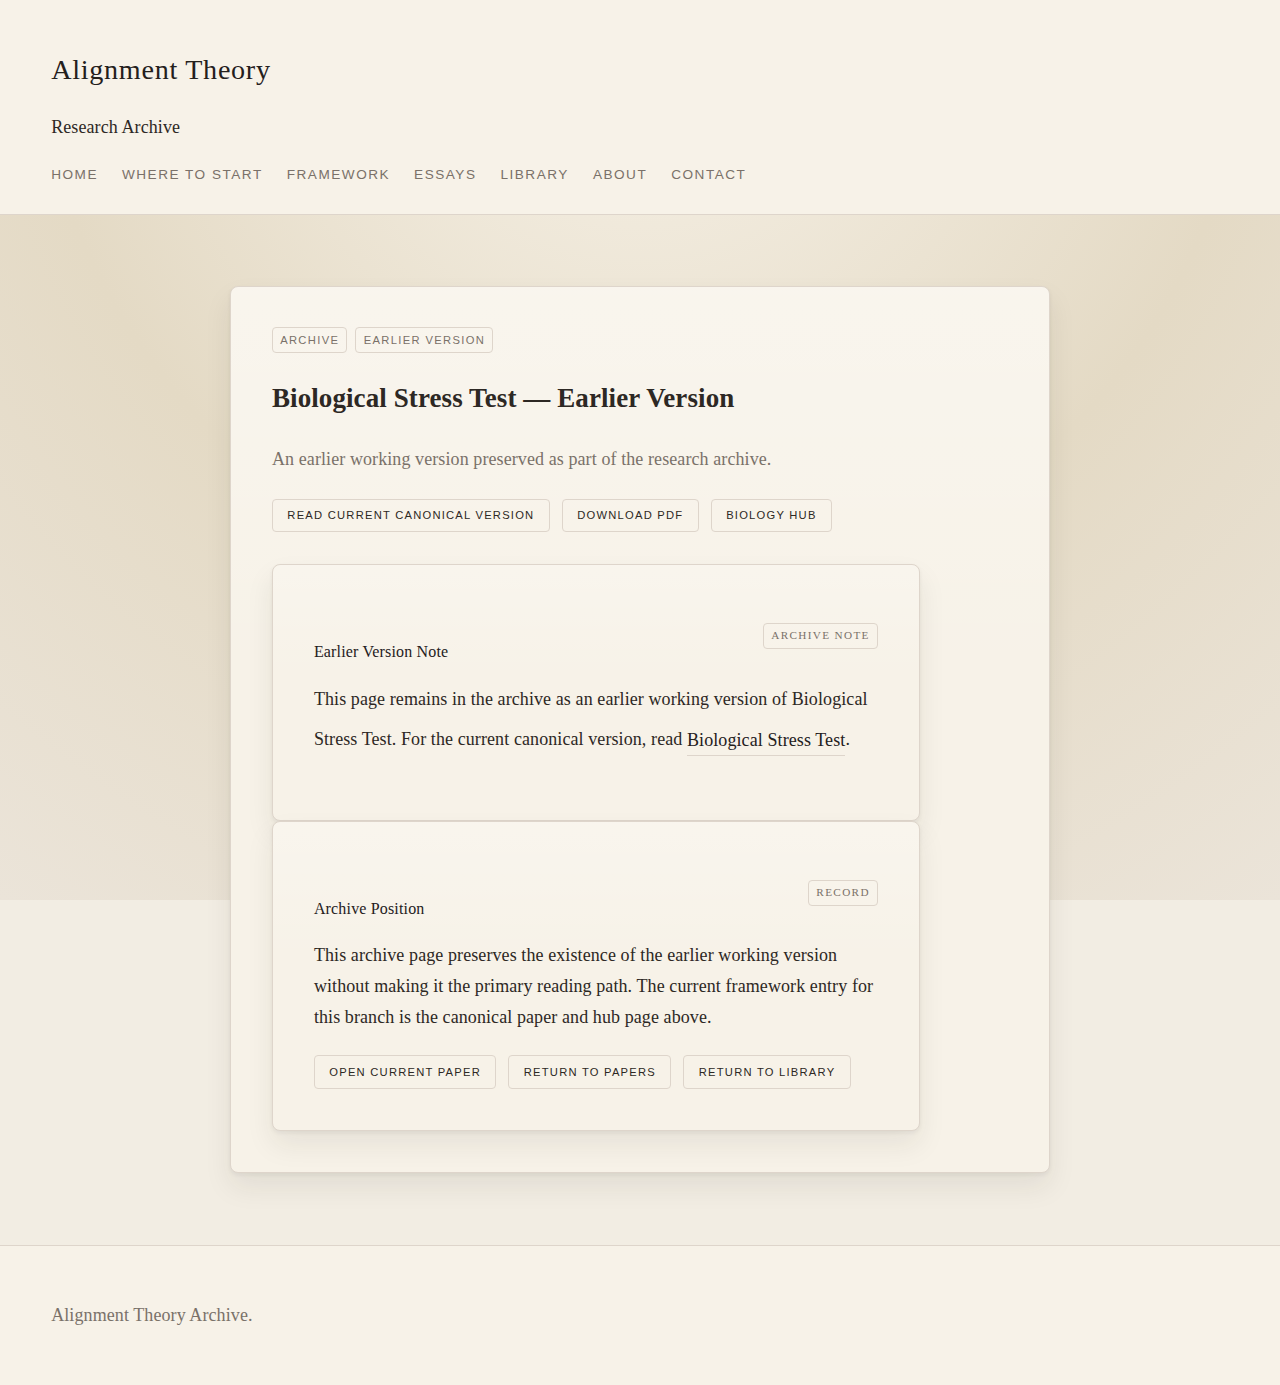
<file: pages/biological-stress-test-v1.html>
<!doctype html>
<html lang="en">
<head>
  <meta charset="utf-8" />
  <meta name="viewport" content="width=device-width, initial-scale=1" />
  <title>Biological Stress Test &mdash; Earlier Version &middot; Alignment Theory Archive</title>
  <meta name="description" content="An earlier working version of Biological Stress Test preserved in the research archive." />
  <script async src="https://www.googletagmanager.com/gtag/js?id=G-QVFSZRN0PB"></script>
  <script>
    window.dataLayer = window.dataLayer || [];
    function gtag(){dataLayer.push(arguments);}
    gtag("js", new Date());
    gtag("config", "G-QVFSZRN0PB");
  </script>
  <link rel="stylesheet" href="../assets/styles.css" />
</head>
<body data-page="library">
  <a class="skip-link" href="#main">Skip to content</a>

  <header class="site-header">
    <div class="site-title">
      <h1>Alignment Theory</h1>
      <p class="site-subtitle">Research Archive</p>
    </div>
    <button class="nav-toggle" type="button" aria-expanded="false" aria-controls="site-nav" aria-label="Open navigation">Menu</button>
    <nav class="site-nav" id="site-nav" aria-label="Primary">
      <a href="../index.html">Home</a>
      <a href="where-to-start.html">Where to Start</a>
      <a href="framework.html">Framework</a>
      <a href="essays.html">Essays</a>
      <a href="library.html">Library</a>
      <a href="about.html">About</a>
      <a href="contact.html">Contact</a>
    </nav>
  </header>

  <main id="main" class="page">
    <article class="manuscript" style="max-width: 820px; width: 100%; margin-inline: auto;">
      <header class="manuscript-header">
        <p class="doc-meta">
          <span class="chip">ARCHIVE</span>
          <span class="chip">Earlier Version</span>
        </p>
        <h2>Biological Stress Test &mdash; Earlier Version</h2>
        <p class="lead">An earlier working version preserved as part of the research archive.</p>
        <div class="button-group button-group--priority">
          <a class="button" href="biological-stress-test.html">Read Current Canonical Version</a>
          <a class="button" href="../assets/papers/biological-stress-test-v1.pdf">Download PDF</a>
          <a class="button" href="biology-and-adaptive-systems.html">Biology Hub</a>
        </div>
      </header>

      <section class="doc-body">
        <section class="doc-card">
          <div class="doc-card-header">
            <h3>Earlier Version Note</h3>
            <span class="chip">Archive Note</span>
          </div>
          <p>This page remains in the archive as an earlier working version of Biological Stress Test. For the current canonical version, read <a class="text-link" href="biological-stress-test.html">Biological Stress Test</a>.</p>
        </section>

        <section class="doc-card">
          <div class="doc-card-header">
            <h3>Archive Position</h3>
            <span class="chip">Record</span>
          </div>
          <p>This archive page preserves the existence of the earlier working version without making it the primary reading path. The current framework entry for this branch is the canonical paper and hub page above.</p>
          <div class="button-group">
            <a class="button" href="biological-stress-test.html">Open Current Paper</a>
            <a class="button" href="papers.html">Return to Papers</a>
            <a class="button" href="library.html">Return to Library</a>
          </div>
        </section>
      </section>
    </article>
  </main>

  <footer class="site-footer">
    <p>Alignment Theory Archive.</p>
  </footer>

  <script src="../assets/app.js?v=20260321a"></script>
</body>
</html>
</file>
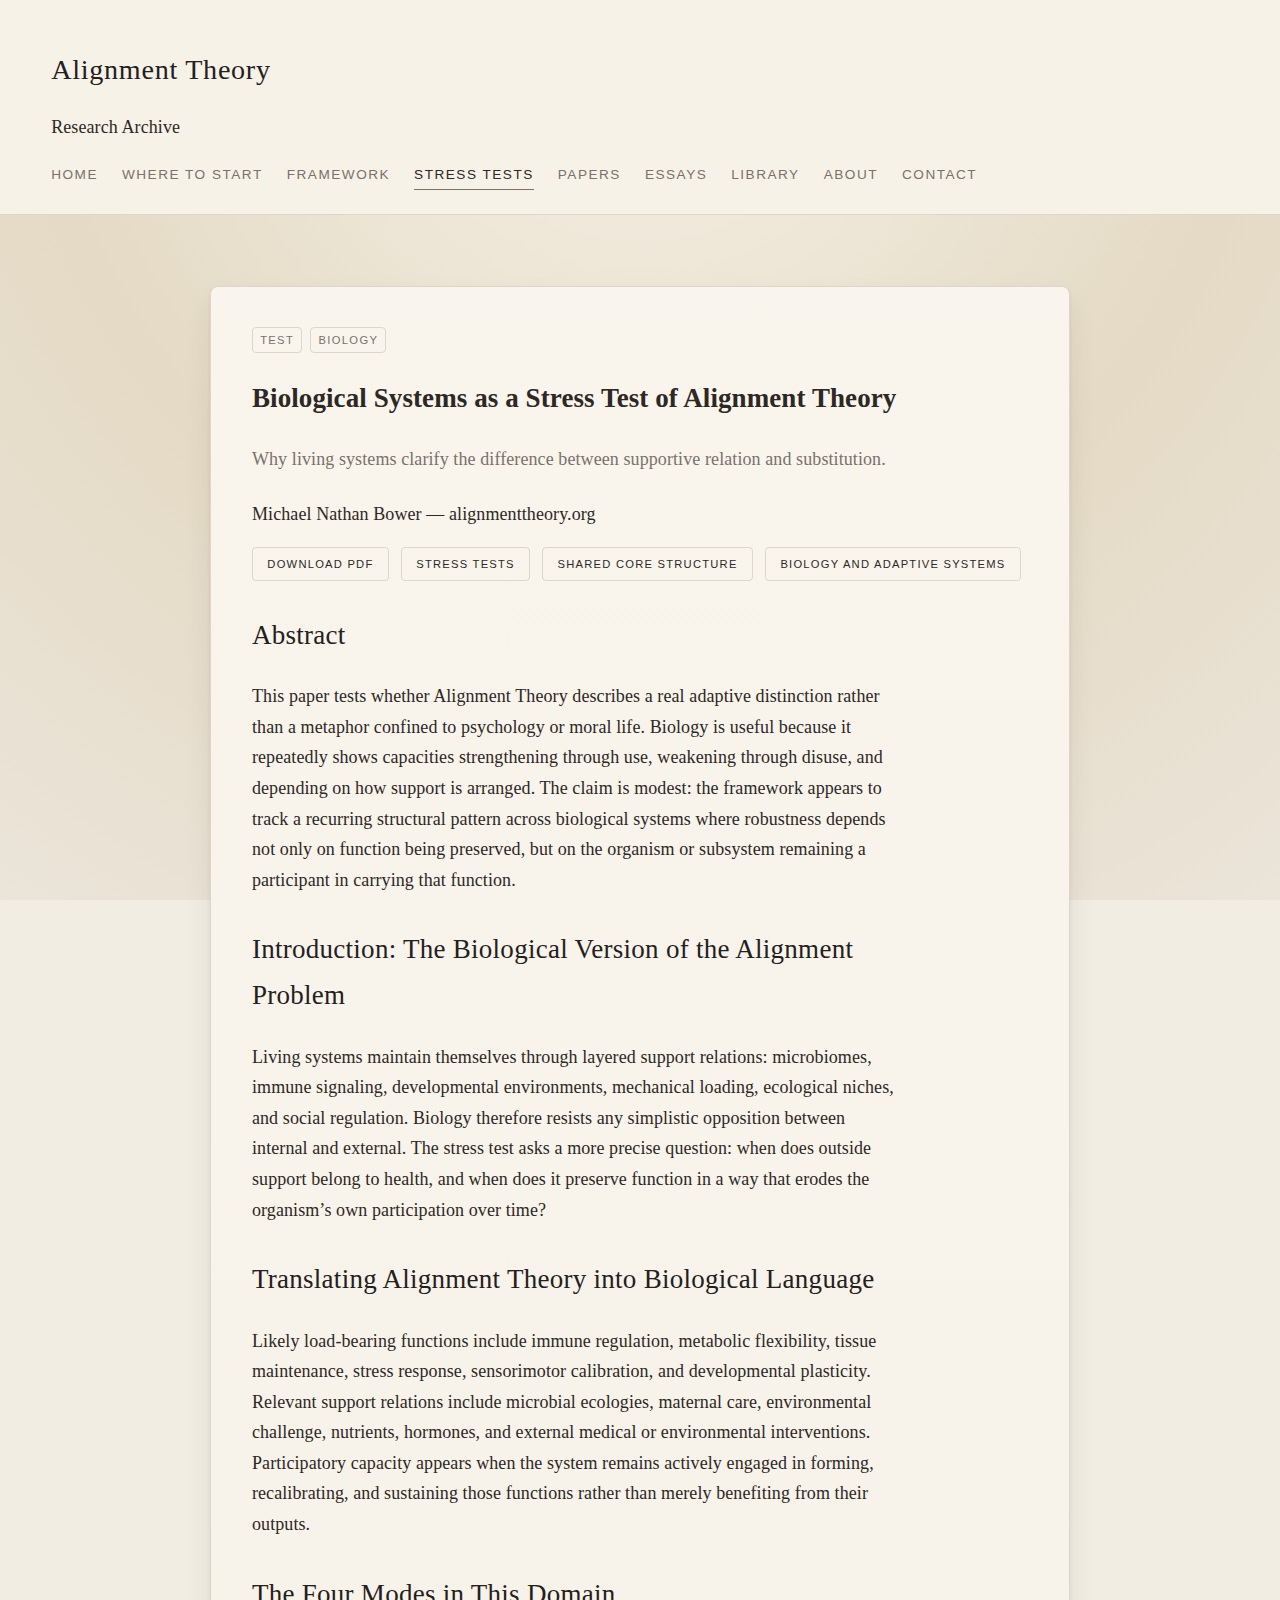
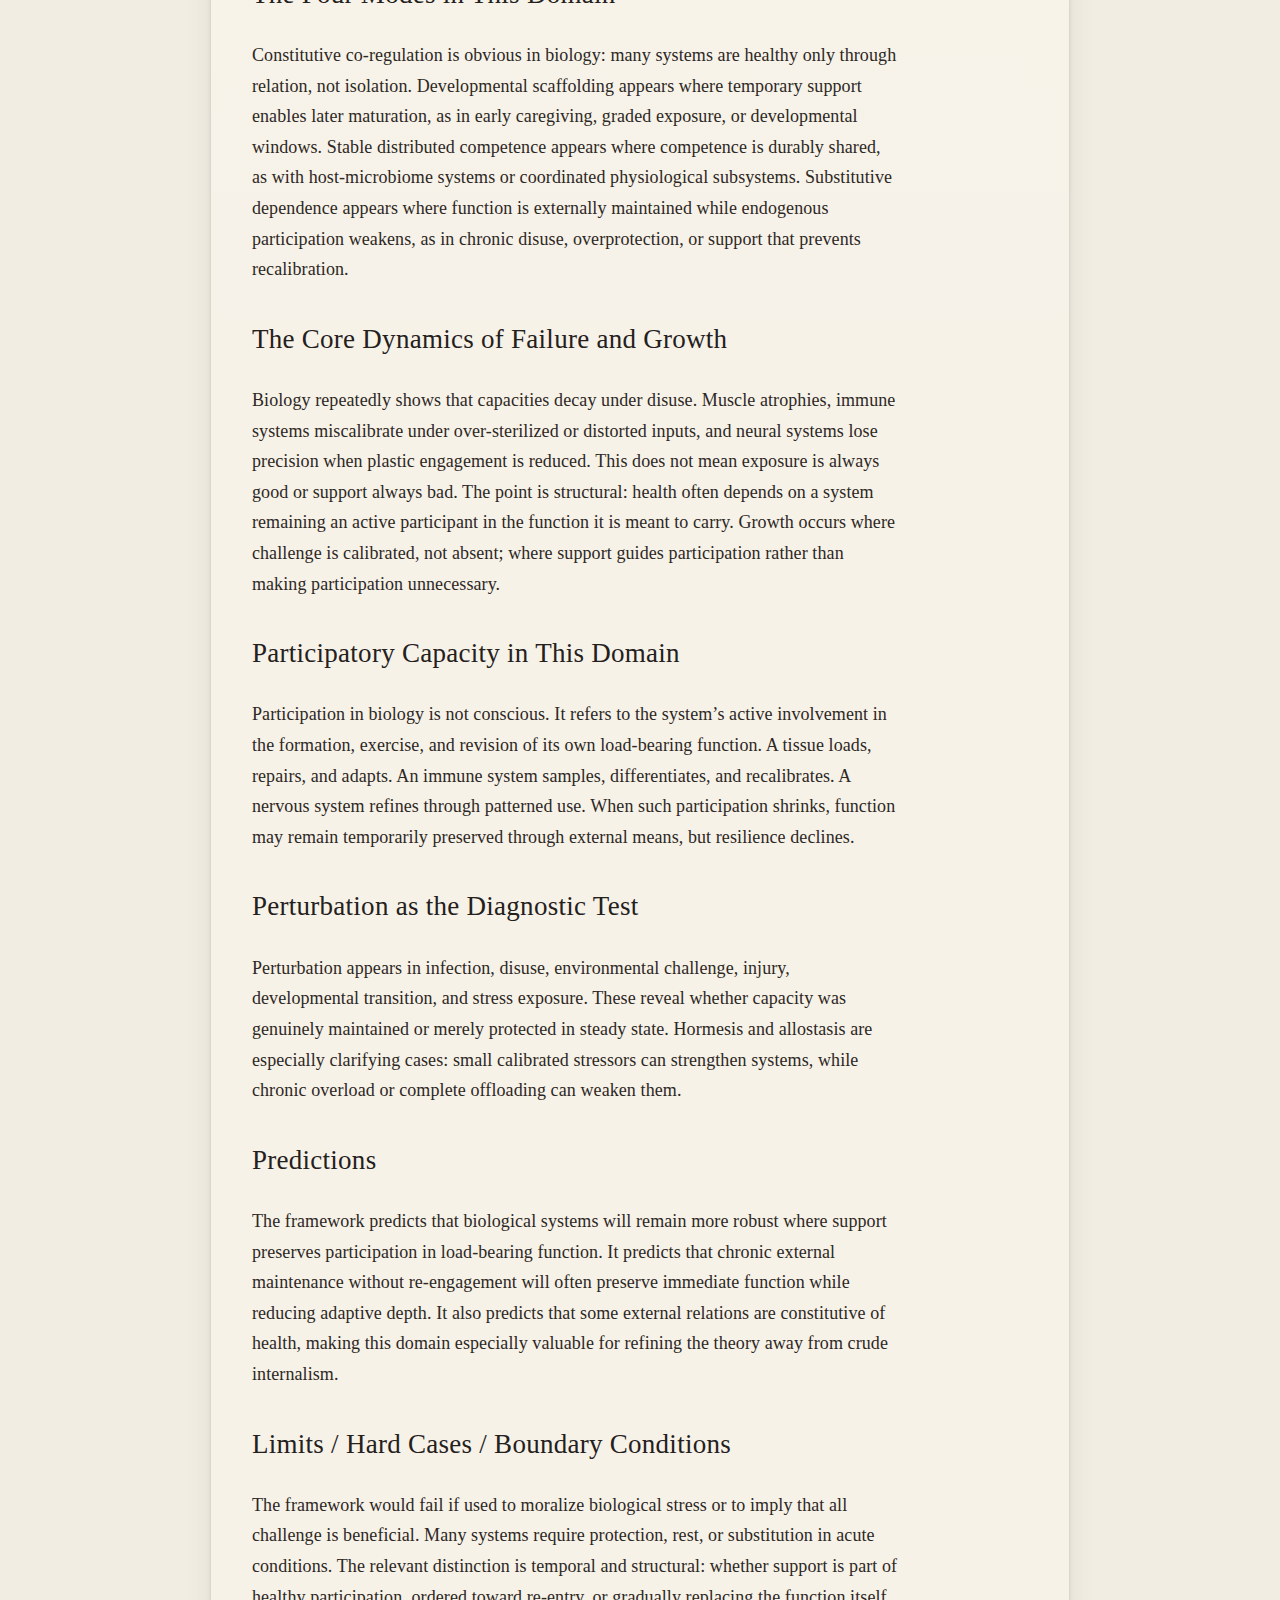
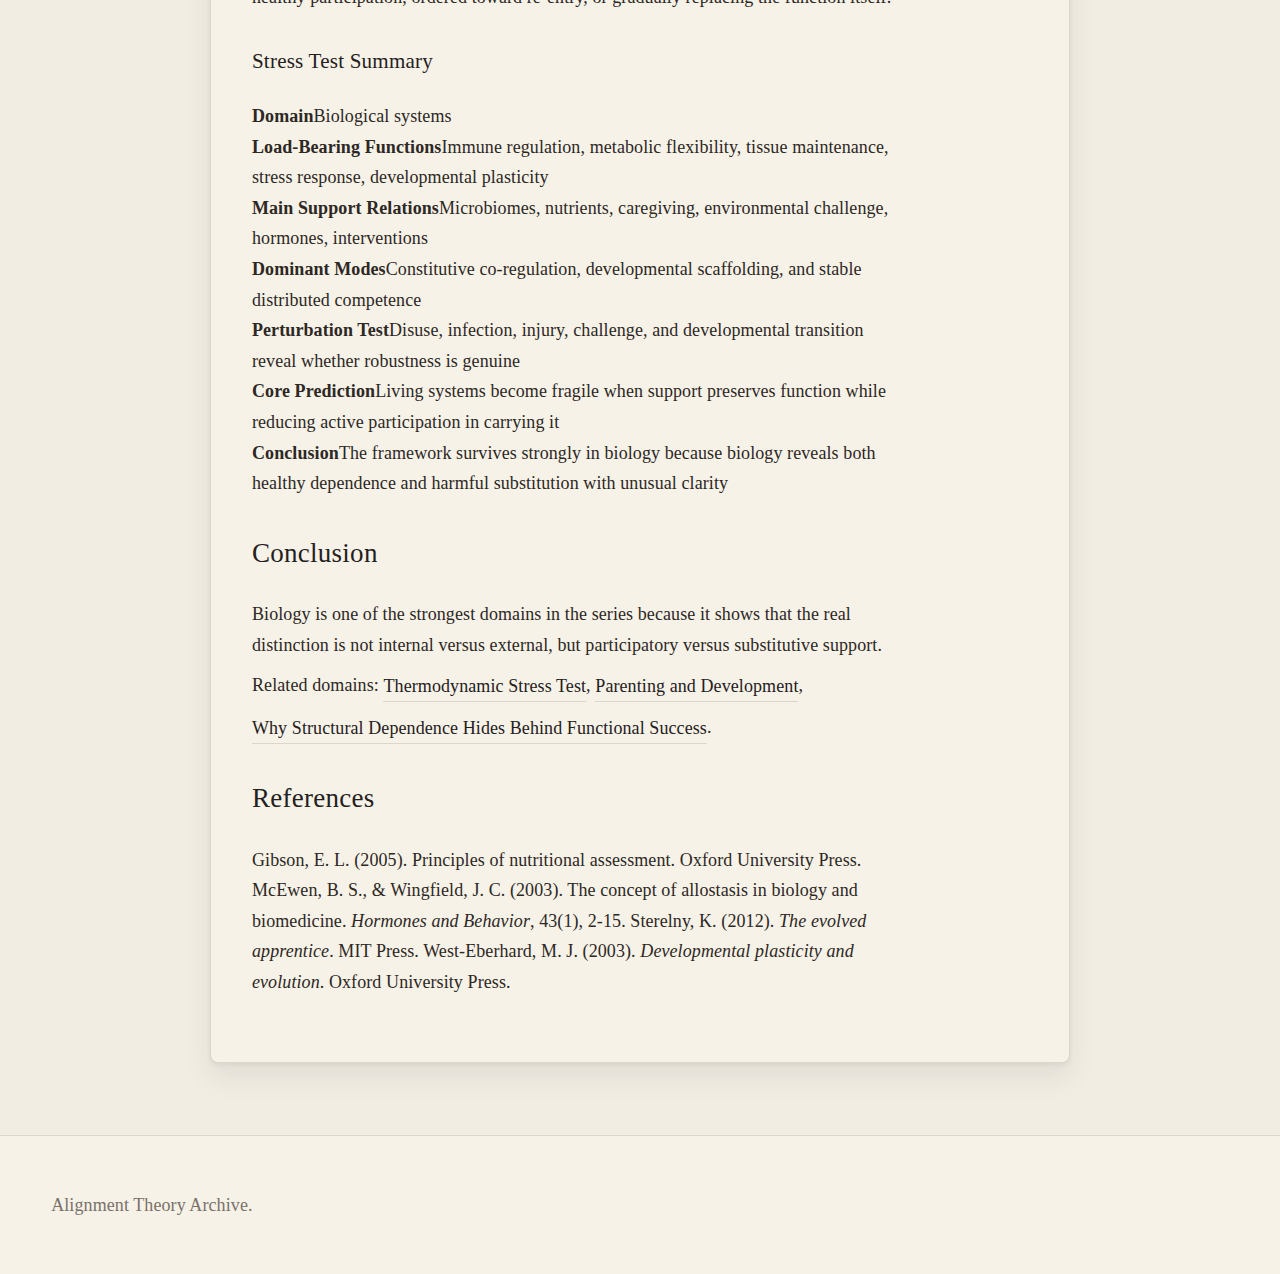
<file: pages/biological-stress-test.html>
<!doctype html>
<html lang="en">
<head>
  <meta charset="utf-8" />
  <meta name="viewport" content="width=device-width, initial-scale=1" />
  <title>Biological Systems as a Stress Test of Alignment Theory &middot; Alignment Theory Archive</title>
  <meta name="description" content="A cross-domain stress test for Alignment Theory in biology." />
  <script async src="https://www.googletagmanager.com/gtag/js?id=G-QVFSZRN0PB"></script>
  <script>window.dataLayer = window.dataLayer || []; function gtag(){dataLayer.push(arguments);} gtag("js", new Date()); gtag("config", "G-QVFSZRN0PB");</script>
  <link rel="stylesheet" href="../assets/styles.css" />
</head>
<body data-page="papers">
  <a class="skip-link" href="#main">Skip to content</a>
  <header class="site-header"><div class="site-title"><h1>Alignment Theory</h1><p class="site-subtitle">Research Archive</p></div><button class="nav-toggle" type="button" aria-expanded="false" aria-controls="site-nav" aria-label="Open navigation">Menu</button><nav class="site-nav" id="site-nav" aria-label="Primary"><a href="../index.html">Home</a><a href="where-to-start.html">Where to Start</a><a href="framework.html">Framework</a><a href="stress-tests.html" aria-current="page">Stress Tests</a><a href="papers.html">Papers</a><a href="essays.html">Essays</a><a href="library.html">Library</a><a href="about.html">About</a><a href="contact.html">Contact</a></nav></header>
  <main id="main" class="page"><article class="manuscript" style="max-width:860px;width:100%;margin-inline:auto;"><header class="manuscript-header"><p class="doc-meta"><span class="chip">Test</span><span class="chip">Biology</span></p><h2>Biological Systems as a Stress Test of Alignment Theory</h2><p class="lead">Why living systems clarify the difference between supportive relation and substitution.</p><p>Michael Nathan Bower &mdash; alignmenttheory.org</p><div class="button-group"><a class="button" href="../assets/papers/biological-stress-test.pdf">Download PDF</a><a class="button" href="stress-tests.html">Stress Tests</a><a class="button" href="shared-core-structure-across-domains.html">Shared Core Structure</a><a class="button" href="biology-and-adaptive-systems.html">Biology and Adaptive Systems</a></div></header><section class="doc-body precision-shell"><section class="precision-section"><h2>Abstract</h2><p>This paper tests whether Alignment Theory describes a real adaptive distinction rather than a metaphor confined to psychology or moral life. Biology is useful because it repeatedly shows capacities strengthening through use, weakening through disuse, and depending on how support is arranged. The claim is modest: the framework appears to track a recurring structural pattern across biological systems where robustness depends not only on function being preserved, but on the organism or subsystem remaining a participant in carrying that function.</p></section><section class="precision-section"><h2>Introduction: The Biological Version of the Alignment Problem</h2><p>Living systems maintain themselves through layered support relations: microbiomes, immune signaling, developmental environments, mechanical loading, ecological niches, and social regulation. Biology therefore resists any simplistic opposition between internal and external. The stress test asks a more precise question: when does outside support belong to health, and when does it preserve function in a way that erodes the organism&rsquo;s own participation over time?</p></section><section class="precision-section"><h2>Translating Alignment Theory into Biological Language</h2><p>Likely <span data-term="load-bearing-function">load-bearing functions</span> include immune regulation, metabolic flexibility, tissue maintenance, stress response, sensorimotor calibration, and developmental plasticity. Relevant <span data-term="support-relation">support relations</span> include microbial ecologies, maternal care, environmental challenge, nutrients, hormones, and external medical or environmental interventions. <span data-term="participatory-capacity">Participatory capacity</span> appears when the system remains actively engaged in forming, recalibrating, and sustaining those functions rather than merely benefiting from their outputs.</p></section><section class="precision-section"><h2>The Four Modes in This Domain</h2><p><span data-term="constitutive-co-regulation">Constitutive co-regulation</span> is obvious in biology: many systems are healthy only through relation, not isolation. <span data-term="developmental-scaffolding">Developmental scaffolding</span> appears where temporary support enables later maturation, as in early caregiving, graded exposure, or developmental windows. <span data-term="stable-distributed-competence">Stable distributed competence</span> appears where competence is durably shared, as with host-microbiome systems or coordinated physiological subsystems. <span data-term="substitutive-dependence">Substitutive dependence</span> appears where function is externally maintained while endogenous participation weakens, as in chronic disuse, overprotection, or support that prevents recalibration.</p></section><section class="precision-section"><h2>The Core Dynamics of Failure and Growth</h2><p>Biology repeatedly shows that capacities decay under disuse. Muscle atrophies, immune systems miscalibrate under over-sterilized or distorted inputs, and neural systems lose precision when plastic engagement is reduced. This does not mean exposure is always good or support always bad. The point is structural: health often depends on a system remaining an active participant in the function it is meant to carry. Growth occurs where challenge is calibrated, not absent; where support guides participation rather than making participation unnecessary.</p></section><section class="precision-section"><h2>Participatory Capacity in This Domain</h2><p>Participation in biology is not conscious. It refers to the system&rsquo;s active involvement in the formation, exercise, and revision of its own load-bearing function. A tissue loads, repairs, and adapts. An immune system samples, differentiates, and recalibrates. A nervous system refines through patterned use. When such participation shrinks, function may remain temporarily preserved through external means, but resilience declines.</p></section><section class="precision-section"><h2>Perturbation as the Diagnostic Test</h2><p><span data-term="perturbation-test">Perturbation</span> appears in infection, disuse, environmental challenge, injury, developmental transition, and stress exposure. These reveal whether capacity was genuinely maintained or merely protected in steady state. Hormesis and allostasis are especially clarifying cases: small calibrated stressors can strengthen systems, while chronic overload or complete offloading can weaken them.</p></section><section class="precision-section"><h2>Predictions</h2><p>The framework predicts that biological systems will remain more robust where support preserves participation in load-bearing function. It predicts that chronic external maintenance without re-engagement will often preserve immediate function while reducing adaptive depth. It also predicts that some external relations are constitutive of health, making this domain especially valuable for refining the theory away from crude internalism.</p></section><section class="precision-section"><h2>Limits / Hard Cases / Boundary Conditions</h2><p>The framework would fail if used to moralize biological stress or to imply that all challenge is beneficial. Many systems require protection, rest, or substitution in acute conditions. The relevant distinction is temporal and structural: whether support is part of healthy participation, ordered toward re-entry, or gradually replacing the function itself.</p></section><section class="stress-summary"><h3>Stress Test Summary</h3><div class="stress-summary-row"><strong>Domain</strong><span>Biological systems</span></div><div class="stress-summary-row"><strong>Load-Bearing Functions</strong><span>Immune regulation, metabolic flexibility, tissue maintenance, stress response, developmental plasticity</span></div><div class="stress-summary-row"><strong>Main Support Relations</strong><span>Microbiomes, nutrients, caregiving, environmental challenge, hormones, interventions</span></div><div class="stress-summary-row"><strong>Dominant Modes</strong><span>Constitutive co-regulation, developmental scaffolding, and stable distributed competence</span></div><div class="stress-summary-row"><strong>Perturbation Test</strong><span>Disuse, infection, injury, challenge, and developmental transition reveal whether robustness is genuine</span></div><div class="stress-summary-row"><strong>Core Prediction</strong><span>Living systems become fragile when support preserves function while reducing active participation in carrying it</span></div><div class="stress-summary-row"><strong>Conclusion</strong><span>The framework survives strongly in biology because biology reveals both healthy dependence and harmful substitution with unusual clarity</span></div></section><section class="precision-section"><h2>Conclusion</h2><p>Biology is one of the strongest domains in the series because it shows that the real distinction is not internal versus external, but participatory versus substitutive support. Related domains: <a class="text-link" href="thermodynamic-stress-test.html">Thermodynamic Stress Test</a>, <a class="text-link" href="parenting-and-development-stress-test.html">Parenting and Development</a>, <a class="text-link" href="why-structural-dependence-hides-behind-functional-success.html">Why Structural Dependence Hides Behind Functional Success</a>.</p></section><section class="precision-section"><h2>References</h2><p>Gibson, E. L. (2005). Principles of nutritional assessment. Oxford University Press. McEwen, B. S., &amp; Wingfield, J. C. (2003). The concept of allostasis in biology and biomedicine. <em>Hormones and Behavior</em>, 43(1), 2-15. Sterelny, K. (2012). <em>The evolved apprentice</em>. MIT Press. West-Eberhard, M. J. (2003). <em>Developmental plasticity and evolution</em>. Oxford University Press.</p></section></section></article></main><footer class="site-footer"><p>Alignment Theory Archive.</p></footer><script src="../assets/app.js?v=20260321a"></script></body></html>
</file>
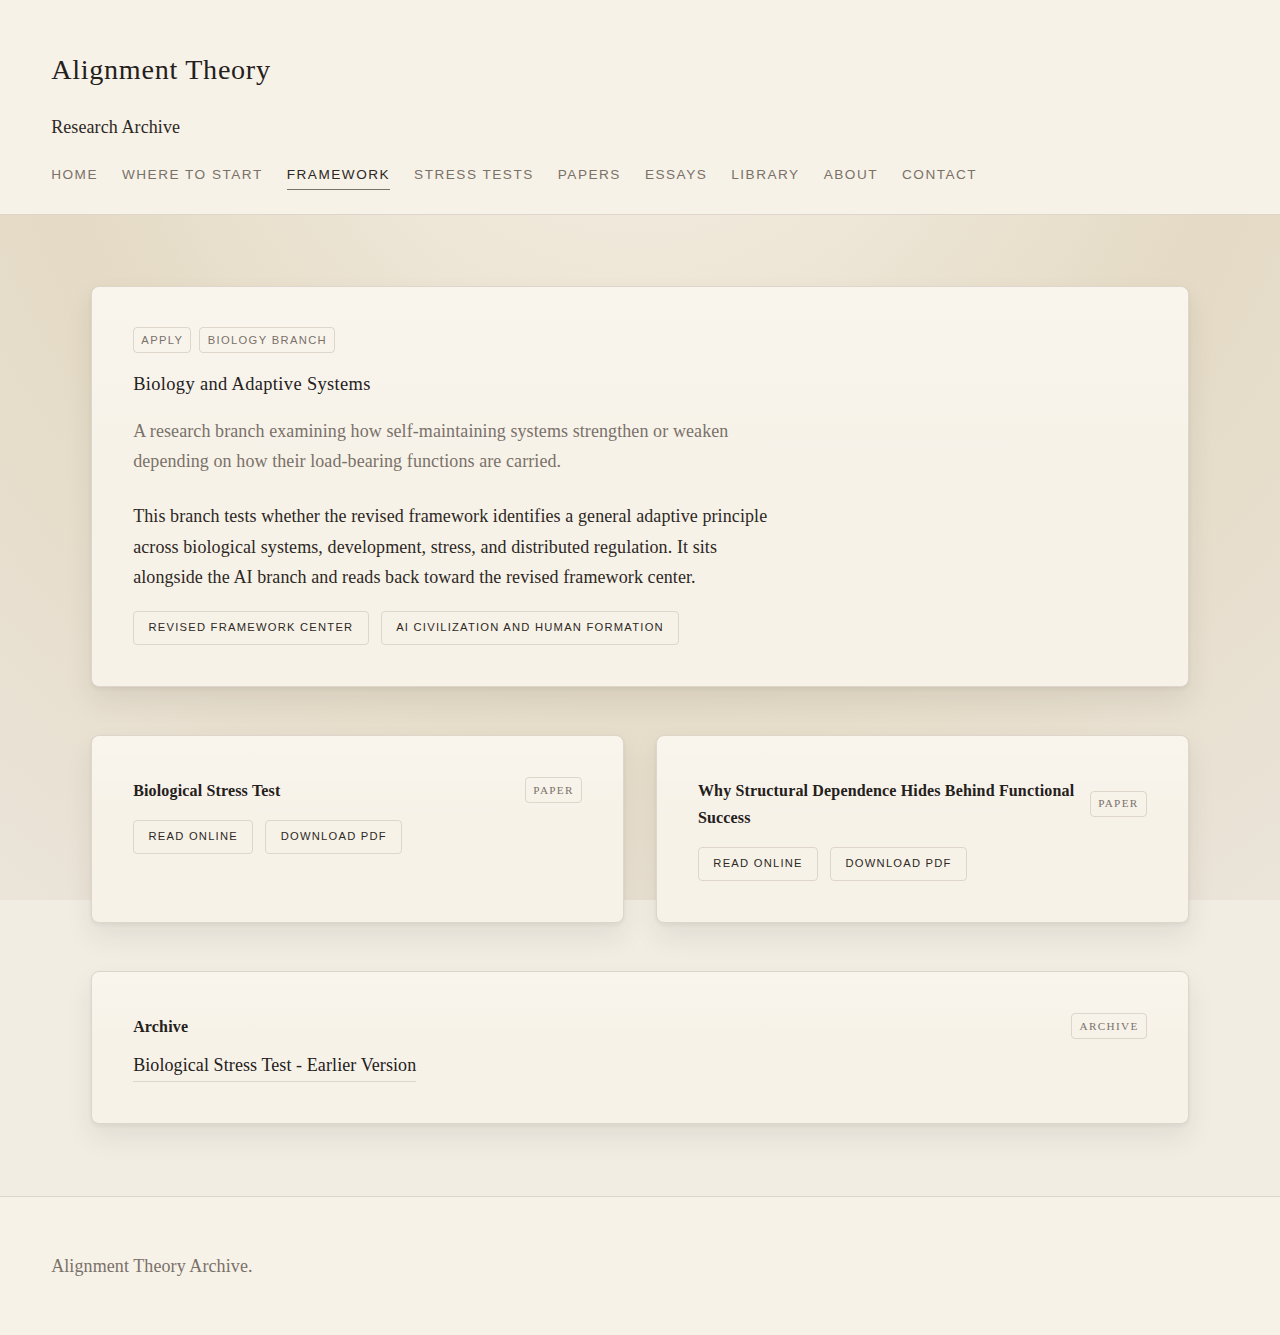
<file: pages/biology-and-adaptive-systems.html>
<!doctype html>
<html lang="en">
<head>
  <meta charset="utf-8" />
  <meta name="viewport" content="width=device-width, initial-scale=1" />
  <title>Biology and Adaptive Systems &middot; Alignment Theory Archive</title>
  <meta name="description" content="The biology branch of Alignment Theory." />
  <script async src="https://www.googletagmanager.com/gtag/js?id=G-QVFSZRN0PB"></script>
  <script>
    window.dataLayer = window.dataLayer || [];
    function gtag(){dataLayer.push(arguments);}
    gtag("js", new Date());
    gtag("config", "G-QVFSZRN0PB");
  </script>
  <link rel="stylesheet" href="../assets/styles.css" />
</head>
<body data-page="framework">
  <a class="skip-link" href="#main">Skip to content</a>
  <header class="site-header">
    <div class="site-title"><h1>Alignment Theory</h1><p class="site-subtitle">Research Archive</p></div>
    <button class="nav-toggle" type="button" aria-expanded="false" aria-controls="site-nav" aria-label="Open navigation">Menu</button>
    <nav class="site-nav" id="site-nav" aria-label="Primary">
      <a href="../index.html">Home</a>
      <a href="where-to-start.html">Where to Start</a>
      <a href="framework.html" aria-current="page">Framework</a>
      <a href="stress-tests.html">Stress Tests</a>
      <a href="papers.html">Papers</a>
      <a href="essays.html">Essays</a>
      <a href="library.html">Library</a>
      <a href="about.html">About</a>
      <a href="contact.html">Contact</a>
    </nav>
  </header>
  <main id="main" class="page">
    <section class="library-header">
      <p class="doc-meta"><span class="chip">Apply</span><span class="chip">Biology Branch</span></p>
      <h2>Biology and Adaptive Systems</h2>
      <p class="lead">A research branch examining how self-maintaining systems strengthen or weaken depending on how their load-bearing functions are carried.</p>
      <p>This branch tests whether the revised framework identifies a general adaptive principle across biological systems, development, stress, and distributed regulation. It sits alongside the AI branch and reads back toward the revised framework center.</p>
      <div class="button-group">
        <a class="button" href="revised-framework-center.html">Revised Framework Center</a>
        <a class="button" href="ai-civilization-and-human-formation.html">AI Civilization and Human Formation</a>
      </div>
    </section>
    <section class="grid-two">
      <article class="doc-card"><div class="doc-card-header"><h3>Biological Stress Test</h3><span class="chip">Paper</span></div><div class="button-group"><a class="button" href="biological-stress-test.html">Read Online</a><a class="button" href="../assets/papers/biological-stress-test.pdf">Download PDF</a></div></article>
      <article class="doc-card"><div class="doc-card-header"><h3>Why Structural Dependence Hides Behind Functional Success</h3><span class="chip">Paper</span></div><div class="button-group"><a class="button" href="why-structural-dependence-hides-behind-functional-success.html">Read Online</a><a class="button" href="../assets/papers/why-structural-dependence-hides-behind-functional-success.pdf">Download PDF</a></div></article>
    </section>
    <section class="doc-card">
      <div class="doc-card-header"><h3>Archive</h3><span class="chip">Archive</span></div>
      <a class="text-link" href="biological-stress-test-v1.html">Biological Stress Test - Earlier Version</a>
    </section>
  </main>
  <footer class="site-footer"><p>Alignment Theory Archive.</p></footer>
  <script src="../assets/app.js?v=20260321a"></script>
</body>
</html>
</file>
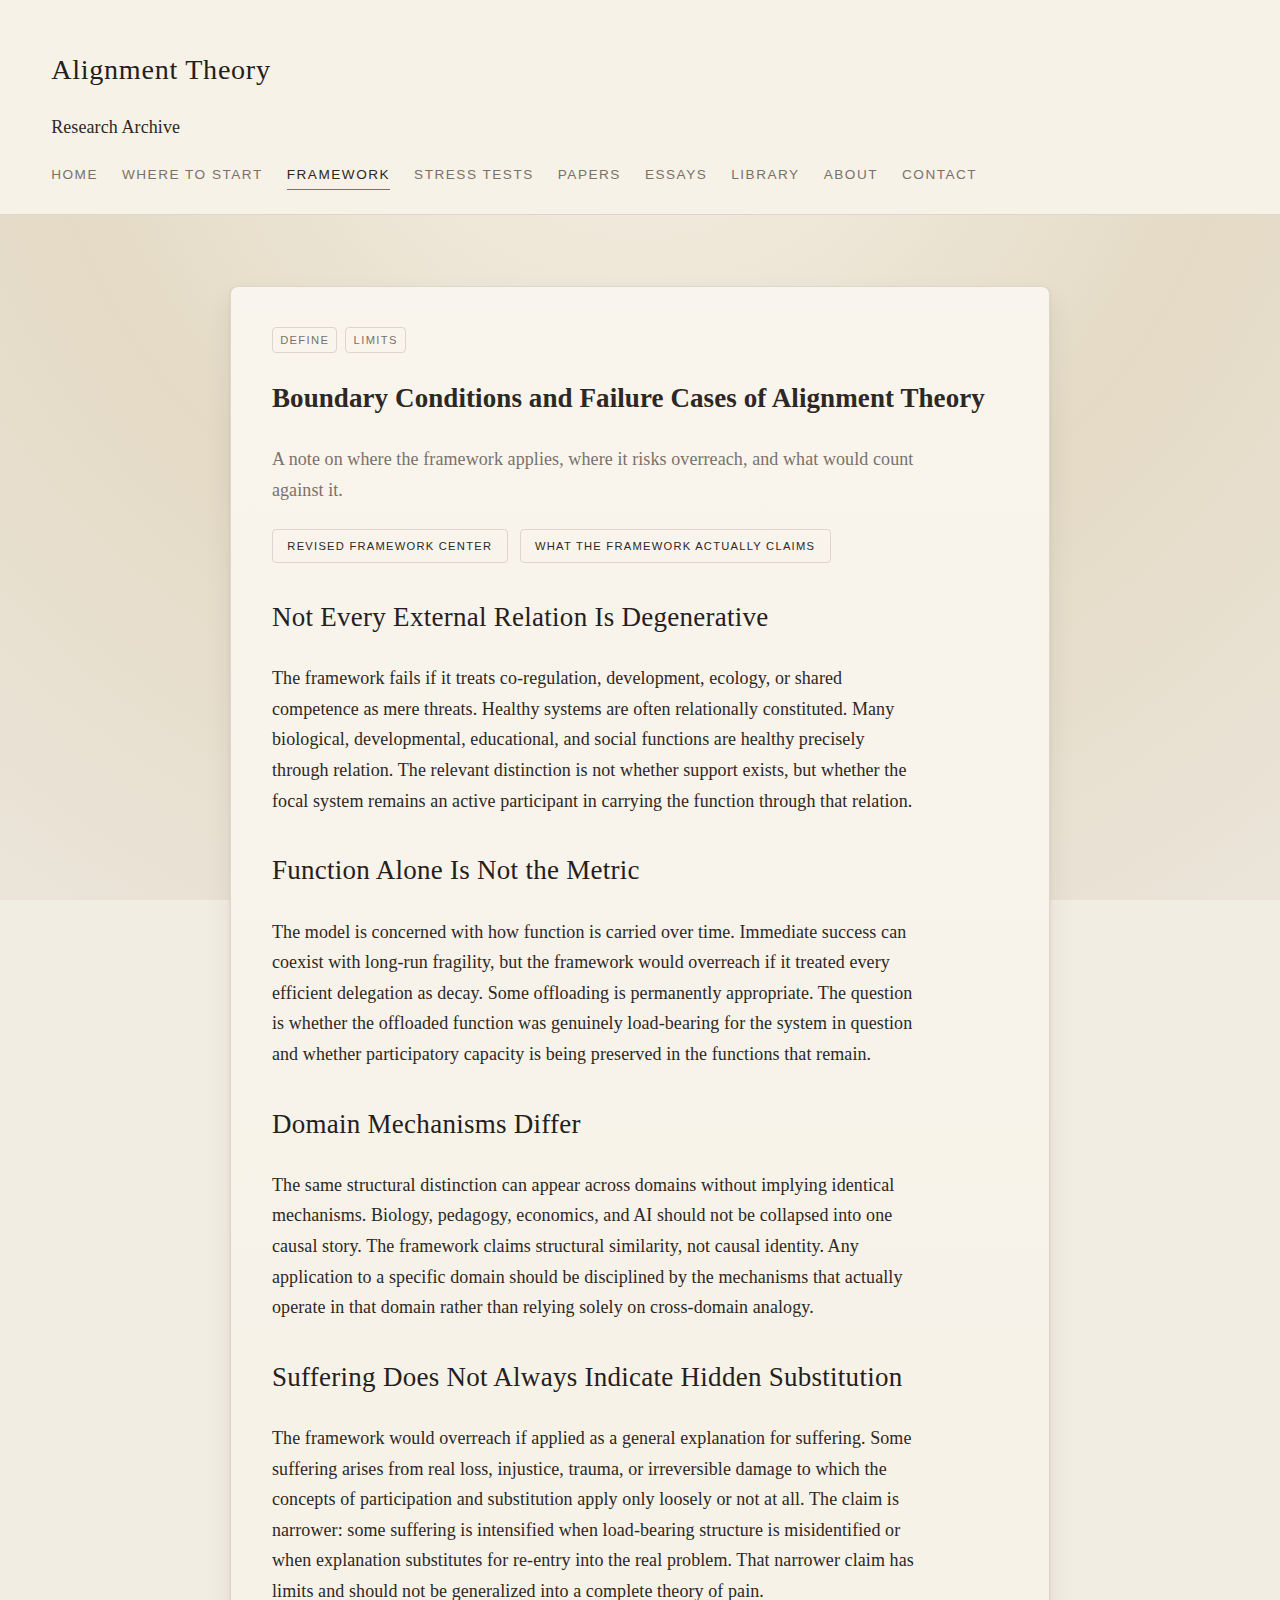
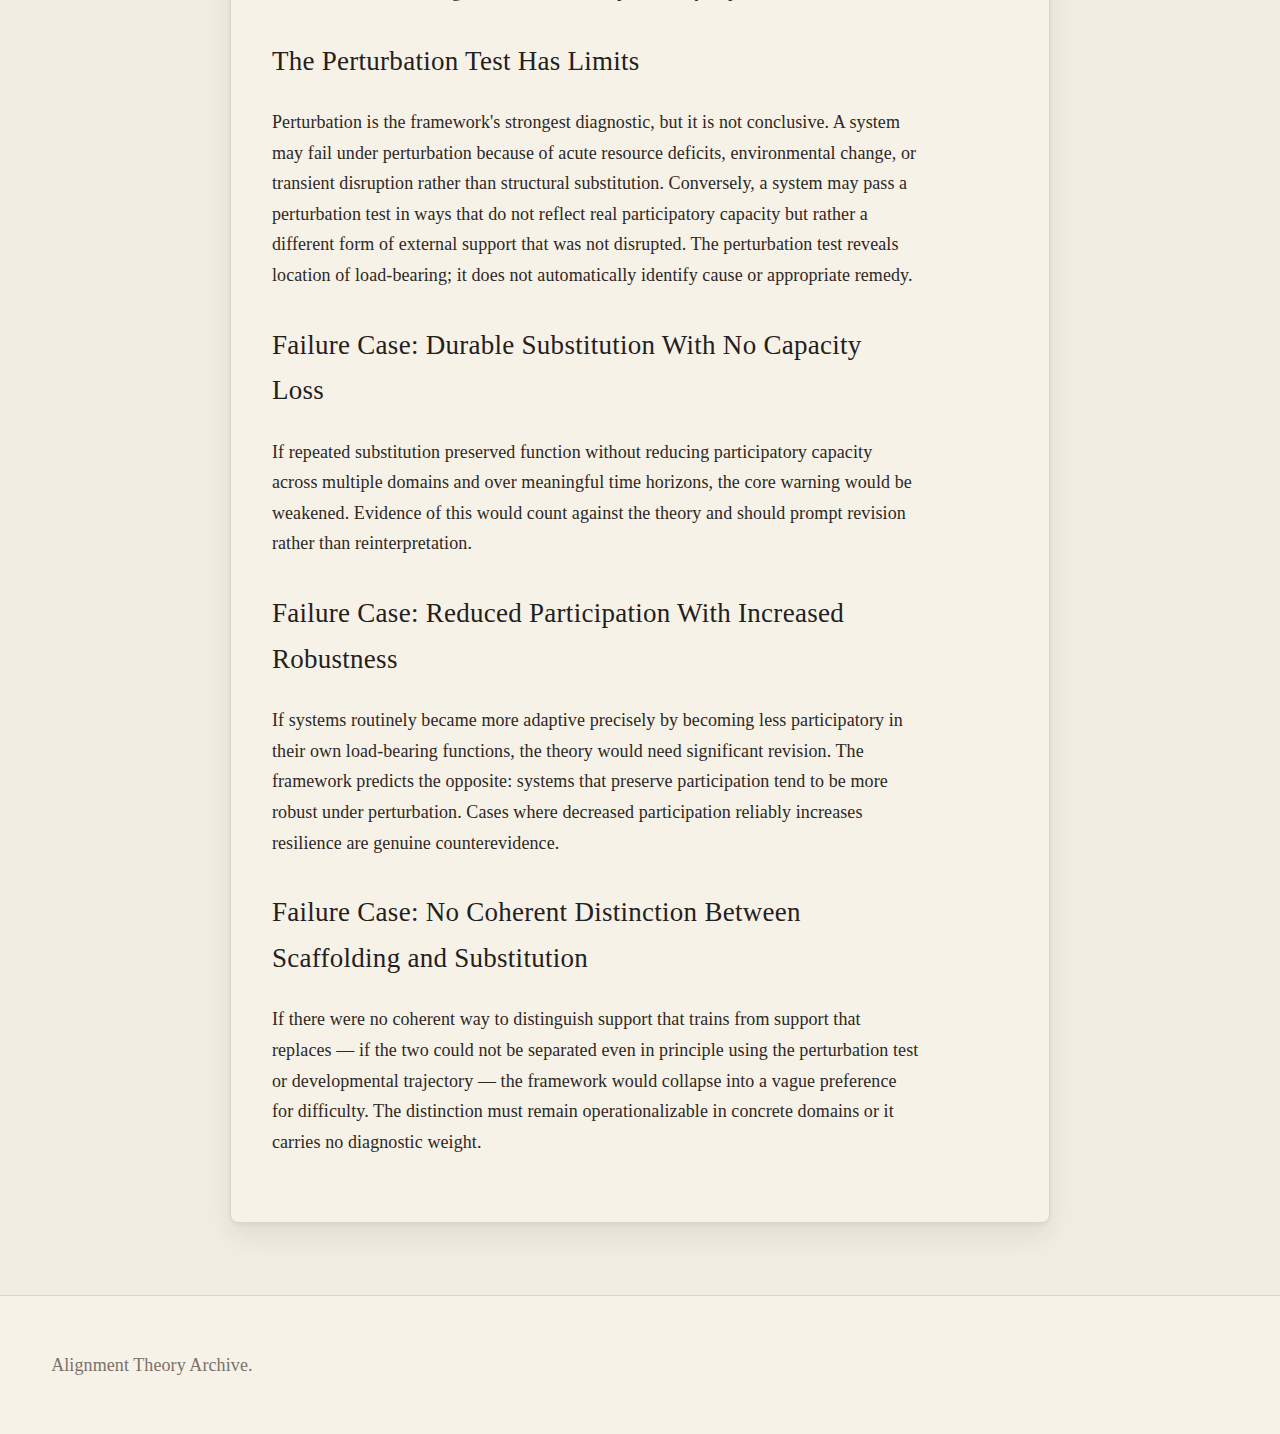
<file: pages/boundary-conditions-and-failure-cases-of-alignment-theory.html>
<!doctype html>
<html lang="en">
<head>
  <meta charset="utf-8" />
  <meta name="viewport" content="width=device-width, initial-scale=1" />
  <title>Boundary Conditions and Failure Cases of Alignment Theory &middot; Alignment Theory Archive</title>
  <meta name="description" content="A framework note on the limits and failure cases of Alignment Theory." />
  <script async src="https://www.googletagmanager.com/gtag/js?id=G-QVFSZRN0PB"></script>
  <script>
    window.dataLayer = window.dataLayer || [];
    function gtag(){dataLayer.push(arguments);}
    gtag("js", new Date());
    gtag("config", "G-QVFSZRN0PB");
  </script>
  <link rel="stylesheet" href="../assets/styles.css" />
</head>
<body data-page="framework">
  <a class="skip-link" href="#main">Skip to content</a>
  <header class="site-header">
    <div class="site-title"><h1>Alignment Theory</h1><p class="site-subtitle">Research Archive</p></div>
    <button class="nav-toggle" type="button" aria-expanded="false" aria-controls="site-nav" aria-label="Open navigation">Menu</button>
    <nav class="site-nav" id="site-nav" aria-label="Primary">
      <a href="../index.html">Home</a>
      <a href="where-to-start.html">Where to Start</a>
      <a href="framework.html" aria-current="page">Framework</a>
      <a href="stress-tests.html">Stress Tests</a>
      <a href="papers.html">Papers</a>
      <a href="essays.html">Essays</a>
      <a href="library.html">Library</a>
      <a href="about.html">About</a>
      <a href="contact.html">Contact</a>
    </nav>
  </header>
  <main id="main" class="page">
    <article class="manuscript" style="max-width: 820px; width: 100%; margin-inline: auto;">
      <header class="manuscript-header">
        <p class="doc-meta"><span class="chip">Define</span><span class="chip">Limits</span></p>
        <h2>Boundary Conditions and Failure Cases of Alignment Theory</h2>
        <p class="lead">A note on where the framework applies, where it risks overreach, and what would count against it.</p>
        <div class="button-group">
          <a class="button" href="revised-framework-center.html">Revised Framework Center</a>
          <a class="button" href="what-the-framework-actually-claims.html">What the Framework Actually Claims</a>
        </div>
      </header>
      <section class="doc-body precision-shell">
        <section class="precision-section"><h2>Not Every External Relation Is Degenerative</h2><p>The framework fails if it treats co-regulation, development, ecology, or shared competence as mere threats. Healthy systems are often relationally constituted. Many biological, developmental, educational, and social functions are healthy precisely through relation. The relevant distinction is not whether support exists, but whether the focal system remains an active participant in carrying the function through that relation.</p></section>
        <section class="precision-section"><h2>Function Alone Is Not the Metric</h2><p>The model is concerned with how function is carried over time. Immediate success can coexist with long-run fragility, but the framework would overreach if it treated every efficient delegation as decay. Some offloading is permanently appropriate. The question is whether the offloaded function was genuinely load-bearing for the system in question and whether participatory capacity is being preserved in the functions that remain.</p></section>
        <section class="precision-section"><h2>Domain Mechanisms Differ</h2><p>The same structural distinction can appear across domains without implying identical mechanisms. Biology, pedagogy, economics, and AI should not be collapsed into one causal story. The framework claims structural similarity, not causal identity. Any application to a specific domain should be disciplined by the mechanisms that actually operate in that domain rather than relying solely on cross-domain analogy.</p></section>
        <section class="precision-section"><h2>Suffering Does Not Always Indicate Hidden Substitution</h2><p>The framework would overreach if applied as a general explanation for suffering. Some suffering arises from real loss, injustice, trauma, or irreversible damage to which the concepts of participation and substitution apply only loosely or not at all. The claim is narrower: some suffering is intensified when load-bearing structure is misidentified or when explanation substitutes for re-entry into the real problem. That narrower claim has limits and should not be generalized into a complete theory of pain.</p></section>
        <section class="precision-section"><h2>The Perturbation Test Has Limits</h2><p>Perturbation is the framework's strongest diagnostic, but it is not conclusive. A system may fail under perturbation because of acute resource deficits, environmental change, or transient disruption rather than structural substitution. Conversely, a system may pass a perturbation test in ways that do not reflect real participatory capacity but rather a different form of external support that was not disrupted. The perturbation test reveals location of load-bearing; it does not automatically identify cause or appropriate remedy.</p></section>
        <section class="precision-section"><h2>Failure Case: Durable Substitution With No Capacity Loss</h2><p>If repeated substitution preserved function without reducing participatory capacity across multiple domains and over meaningful time horizons, the core warning would be weakened. Evidence of this would count against the theory and should prompt revision rather than reinterpretation.</p></section>
        <section class="precision-section"><h2>Failure Case: Reduced Participation With Increased Robustness</h2><p>If systems routinely became more adaptive precisely by becoming less participatory in their own load-bearing functions, the theory would need significant revision. The framework predicts the opposite: systems that preserve participation tend to be more robust under perturbation. Cases where decreased participation reliably increases resilience are genuine counterevidence.</p></section>
        <section class="precision-section"><h2>Failure Case: No Coherent Distinction Between Scaffolding and Substitution</h2><p>If there were no coherent way to distinguish support that trains from support that replaces — if the two could not be separated even in principle using the perturbation test or developmental trajectory — the framework would collapse into a vague preference for difficulty. The distinction must remain operationalizable in concrete domains or it carries no diagnostic weight.</p></section>
      </section>
    </article>
  </main>
  <footer class="site-footer"><p>Alignment Theory Archive.</p></footer>
  <script src="../assets/app.js?v=20260321a"></script>
</body>
</html>
</file>
<file: assets/styles.css>
﻿:root {
  color-scheme: light;
  --bg: #f2ede3;
  --paper: #f7f2e8;
  --ink: #2d2824;
  --ink-strong: #24201c;
  --muted: #7a7169;
  --rule: #ded5cb;
  --accent: #3b342f;
  --accent-quiet: rgba(59, 52, 47, 0.08);
  --radius: 8px;
  --shadow: 0 2px 4px rgba(40, 33, 27, 0.06), 0 14px 28px rgba(40, 33, 27, 0.08);
  --shadow-soft: 0 3px 6px rgba(40, 33, 27, 0.08), 0 18px 34px rgba(40, 33, 27, 0.1);
  --ease-out: cubic-bezier(0.16, 1, 0.3, 1);
  --dur-quick: 160ms;
  --dur-slow: 220ms;
  --max-width: 72ch;
}
  .toc-panel {
  position: sticky;
  top: 1.5rem;
  max-height: calc(100vh - 3rem);
  overflow-y: auto;
}
    
*,
*::before,
*::after {
  box-sizing: border-box;
}

body {
  margin: 0;
  font-family: "Georgia", "Times New Roman", Times, serif;
  font-size: 18px;
  line-height: 1.7;
  letter-spacing: 0.005em;
  color: var(--ink);
  background-color: var(--bg);
  background-image: radial-gradient(circle at top, #f7f2e8 0%, #e4dac5 55%, #ebe4d9 100%),
    linear-gradient(180deg, rgba(255, 255, 255, 0.25) 0%, rgba(255, 255, 255, 0) 35%);
  background-repeat: no-repeat;
  background-attachment: fixed;
  min-height: 100vh;
}

a {
  color: inherit;
}

a:focus-visible,
.button:focus-visible,
.nav-toggle:focus-visible,
.filter-button:focus-visible,
.field input:focus-visible,
.toc-mobile summary:focus-visible {
  outline: 2px solid rgba(59, 52, 47, 0.35);
  outline-offset: 2px;
  box-shadow: 0 0 0 3px rgba(247, 242, 232, 0.85);
}

.skip-link {
  position: absolute;
  left: -999px;
  top: auto;
  width: 1px;
  height: 1px;
  overflow: hidden;
}

.skip-link:focus {
  left: 1.5rem;
  top: 1.5rem;
  width: auto;
  height: auto;
  padding: 0.5rem 0.75rem;
  background: var(--paper);
  border-radius: var(--radius);
  box-shadow: none;
  text-decoration: none;
}

.site-header {
  padding: 2.5rem clamp(1.5rem, 4vw, 3.5rem) 1.5rem;
  border-bottom: 1px solid var(--rule);
  background: var(--paper);
}

.site-title {
  margin-bottom: 1.25rem;
}

.nav-toggle {
  display: none;
  align-items: center;
  justify-content: center;
  min-height: 44px;
  padding: 0.4rem 1rem;
  border-radius: 999px;
  border: 1px solid var(--rule);
  background: transparent;
  color: var(--ink);
  font-family: "Arial", "Helvetica", sans-serif;
  text-transform: uppercase;
  letter-spacing: 0.12em;
  font-size: 0.65rem;
  cursor: pointer;
  transition: border-color var(--dur-quick) var(--ease-out),
    color var(--dur-quick) var(--ease-out);
}

.eyebrow {
  margin: 0;
  text-transform: uppercase;
  letter-spacing: 0.19em;
  font-size: 0.8rem;
  color: var(--muted);
}

.site-title h1 {
  margin: 0.4rem 0;
  font-size: clamp(1.5rem, 2.2vw, 2rem);
  letter-spacing: 0.025em;
  font-weight: 500;
  color: var(--ink-strong);
}

.subtitle {
  margin: 0;
  color: var(--muted);
}

.site-nav {
  display: flex;
  flex-wrap: wrap;
  gap: 0.75rem 1.5rem;
  font-family: "Arial", "Helvetica", sans-serif;
  font-size: 0.85rem;
  text-transform: uppercase;
  letter-spacing: 0.11em;
}

.site-nav a {
  text-decoration: none;
  color: var(--muted);
  padding-bottom: 0.2rem;
  border-bottom: 1px solid transparent;
  transition: color var(--dur-quick) var(--ease-out),
    border-color var(--dur-quick) var(--ease-out),
    transform var(--dur-quick) var(--ease-out);
}

.site-nav a:focus,
.site-nav a[aria-current="page"] {
  color: var(--ink);
  border-bottom-color: var(--muted);
  outline: none;
}

@media (hover: hover) and (pointer: fine) {
  .site-nav a:hover {
    color: var(--ink);
    border-bottom-color: var(--muted);
    transform: translateY(-1px);
  }
}

body.nav-open {
  overflow: hidden;
}

body.nav-open::before {
  content: "";
  position: fixed;
  inset: 0;
  background: rgba(45, 40, 36, 0.2);
  z-index: 20;
}

.page {
  max-width: 1200px;
  margin: 0 auto;
  padding: clamp(2.75rem, 5.5vw, 4.5rem) clamp(1.5rem, 4vw, 3.5rem) 4.5rem;
  display: grid;
  gap: 3rem;
}

.page p {
  max-width: var(--max-width);
}

.page-article {
  grid-template-columns: minmax(0, 18rem) minmax(0, 1fr);
  align-items: start;
}

.intro-card,
.placeholder,
.doc-card,
.manuscript,
.toc-desktop,
.library-controls,
.library-header {
  position: relative;
  background: var(--paper);
  border: 1px solid var(--rule);
  border-radius: var(--radius);
  padding: clamp(1.75rem, 3.2vw, 2.75rem);
  box-shadow: var(--shadow);
  transition: box-shadow var(--dur-slow) var(--ease-out),
    transform var(--dur-slow) var(--ease-out);
}

.intro-card::before,
.placeholder::before,
.doc-card::before,
.manuscript::before,
.toc-desktop::before,
.library-controls::before,
.library-header::before {
  content: "";
  position: absolute;
  inset: 0;
  border-radius: inherit;
  background: linear-gradient(180deg, rgba(255, 255, 255, 0.35) 0%, rgba(255, 255, 255, 0) 45%);
  opacity: 0.7;
  pointer-events: none;
}

.intro-card > *,
.placeholder > *,
.doc-card > *,
.manuscript > *,
.toc-desktop > *,
.library-controls > *,
.library-header > * {
  position: relative;
  z-index: 1;
}

@media (hover: hover) and (pointer: fine) {
  .intro-card:hover,
  .placeholder:hover,
  .doc-card:hover,
  .manuscript:hover,
  .toc-desktop:hover,
  .library-controls:hover,
  .library-header:hover {
    box-shadow: var(--shadow-soft);
    transform: translateY(-2px);
  }
}

.intro-card h2,
.placeholder h2,
.library-header h2 {
  margin-top: 0;
  font-size: 1.15rem;
  font-weight: 500;
  letter-spacing: 0.02em;
  color: var(--ink-strong);
}

.meta-grid {
  display: grid;
  gap: 1.5rem;
  margin-top: 1.75rem;
}

.meta-label {
  margin: 0 0 0.3rem 0;
  color: var(--muted);
  text-transform: uppercase;
  letter-spacing: 0.16em;
  font-size: 0.7rem;
}

.meta-value {
  margin: 0;
}

.button-group {
  display: flex;
  flex-wrap: wrap;
  gap: 0.75rem;
  margin-top: 1rem;
}

.link-row {
  display: flex;
  flex-wrap: wrap;
  gap: 0.75rem;
  margin-top: 0.75rem;
}

.media-list {
  margin-top: 1.25rem;
}

.media-list ul {
  margin: 0.5rem 0 0;
  padding-left: 1.25rem;
}

.media-list li {
  margin-bottom: 0.35rem;
}

.tool-list {
  margin: 0.5rem 0 0;
  padding-left: 1.25rem;
}

.tool-list li {
  margin-bottom: 0.35rem;
}

.grid-two,
.library-grid,
.media-grid {
  display: grid;
  gap: 2rem;
}

.doc-card-header {
  display: flex;
  align-items: center;
  gap: 0.75rem;
  justify-content: space-between;
}

.doc-card h3 {
  margin: 0;
  font-size: 1rem;
  font-weight: 700;
  letter-spacing: 0.01em;
  color: var(--ink-strong);
}

.chip {
  display: inline-flex;
  align-items: center;
  padding: 0.15rem 0.45rem;
  border-radius: 4px;
  border: 1px solid var(--rule);
  background: transparent;
  color: var(--muted);
  font-size: 0.7rem;
  text-transform: uppercase;
  letter-spacing: 0.12em;
}

.chip.is-updated,
.chip--updated {
  border-style: dashed;
  letter-spacing: 0.14em;
}

.text-link {
  display: inline-block;
  margin-top: 0.65rem;
  text-decoration: none;
  color: var(--ink-strong);
  border-bottom: 1px solid var(--rule);
  transition: color var(--dur-quick) var(--ease-out),
    border-color var(--dur-quick) var(--ease-out),
    transform var(--dur-quick) var(--ease-out),
    box-shadow var(--dur-quick) var(--ease-out);
}

.text-link:focus {
  border-bottom-color: var(--muted);
  outline: none;
}

@media (hover: hover) and (pointer: fine) {
  .text-link:hover {
    border-bottom-color: var(--muted);
    transform: translateY(-1px);
    box-shadow: 0 2px 0 rgba(40, 33, 27, 0.08);
  }
}

.site-footer {
  padding: 2.25rem clamp(1.5rem, 4vw, 3.5rem);
  border-top: 1px solid var(--rule);
  background: var(--paper);
  color: var(--muted);
}

.manuscript-header {
  margin-bottom: 2rem;
}

.doc-meta {
  margin: 0 0 1rem 0;
  display: flex;
  flex-wrap: wrap;
  gap: 0.5rem;
  color: var(--muted);
  font-family: "Arial", "Helvetica", sans-serif;
  font-size: 0.8rem;
  text-transform: uppercase;
  letter-spacing: 0.1em;
}

.lead {
  margin: 0 0 1.5rem 0;
  color: var(--muted);
}

.button {
  display: inline-flex;
  align-items: center;
  justify-content: center;
  padding: 0.4rem 0.9rem;
  border-radius: 4px;
  border: 1px solid var(--rule);
  background: transparent;
  color: var(--ink);
  text-decoration: none;
  font-family: "Arial", "Helvetica", sans-serif;
  text-transform: uppercase;
  letter-spacing: 0.11em;
  font-size: 0.7rem;
  transition: border-color var(--dur-quick) var(--ease-out),
    color var(--dur-quick) var(--ease-out),
    transform var(--dur-quick) var(--ease-out),
    box-shadow var(--dur-quick) var(--ease-out);
}

.button:focus {
  border-color: var(--muted);
  outline: none;
}

@media (hover: hover) and (pointer: fine) {
  .button:hover {
    border-color: var(--muted);
    transform: translateY(-1px);
    box-shadow: 0 2px 0 rgba(40, 33, 27, 0.08);
  }
}

.doc-body {
  max-width: var(--max-width);
}

.doc-body h2,
.doc-body h3,
.doc-body h4 {
  margin-top: 2rem;
  font-weight: 500;
  letter-spacing: 0.01em;
  color: var(--ink-strong);
}

.doc-body p {
  margin-bottom: 1.45rem;
}

.doc-body ul {
  padding-left: 1.5rem;
}

.doc-body pre {
  padding: 1rem;
  background: #f3eee5;
  border-radius: var(--radius);
  overflow: auto;
}

.toc-panel {
  position: sticky;
  top: 1.5rem;
  align-self: start;
}

.toc-header h2 {
  margin-top: 0;
  font-size: 1.05rem;
  font-weight: 500;
  letter-spacing: 0.02em;
  color: var(--ink-strong);
}

.toc-note {
  margin: 0;
  color: var(--muted);
  font-size: 0.8rem;
}

.toc-list {
  list-style: none;
  padding: 0;
  margin: 1.5rem 0 0 0;
  display: grid;
  gap: 0.75rem;
}

.toc-item-sub {
  margin-left: 1rem;
  font-size: 0.95rem;
}

.toc-list a {
  text-decoration: none;
  color: var(--muted);
  border-left: 2px solid transparent;
  padding-left: 0.6rem;
  transition: color var(--dur-quick) var(--ease-out),
    border-color var(--dur-quick) var(--ease-out),
    transform var(--dur-quick) var(--ease-out);
}

.toc-list a.is-active {
  color: var(--ink);
  border-left-color: var(--muted);
}

.toc-list a:focus {
  color: var(--ink);
  border-left-color: var(--rule);
  outline: none;
}

@media (hover: hover) and (pointer: fine) {
  .toc-list a:hover {
    color: var(--ink);
    border-left-color: var(--rule);
    transform: translateY(-1px);
  }
}

.toc-mobile {
  display: none;
  border: 1px solid var(--rule);
  border-radius: var(--radius);
  padding: 1rem 1.5rem;
  background: var(--paper);
  box-shadow: var(--shadow);
}

.toc-mobile summary {
  cursor: pointer;
  text-transform: uppercase;
  letter-spacing: 0.1em;
  font-size: 0.7rem;
  color: var(--muted);
  display: flex;
  align-items: center;
  min-height: 44px;
  list-style: none;
}

.toc-mobile summary::after {
  content: "▾";
  margin-left: auto;
  font-size: 1.5rem;
  color: var(--muted);
  transition: transform var(--dur-quick) var(--ease-out);
}

.toc-mobile[open] summary::after {
  transform: rotate(180deg);
}

.library-controls {
  display: grid;
  gap: 1.5rem;
}

.field {
  display: grid;
  gap: 0.5rem;
  font-family: "Arial", "Helvetica", sans-serif;
  font-size: 0.8rem;
  text-transform: uppercase;
  letter-spacing: 0.08em;
  color: var(--muted);
}

.field input {
  padding: 0.6rem 0.75rem;
  border-radius: 8px;
  border: 1px solid var(--rule);
  font-size: 1rem;
  font-family: "Georgia", "Times New Roman", Times, serif;
  transition: border-color var(--dur-quick) var(--ease-out),
    box-shadow var(--dur-quick) var(--ease-out);
}

.field input:focus {
  border-color: rgba(59, 52, 47, 0.35);
}

.filter-group {
  display: flex;
  flex-wrap: wrap;
  gap: 0.75rem;
}

.filter-button {
  padding: 0.35rem 0.9rem;
  border-radius: 4px;
  border: 1px solid var(--rule);
  background: transparent;
  font-family: "Arial", "Helvetica", sans-serif;
  text-transform: uppercase;
  letter-spacing: 0.1em;
  font-size: 0.65rem;
  color: var(--muted);
  cursor: pointer;
  transition: border-color var(--dur-quick) var(--ease-out),
    color var(--dur-quick) var(--ease-out),
    transform var(--dur-quick) var(--ease-out),
    box-shadow var(--dur-quick) var(--ease-out);
}

.filter-button.is-active,
.filter-button:focus {
  border-color: var(--muted);
  color: var(--ink);
  outline: none;
}

@media (hover: hover) and (pointer: fine) {
  .filter-button:hover {
    border-color: var(--muted);
    color: var(--ink);
    transform: translateY(-1px);
    box-shadow: 0 2px 0 rgba(40, 33, 27, 0.08);
  }
}

.loading,
.missing {
  color: var(--muted);
  font-style: italic;
}

.muted {
  color: var(--muted);
}

.hairline {
  height: 1px;
  background: linear-gradient(90deg, transparent 0%, rgba(59, 52, 47, 0.2) 25%, rgba(59, 52, 47, 0.2) 75%, transparent 100%);
  border: 0;
  margin: 1.5rem 0;
}

@media (max-width: 960px) {
  .nav-toggle {
    display: inline-flex;
    position: fixed;
    top: calc(env(safe-area-inset-top, 16px) + 10px);
    right: 16px;
    z-index: 40;
    background: var(--paper);
    box-shadow: var(--shadow);
  }

  .site-nav {
    position: fixed;
    inset: 0;
    flex-direction: column;
    align-items: flex-start;
    gap: 0.35rem;
    padding: 6.5rem 1.5rem 2rem;
    background: var(--paper);
    opacity: 0;
    visibility: hidden;
    pointer-events: none;
    transform: translateY(-6px);
    transition: opacity var(--dur-slow) var(--ease-out),
      transform var(--dur-slow) var(--ease-out),
      visibility 0s linear var(--dur-slow);
    overflow-y: auto;
    -webkit-overflow-scrolling: touch;
    z-index: 30;
  }

  body.nav-open .site-nav {
    opacity: 1;
    visibility: visible;
    pointer-events: auto;
    transform: translateY(0);
    transition: opacity var(--dur-slow) var(--ease-out),
      transform var(--dur-slow) var(--ease-out),
      visibility 0s;
  }

  .site-nav a {
    display: flex;
    align-items: center;
    min-height: 44px;
    width: 100%;
    padding: 0.4rem 0;
  }

  .site-nav a {
    order: 10;
  }

  .site-nav a[href*="index.html"] {
    order: 0;
  }

  .site-nav a[href*="library.html"] {
    order: 1;
  }

  .site-nav a[href*="media.html"] {
    order: 2;
  }

  .page-article {
    grid-template-columns: 1fr;
  }

  .toc-panel {
    position: relative;
  }

  .toc-desktop {
    display: none;
  }

  .toc-mobile {
    display: block;
  }
}

@media (max-width: 720px) {
  body {
    font-size: 17px;
  }

  .site-nav {
    gap: 0.5rem 1rem;
    font-size: 0.75rem;
  }

  .button,
  .filter-button,
  .text-link {
    min-height: 44px;
    padding-top: 0.45rem;
    padding-bottom: 0.45rem;
  }

  .text-link {
    display: inline-flex;
    align-items: center;
  }

  .grid-two,
  .library-grid,
  .media-grid {
    grid-template-columns: 1fr;
  }
}

@media (min-width: 720px) {
  .grid-two,
  .library-grid,
  .media-grid {
    grid-template-columns: repeat(2, minmax(0, 1fr));
  }

  .library-grid {
    grid-template-columns: repeat(3, minmax(0, 1fr));
  }
}

@media (prefers-reduced-motion: reduce) {
  * {
    scroll-behavior: auto !important;
    transition: none !important;
    transform: none !important;
  }
}
</file>
<file: site/assets/styles.css>
﻿:root {
  color-scheme: light;
  --bg: #f3f1ec;
  --paper: #fdfbf7;
  --ink: #1e1c19;
  --muted: #6e665f;
  --rule: #e2ddd5;
  --accent: #23443f;
  --accent-quiet: rgba(35, 68, 63, 0.15);
  --radius: 10px;
  --shadow: 0 14px 40px rgba(30, 28, 25, 0.08);
  --max-width: 72ch;
}

*,
*::before,
*::after {
  box-sizing: border-box;
}

body {
  margin: 0;
  font-family: "Georgia", "Times New Roman", Times, serif;
  font-size: 18px;
  line-height: 1.75;
  letter-spacing: 0.01em;
  color: var(--ink);
  background: radial-gradient(circle at top, #ffffff 0%, #f6f2ea 50%, #efe9e0 100%);
}

a {
  color: inherit;
}

.skip-link {
  position: absolute;
  left: -999px;
  top: auto;
  width: 1px;
  height: 1px;
  overflow: hidden;
}

.skip-link:focus {
  left: 1.5rem;
  top: 1.5rem;
  width: auto;
  height: auto;
  padding: 0.5rem 0.75rem;
  background: var(--paper);
  border-radius: var(--radius);
  box-shadow: var(--shadow);
  text-decoration: none;
}

.site-header {
  padding: 2.5rem clamp(1.5rem, 4vw, 3.5rem) 1.5rem;
  border-bottom: 1px solid var(--rule);
  background: var(--paper);
}

.site-title {
  margin-bottom: 1.25rem;
}

.eyebrow {
  margin: 0;
  text-transform: uppercase;
  letter-spacing: 0.24em;
  font-size: 0.75rem;
  color: var(--muted);
}

.site-title h1 {
  margin: 0.4rem 0;
  font-size: clamp(1.8rem, 3vw, 2.5rem);
  letter-spacing: 0.03em;
}

.subtitle {
  margin: 0;
  color: var(--muted);
}

.site-nav {
  display: flex;
  flex-wrap: wrap;
  gap: 0.75rem 1.5rem;
  font-family: "Arial", "Helvetica", sans-serif;
  font-size: 0.95rem;
  text-transform: uppercase;
  letter-spacing: 0.12em;
}

.site-nav a {
  text-decoration: none;
  color: var(--muted);
  padding-bottom: 0.2rem;
  border-bottom: 1px solid transparent;
}

.site-nav a:hover,
.site-nav a:focus,
.site-nav a[aria-current="page"] {
  color: var(--ink);
  border-bottom-color: var(--accent);
  outline: none;
}

.page {
  max-width: 1200px;
  margin: 0 auto;
  padding: clamp(2.5rem, 5vw, 4rem) clamp(1.5rem, 4vw, 3.5rem) 4rem;
  display: grid;
  gap: 2.5rem;
}

.page-article {
  grid-template-columns: minmax(0, 18rem) minmax(0, 1fr);
  align-items: start;
}

.intro-card,
.placeholder,
.doc-card,
.manuscript,
.toc-desktop,
.library-controls,
.library-header {
  background: var(--paper);
  border: 1px solid var(--rule);
  border-radius: var(--radius);
  padding: clamp(1.5rem, 3vw, 2.5rem);
  box-shadow: var(--shadow);
}

.intro-card h2,
.placeholder h2,
.library-header h2 {
  margin-top: 0;
}

.meta-grid {
  display: grid;
  gap: 1.5rem;
  margin-top: 1.5rem;
}

.meta-label {
  margin: 0 0 0.3rem 0;
  color: var(--muted);
  text-transform: uppercase;
  letter-spacing: 0.18em;
  font-size: 0.75rem;
}

.meta-value {
  margin: 0;
}

.grid-two,
.library-grid,
.media-grid {
  display: grid;
  gap: 1.5rem;
}

.doc-card-header {
  display: flex;
  align-items: center;
  gap: 0.75rem;
  justify-content: space-between;
}

.doc-card h3 {
  margin: 0;
}

.chip {
  display: inline-flex;
  align-items: center;
  padding: 0.2rem 0.6rem;
  border-radius: 999px;
  background: var(--accent-quiet);
  font-size: 0.75rem;
  text-transform: uppercase;
  letter-spacing: 0.12em;
}

.text-link {
  display: inline-block;
  margin-top: 0.75rem;
  text-decoration: none;
  color: var(--accent);
  border-bottom: 1px solid var(--accent-quiet);
}

.text-link:hover,
.text-link:focus {
  border-bottom-color: var(--accent);
  outline: none;
}

.site-footer {
  padding: 2rem clamp(1.5rem, 4vw, 3.5rem);
  border-top: 1px solid var(--rule);
  background: var(--paper);
  color: var(--muted);
}

.manuscript-header {
  margin-bottom: 2rem;
}

.doc-meta {
  margin: 0 0 1rem 0;
  display: flex;
  flex-wrap: wrap;
  gap: 0.5rem;
  color: var(--muted);
  font-family: "Arial", "Helvetica", sans-serif;
  font-size: 0.85rem;
  text-transform: uppercase;
  letter-spacing: 0.1em;
}

.lead {
  margin: 0 0 1.5rem 0;
  color: var(--muted);
}

.button {
  display: inline-flex;
  align-items: center;
  justify-content: center;
  padding: 0.6rem 1.4rem;
  border-radius: 999px;
  background: var(--accent);
  color: #fff;
  text-decoration: none;
  font-family: "Arial", "Helvetica", sans-serif;
  text-transform: uppercase;
  letter-spacing: 0.12em;
  font-size: 0.75rem;
}

.button:hover,
.button:focus {
  opacity: 0.9;
  outline: none;
}

.doc-body {
  max-width: var(--max-width);
}

.doc-body h2,
.doc-body h3,
.doc-body h4 {
  margin-top: 2.5rem;
}

.doc-body p {
  margin-bottom: 1.5rem;
}

.doc-body ul {
  padding-left: 1.5rem;
}

.doc-body pre {
  padding: 1rem;
  background: #f1ede6;
  border-radius: var(--radius);
  overflow: auto;
}

.toc-panel {
  position: sticky;
  top: 1.5rem;
  align-self: start;
}

.toc-header h2 {
  margin-top: 0;
}

.toc-note {
  margin: 0;
  color: var(--muted);
  font-size: 0.85rem;
}

.toc-list {
  list-style: none;
  padding: 0;
  margin: 1.5rem 0 0 0;
  display: grid;
  gap: 0.75rem;
}

.toc-item-sub {
  margin-left: 1rem;
  font-size: 0.95rem;
}

.toc-list a {
  text-decoration: none;
  color: var(--muted);
  border-left: 2px solid transparent;
  padding-left: 0.6rem;
}

.toc-list a.is-active {
  color: var(--ink);
  border-left-color: var(--accent);
}

.toc-mobile {
  display: none;
  border: 1px solid var(--rule);
  border-radius: var(--radius);
  padding: 1rem 1.5rem;
  background: var(--paper);
}

.toc-mobile summary {
  cursor: pointer;
  text-transform: uppercase;
  letter-spacing: 0.12em;
  font-size: 0.75rem;
  color: var(--muted);
}

.library-controls {
  display: grid;
  gap: 1.5rem;
}

.field {
  display: grid;
  gap: 0.5rem;
  font-family: "Arial", "Helvetica", sans-serif;
  font-size: 0.85rem;
  text-transform: uppercase;
  letter-spacing: 0.1em;
  color: var(--muted);
}

.field input {
  padding: 0.6rem 0.75rem;
  border-radius: 8px;
  border: 1px solid var(--rule);
  font-size: 1rem;
  font-family: "Georgia", "Times New Roman", Times, serif;
}

.filter-group {
  display: flex;
  flex-wrap: wrap;
  gap: 0.75rem;
}

.filter-button {
  padding: 0.45rem 1rem;
  border-radius: 999px;
  border: 1px solid var(--rule);
  background: transparent;
  font-family: "Arial", "Helvetica", sans-serif;
  text-transform: uppercase;
  letter-spacing: 0.12em;
  font-size: 0.7rem;
  color: var(--muted);
  cursor: pointer;
}

.filter-button.is-active,
.filter-button:focus,
.filter-button:hover {
  border-color: var(--accent);
  color: var(--ink);
  outline: none;
}

.loading,
.missing {
  color: var(--muted);
  font-style: italic;
}

.muted {
  color: var(--muted);
}

@media (max-width: 960px) {
  .page-article {
    grid-template-columns: 1fr;
  }

  .toc-panel {
    position: relative;
  }

  .toc-desktop {
    display: none;
  }

  .toc-mobile {
    display: block;
  }
}

@media (max-width: 720px) {
  body {
    font-size: 17px;
  }

  .site-nav {
    gap: 0.5rem 1rem;
    font-size: 0.8rem;
  }

  .grid-two,
  .library-grid,
  .media-grid {
    grid-template-columns: 1fr;
  }
}

@media (min-width: 720px) {
  .grid-two,
  .library-grid,
  .media-grid {
    grid-template-columns: repeat(2, minmax(0, 1fr));
  }

  .library-grid {
    grid-template-columns: repeat(3, minmax(0, 1fr));
  }
}

@media (prefers-reduced-motion: reduce) {
  * {
    scroll-behavior: auto !important;
    transition: none !important;
  }
}
</file>
